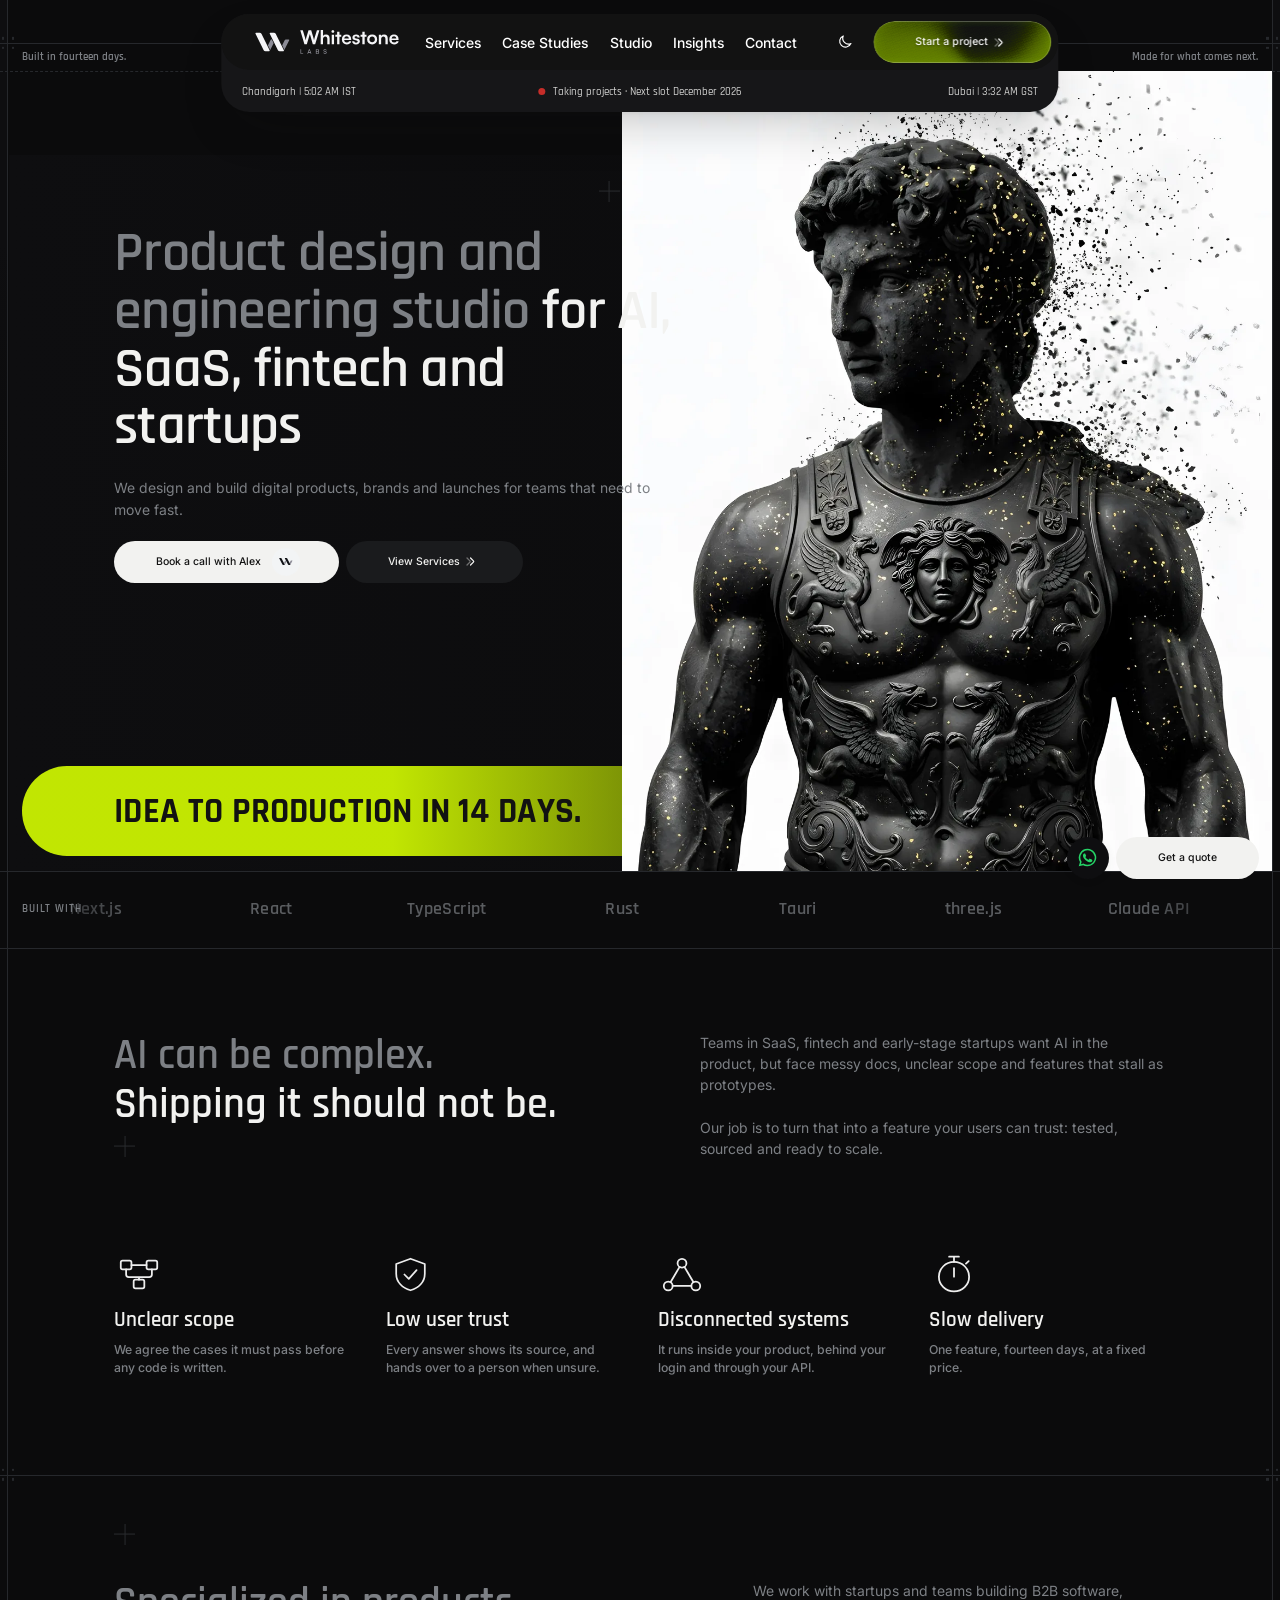
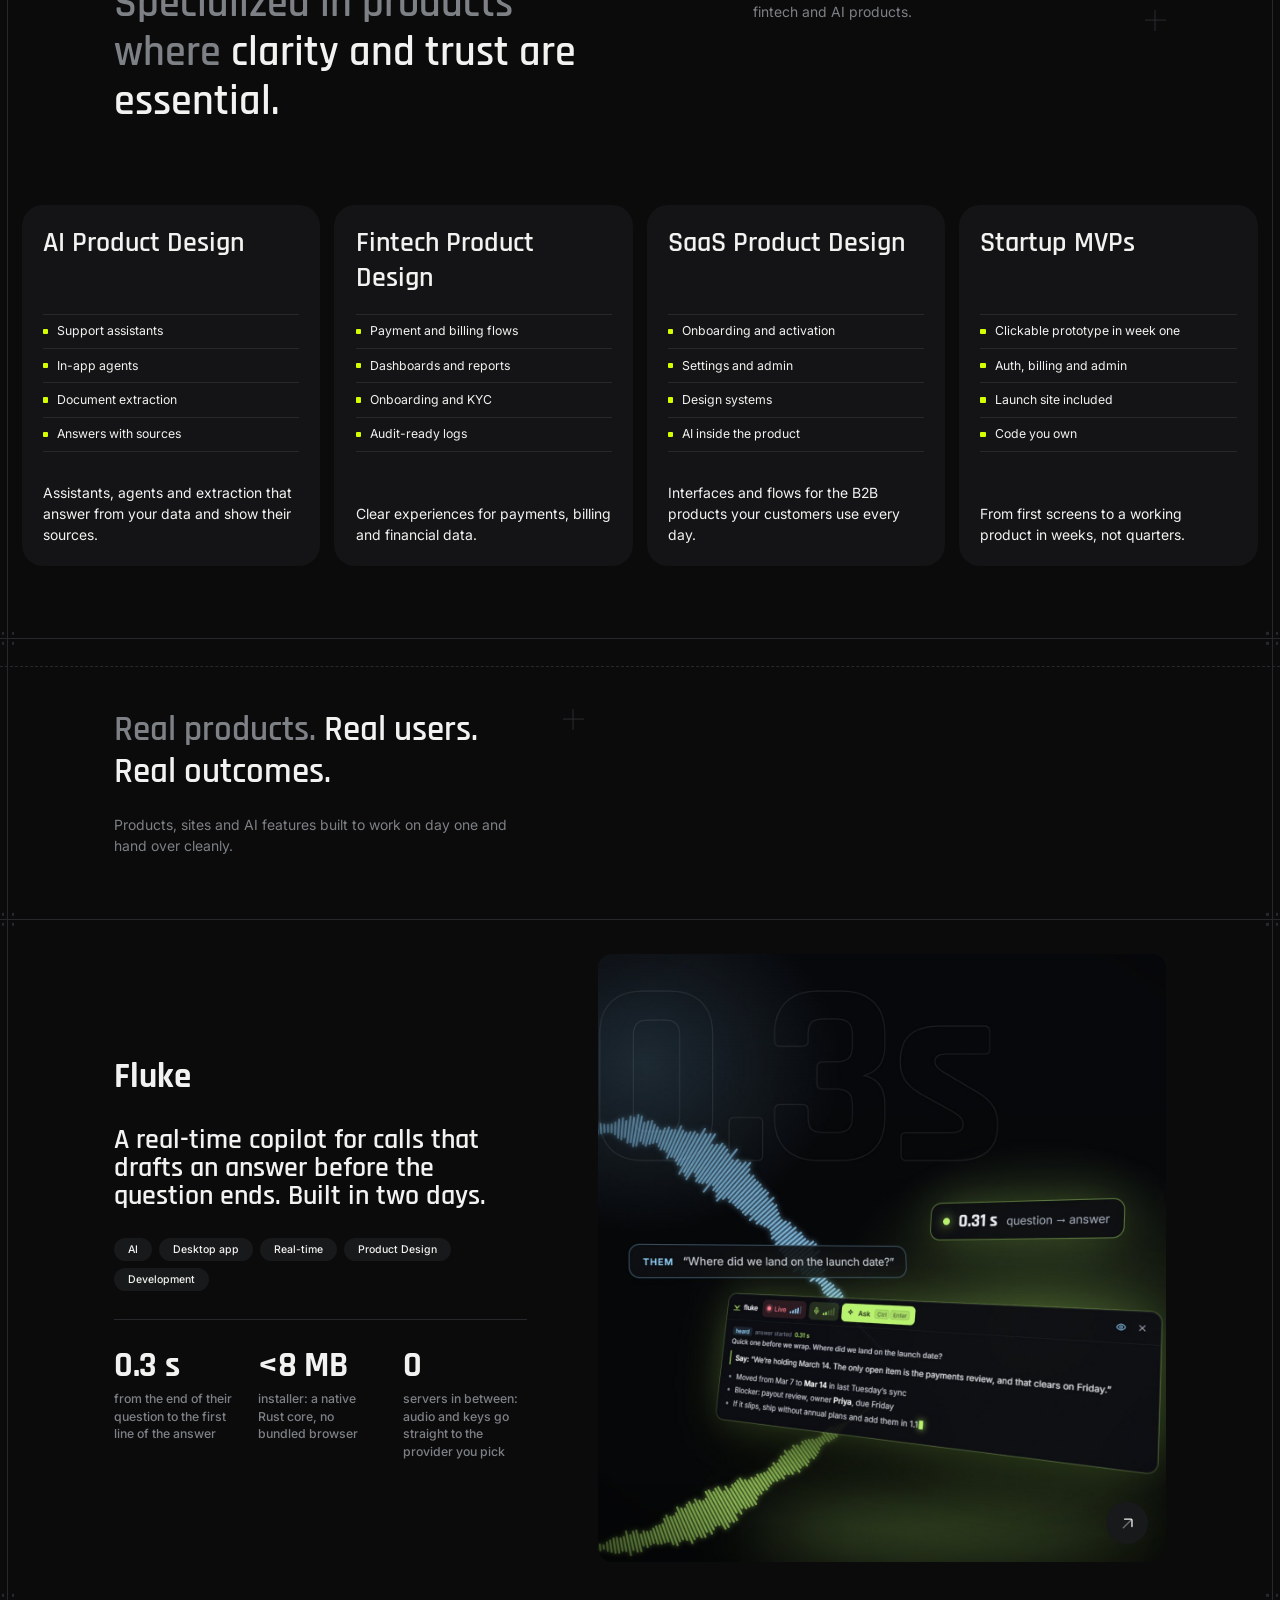
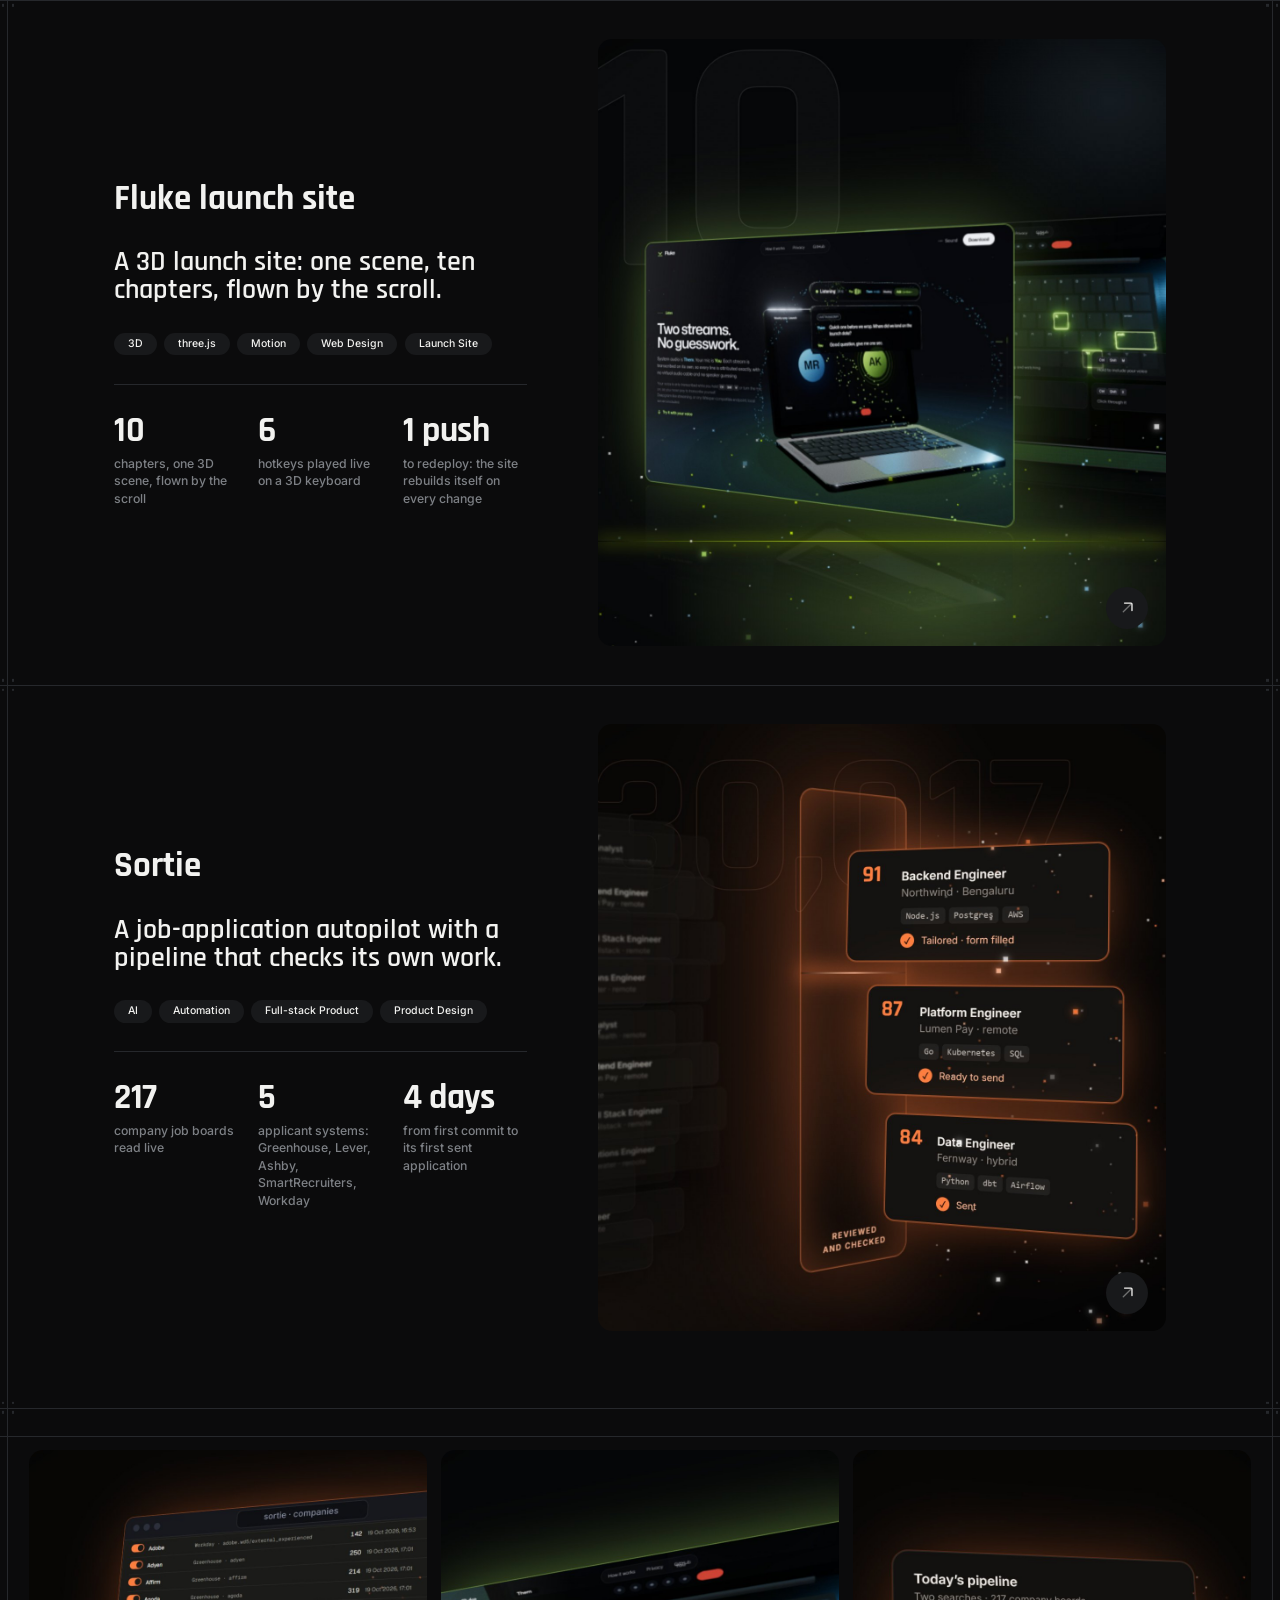
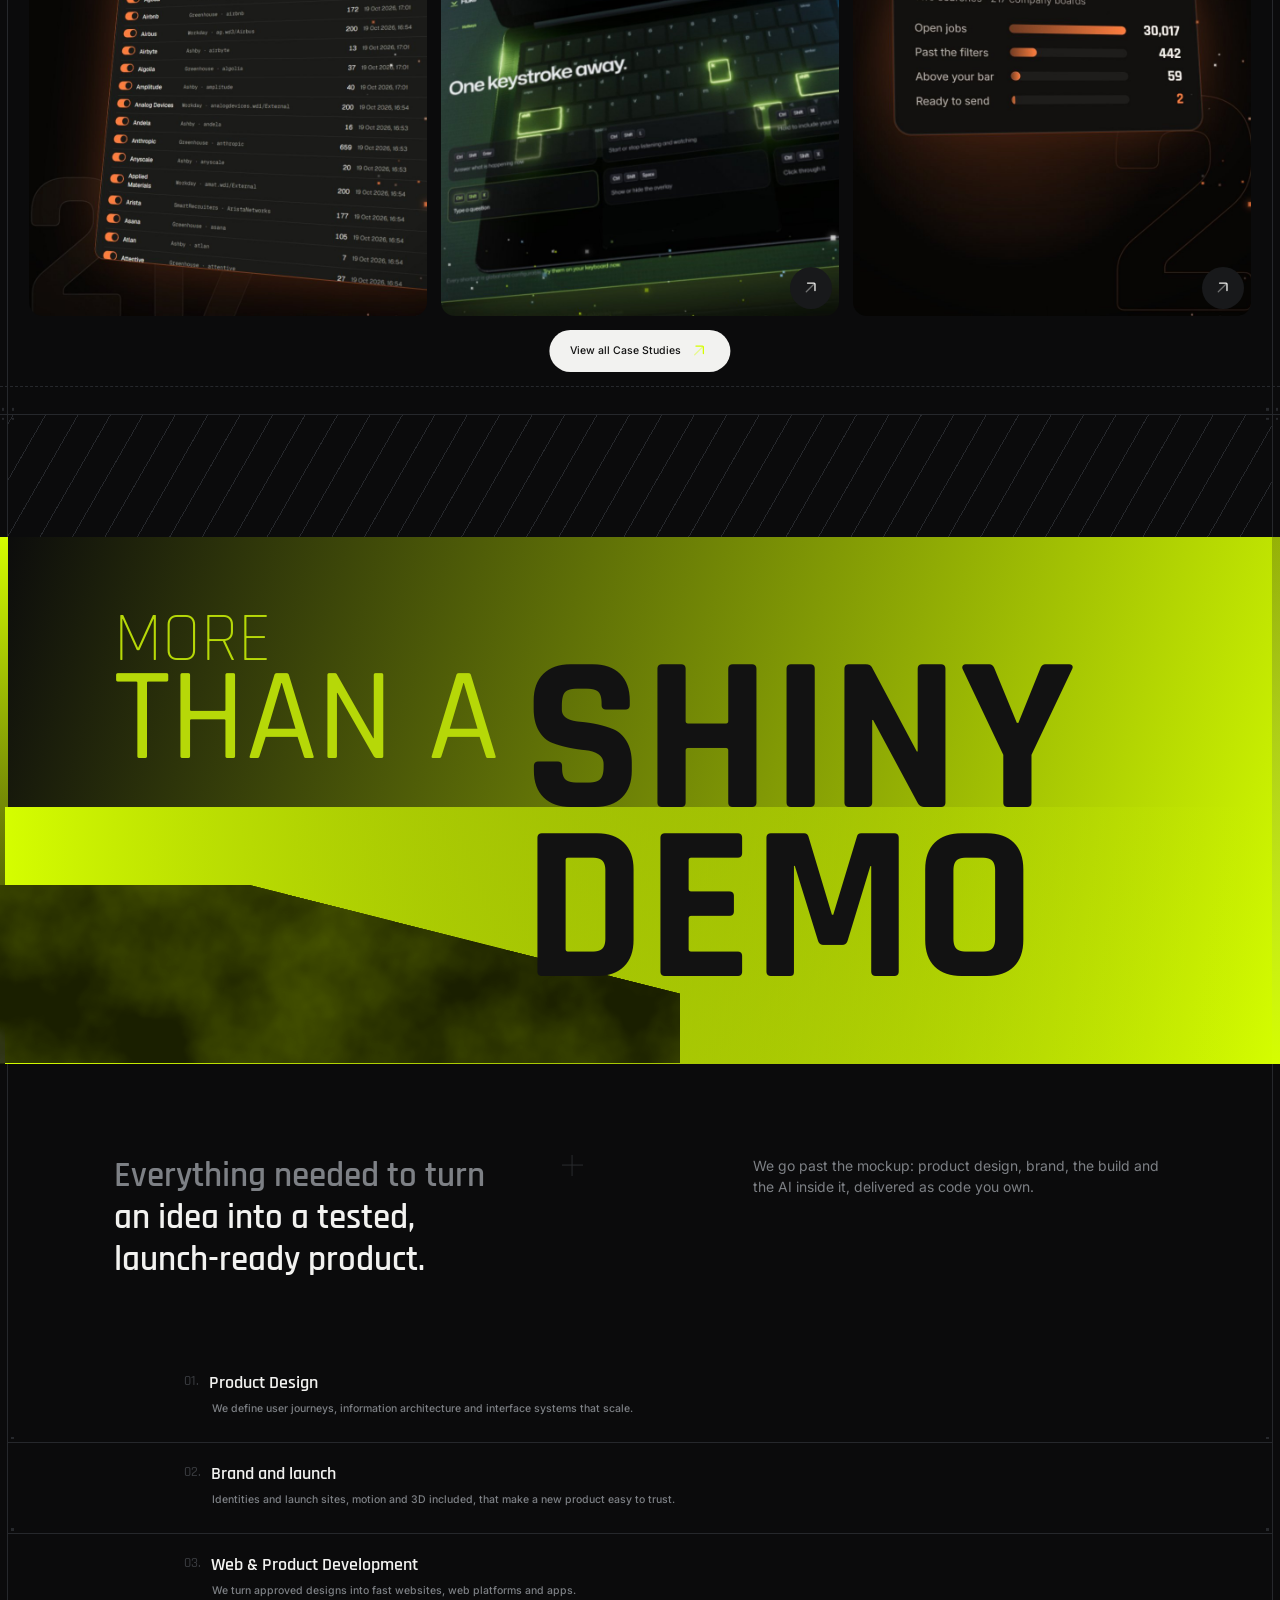
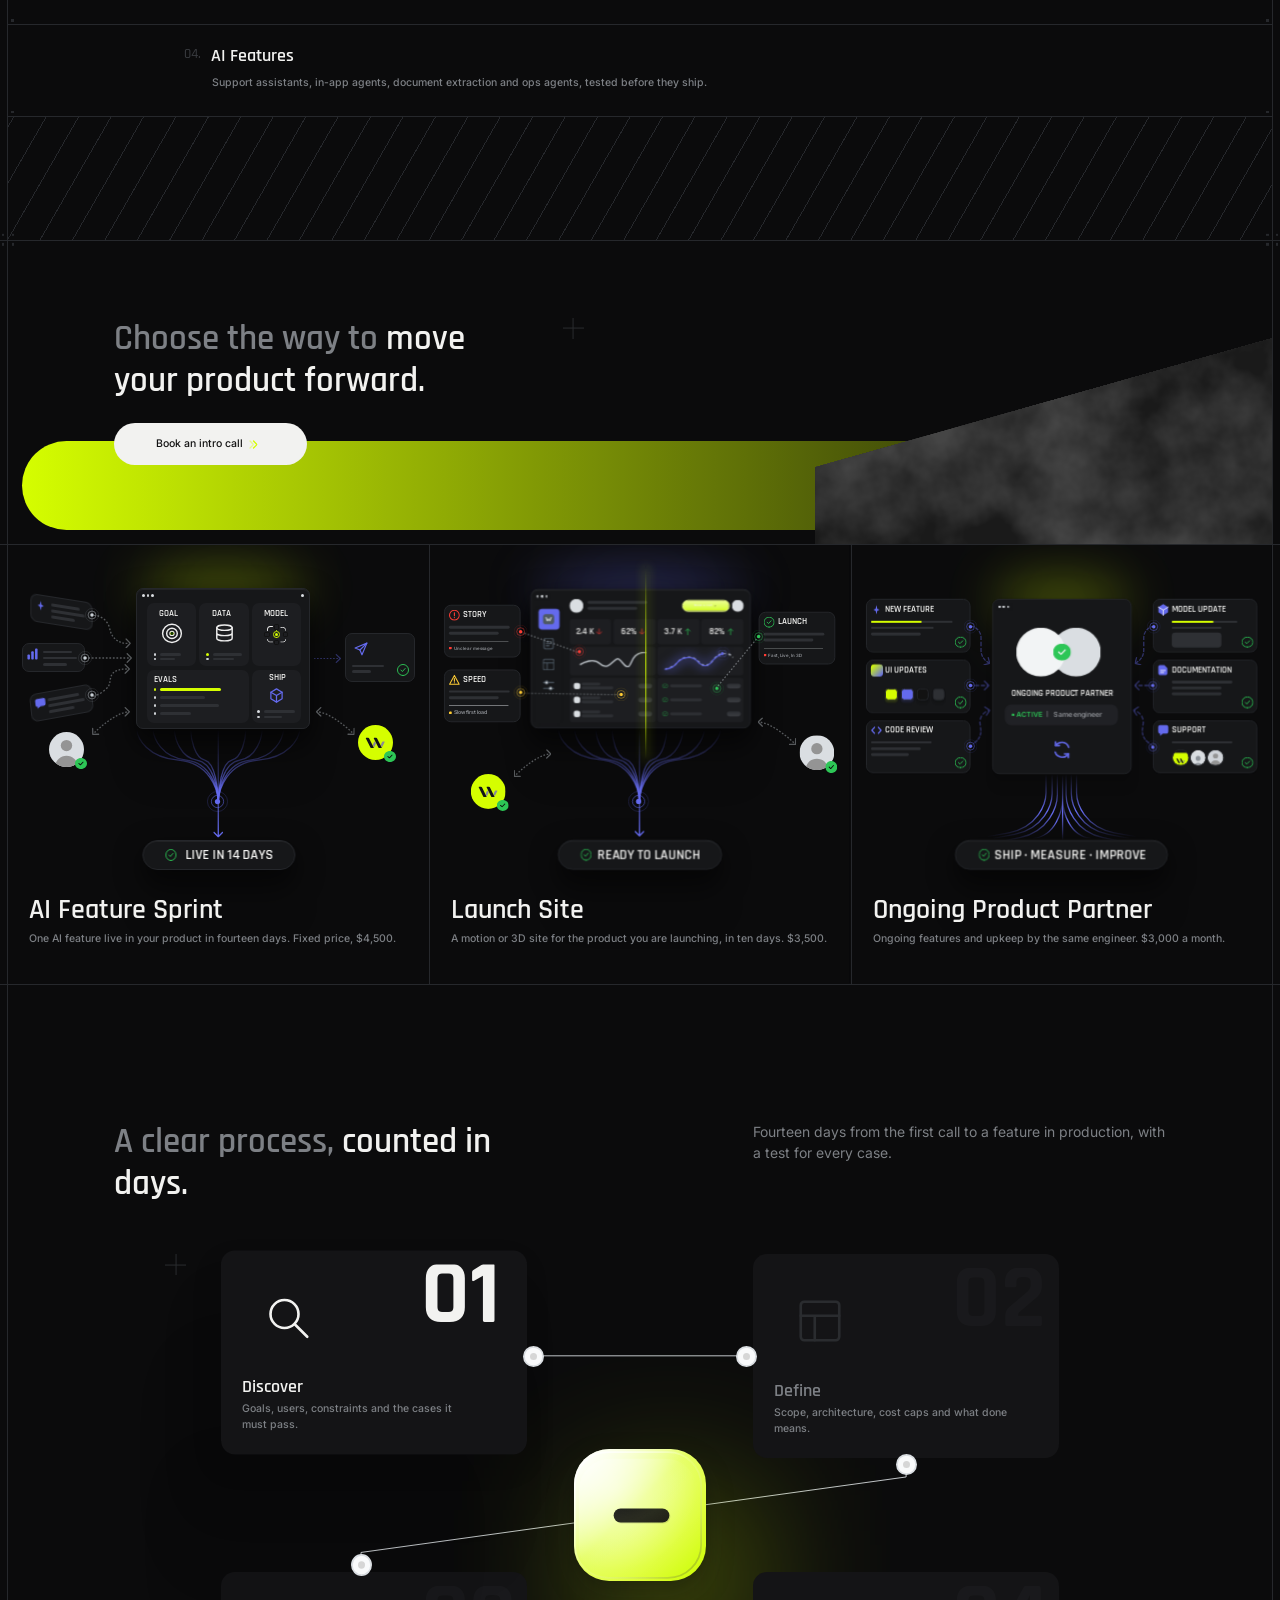
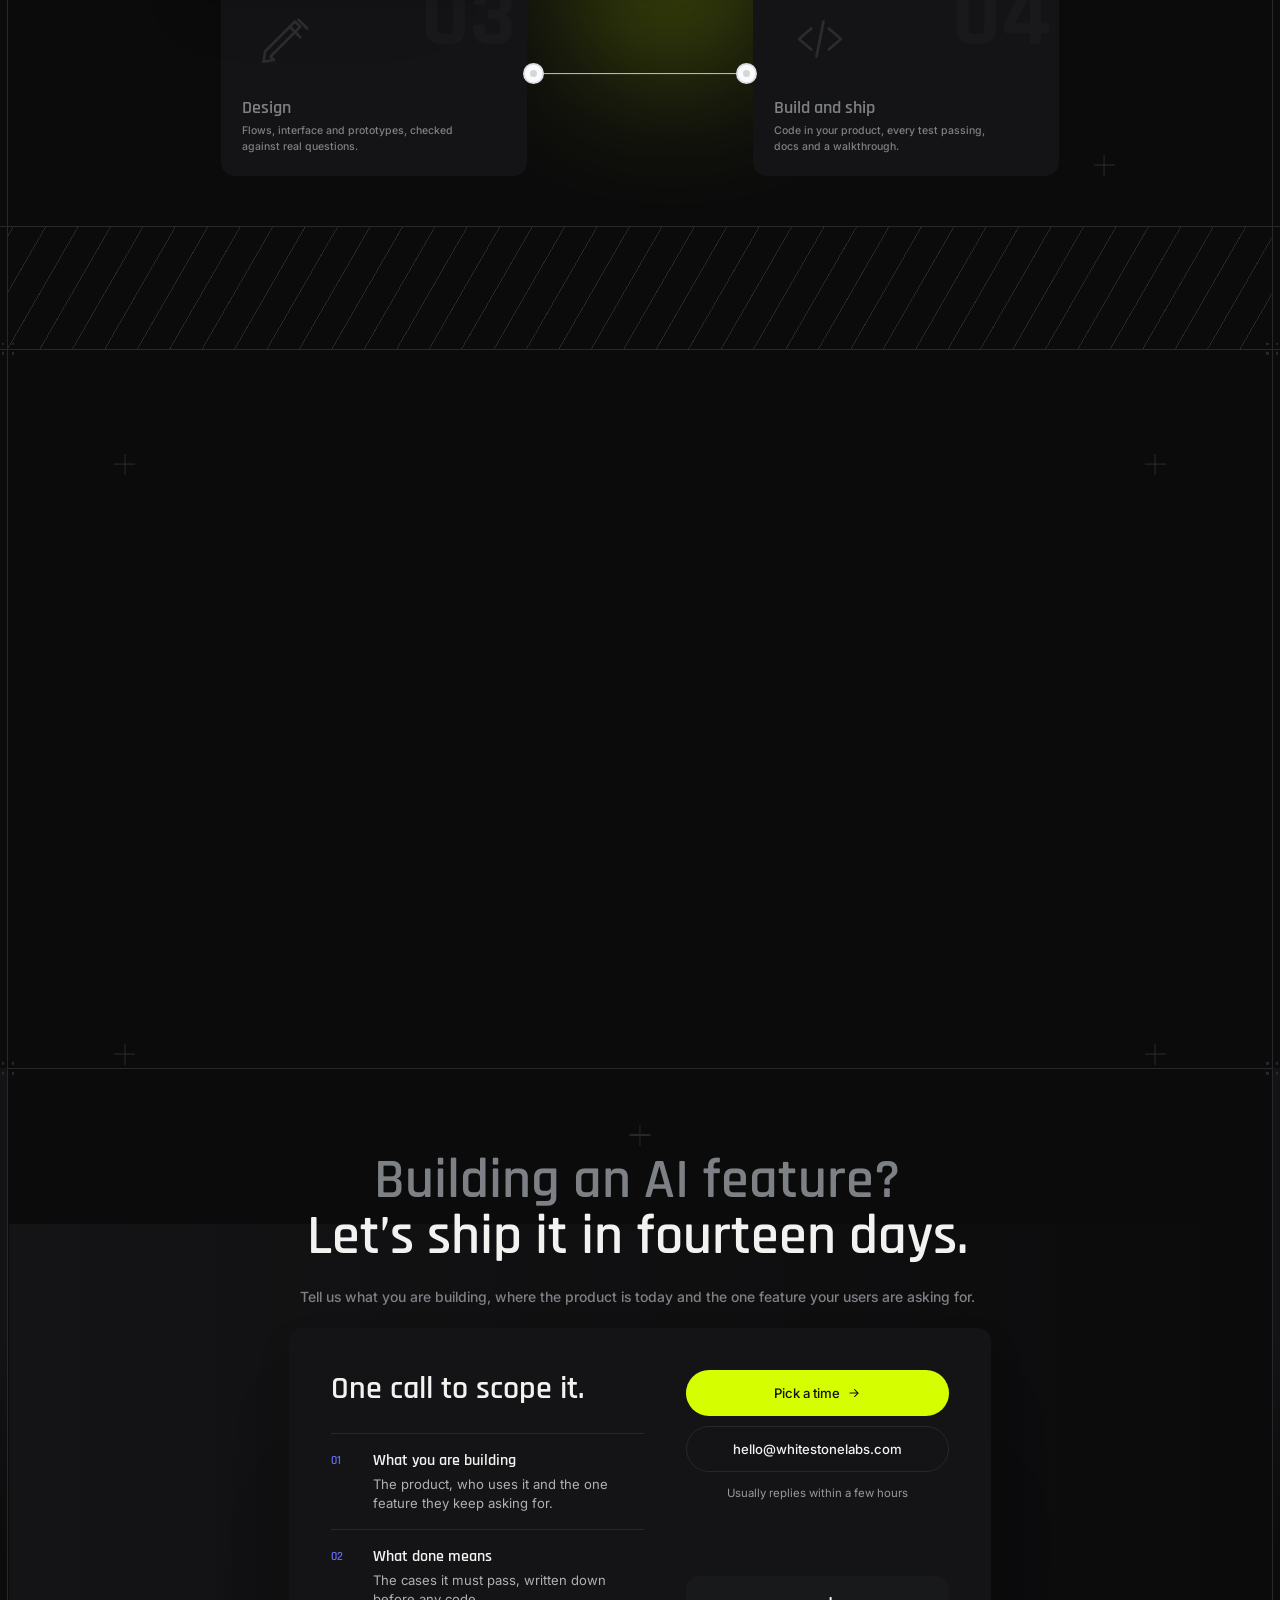
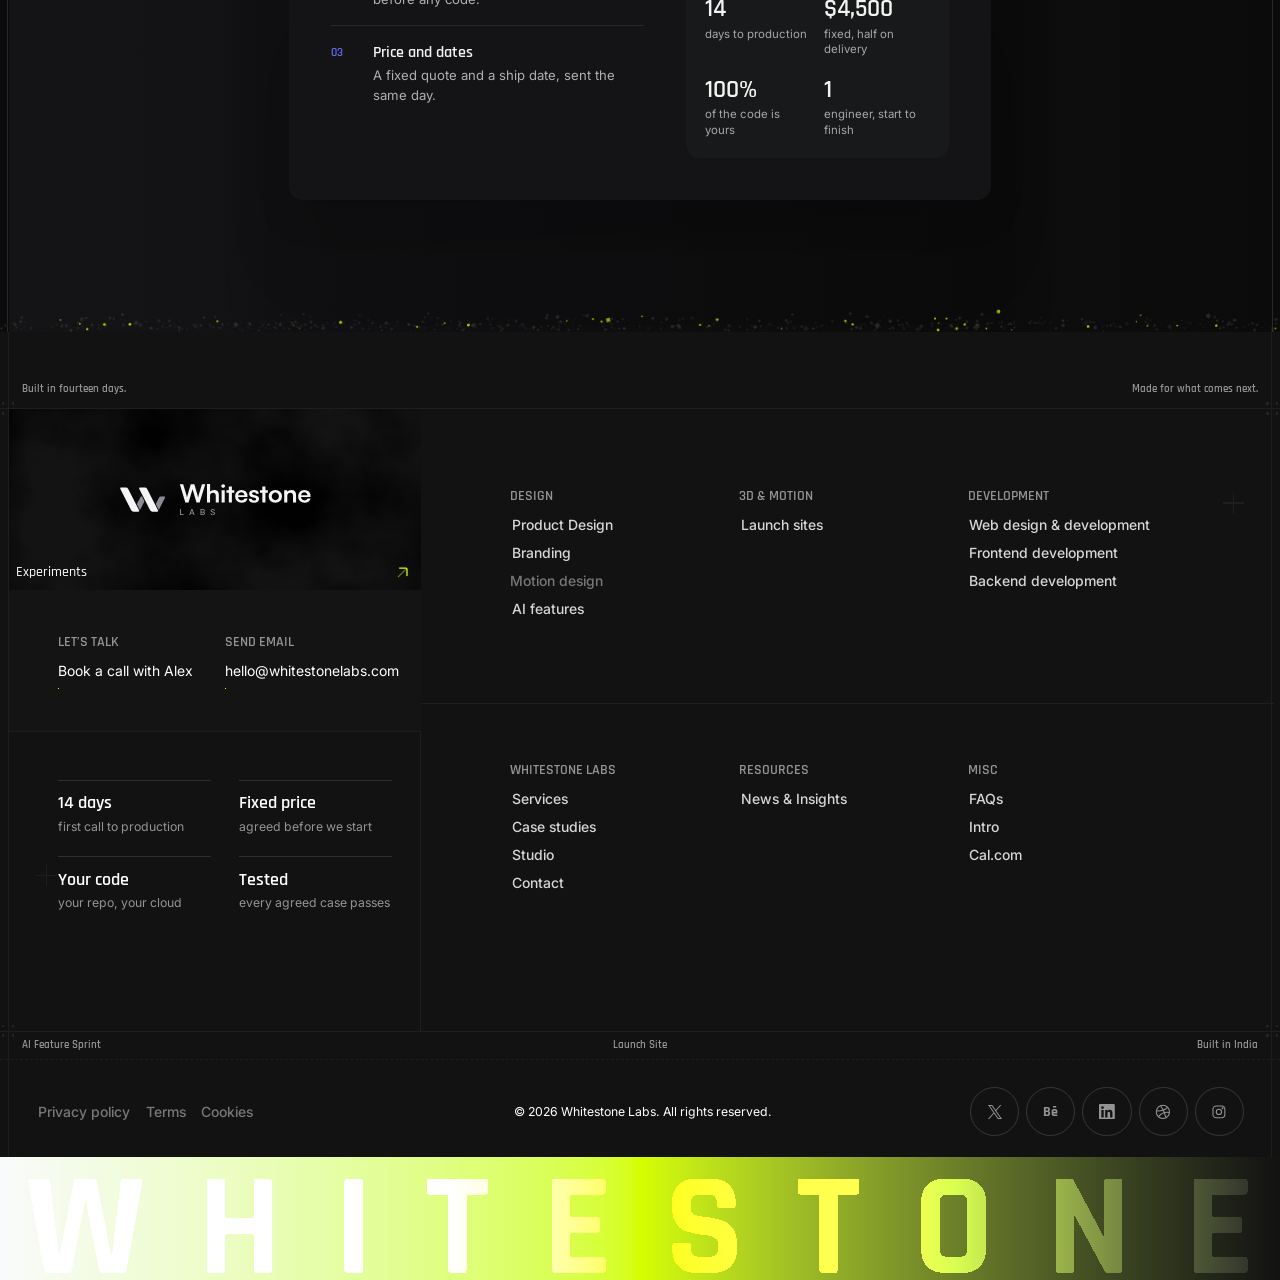
<file: index.html>
<!doctype html>
<html lang="en" class="jjo8ZG_variable U4jUma_variable antialiased">
<head>
  <meta charset="utf-8">
  <meta name="viewport" content="width=device-width, initial-scale=1">
  <title>Whitestone Labs — Product design and engineering studio</title>
  <meta name="description" content="Whitestone Labs designs, builds and launches digital products for AI, SaaS and fintech teams.">
  <link rel="icon" href="assets/favicon.svg" type="image/svg+xml">
  <link rel="preconnect" href="https://fonts.googleapis.com">
  <link rel="preconnect" href="https://fonts.gstatic.com" crossorigin>
  <link href="https://fonts.googleapis.com/css2?family=Inter:wght@400;500&family=Rajdhani:wght@300;500;600;700&display=swap" rel="stylesheet">
  <link rel="preload" href="assets/hero/bust.glb" as="fetch" crossorigin>
  <link rel="stylesheet" href="aller.css">
  <link rel="stylesheet" href="styles.css">
  <script>document.documentElement.dataset.theme = localStorage.getItem("theme") || "dark";</script>
</head>
<body>
<div class="page">
  <header class="nav" id="nav">
    <div class="nav-pill">
      <a class="nav-logo" href="/" aria-label="Whitestone Labs home"><img src="assets/logo-horizontal-white.svg" alt="Whitestone Labs" width="166" height="32"></a>
      <nav aria-label="Main">
        <ul class="nav-links" id="nav-menu">
          <li><a href="#services">Services</a></li>
          <li><a href="#work">Case Studies</a></li>
          <li><a href="#studio">Studio</a></li>
          <li><a href="#insights">Insights</a></li>
          <li><a href="#contact">Contact</a></li>
          <li class="nav-menu-cta"><a href="#contact">Start a project</a></li>
        </ul>
      </nav>
      <button class="theme-btn" id="theme-btn" type="button" aria-label="Switch to dark mode">
        <svg class="sun" viewBox="0 0 24 24" fill="none" stroke="currentColor" stroke-width="1.6" stroke-linecap="round" aria-hidden="true"><circle cx="12" cy="12" r="4"/><path d="M12 2v2M12 20v2M4.9 4.9l1.4 1.4M17.7 17.7l1.4 1.4M2 12h2M20 12h2M4.9 19.1l1.4-1.4M17.7 6.3l1.4-1.4"/></svg>
        <svg class="moon" viewBox="0 0 24 24" fill="none" stroke="currentColor" stroke-width="1.6" stroke-linecap="round" stroke-linejoin="round" aria-hidden="true"><path d="M20 14.5A8 8 0 0 1 9.5 4a8 8 0 1 0 10.5 10.5Z"/></svg>
      </button>
      <button class="menu-btn" id="menu-btn" type="button" aria-label="Open menu" aria-expanded="false" aria-controls="nav-menu"><span></span><span></span></button>
      <a class="btn btn-lime" href="#contact" style="--btn-gap:0px;--btn-px:48px"><span class="glow" aria-hidden="true"></span><span>Start a project</span><svg aria-hidden="true" width="24" height="24" viewBox="0 0 24 24" fill="none"><g transform="translate(7.25 7.25)" stroke="currentColor" stroke-width="1.5" stroke-linecap="round" stroke-linejoin="round"><path d="M4.75 .75 8.04 4.04a1 1 0 0 1 0 1.42L4.75 8.75"/><path opacity=".4" d="M.75 .75 4.04 4.04a1 1 0 0 1 0 1.42L.75 8.75"/></g></svg></a>
    </div>
    <div class="nav-tray">
      <p><span data-clock="Asia/Kolkata">Chandigarh</span></p>
      <p class="status"><span class="dot" aria-hidden="true"></span>Taking projects · Next slot December 2026</p>
      <p><span data-clock="Europe/London" data-cycle="Europe/London=London;Asia/Dubai=Dubai;America/New_York=New York;Australia/Sydney=Sydney">London</span></p>
    </div>
  </header>

  <main>
    <span class="frame-x" aria-hidden="true"></span>

    <section class="hero" aria-labelledby="hero-title">
      <div aria-hidden="true">
        <div class="fade-side l"></div>
        <div class="fade-side r"></div>
        <span class="rule" style="top:49px"></span>
        <span class="studs" style="top:49px;left:-7px"><i></i><i></i><i></i><i></i></span>
        <span class="studs" style="top:49px;right:-7px"><i></i><i></i><i></i><i></i></span>
        <span class="rule dashed" style="top:81px"></span>
        <div class="edge"><p>Built in fourteen days.</p><p>Made for what comes next.</p></div>
        <div class="fade-left"></div>
        <div class="orn" style="top:111px;left:-72px">
          <span class="q"><i></i><i></i><i></i><i></i></span><span class="hatch"></span><span class="q"><i></i><i></i><i></i><i></i></span>
          <span class="bars"><i style="height:44px"></i><i style="height:66px"></i><i style="height:61.3px"></i><i style="height:62.9px"></i></span>
          <span class="v">2026</span>
          <span class="duo"><i style="width:4px"></i><i style="width:8px"></i></span>
          <span class="v">WHITESTONE LABS</span>
          <span class="v sm">DESIGN /<br>BUILD</span>
          <span class="q"><i></i><i></i><i></i><i></i></span><span class="hatch"></span><span class="q"><i></i><i></i><i></i><i></i></span>
        </div>
        <div class="orn" style="top:265px;left:1504px">
          <span class="q"><i></i><i></i><i></i><i></i></span><span class="hatch"></span><span class="q"><i></i><i></i><i></i><i></i></span>
          <span class="v sm">PRODUCT<br>STUDIO</span>
          <span class="v">2026</span>
          <span class="bars"><i style="height:44px"></i><i style="height:66px"></i><i style="height:61.3px"></i><i style="height:62.9px"></i></span>
          <span class="q"><i></i><i></i><i></i><i></i></span><span class="hatch"></span><span class="q"><i></i><i></i><i></i><i></i></span>
        </div>
        <span class="cross" style="top:206px;left:673px"></span>
        <span class="cross" style="top:814px;left:1380px"></span>
      </div>

      <div class="hero-copy">
        <div class="stack">
          <div class="words">
            <h1 id="hero-title" class="h-two" data-reveal="lines">Product design and engineering studio <span class="k">for AI, SaaS, fintech and startups</span></h1>
            <p data-reveal="up">We design and build digital products, brands and launches for teams that need to move fast.</p>
          </div>
        </div>
        <div class="hero-actions" data-reveal="up" style="--reveal-delay:.35s">
          <a class="btn btn-dark" href="#contact" style="--btn-gap:16px;--btn-px:48px"><span>Book a call with Alex</span><span class="avatar" aria-hidden="true"><span><img src="assets/mark-black.svg" alt=""></span></span></a>
          <a class="btn btn-light" href="#services" style="--btn-gap:0px;--btn-px:48px"><span>View Services</span><svg aria-hidden="true" width="24" height="24" viewBox="0 0 24 24" fill="none"><g transform="translate(7.25 7.25)" stroke="currentColor" stroke-width="1.5" stroke-linecap="round" stroke-linejoin="round"><path d="M4.75 .75 8.04 4.04a1 1 0 0 1 0 1.42L4.75 8.75"/><path opacity=".4" d="M.75 .75 4.04 4.04a1 1 0 0 1 0 1.42L.75 8.75"/></g></svg></a>
        </div>
      </div>

      <div class="band-hero" aria-hidden="true"></div>
      <p class="band-line" data-reveal="up" style="--reveal-delay:.5s">Idea to production in 14 days.</p>
      <div class="hero-figure" id="hero-figure">
        <img class="hero-still" src="assets/hero/statue-still.webp" alt="" aria-hidden="true">
        <canvas id="statue" aria-hidden="true"></canvas>
      </div>
      <span class="rule" style="top:992px" aria-hidden="true"></span>

      <!-- the stack we ship with (real tools; replace with client logos once there are real clients) -->
      <div class="clients">
        <p class="clients-label">Built with</p>
        <div class="marquee">
          <ul>
            <li><span>Next.js</span></li><li><span>React</span></li><li><span>TypeScript</span></li><li><span>Rust</span></li><li><span>Tauri</span></li><li><span>three.js</span></li><li><span>Claude API</span></li><li><span>SQLite</span></li>
            <li aria-hidden="true"><span>Next.js</span></li><li aria-hidden="true"><span>React</span></li><li aria-hidden="true"><span>TypeScript</span></li><li aria-hidden="true"><span>Rust</span></li><li aria-hidden="true"><span>Tauri</span></li><li aria-hidden="true"><span>three.js</span></li><li aria-hidden="true"><span>Claude API</span></li><li aria-hidden="true"><span>SQLite</span></li>
          </ul>
        </div>
      </div>
    </section>
    <!-- SECTIONS -->
<section class="relative px-4 py-20 md:px-8 md:py-28 lg:h-[1080px] lg:p-0 ws-problems"><span aria-hidden="true" style="top:0" class="pointer-events-none absolute left-1/2 w-(--vw) -translate-x-1/2 border-t  border-border"></span><div class="max-lg:hidden"><span aria-hidden="true" class="pointer-events-none block size-6 absolute top-[214px] left-[121px]"><span class="absolute left-1/2 top-0 h-full w-px -translate-x-1/2 bg-dark-10"></span><span class="absolute top-1/2 left-0 h-px w-full -translate-y-1/2 bg-dark-10"></span></span><span aria-hidden="true" class="pointer-events-none block size-6 absolute top-[754px] left-[1295px]"><span class="absolute left-1/2 top-0 h-full w-px -translate-x-1/2 bg-dark-10"></span><span class="absolute top-1/2 left-0 h-px w-full -translate-y-1/2 bg-dark-10"></span></span></div><div class="flex flex-col gap-14 lg:absolute lg:top-[363px] ws-problems-body lg:left-[121px] lg:w-[1198px] lg:gap-[104px]"><div class="flex flex-col gap-6 lg:flex-row lg:items-start lg:gap-[137px]"><h2 class="font-display font-semibold text-dark-950 text-[34px] leading-[40px] md:text-5xl md:leading-14 lg:w-[530.5px]" data-reveal="lines"><span data-w="" class="text-dark-30">AI</span> <span data-w="" class="text-dark-30">can</span> <span data-w="" class="text-dark-30">be</span> <span data-w="" class="text-dark-30">complex.</span> <span data-w="">Shipping</span> <span data-w="">it</span> <span data-w="">should</span> <span data-w="">not</span> <span data-w="">be.</span> </h2><div data-reveal="up" class="flex flex-col gap-6 text-base leading-6 text-dark-30 lg:w-[530.5px]"><p>Teams in SaaS, fintech and early-stage startups want AI in the product, but face messy docs, unclear scope and features that stall as prototypes.</p><p>Our job is to turn that into a feature your users can trust: tested, sourced and ready to scale.</p></div></div><ul class="grid gap-10 sm:grid-cols-2 lg:grid-cols-4"><li data-reveal="slide" class="flex flex-col gap-2"><span class="flex size-14 items-center justify-center"><img alt="" loading="lazy" width="45" height="35.67" decoding="async" data-nimg="1" style="color:transparent" src="assets/s/icon-flow.svg"/></span><h3 class="font-display text-2xl leading-8 font-semibold text-dark-950">Unclear scope</h3><p class="text-sm leading-5 font-medium text-dark-30">We agree the cases it must pass before any code is written.</p></li><li data-reveal="slide" class="flex flex-col gap-2"><span class="flex size-14 items-center justify-center"><img alt="" loading="lazy" width="45" height="40.33" decoding="async" data-nimg="1" style="color:transparent" src="assets/s/icon-trust.svg"/></span><h3 class="font-display text-2xl leading-8 font-semibold text-dark-950">Low user trust</h3><p class="text-sm leading-5 font-medium text-dark-30">Every answer shows its source, and hands over to a person when unsure.</p></li><li data-reveal="slide" class="flex flex-col gap-2"><span class="flex size-14 items-center justify-center"><img alt="" loading="lazy" width="45" height="40.8" decoding="async" data-nimg="1" style="color:transparent" src="assets/s/icon-group.svg"/></span><h3 class="font-display text-2xl leading-8 font-semibold text-dark-950">Disconnected systems</h3><p class="text-sm leading-5 font-medium text-dark-30">It runs inside your product, behind your login and through your API.</p></li><li data-reveal="slide" class="flex flex-col gap-2"><span class="flex size-14 items-center justify-center"><img alt="" loading="lazy" width="45" height="45" decoding="async" data-nimg="1" style="color:transparent" src="assets/s/icon-speed.svg"/></span><h3 class="font-display text-2xl leading-8 font-semibold text-dark-950">Slow delivery</h3><p class="text-sm leading-5 font-medium text-dark-30">One feature, fourteen days, at a fixed price.</p></li></ul></div></section>
<section class="relative px-4 pt-20 pb-4 md:px-8 md:pt-28 lg:h-[1429px] lg:p-0 ws-industries"><span aria-hidden="true" style="top:0" class="pointer-events-none absolute left-1/2 w-(--vw) -translate-x-1/2 border-t  border-border"></span><span aria-hidden="true" style="top:0" class="pointer-events-none absolute z-30 grid size-3.5 grid-cols-[3px_3px] content-between justify-between -left-[7px] -translate-y-1/2"><span class="size-[3px] bg-border"></span><span class="size-[3px] bg-border"></span><span class="size-[3px] bg-border"></span><span class="size-[3px] bg-border"></span></span><span aria-hidden="true" style="top:0" class="pointer-events-none absolute z-30 grid size-3.5 grid-cols-[3px_3px] content-between justify-between -right-[7px] -translate-y-1/2"><span class="size-[3px] bg-border"></span><span class="size-[3px] bg-border"></span><span class="size-[3px] bg-border"></span><span class="size-[3px] bg-border"></span></span><div class="max-lg:hidden"><span aria-hidden="true" class="pointer-events-none block size-6 absolute top-[56px] left-[121px]"><span class="absolute left-1/2 top-0 h-full w-px -translate-x-1/2 bg-dark-10"></span><span class="absolute top-1/2 left-0 h-px w-full -translate-y-1/2 bg-dark-10"></span></span></div><div class="flex flex-col gap-12 lg:absolute lg:top-[120px] lg:left-4 lg:w-[1408px] lg:items-center lg:gap-[88px]"><div class="flex w-full flex-col gap-6 lg:h-[168px] lg:flex-row lg:items-start lg:justify-center lg:gap-[153px]"><h2 class="font-display font-semibold text-dark-950 text-[34px] leading-[40px] md:text-5xl md:leading-14 lg:w-[575px]" data-reveal="lines"><span data-w="" class="text-dark-30">Specialized</span> <span data-w="" class="text-dark-30">in</span> <span data-w="" class="text-dark-30">products</span> <span data-w="" class="text-dark-30">where</span> <span data-w="">clarity</span> <span data-w="">and</span> <span data-w="">trust</span> <span data-w="">are</span> <span data-w="">essential.</span> </h2><p data-reveal="up" class="text-base leading-6 text-dark-30 lg:w-[470px]">We work with startups and teams building B2B software, fintech and AI products.</p></div><ul class="-mx-4 flex no-scrollbar snap-x snap-mandatory gap-4 overflow-x-auto px-4 pb-6 md:-mx-8 md:px-8 lg:mx-0 lg:w-full lg:overflow-visible lg:px-0 lg:pb-0"><li data-reveal="slide" data-sound-hover="true" tabindex="0" class="group relative flex h-[400px] w-[280px] shrink-0 snap-start flex-col gap-2 overflow-hidden rounded-3xl bg-white p-6 md:h-[440px] md:w-[320px] lg:h-[483px] lg:w-[340px] transition-[filter] duration-500 hover:drop-shadow-[0_13px_14.5px_rgba(0,0,0,0.1)] focus-visible:drop-shadow-[0_13px_14.5px_rgba(0,0,0,0.1)] focus-visible:outline-2 focus-visible:outline-violet max-lg:cursor-pointer max-lg:focus:drop-shadow-[0_13px_14.5px_rgba(0,0,0,0.1)] max-lg:focus:outline-none"><div class="flex flex-1 flex-col justify-between"><h3 class="font-display text-[28px] leading-9 font-semibold text-dark-950 md:text-[32px] md:leading-10">AI Product Design</h3><ul class="ws-card-list"><li>Support assistants</li><li>In-app agents</li><li>Document extraction</li><li>Answers with sources</li></ul><p class="text-base leading-6 text-dark-950">Assistants, agents and extraction that answer from your data and show their sources.</p></div></li><li data-reveal="slide" data-sound-hover="true" tabindex="0" class="group relative flex h-[400px] w-[280px] shrink-0 snap-start flex-col gap-2 overflow-hidden rounded-3xl bg-white p-6 md:h-[440px] md:w-[320px] lg:h-[483px] lg:w-[340px] transition-[filter] duration-500 hover:drop-shadow-[0_13px_14.5px_rgba(0,0,0,0.1)] focus-visible:drop-shadow-[0_13px_14.5px_rgba(0,0,0,0.1)] focus-visible:outline-2 focus-visible:outline-violet max-lg:cursor-pointer max-lg:focus:drop-shadow-[0_13px_14.5px_rgba(0,0,0,0.1)] max-lg:focus:outline-none"><div class="flex flex-1 flex-col justify-between"><h3 class="font-display text-[28px] leading-9 font-semibold text-dark-950 md:text-[32px] md:leading-10">Fintech Product Design</h3><ul class="ws-card-list"><li>Payment and billing flows</li><li>Dashboards and reports</li><li>Onboarding and KYC</li><li>Audit-ready logs</li></ul><p class="text-base leading-6 text-dark-950">Clear experiences for payments, billing and financial data.</p></div></li><li data-reveal="slide" data-sound-hover="true" tabindex="0" class="group relative flex h-[400px] w-[280px] shrink-0 snap-start flex-col gap-2 overflow-hidden rounded-3xl bg-white p-6 md:h-[440px] md:w-[320px] lg:h-[483px] lg:w-[340px] transition-[filter] duration-500 hover:drop-shadow-[0_13px_14.5px_rgba(0,0,0,0.1)] focus-visible:drop-shadow-[0_13px_14.5px_rgba(0,0,0,0.1)] focus-visible:outline-2 focus-visible:outline-violet max-lg:cursor-pointer max-lg:focus:drop-shadow-[0_13px_14.5px_rgba(0,0,0,0.1)] max-lg:focus:outline-none"><div class="flex flex-1 flex-col justify-between"><h3 class="font-display text-[28px] leading-9 font-semibold text-dark-950 md:text-[32px] md:leading-10">SaaS Product Design</h3><ul class="ws-card-list"><li>Onboarding and activation</li><li>Settings and admin</li><li>Design systems</li><li>AI inside the product</li></ul><p class="text-base leading-6 text-dark-950">Interfaces and flows for the B2B products your customers use every day.</p></div></li><li data-reveal="slide" data-sound-hover="true" tabindex="0" class="group relative flex h-[400px] w-[280px] shrink-0 snap-start flex-col gap-2 overflow-hidden rounded-3xl bg-white p-6 md:h-[440px] md:w-[320px] lg:h-[483px] lg:w-[340px] transition-[filter] duration-500 hover:drop-shadow-[0_13px_14.5px_rgba(0,0,0,0.1)] focus-visible:drop-shadow-[0_13px_14.5px_rgba(0,0,0,0.1)] focus-visible:outline-2 focus-visible:outline-violet max-lg:cursor-pointer max-lg:focus:drop-shadow-[0_13px_14.5px_rgba(0,0,0,0.1)] max-lg:focus:outline-none"><div class="flex flex-1 flex-col justify-between"><h3 class="font-display text-[28px] leading-9 font-semibold text-dark-950 md:text-[32px] md:leading-10">Startup MVPs</h3><ul class="ws-card-list"><li>Clickable prototype in week one</li><li>Auth, billing and admin</li><li>Launch site included</li><li>Code you own</li></ul><p class="text-base leading-6 text-dark-950">From first screens to a working product in weeks, not quarters.</p></div></li></ul></div></section>
<section id="work" class="relative px-4 pt-20 pb-16 md:px-8 md:pt-28 lg:h-[3390px] lg:p-0"><span aria-hidden="true" style="top:0" class="pointer-events-none absolute left-1/2 w-(--vw) -translate-x-1/2 border-t  border-border"></span><span aria-hidden="true" style="top:0" class="pointer-events-none absolute z-30 grid size-3.5 grid-cols-[3px_3px] content-between justify-between -left-[7px] -translate-y-1/2"><span class="size-[3px] bg-border"></span><span class="size-[3px] bg-border"></span><span class="size-[3px] bg-border"></span><span class="size-[3px] bg-border"></span></span><span aria-hidden="true" style="top:0" class="pointer-events-none absolute z-30 grid size-3.5 grid-cols-[3px_3px] content-between justify-between -right-[7px] -translate-y-1/2"><span class="size-[3px] bg-border"></span><span class="size-[3px] bg-border"></span><span class="size-[3px] bg-border"></span><span class="size-[3px] bg-border"></span></span><div class="max-lg:hidden"><span aria-hidden="true" style="top:32px" class="pointer-events-none absolute left-1/2 w-(--vw) -translate-x-1/2 border-t border-dashed border-border"></span><span aria-hidden="true" class="pointer-events-none block size-6 absolute top-20 left-[632px]"><span class="absolute left-1/2 top-0 h-full w-px -translate-x-1/2 bg-dark-10"></span><span class="absolute top-1/2 left-0 h-px w-full -translate-y-1/2 bg-dark-10"></span></span><span aria-hidden="true" style="top:320px" class="pointer-events-none absolute left-1/2 w-(--vw) -translate-x-1/2 border-t  border-border"></span><span aria-hidden="true" style="top:320px" class="pointer-events-none absolute z-30 grid size-3.5 grid-cols-[3px_3px] content-between justify-between -left-[7px] -translate-y-1/2"><span class="size-[3px] bg-border"></span><span class="size-[3px] bg-border"></span><span class="size-[3px] bg-border"></span><span class="size-[3px] bg-border"></span></span><span aria-hidden="true" style="top:320px" class="pointer-events-none absolute z-30 grid size-3.5 grid-cols-[3px_3px] content-between justify-between -right-[7px] -translate-y-1/2"><span class="size-[3px] bg-border"></span><span class="size-[3px] bg-border"></span><span class="size-[3px] bg-border"></span><span class="size-[3px] bg-border"></span></span><span aria-hidden="true" style="top:1096px" class="pointer-events-none absolute left-1/2 w-(--vw) -translate-x-1/2 border-t  border-border"></span><span aria-hidden="true" style="top:1096px" class="pointer-events-none absolute z-30 grid size-3.5 grid-cols-[3px_3px] content-between justify-between -left-[7px] -translate-y-1/2"><span class="size-[3px] bg-border"></span><span class="size-[3px] bg-border"></span><span class="size-[3px] bg-border"></span><span class="size-[3px] bg-border"></span></span><span aria-hidden="true" style="top:1096px" class="pointer-events-none absolute z-30 grid size-3.5 grid-cols-[3px_3px] content-between justify-between -right-[7px] -translate-y-1/2"><span class="size-[3px] bg-border"></span><span class="size-[3px] bg-border"></span><span class="size-[3px] bg-border"></span><span class="size-[3px] bg-border"></span></span><span aria-hidden="true" style="top:1876px" class="pointer-events-none absolute left-1/2 w-(--vw) -translate-x-1/2 border-t  border-border"></span><span aria-hidden="true" style="top:1876px" class="pointer-events-none absolute z-30 grid size-3.5 grid-cols-[3px_3px] content-between justify-between -left-[7px] -translate-y-1/2"><span class="size-[3px] bg-border"></span><span class="size-[3px] bg-border"></span><span class="size-[3px] bg-border"></span><span class="size-[3px] bg-border"></span></span><span aria-hidden="true" style="top:1876px" class="pointer-events-none absolute z-30 grid size-3.5 grid-cols-[3px_3px] content-between justify-between -right-[7px] -translate-y-1/2"><span class="size-[3px] bg-border"></span><span class="size-[3px] bg-border"></span><span class="size-[3px] bg-border"></span><span class="size-[3px] bg-border"></span></span><span aria-hidden="true" style="top:2699px" class="pointer-events-none absolute left-1/2 w-(--vw) -translate-x-1/2 border-t  border-border"></span><span aria-hidden="true" style="top:2699px" class="pointer-events-none absolute z-30 grid size-3.5 grid-cols-[3px_3px] content-between justify-between -left-[7px] -translate-y-1/2"><span class="size-[3px] bg-border"></span><span class="size-[3px] bg-border"></span><span class="size-[3px] bg-border"></span><span class="size-[3px] bg-border"></span></span><span aria-hidden="true" style="top:2699px" class="pointer-events-none absolute z-30 grid size-3.5 grid-cols-[3px_3px] content-between justify-between -right-[7px] -translate-y-1/2"><span class="size-[3px] bg-border"></span><span class="size-[3px] bg-border"></span><span class="size-[3px] bg-border"></span><span class="size-[3px] bg-border"></span></span><span aria-hidden="true" style="top:2731px" class="pointer-events-none absolute left-1/2 w-(--vw) -translate-x-1/2 border-t  border-border"></span><span aria-hidden="true" style="top:3358px" class="pointer-events-none absolute left-1/2 w-(--vw) -translate-x-1/2 border-t border-dashed border-border"></span></div><div class="flex flex-col gap-2 lg:absolute lg:top-20 lg:left-[121px] lg:w-[471px]"><div class="flex flex-col gap-6"><h2 class="font-display font-semibold text-dark-950 text-[32px] leading-[38px] md:text-[40px] md:leading-12 " data-reveal="lines"><span data-w="" class="text-dark-30">Real</span> <span data-w="" class="text-dark-30">products.</span> <span data-w="">Real</span> <span data-w="">users.</span> <span data-w="">Real</span> <span data-w="">outcomes.</span> </h2><p data-reveal="up" class="text-base leading-6 text-dark-30 lg:w-[470px]">Products, sites and AI features built to work on day one and hand over cleanly.</p></div></div><div class="-mx-4 mt-14 border-t border-border px-4 pt-14 md:-mx-8 md:px-8 lg:absolute lg:left-[121px] lg:mx-0 lg:mt-0 lg:border-0 lg:p-0 lg:[top:var(--top)]" style="--top:360px"><article data-reveal="slide" class="group/case flex flex-col gap-10 lg:flex-row lg:items-center lg:gap-[81px]"><div class="flex w-full flex-col gap-8 lg:w-[470px] lg:shrink-0"><div class="flex flex-wrap items-center gap-4 md:gap-8"><span class="font-display text-[40px] leading-12 font-bold text-dark-950">Fluke</span></div><div class="flex flex-col gap-8 lg:flex-col-reverse"><ul class="flex flex-wrap gap-2"><li class="rounded-2xl bg-surface px-4 py-1 text-xs leading-[18px] font-medium text-dark-950">AI</li><li class="rounded-2xl bg-surface px-4 py-1 text-xs leading-[18px] font-medium text-dark-950">Desktop app</li><li class="rounded-2xl bg-surface px-4 py-1 text-xs leading-[18px] font-medium text-dark-950">Real-time</li><li class="rounded-2xl bg-surface px-4 py-1 text-xs leading-[18px] font-medium text-dark-950">Product Design</li><li class="rounded-2xl bg-surface px-4 py-1 text-xs leading-[18px] font-medium text-dark-950">Development</li></ul><h3 class="font-display text-[28px] leading-8 font-semibold text-text-title lg:text-[32px]">A real-time copilot for calls that drafts an answer before the question ends. Built in two days.</h3></div><hr class="border-border"/><div class="flex w-full flex-col gap-8 lg:w-[469px]"><ul class="ws-facts"><li><strong>0.3 s</strong><span>from the end of their question to the first line of the answer</span></li><li><strong>&lt;8 MB</strong><span>installer: a native Rust core, no bundled browser</span></li><li><strong>0</strong><span>servers in between: audio and keys go straight to the provider you pick</span></li></ul></div></div><a class="group relative aspect-[390/531] w-full shrink-0 overflow-hidden rounded-2xl md:aspect-[647/531] lg:aspect-auto lg:h-[692px] lg:w-[647px]" aria-label="View case study" href="#work"><img alt="" loading="lazy" width="647" height="692" decoding="async" data-nimg="1" class="size-full object-cover transition-transform duration-700 ease-(--ease-out-expo) group-hover/case:scale-[1.09]" style="color:transparent" src="assets/s/cover-fluke.jpg"/><span aria-hidden="true" class="absolute right-2 bottom-2 flex size-12 items-center justify-center rounded-full bg-surface text-dark-950 lg:right-5 lg:bottom-5"><svg aria-hidden="true" class="" width="24" height="24" viewBox="0 0 24 24" fill="none"><g transform="rotate(135 12 12) translate(4.5 5.25)" stroke="currentColor" stroke-width="1.5" stroke-linecap="round" stroke-linejoin="round"><path d="M6.33579 12.75L1.04289 7.45711C0.652369 7.06658 0.652369 6.43342 1.04289 6.04289L6.33579 0.75"></path><path opacity="0.4" d="M14.3349 6.74936L1.33493 6.74936"></path></g></svg></span></a></article></div><div class="-mx-4 mt-14 border-t border-border px-4 pt-14 md:-mx-8 md:px-8 lg:absolute lg:left-[121px] lg:mx-0 lg:mt-0 lg:border-0 lg:p-0 lg:[top:var(--top)]" style="--top:1140px"><article data-reveal="slide" class="group/case flex flex-col gap-10 lg:flex-row lg:items-center lg:gap-[81px]"><div class="flex w-full flex-col gap-8 lg:w-[470px] lg:shrink-0"><div class="flex flex-wrap items-center gap-4 md:gap-8"><span class="font-display text-[40px] leading-12 font-bold text-dark-950">Fluke launch site</span></div><div class="flex flex-col gap-8 lg:flex-col-reverse"><ul class="flex flex-wrap gap-2"><li class="rounded-2xl bg-surface px-4 py-1 text-xs leading-[18px] font-medium text-dark-950">3D</li><li class="rounded-2xl bg-surface px-4 py-1 text-xs leading-[18px] font-medium text-dark-950">three.js</li><li class="rounded-2xl bg-surface px-4 py-1 text-xs leading-[18px] font-medium text-dark-950">Motion</li><li class="rounded-2xl bg-surface px-4 py-1 text-xs leading-[18px] font-medium text-dark-950">Web Design</li><li class="rounded-2xl bg-surface px-4 py-1 text-xs leading-[18px] font-medium text-dark-950">Launch Site</li></ul><h3 class="font-display text-[28px] leading-8 font-semibold text-text-title lg:text-[32px]">A 3D launch site: one scene, ten chapters, flown by the scroll.</h3></div><hr class="border-border"/><div class="flex w-full flex-col gap-8 lg:w-[469px]"><ul class="ws-facts"><li><strong>10</strong><span>chapters, one 3D scene, flown by the scroll</span></li><li><strong>6</strong><span>hotkeys played live on a 3D keyboard</span></li><li><strong>1 push</strong><span>to redeploy: the site rebuilds itself on every change</span></li></ul></div></div><a class="group relative aspect-[390/531] w-full shrink-0 overflow-hidden rounded-2xl md:aspect-[647/531] lg:aspect-auto lg:h-[692px] lg:w-[647px]" aria-label="View case study" href="#work"><img alt="" loading="lazy" width="647" height="692" decoding="async" data-nimg="1" class="size-full object-cover transition-transform duration-700 ease-(--ease-out-expo) group-hover/case:scale-[1.09]" style="color:transparent" src="assets/s/cover-fluke-site.jpg"/><span aria-hidden="true" class="absolute right-2 bottom-2 flex size-12 items-center justify-center rounded-full bg-surface text-dark-950 lg:right-5 lg:bottom-5"><svg aria-hidden="true" class="" width="24" height="24" viewBox="0 0 24 24" fill="none"><g transform="rotate(135 12 12) translate(4.5 5.25)" stroke="currentColor" stroke-width="1.5" stroke-linecap="round" stroke-linejoin="round"><path d="M6.33579 12.75L1.04289 7.45711C0.652369 7.06658 0.652369 6.43342 1.04289 6.04289L6.33579 0.75"></path><path opacity="0.4" d="M14.3349 6.74936L1.33493 6.74936"></path></g></svg></span></a></article></div><div class="-mx-4 mt-14 border-t border-border px-4 pt-14 md:-mx-8 md:px-8 lg:absolute lg:left-[121px] lg:mx-0 lg:mt-0 lg:border-0 lg:p-0 lg:[top:var(--top)]" style="--top:1920px"><article data-reveal="slide" class="group/case flex flex-col gap-10 lg:flex-row lg:items-center lg:gap-[81px]"><div class="flex w-full flex-col gap-8 lg:w-[470px] lg:shrink-0"><div class="flex flex-wrap items-center gap-4 md:gap-8"><span class="font-display text-[40px] leading-12 font-bold text-dark-950">Sortie</span></div><div class="flex flex-col gap-8 lg:flex-col-reverse"><ul class="flex flex-wrap gap-2"><li class="rounded-2xl bg-surface px-4 py-1 text-xs leading-[18px] font-medium text-dark-950">AI</li><li class="rounded-2xl bg-surface px-4 py-1 text-xs leading-[18px] font-medium text-dark-950">Automation</li><li class="rounded-2xl bg-surface px-4 py-1 text-xs leading-[18px] font-medium text-dark-950">Full-stack Product</li><li class="rounded-2xl bg-surface px-4 py-1 text-xs leading-[18px] font-medium text-dark-950">Product Design</li></ul><h3 class="font-display text-[28px] leading-8 font-semibold text-text-title lg:text-[32px]">A job-application autopilot with a pipeline that checks its own work.</h3></div><hr class="border-border"/><div class="flex w-full flex-col gap-8 lg:w-[469px]"><ul class="ws-facts"><li><strong>217</strong><span>company job boards read live</span></li><li><strong>5</strong><span>applicant systems: Greenhouse, Lever, Ashby, SmartRecruiters, Workday</span></li><li><strong>4 days</strong><span>from first commit to its first sent application</span></li></ul></div></div><a class="group relative aspect-[390/531] w-full shrink-0 overflow-hidden rounded-2xl md:aspect-[647/531] lg:aspect-auto lg:h-[692px] lg:w-[647px]" aria-label="View case study" href="#work"><img alt="" loading="lazy" width="647" height="692" decoding="async" data-nimg="1" class="size-full object-cover transition-transform duration-700 ease-(--ease-out-expo) group-hover/case:scale-[1.09]" style="color:transparent" src="assets/s/cover-sortie.jpg"/><span aria-hidden="true" class="absolute right-2 bottom-2 flex size-12 items-center justify-center rounded-full bg-surface text-dark-950 lg:right-5 lg:bottom-5"><svg aria-hidden="true" class="" width="24" height="24" viewBox="0 0 24 24" fill="none"><g transform="rotate(135 12 12) translate(4.5 5.25)" stroke="currentColor" stroke-width="1.5" stroke-linecap="round" stroke-linejoin="round"><path d="M6.33579 12.75L1.04289 7.45711C0.652369 7.06658 0.652369 6.43342 1.04289 6.04289L6.33579 0.75"></path><path opacity="0.4" d="M14.3349 6.74936L1.33493 6.74936"></path></g></svg></span></a></article></div><ul class="-mx-4 mt-16 flex no-scrollbar touch-manipulation snap-x snap-mandatory gap-4 overflow-x-auto overscroll-x-contain border-t border-border px-4 pt-16 pb-4 md:-mx-8 md:grid md:grid-cols-3 md:overflow-visible md:px-8 md:pb-0 lg:absolute lg:top-[2747px] lg:left-6 lg:mx-0 lg:mt-0 lg:flex lg:border-0 lg:p-0"><li data-reveal="slide" class="w-[80%] shrink-0 snap-start md:w-auto"><div data-cursor-soon="true" class="group relative block aspect-[453/531] overflow-hidden rounded-2xl lg:h-[531px] lg:w-[453.33px]"><div aria-hidden="true" class="absolute inset-0"><img alt="" draggable="false" loading="lazy" width="454" height="531" decoding="async" data-nimg="1" class="absolute inset-0 size-full object-cover" style="color:transparent" src="assets/s/shot-sortie-apps.jpg"/><div aria-hidden="true" class="invisible absolute inset-0 overflow-hidden"><img alt="" draggable="false" loading="lazy" width="454" height="531" decoding="async" data-nimg="1" class="absolute inset-0 size-full object-cover" style="color:transparent" src="assets/s/shot-sortie-apps.jpg"/></div><div aria-hidden="true" class="invisible absolute inset-0 overflow-hidden"><img alt="" draggable="false" loading="lazy" width="454" height="531" decoding="async" data-nimg="1" class="absolute inset-0 size-full object-cover" style="color:transparent" src="assets/s/shot-sortie-apps.jpg"/></div><div aria-hidden="true" class="invisible absolute inset-0 overflow-hidden"><img alt="" draggable="false" loading="lazy" width="454" height="531" decoding="async" data-nimg="1" class="absolute inset-0 size-full object-cover" style="color:transparent" src="assets/s/shot-sortie-apps.jpg"/></div><div aria-hidden="true" class="invisible absolute inset-0 overflow-hidden"><img alt="" draggable="false" loading="lazy" width="454" height="531" decoding="async" data-nimg="1" class="absolute inset-0 size-full object-cover" style="color:transparent" src="assets/s/shot-sortie-apps.jpg"/></div><div aria-hidden="true" class="invisible absolute inset-0 overflow-hidden mix-blend-screen opacity-80"><img alt="" draggable="false" loading="lazy" width="454" height="531" decoding="async" data-nimg="1" class="absolute inset-0 size-full object-cover" style="color:transparent" src="assets/s/shot-sortie-apps.jpg"/><span class="absolute inset-0" style="background:#ff0000;mix-blend-mode:multiply"></span></div><div aria-hidden="true" class="invisible absolute inset-0 overflow-hidden mix-blend-screen opacity-80"><img alt="" draggable="false" loading="lazy" width="454" height="531" decoding="async" data-nimg="1" class="absolute inset-0 size-full object-cover" style="color:transparent" src="assets/s/shot-sortie-apps.jpg"/><span class="absolute inset-0" style="background:#0040ff;mix-blend-mode:multiply"></span></div></div></div></li><li data-reveal="slide" class="w-[80%] shrink-0 snap-start md:w-auto"><a aria-label="View project: UI Astra" class="group relative block aspect-[453/531] overflow-hidden rounded-2xl lg:h-[531px] lg:w-[453.33px]" href="#work"><img alt="UI Astra" draggable="false" loading="lazy" width="454" height="531" decoding="async" data-nimg="1" class="size-full object-cover transition-transform duration-700 ease-(--ease-out-expo) group-hover:scale-[1.2]" style="color:transparent" src="assets/s/shot-fluke-listen.jpg"/><span aria-hidden="true" class="absolute right-2 bottom-2 flex size-12 items-center justify-center rounded-full bg-surface text-dark-950 "><svg aria-hidden="true" class="" width="24" height="24" viewBox="0 0 24 24" fill="none"><g transform="rotate(135 12 12) translate(4.5 5.25)" stroke="currentColor" stroke-width="1.5" stroke-linecap="round" stroke-linejoin="round"><path d="M6.33579 12.75L1.04289 7.45711C0.652369 7.06658 0.652369 6.43342 1.04289 6.04289L6.33579 0.75"></path><path opacity="0.4" d="M14.3349 6.74936L1.33493 6.74936"></path></g></svg></span></a></li><li data-reveal="slide" class="w-[80%] shrink-0 snap-start md:w-auto"><a aria-label="View project: GameBeef" class="group relative block aspect-[453/531] overflow-hidden rounded-2xl lg:h-[531px] lg:w-[453.33px]" href="#work"><img alt="GameBeef" draggable="false" loading="lazy" width="454" height="531" decoding="async" data-nimg="1" class="size-full object-cover transition-transform duration-700 ease-(--ease-out-expo) group-hover:scale-[1.2]" style="color:transparent" src="assets/s/shot-sortie-overview.jpg"/><span aria-hidden="true" class="absolute right-2 bottom-2 flex size-12 items-center justify-center rounded-full bg-surface text-dark-950 "><svg aria-hidden="true" class="" width="24" height="24" viewBox="0 0 24 24" fill="none"><g transform="rotate(135 12 12) translate(4.5 5.25)" stroke="currentColor" stroke-width="1.5" stroke-linecap="round" stroke-linejoin="round"><path d="M6.33579 12.75L1.04289 7.45711C0.652369 7.06658 0.652369 6.43342 1.04289 6.04289L6.33579 0.75"></path><path opacity="0.4" d="M14.3349 6.74936L1.33493 6.74936"></path></g></svg></span></a></li></ul><div class="mt-10 flex justify-center lg:absolute lg:top-[3294px] lg:left-1/2 lg:mt-0 lg:-translate-x-1/2"><a class="btn btn-dark  " style="--btn-gap:8px;--btn-px:24px" href="#work"><span>View all Case Studies</span><svg aria-hidden="true" class="text-lime" width="24" height="24" viewBox="0 0 24 24" fill="none"><g transform="rotate(135 12 12) translate(4.5 5.25)" stroke="currentColor" stroke-width="1.5" stroke-linecap="round" stroke-linejoin="round"><path d="M6.33579 12.75L1.04289 7.45711C0.652369 7.06658 0.652369 6.43342 1.04289 6.04289L6.33579 0.75"></path><path opacity="0.4" d="M14.3349 6.74936L1.33493 6.74936"></path></g></svg></a></div><span aria-hidden="true" style="top:100%" class="pointer-events-none absolute left-1/2 w-(--vw) -translate-x-1/2 border-t  border-border"></span><span aria-hidden="true" style="top:100%" class="pointer-events-none absolute z-30 grid size-3.5 grid-cols-[3px_3px] content-between justify-between -left-[7px] -translate-y-1/2"><span class="size-[3px] bg-border"></span><span class="size-[3px] bg-border"></span><span class="size-[3px] bg-border"></span><span class="size-[3px] bg-border"></span></span><span aria-hidden="true" style="top:100%" class="pointer-events-none absolute z-30 grid size-3.5 grid-cols-[3px_3px] content-between justify-between -right-[7px] -translate-y-1/2"><span class="size-[3px] bg-border"></span><span class="size-[3px] bg-border"></span><span class="size-[3px] bg-border"></span><span class="size-[3px] bg-border"></span></span></section><div aria-hidden="true" style="--h:251px;--h-m:96px" class="h-(--h-m) bg-[repeating-linear-gradient(-60deg,transparent_0_31px,var(--color-border)_31px_32px)] lg:h-(--h)"></div>
<section aria-label="More than a shiny demo" class="relative z-31 px-4 pt-14 pb-36 md:px-8 md:pt-20 md:pb-44 lg:h-[600px] lg:p-0"><div aria-hidden="true" class="absolute inset-y-0 left-1/2 w-(--vw) -translate-x-1/2 overflow-hidden bg-[linear-gradient(-73.8deg,#d5fe00_0%,#f9fafb_100%)]"><div class="absolute top-0 left-0 h-[602px] w-[calc((var(--vw)-var(--container-content))/2)] bg-linear-to-b from-lime to-lime/0 max-lg:hidden"></div><div class="absolute right-0 bottom-0 h-[600px] w-[calc((var(--vw)-var(--container-content))/2)] bg-linear-to-b from-white/24 to-lime max-lg:hidden"></div><div class="absolute bottom-0 left-0 h-1/2 w-full bg-linear-to-l from-white/0 to-lime lg:top-[308px] lg:bottom-auto lg:left-[calc((var(--vw)-var(--container-content))/2-3px)] lg:h-[292px] lg:w-[1443px]"></div><div class="absolute bottom-0 left-0 h-[203px] w-[775px] origin-bottom-left overflow-hidden max-lg:scale-[0.55] md:max-lg:scale-75 lg:top-[396px] lg:bottom-auto"><div aria-hidden="true" class="absolute flex items-center justify-center mix-blend-luminosity" style="left:-586.39px;top:-194.02px;width:1685.376px;height:796.606px"><div class="flex-none" style="width:1635px;height:409px;transform:rotate(-165.84deg)"><img alt="" loading="lazy" width="2508" height="627" decoding="async" data-nimg="1" class="size-full object-cover" style="color:transparent" src="assets/s/ph-rock.svg"/></div></div></div></div><h2 class="sr-only">More than a shiny demo</h2><div aria-hidden="true" class="relative"><p class="relative block font-display whitespace-nowrap text-[#b6d808] lg:absolute text-[40px] leading-10 font-light md:text-[64px] md:leading-16 lg:top-[78px] lg:left-[121px] lg:text-[80px] lg:leading-20">MORE</p><p class="relative block font-display whitespace-nowrap text-[#b6d808] lg:absolute text-[72px] leading-[72px] font-medium md:text-[120px] md:leading-[120px] lg:top-[134px] lg:left-[121px] lg:text-[150px] lg:leading-[150px]">THAN A</p><p class="relative block font-display whitespace-nowrap text-[#b6d808] lg:absolute text-[96px] leading-[84px] font-bold md:text-[180px] md:leading-[150px] lg:top-[134px] lg:left-[587px] lg:text-[253px] lg:leading-[200px]">SHINY</p><p class="relative block font-display whitespace-nowrap text-[#b6d808] lg:absolute text-[96px] leading-[84px] font-bold md:text-[180px] md:leading-[150px] lg:top-[327px] lg:left-[587px] lg:text-[253px] lg:leading-[200px]">DEMO</p></div></section>
<section id="services" class="relative"><div class="max-lg:hidden"><span aria-hidden="true" class="pointer-events-none block size-6 absolute top-[104px] left-[631px]"><span class="absolute left-1/2 top-0 h-full w-px -translate-x-1/2 bg-dark-10"></span><span class="absolute top-1/2 left-0 h-px w-full -translate-y-1/2 bg-dark-10"></span></span></div><div class="flex flex-col gap-6 px-4 pt-20 md:px-8 md:pt-28 lg:mx-auto lg:w-[1198px] lg:flex-row lg:items-start lg:justify-between lg:px-0 lg:pt-[104px]"><h2 class="font-display font-semibold text-dark-950 text-[32px] leading-[38px] md:text-[40px] md:leading-12 lg:w-[470px]" data-reveal="lines"><span data-w="" class="text-dark-30">Everything</span> <span data-w="" class="text-dark-30">needed</span> <span data-w="" class="text-dark-30">to</span> <span data-w="" class="text-dark-30">turn</span> <span data-w="">an</span> <span data-w="">idea</span> <span data-w="">into</span> <span data-w="">a</span> <span data-w="">tested,</span> <span data-w="">launch-ready</span> <span data-w="">product.</span> </h2><p data-reveal="up" class="text-base leading-6 text-dark-30 lg:w-[470px]">We go past the mockup: product design, brand, the build and the AI inside it, delivered as code you own.</p></div><ol class="mt-12 lg:mt-20"><li data-reveal="slide" class="group relative flex flex-col justify-between pt-6 lg:h-[104px]"><span aria-hidden="true" class="pointer-events-none absolute inset-0 bg-linear-to-r from-border/0 to-border/32 opacity-0 transition-opacity duration-500 ease-(--ease-out-expo) group-hover:opacity-100"></span><div class="relative flex items-center justify-between px-4 pb-4 md:px-8 lg:pr-16 lg:pb-0 lg:pl-[200px]"><div class="flex flex-col"><div class="flex items-start gap-3"><span class="font-display text-base leading-5 font-medium text-dark-20 transition-colors duration-300 group-hover:text-violet">01.</span><h3 class="font-display text-xl leading-6 font-semibold text-dark-950"><a class="after:absolute after:inset-0" href="#services">Product Design</a></h3></div><p class="py-2 pr-2 pl-8 text-xs leading-[18px] font-medium text-dark-30 lg:whitespace-nowrap">We define user journeys, information architecture and interface systems that scale.</p></div><a class="btn btn-dark  relative opacity-0 transition-opacity duration-300 group-hover:opacity-100 focus-visible:opacity-100 max-lg:hidden" style="--btn-gap:0px;--btn-px:48px" href="#contact"><span>Book an intro call</span><svg aria-hidden="true" class="text-lime" width="24" height="24" viewBox="0 0 24 24" fill="none"><g transform="translate(7.25 7.25)" stroke="currentColor" stroke-width="1.5" stroke-linecap="round" stroke-linejoin="round"><path d="M4.75 0.75L8.04289 4.04289C8.43342 4.43342 8.43342 5.06658 8.04289 5.45711L4.75 8.75"></path><path opacity="0.4" d="M0.75 0.75L4.04289 4.04289C4.43342 4.43342 4.43342 5.06658 4.04289 5.45711L0.75 8.75"></path></g></svg></a></div><hr class="border-border"/><span aria-hidden="true" class="absolute bottom-1 left-1 size-[3px] bg-border"></span><span aria-hidden="true" class="absolute right-1 bottom-1 size-[3px] bg-border"></span></li><li data-reveal="slide" class="group relative flex flex-col justify-between pt-6 lg:h-[104px]"><span aria-hidden="true" class="pointer-events-none absolute inset-0 bg-linear-to-r from-border/0 to-border/32 opacity-0 transition-opacity duration-500 ease-(--ease-out-expo) group-hover:opacity-100"></span><div class="relative flex items-center justify-between px-4 pb-4 md:px-8 lg:pr-16 lg:pb-0 lg:pl-[200px]"><div class="flex flex-col"><div class="flex items-start gap-3"><span class="font-display text-base leading-5 font-medium text-dark-20 transition-colors duration-300 group-hover:text-violet">02.</span><h3 class="font-display text-xl leading-6 font-semibold text-dark-950"><a class="after:absolute after:inset-0" href="#services">Brand and launch</a></h3></div><p class="py-2 pr-2 pl-8 text-xs leading-[18px] font-medium text-dark-30 lg:whitespace-nowrap">Identities and launch sites, motion and 3D included, that make a new product easy to trust.</p></div><a class="btn btn-dark  relative opacity-0 transition-opacity duration-300 group-hover:opacity-100 focus-visible:opacity-100 max-lg:hidden" style="--btn-gap:0px;--btn-px:48px" href="#contact"><span>Book an intro call</span><svg aria-hidden="true" class="text-lime" width="24" height="24" viewBox="0 0 24 24" fill="none"><g transform="translate(7.25 7.25)" stroke="currentColor" stroke-width="1.5" stroke-linecap="round" stroke-linejoin="round"><path d="M4.75 0.75L8.04289 4.04289C8.43342 4.43342 8.43342 5.06658 8.04289 5.45711L4.75 8.75"></path><path opacity="0.4" d="M0.75 0.75L4.04289 4.04289C4.43342 4.43342 4.43342 5.06658 4.04289 5.45711L0.75 8.75"></path></g></svg></a></div><hr class="border-border"/><span aria-hidden="true" class="absolute bottom-1 left-1 size-[3px] bg-border"></span><span aria-hidden="true" class="absolute right-1 bottom-1 size-[3px] bg-border"></span></li><li data-reveal="slide" class="group relative flex flex-col justify-between pt-6 lg:h-[104px]"><span aria-hidden="true" class="pointer-events-none absolute inset-0 bg-linear-to-r from-border/0 to-border/32 opacity-0 transition-opacity duration-500 ease-(--ease-out-expo) group-hover:opacity-100"></span><div class="relative flex items-center justify-between px-4 pb-4 md:px-8 lg:pr-16 lg:pb-0 lg:pl-[200px]"><div class="flex flex-col"><div class="flex items-start gap-3"><span class="font-display text-base leading-5 font-medium text-dark-20 transition-colors duration-300 group-hover:text-violet">03.</span><h3 class="font-display text-xl leading-6 font-semibold text-dark-950"><a class="after:absolute after:inset-0" href="#services">Web &amp; Product Development</a></h3></div><p class="py-2 pr-2 pl-8 text-xs leading-[18px] font-medium text-dark-30 lg:whitespace-nowrap">We turn approved designs into fast websites, web platforms and apps.</p></div><a class="btn btn-dark  relative opacity-0 transition-opacity duration-300 group-hover:opacity-100 focus-visible:opacity-100 max-lg:hidden" style="--btn-gap:0px;--btn-px:48px" href="#contact"><span>Book an intro call</span><svg aria-hidden="true" class="text-lime" width="24" height="24" viewBox="0 0 24 24" fill="none"><g transform="translate(7.25 7.25)" stroke="currentColor" stroke-width="1.5" stroke-linecap="round" stroke-linejoin="round"><path d="M4.75 0.75L8.04289 4.04289C8.43342 4.43342 8.43342 5.06658 8.04289 5.45711L4.75 8.75"></path><path opacity="0.4" d="M0.75 0.75L4.04289 4.04289C4.43342 4.43342 4.43342 5.06658 4.04289 5.45711L0.75 8.75"></path></g></svg></a></div><hr class="border-border"/><span aria-hidden="true" class="absolute bottom-1 left-1 size-[3px] bg-border"></span><span aria-hidden="true" class="absolute right-1 bottom-1 size-[3px] bg-border"></span></li><li data-reveal="slide" class="group relative flex flex-col justify-between pt-6 lg:h-[104px]"><span aria-hidden="true" class="pointer-events-none absolute inset-0 bg-linear-to-r from-border/0 to-border/32 opacity-0 transition-opacity duration-500 ease-(--ease-out-expo) group-hover:opacity-100"></span><div class="relative flex items-center justify-between px-4 pb-4 md:px-8 lg:pr-16 lg:pb-0 lg:pl-[200px]"><div class="flex flex-col"><div class="flex items-start gap-3"><span class="font-display text-base leading-5 font-medium text-dark-20 transition-colors duration-300 group-hover:text-violet">04.</span><h3 class="font-display text-xl leading-6 font-semibold text-dark-950"><a class="after:absolute after:inset-0" href="#services">AI Features</a></h3></div><p class="py-2 pr-2 pl-8 text-xs leading-[18px] font-medium text-dark-30 lg:whitespace-nowrap">Support assistants, in-app agents, document extraction and ops agents, tested before they ship.</p></div><a class="btn btn-dark  relative opacity-0 transition-opacity duration-300 group-hover:opacity-100 focus-visible:opacity-100 max-lg:hidden" style="--btn-gap:0px;--btn-px:48px" href="#contact"><span>Book an intro call</span><svg aria-hidden="true" class="text-lime" width="24" height="24" viewBox="0 0 24 24" fill="none"><g transform="translate(7.25 7.25)" stroke="currentColor" stroke-width="1.5" stroke-linecap="round" stroke-linejoin="round"><path d="M4.75 0.75L8.04289 4.04289C8.43342 4.43342 8.43342 5.06658 8.04289 5.45711L4.75 8.75"></path><path opacity="0.4" d="M0.75 0.75L4.04289 4.04289C4.43342 4.43342 4.43342 5.06658 4.04289 5.45711L0.75 8.75"></path></g></svg></a></div><hr class="border-border"/><span aria-hidden="true" class="absolute bottom-1 left-1 size-[3px] bg-border"></span><span aria-hidden="true" class="absolute right-1 bottom-1 size-[3px] bg-border"></span></li></ol><div aria-hidden="true" style="--h:129px;--h-m:64px" class="h-(--h-m) bg-[repeating-linear-gradient(-60deg,transparent_0_31px,var(--color-border)_31px_32px)] lg:h-(--h)"></div><span aria-hidden="true" style="top:100%" class="pointer-events-none absolute left-1/2 w-(--vw) -translate-x-1/2 border-t  border-border"></span><span aria-hidden="true" style="top:100%" class="pointer-events-none absolute z-30 grid size-3.5 grid-cols-[3px_3px] content-between justify-between -left-[7px] -translate-y-1/2"><span class="size-[3px] bg-border"></span><span class="size-[3px] bg-border"></span><span class="size-[3px] bg-border"></span><span class="size-[3px] bg-border"></span></span><span aria-hidden="true" style="top:100%" class="pointer-events-none absolute z-30 grid size-3.5 grid-cols-[3px_3px] content-between justify-between -right-[7px] -translate-y-1/2"><span class="size-[3px] bg-border"></span><span class="size-[3px] bg-border"></span><span class="size-[3px] bg-border"></span><span class="size-[3px] bg-border"></span></span></section>
<section id="ways-to-work" class="relative pt-20 md:pt-28 lg:h-[848px] lg:p-0"><div class="max-lg:hidden"><div aria-hidden="true" class="absolute top-[229px] left-4 h-[102px] w-[1408px] rounded-full bg-linear-to-l from-lime/0 to-lime mix-blend-multiply"></div><div class="absolute top-0 left-[919px] h-[348px] w-[521px] overflow-hidden"><div aria-hidden="true" class="absolute flex items-center justify-center " style="left:-296px;top:51px;width:1103.922px;height:548.797px"><div class="flex-none" style="width:1071.446px;height:267.862px;transform:rotate(164.24deg)"><img alt="" loading="lazy" width="2508" height="627" decoding="async" data-nimg="1" class="size-full object-cover" style="color:transparent" src="assets/s/ph-rock.svg"/></div></div></div><span aria-hidden="true" class="pointer-events-none block size-6 absolute top-[89px] left-[632px]"><span class="absolute left-1/2 top-0 h-full w-px -translate-x-1/2 bg-dark-10"></span><span class="absolute top-1/2 left-0 h-px w-full -translate-y-1/2 bg-dark-10"></span></span></div><div class="relative flex flex-col gap-6 px-4 pb-14 md:px-8 lg:absolute lg:top-[89px] lg:left-[121px] lg:w-[471px] lg:p-0"><h2 class="font-display font-semibold text-dark-950 text-[32px] leading-[38px] md:text-[40px] md:leading-12 " data-reveal="lines"><span data-w="" class="text-dark-30">Choose</span> <span data-w="" class="text-dark-30">the</span> <span data-w="" class="text-dark-30">way</span> <span data-w="" class="text-dark-30">to</span> <span data-w="">move</span> <span data-w="">your</span> <span data-w="">product</span> <span data-w="">forward.</span> </h2><div data-reveal="up" class="relative"><div aria-hidden="true" class="absolute top-1/2 -left-2 h-16 w-[calc(100%+8px)] -translate-y-1/2 rounded-full bg-linear-to-l from-lime/0 to-lime mix-blend-multiply lg:hidden"></div><a class="btn btn-dark  relative" style="--btn-gap:0px;--btn-px:48px" href="#contact"><span>Book an intro call</span><svg aria-hidden="true" class="text-lime" width="24" height="24" viewBox="0 0 24 24" fill="none"><g transform="translate(7.25 7.25)" stroke="currentColor" stroke-width="1.5" stroke-linecap="round" stroke-linejoin="round"><path d="M4.75 0.75L8.04289 4.04289C8.43342 4.43342 8.43342 5.06658 8.04289 5.45711L4.75 8.75"></path><path opacity="0.4" d="M0.75 0.75L4.04289 4.04289C4.43342 4.43342 4.43342 5.06658 4.04289 5.45711L0.75 8.75"></path></g></svg></a></div></div><ul class="grid border-t border-border md:grid-cols-2 lg:absolute lg:top-[347px] lg:left-0 lg:flex lg:border-0"><li class="relative aspect-[480/501] w-full border-border max-md:border-b md:max-lg:border-b md:max-lg:odd:border-r lg:h-[501px] lg:w-[480px] lg:border-0 lg:aspect-auto "><iframe title="Live in 14 days" src="assets/ways/way-1.html" loading="lazy" width="480" height="501" tabindex="-1" aria-hidden="true" class="pointer-events-none block border-0 bg-surface-bg-1 absolute inset-0 size-full" style="aspect-ratio:480 / 501"></iframe><div data-reveal="slide" class="absolute right-6 bottom-6 left-6 flex flex-col gap-2 lg:top-[401px] lg:right-auto lg:bottom-auto lg:w-[432px]"><h3 class="font-display text-[26px] leading-8 font-semibold text-dark-950 md:text-[32px]">AI Feature Sprint</h3><p class="text-xs leading-[18px] font-medium text-dark-30">One AI feature live in your product in fourteen days. Fixed price, $4,500.</p></div></li><li class="relative aspect-[480/501] w-full border-border max-md:border-b md:max-lg:border-b md:max-lg:odd:border-r lg:h-[501px] lg:w-[480px] lg:border-0 lg:aspect-auto lg:border-l"><iframe title="Ready to launch" src="assets/ways/way-2.html" loading="lazy" width="480" height="501" tabindex="-1" aria-hidden="true" class="pointer-events-none block border-0 bg-surface-bg-1 absolute inset-0 size-full" style="aspect-ratio:480 / 501"></iframe><div data-reveal="slide" class="absolute right-6 bottom-6 left-6 flex flex-col gap-2 lg:top-[401px] lg:right-auto lg:bottom-auto lg:w-[432px]"><h3 class="font-display text-[26px] leading-8 font-semibold text-dark-950 md:text-[32px]">Launch Site</h3><p class="text-xs leading-[18px] font-medium text-dark-30">A motion or 3D site for the product you are launching, in ten days. $3,500.</p></div></li><li class="relative aspect-[480/501] w-full border-border max-md:border-b md:max-lg:border-b md:max-lg:odd:border-r lg:h-[501px] lg:w-[480px] lg:border-0 lg:aspect-auto lg:border-l"><iframe title="Ship, measure, improve" src="assets/ways/way-3.html" loading="lazy" width="480" height="501" tabindex="-1" aria-hidden="true" class="pointer-events-none block border-0 bg-surface-bg-1 absolute inset-0 size-full" style="aspect-ratio:480 / 501"></iframe><div data-reveal="slide" class="absolute right-6 bottom-6 left-6 flex flex-col gap-2 lg:top-[401px] lg:right-auto lg:bottom-auto lg:w-[432px]"><h3 class="font-display text-[26px] leading-8 font-semibold text-dark-950 md:text-[32px]">Ongoing Product Partner</h3><p class="text-xs leading-[18px] font-medium text-dark-30">Ongoing features and upkeep by the same engineer. $3,000 a month.</p></div></li></ul><div class="max-lg:hidden"><span aria-hidden="true" style="top:347px" class="pointer-events-none absolute left-1/2 w-(--vw) -translate-x-1/2 border-t  border-border"></span></div><span aria-hidden="true" style="top:100%" class="pointer-events-none absolute left-1/2 w-(--vw) -translate-x-1/2 border-t  border-border"></span></section>
<section class="relative px-4 pt-20 pb-16 md:px-8 md:pt-28 lg:px-0 lg:pt-[156px] lg:pb-[57px]"><span aria-hidden="true" style="top:100%" class="pointer-events-none absolute left-1/2 w-(--vw) -translate-x-1/2 border-t  border-border"></span><div class="max-lg:hidden"><span aria-hidden="true" class="pointer-events-none block size-6 absolute top-[308px] left-[179px]"><span class="absolute left-1/2 top-0 h-full w-px -translate-x-1/2 bg-dark-10"></span><span class="absolute top-1/2 left-0 h-px w-full -translate-y-1/2 bg-dark-10"></span></span><span aria-hidden="true" class="pointer-events-none block size-6 absolute top-[878px] left-[1237px]"><span class="absolute left-1/2 top-0 h-full w-px -translate-x-1/2 bg-dark-10"></span><span class="absolute top-1/2 left-0 h-px w-full -translate-y-1/2 bg-dark-10"></span></span></div><div class="flex flex-col gap-6 lg:mx-auto lg:w-[1198px] lg:flex-row lg:items-start lg:justify-between lg:gap-16"><h2 class="font-display text-[32px] leading-[38px] font-semibold text-dark-950 md:text-[40px] md:leading-12 lg:w-[470px]" data-reveal="lines"><span data-w="" class="text-dark-30">A</span> <span data-w="" class="text-dark-30">clear</span> <span data-w="" class="text-dark-30">process,</span> <span data-w="">counted</span> <span data-w="">in</span> <span data-w="">days.</span> </h2><p data-reveal="up" class="text-base leading-6 text-dark-30 lg:w-[470px]">Fourteen days from the first call to a feature in production, with a test for every case.</p></div><div class="mt-12 lg:hidden"><ol class="relative flex flex-col gap-4 pl-10"><span aria-hidden="true" class="absolute top-6 bottom-6 left-[11px] w-px bg-border"></span><span aria-hidden="true" class="absolute top-6 left-[11px] w-0.5 -translate-x-[0.5px] rounded-full bg-violet transition-[height] duration-700 ease-(--ease-out-expo)" style="height:calc((100% - 48px) * 0)"></span><li class="relative"><span aria-hidden="true" class="absolute top-6 -left-10 size-6"><img src="assets/s/node-idle.svg" alt="" class="absolute inset-0 size-full"/><img src="assets/s/node-active.svg" alt="" class="absolute inset-0 size-full transition-[opacity,transform] duration-500 ease-(--ease-out-expo) scale-100 opacity-100"/></span><article class="relative flex min-h-[176px] flex-col justify-between gap-4 overflow-hidden rounded-2xl bg-white p-5 transition-[transform,box-shadow] duration-700 ease-(--ease-out-expo) -translate-y-1 shadow-[-4px_14px_31px_rgba(0,0,0,0.1),-17px_54px_57px_rgba(0,0,0,0.05)]"><div class="flex items-start justify-between"><span aria-hidden="true" class="size-16 transition-colors duration-500 bg-dark-950" style="mask-image:url(assets/s/icon-discover.svg);-webkit-mask-image:url(assets/s/icon-discover.svg);mask-size:contain;-webkit-mask-size:contain;mask-repeat:no-repeat;-webkit-mask-repeat:no-repeat;mask-position:center;-webkit-mask-position:center"></span><span aria-hidden="true" class="font-display text-[72px] leading-[56px] font-bold transition-[color,opacity] duration-500 text-dark-950 opacity-100">01</span></div><div class="flex flex-col gap-1"><h3 class="font-display text-xl leading-6 font-semibold transition-colors duration-500 text-dark-950"><span class="sr-only">01. </span>Discover</h3><p class="text-xs leading-[18px] font-medium text-dark-30">Goals, users, constraints and the cases it must pass.</p></div></article></li><li class="relative"><span aria-hidden="true" class="absolute top-6 -left-10 size-6"><img src="assets/s/node-idle.svg" alt="" class="absolute inset-0 size-full"/><img src="assets/s/node-active.svg" alt="" class="absolute inset-0 size-full transition-[opacity,transform] duration-500 ease-(--ease-out-expo) scale-60 opacity-0"/></span><article class="relative flex min-h-[176px] flex-col justify-between gap-4 overflow-hidden rounded-2xl bg-white p-5 transition-[transform,box-shadow] duration-700 ease-(--ease-out-expo) "><div class="flex items-start justify-between"><span aria-hidden="true" class="size-16 transition-colors duration-500 bg-dark-10" style="mask-image:url(assets/s/icon-define.svg);-webkit-mask-image:url(assets/s/icon-define.svg);mask-size:contain;-webkit-mask-size:contain;mask-repeat:no-repeat;-webkit-mask-repeat:no-repeat;mask-position:center;-webkit-mask-position:center"></span><span aria-hidden="true" class="font-display text-[72px] leading-[56px] font-bold transition-[color,opacity] duration-500 text-dark-10 opacity-40">02</span></div><div class="flex flex-col gap-1"><h3 class="font-display text-xl leading-6 font-semibold transition-colors duration-500 text-dark-30"><span class="sr-only">02. </span>Define</h3><p class="text-xs leading-[18px] font-medium text-dark-30">Scope, architecture, cost caps and what done means.</p></div></article></li><li class="relative"><span aria-hidden="true" class="absolute top-6 -left-10 size-6"><img src="assets/s/node-idle.svg" alt="" class="absolute inset-0 size-full"/><img src="assets/s/node-active.svg" alt="" class="absolute inset-0 size-full transition-[opacity,transform] duration-500 ease-(--ease-out-expo) scale-60 opacity-0"/></span><article class="relative flex min-h-[176px] flex-col justify-between gap-4 overflow-hidden rounded-2xl bg-white p-5 transition-[transform,box-shadow] duration-700 ease-(--ease-out-expo) "><div class="flex items-start justify-between"><span aria-hidden="true" class="size-16 transition-colors duration-500 bg-dark-10" style="mask-image:url(assets/s/icon-design.svg);-webkit-mask-image:url(assets/s/icon-design.svg);mask-size:contain;-webkit-mask-size:contain;mask-repeat:no-repeat;-webkit-mask-repeat:no-repeat;mask-position:center;-webkit-mask-position:center"></span><span aria-hidden="true" class="font-display text-[72px] leading-[56px] font-bold transition-[color,opacity] duration-500 text-dark-10 opacity-40">03</span></div><div class="flex flex-col gap-1"><h3 class="font-display text-xl leading-6 font-semibold transition-colors duration-500 text-dark-30"><span class="sr-only">03. </span>Design</h3><p class="text-xs leading-[18px] font-medium text-dark-30">Flows, interface and prototypes, checked against real questions.</p></div></article></li><li class="relative"><span aria-hidden="true" class="absolute top-6 -left-10 size-6"><img src="assets/s/node-idle.svg" alt="" class="absolute inset-0 size-full"/><img src="assets/s/node-active.svg" alt="" class="absolute inset-0 size-full transition-[opacity,transform] duration-500 ease-(--ease-out-expo) scale-60 opacity-0"/></span><article class="relative flex min-h-[176px] flex-col justify-between gap-4 overflow-hidden rounded-2xl bg-white p-5 transition-[transform,box-shadow] duration-700 ease-(--ease-out-expo) "><div class="flex items-start justify-between"><span aria-hidden="true" class="size-16 transition-colors duration-500 bg-dark-10" style="mask-image:url(assets/s/icon-build.svg);-webkit-mask-image:url(assets/s/icon-build.svg);mask-size:contain;-webkit-mask-size:contain;mask-repeat:no-repeat;-webkit-mask-repeat:no-repeat;mask-position:center;-webkit-mask-position:center"></span><span aria-hidden="true" class="font-display text-[72px] leading-[56px] font-bold transition-[color,opacity] duration-500 text-dark-10 opacity-40">04</span></div><div class="flex flex-col gap-1"><h3 class="font-display text-xl leading-6 font-semibold transition-colors duration-500 text-dark-30"><span class="sr-only">04. </span>Build and ship</h3><p class="text-xs leading-[18px] font-medium text-dark-30">Code in your product, every test passing, docs and a walkthrough.</p></div></article></li></ol></div><div class="mt-[56px] px-4 max-lg:hidden"><div class="_3N0scq_wrap" style="--s:1"><div class="_3N0scq_board"><svg class="_3N0scq_svg" width="954" height="594" viewBox="0 0 954 594" fill="none" aria-hidden="true"><path d="M356 116H598" stroke="#DADEE2" stroke-width="1" stroke-linejoin="round"></path><path d="M780.5 240V254L159.5 340V354" stroke="#DADEE2" stroke-width="1" stroke-linejoin="round"></path><path d="M356 478H598" stroke="#DADEE2" stroke-width="1" stroke-linejoin="round"></path><path class="_3N0scq_progress" d="M356 116H598" pathLength="1" stroke="#646AED" stroke-width="2" stroke-linecap="round" stroke-linejoin="round" style="--travel:450ms"></path><path class="_3N0scq_progress" d="M780.5 240V254L159.5 340V354" pathLength="1" stroke="#646AED" stroke-width="2" stroke-linecap="round" stroke-linejoin="round" style="--travel:700ms"></path><path class="_3N0scq_progress" d="M356 478H598" pathLength="1" stroke="#646AED" stroke-width="2" stroke-linecap="round" stroke-linejoin="round" style="--travel:450ms"></path></svg><i class="_3N0scq_lead" style="offset-path:path(&#x27;M356 116H598&#x27;)" aria-hidden="true"></i><i class="_3N0scq_lead" style="offset-path:path(&#x27;M780.5 240V254L159.5 340V354&#x27;)" aria-hidden="true"></i><i class="_3N0scq_lead" style="offset-path:path(&#x27;M356 478H598&#x27;)" aria-hidden="true"></i><div class="_3N0scq_float" style="animation-delay:0s"><article class="_3N0scq_card" style="left:0;top:0" data-active="true"><span class="_3N0scq_icon" style="mask-image:url(assets/s/icon-discover.svg);-webkit-mask-image:url(assets/s/icon-discover.svg)" aria-hidden="true"></span><span class="_3N0scq_number" aria-hidden="true">01</span><div class="_3N0scq_copy"><h3 class="_3N0scq_title">Discover</h3><p class="_3N0scq_description">Goals, users, constraints and the cases it must pass.</p></div></article></div><div class="_3N0scq_float" style="animation-delay:-1s"><article class="_3N0scq_card" style="left:606px;top:0"><span class="_3N0scq_icon" style="mask-image:url(assets/s/icon-define.svg);-webkit-mask-image:url(assets/s/icon-define.svg)" aria-hidden="true"></span><span class="_3N0scq_number" aria-hidden="true">02</span><div class="_3N0scq_copy"><h3 class="_3N0scq_title">Define</h3><p class="_3N0scq_description">Scope, architecture, cost caps and what done means.</p></div></article></div><div class="_3N0scq_float" style="animation-delay:-2s"><article class="_3N0scq_card" style="left:0;top:362px"><span class="_3N0scq_icon" style="mask-image:url(assets/s/icon-design.svg);-webkit-mask-image:url(assets/s/icon-design.svg)" aria-hidden="true"></span><span class="_3N0scq_number" aria-hidden="true">03</span><div class="_3N0scq_copy"><h3 class="_3N0scq_title">Design</h3><p class="_3N0scq_description">Flows, interface and prototypes, checked against real questions.</p></div></article></div><div class="_3N0scq_float" style="animation-delay:-3s"><article class="_3N0scq_card" style="left:606px;top:362px"><span class="_3N0scq_icon" style="mask-image:url(assets/s/icon-build.svg);-webkit-mask-image:url(assets/s/icon-build.svg)" aria-hidden="true"></span><span class="_3N0scq_number" aria-hidden="true">04</span><div class="_3N0scq_copy"><h3 class="_3N0scq_title">Build and ship</h3><p class="_3N0scq_description">Code in your product, every test passing, docs and a walkthrough.</p></div></article></div><div class="_3N0scq_halo" aria-hidden="true"></div><div class="_3N0scq_keyWrap" aria-hidden="true"><span class="_3N0scq_ring"></span><div class="_3N0scq_key"><div class="_3N0scq_keyFace" style="mask-image:url(assets/s/key-mask.svg);-webkit-mask-image:url(assets/s/key-mask.svg)"></div><img class="_3N0scq_keyOverlay" src="assets/s/key-overlay.svg" alt=""/><div class="_3N0scq_keySoftlight"><img src="assets/s/key-softlight.svg" alt=""/></div><div class="_3N0scq_keyBar"><div class="_3N0scq_keyBarFill" style="mask-image:url(assets/s/key-bar-mask.svg);-webkit-mask-image:url(assets/s/key-bar-mask.svg)"></div></div><div class="_3N0scq_keyRim"><img src="assets/s/key-rim.svg" alt=""/></div></div></div><span class="_3N0scq_node" style="left:344px;top:104px" aria-hidden="true"><img src="assets/s/node-idle.svg" alt=""/><img class="_3N0scq_nodeOn" src="assets/s/node-active.svg" alt=""/></span><span class="_3N0scq_node" style="left:586px;top:104px" aria-hidden="true"><img src="assets/s/node-idle.svg" alt=""/><img class="_3N0scq_nodeOn" src="assets/s/node-active.svg" alt=""/></span><span class="_3N0scq_node" style="left:768.5px;top:228px" aria-hidden="true"><img src="assets/s/node-idle.svg" alt=""/><img class="_3N0scq_nodeOn" src="assets/s/node-active.svg" alt=""/></span><span class="_3N0scq_node" style="left:147.5px;top:342px" aria-hidden="true"><img src="assets/s/node-idle.svg" alt=""/><img class="_3N0scq_nodeOn" src="assets/s/node-active.svg" alt=""/></span><span class="_3N0scq_node" style="left:344px;top:466px" aria-hidden="true"><img src="assets/s/node-idle.svg" alt=""/><img class="_3N0scq_nodeOn" src="assets/s/node-active.svg" alt=""/></span><span class="_3N0scq_node" style="left:586px;top:466px" aria-hidden="true"><img src="assets/s/node-idle.svg" alt=""/><img class="_3N0scq_nodeOn" src="assets/s/node-active.svg" alt=""/></span></div></div></div></section><div class="relative"><div aria-hidden="true" style="--h:251px;--h-m:96px" class="h-(--h-m) bg-[repeating-linear-gradient(-60deg,transparent_0_31px,var(--color-border)_31px_32px)] lg:h-(--h)"></div><span aria-hidden="true" style="top:100%" class="pointer-events-none absolute left-1/2 w-(--vw) -translate-x-1/2 border-t  border-border"></span><span aria-hidden="true" style="top:100%" class="pointer-events-none absolute z-30 grid size-3.5 grid-cols-[3px_3px] content-between justify-between -left-[7px] -translate-y-1/2"><span class="size-[3px] bg-border"></span><span class="size-[3px] bg-border"></span><span class="size-[3px] bg-border"></span><span class="size-[3px] bg-border"></span></span><span aria-hidden="true" style="top:100%" class="pointer-events-none absolute z-30 grid size-3.5 grid-cols-[3px_3px] content-between justify-between -right-[7px] -translate-y-1/2"><span class="size-[3px] bg-border"></span><span class="size-[3px] bg-border"></span><span class="size-[3px] bg-border"></span><span class="size-[3px] bg-border"></span></span></div>
<section id="faq" class="relative flex flex-col gap-10 px-4 py-20 md:px-8 md:py-28 lg:block lg:h-[936px] lg:p-0"><div class="max-lg:hidden"><span aria-hidden="true" class="pointer-events-none block size-6 absolute top-[120px] left-[121px]"><span class="absolute left-1/2 top-0 h-full w-px -translate-x-1/2 bg-dark-10"></span><span class="absolute top-1/2 left-0 h-px w-full -translate-y-1/2 bg-dark-10"></span></span><span aria-hidden="true" class="pointer-events-none block size-6 absolute top-[120px] left-[1295px]"><span class="absolute left-1/2 top-0 h-full w-px -translate-x-1/2 bg-dark-10"></span><span class="absolute top-1/2 left-0 h-px w-full -translate-y-1/2 bg-dark-10"></span></span><span aria-hidden="true" class="pointer-events-none block size-6 absolute top-[792px] left-[121px]"><span class="absolute left-1/2 top-0 h-full w-px -translate-x-1/2 bg-dark-10"></span><span class="absolute top-1/2 left-0 h-px w-full -translate-y-1/2 bg-dark-10"></span></span><span aria-hidden="true" class="pointer-events-none block size-6 absolute top-[792px] left-[1295px]"><span class="absolute left-1/2 top-0 h-full w-px -translate-x-1/2 bg-dark-10"></span><span class="absolute top-1/2 left-0 h-px w-full -translate-y-1/2 bg-dark-10"></span></span></div><div class="flex flex-col gap-2 lg:absolute lg:top-[266px] lg:left-[121px] lg:w-[469px]"><div class="flex flex-col gap-2"><h2 class="font-display text-[36px] leading-10 font-semibold text-dark-950 md:text-[40px]" data-reveal="lines"><span data-w="">Read</span> <span data-w="">the</span> <span data-w="">FAQs</span> </h2><p data-reveal="up" class="text-base leading-6 font-medium text-dark-950">We’ve answered the most common ones here.</p></div></div><ul class="flex flex-col gap-2 lg:absolute lg:top-[184px] lg:left-[728px] lg:w-[591px]"><li data-reveal="slide" class="group/faq relative rounded-3xl bg-white"><span aria-hidden="true" class="pointer-events-none absolute inset-0 rounded-3xl bg-[linear-gradient(90deg,rgb(213_254_0/0)_0%,rgb(213_254_0/0.002)_65%,rgb(213_254_0/0.12)_100%)] opacity-0 transition-opacity duration-500 group-hover/faq:opacity-100 group-has-open/faq:opacity-100"></span><details name="faq" class="faq relative px-4 py-3 md:px-5"><summary class="flex cursor-pointer list-none items-center gap-3 md:gap-[19px] group-has-open/faq:items-start [&amp;::-webkit-details-marker]:hidden"><svg aria-hidden="true" width="40" height="40" viewBox="0 0 40 40" fill="none" class="shrink-0 transition-transform duration-(--duration-fast) ease-(--ease-smooth-out) group-hover/faq:rotate-45 group-has-open/faq:rotate-45"><path d="M8.33 20H31.67M20 31.67V8.33" stroke="#D5FE00" stroke-width="2.5" stroke-linecap="round" stroke-linejoin="round"></path></svg><span class="font-display text-base leading-6 font-bold text-dark-950">Are you more expensive than freelancers?</span></summary><div><p class="pl-[52px] text-xs leading-[18px] font-medium whitespace-pre-line text-dark-30 md:pl-[59px]">We’re not a volume agency.
You pay a fixed price for senior work that’s tested and ready to ship.</p></div></details></li><li data-reveal="slide" class="group/faq relative rounded-3xl bg-white"><span aria-hidden="true" class="pointer-events-none absolute inset-0 rounded-3xl bg-[linear-gradient(90deg,rgb(213_254_0/0)_0%,rgb(213_254_0/0.002)_65%,rgb(213_254_0/0.12)_100%)] opacity-0 transition-opacity duration-500 group-hover/faq:opacity-100 group-has-open/faq:opacity-100"></span><details name="faq" class="faq relative px-4 py-3 md:px-5"><summary class="flex cursor-pointer list-none items-center gap-3 md:gap-[19px] group-has-open/faq:items-start [&amp;::-webkit-details-marker]:hidden"><svg aria-hidden="true" width="40" height="40" viewBox="0 0 40 40" fill="none" class="shrink-0 transition-transform duration-(--duration-fast) ease-(--ease-smooth-out) group-hover/faq:rotate-45 group-has-open/faq:rotate-45"><path d="M8.33 20H31.67M20 31.67V8.33" stroke="#D5FE00" stroke-width="2.5" stroke-linecap="round" stroke-linejoin="round"></path></svg><span class="font-display text-base leading-6 font-bold text-dark-950">Why not just hire in-house?</span></summary><div><p class="pl-[52px] text-xs leading-[18px] font-medium whitespace-pre-line text-dark-30 md:pl-[59px]">A full-time AI hire takes months and costs far more.
We ship one feature in fourteen days and hand over the code.</p></div></details></li><li data-reveal="slide" class="group/faq relative rounded-3xl bg-white"><span aria-hidden="true" class="pointer-events-none absolute inset-0 rounded-3xl bg-[linear-gradient(90deg,rgb(213_254_0/0)_0%,rgb(213_254_0/0.002)_65%,rgb(213_254_0/0.12)_100%)] opacity-0 transition-opacity duration-500 group-hover/faq:opacity-100 group-has-open/faq:opacity-100"></span><details name="faq" class="faq relative px-4 py-3 md:px-5"><summary class="flex cursor-pointer list-none items-center gap-3 md:gap-[19px] group-has-open/faq:items-start [&amp;::-webkit-details-marker]:hidden"><svg aria-hidden="true" width="40" height="40" viewBox="0 0 40 40" fill="none" class="shrink-0 transition-transform duration-(--duration-fast) ease-(--ease-smooth-out) group-hover/faq:rotate-45 group-has-open/faq:rotate-45"><path d="M8.33 20H31.67M20 31.67V8.33" stroke="#D5FE00" stroke-width="2.5" stroke-linecap="round" stroke-linejoin="round"></path></svg><span class="font-display text-base leading-6 font-bold text-dark-950">What does a sprint cost?</span></summary><div><p class="pl-[52px] text-xs leading-[18px] font-medium whitespace-pre-line text-dark-30 md:pl-[59px]">$4,500 fixed for one AI feature. Half to start, half on delivery.</p></div></details></li><li data-reveal="slide" class="group/faq relative rounded-3xl bg-white"><span aria-hidden="true" class="pointer-events-none absolute inset-0 rounded-3xl bg-[linear-gradient(90deg,rgb(213_254_0/0)_0%,rgb(213_254_0/0.002)_65%,rgb(213_254_0/0.12)_100%)] opacity-0 transition-opacity duration-500 group-hover/faq:opacity-100 group-has-open/faq:opacity-100"></span><details name="faq" class="faq relative px-4 py-3 md:px-5"><summary class="flex cursor-pointer list-none items-center gap-3 md:gap-[19px] group-has-open/faq:items-start [&amp;::-webkit-details-marker]:hidden"><svg aria-hidden="true" width="40" height="40" viewBox="0 0 40 40" fill="none" class="shrink-0 transition-transform duration-(--duration-fast) ease-(--ease-smooth-out) group-hover/faq:rotate-45 group-has-open/faq:rotate-45"><path d="M8.33 20H31.67M20 31.67V8.33" stroke="#D5FE00" stroke-width="2.5" stroke-linecap="round" stroke-linejoin="round"></path></svg><span class="font-display text-base leading-6 font-bold text-dark-950">Who is Whitestone Labs best for?</span></summary><div><p class="pl-[52px] text-xs leading-[18px] font-medium whitespace-pre-line text-dark-30 md:pl-[59px]">B2B software teams of 5 to 50 people whose customers are asking for AI.
And agencies that need AI or 3D work they can’t staff.</p></div></details></li><li data-reveal="slide" class="group/faq relative rounded-3xl bg-white"><span aria-hidden="true" class="pointer-events-none absolute inset-0 rounded-3xl bg-[linear-gradient(90deg,rgb(213_254_0/0)_0%,rgb(213_254_0/0.002)_65%,rgb(213_254_0/0.12)_100%)] opacity-0 transition-opacity duration-500 group-hover/faq:opacity-100 group-has-open/faq:opacity-100"></span><details name="faq" class="faq relative px-4 py-3 md:px-5"><summary class="flex cursor-pointer list-none items-center gap-3 md:gap-[19px] group-has-open/faq:items-start [&amp;::-webkit-details-marker]:hidden"><svg aria-hidden="true" width="40" height="40" viewBox="0 0 40 40" fill="none" class="shrink-0 transition-transform duration-(--duration-fast) ease-(--ease-smooth-out) group-hover/faq:rotate-45 group-has-open/faq:rotate-45"><path d="M8.33 20H31.67M20 31.67V8.33" stroke="#D5FE00" stroke-width="2.5" stroke-linecap="round" stroke-linejoin="round"></path></svg><span class="font-display text-base leading-6 font-bold text-dark-950">How involved do we need to be?</span></summary><div><p class="pl-[52px] text-xs leading-[18px] font-medium whitespace-pre-line text-dark-30 md:pl-[59px]">We agree the test cases with you on day one. After that you give feedback and approvals, and we handle the build.</p></div></details></li><li data-reveal="slide" class="group/faq relative rounded-3xl bg-white"><span aria-hidden="true" class="pointer-events-none absolute inset-0 rounded-3xl bg-[linear-gradient(90deg,rgb(213_254_0/0)_0%,rgb(213_254_0/0.002)_65%,rgb(213_254_0/0.12)_100%)] opacity-0 transition-opacity duration-500 group-hover/faq:opacity-100 group-has-open/faq:opacity-100"></span><details name="faq" class="faq relative px-4 py-3 md:px-5"><summary class="flex cursor-pointer list-none items-center gap-3 md:gap-[19px] group-has-open/faq:items-start [&amp;::-webkit-details-marker]:hidden"><svg aria-hidden="true" width="40" height="40" viewBox="0 0 40 40" fill="none" class="shrink-0 transition-transform duration-(--duration-fast) ease-(--ease-smooth-out) group-hover/faq:rotate-45 group-has-open/faq:rotate-45"><path d="M8.33 20H31.67M20 31.67V8.33" stroke="#D5FE00" stroke-width="2.5" stroke-linecap="round" stroke-linejoin="round"></path></svg><span class="font-display text-base leading-6 font-bold text-dark-950">What if it doesn’t pass the tests?</span></summary><div><p class="pl-[52px] text-xs leading-[18px] font-medium whitespace-pre-line text-dark-30 md:pl-[59px]">It ships when every agreed case passes.
Wrong or unsourced answers are fixed and run again.</p></div></details></li><li data-reveal="slide" class="group/faq relative rounded-3xl bg-white"><span aria-hidden="true" class="pointer-events-none absolute inset-0 rounded-3xl bg-[linear-gradient(90deg,rgb(213_254_0/0)_0%,rgb(213_254_0/0.002)_65%,rgb(213_254_0/0.12)_100%)] opacity-0 transition-opacity duration-500 group-hover/faq:opacity-100 group-has-open/faq:opacity-100"></span><details name="faq" class="faq relative px-4 py-3 md:px-5"><summary class="flex cursor-pointer list-none items-center gap-3 md:gap-[19px] group-has-open/faq:items-start [&amp;::-webkit-details-marker]:hidden"><svg aria-hidden="true" width="40" height="40" viewBox="0 0 40 40" fill="none" class="shrink-0 transition-transform duration-(--duration-fast) ease-(--ease-smooth-out) group-hover/faq:rotate-45 group-has-open/faq:rotate-45"><path d="M8.33 20H31.67M20 31.67V8.33" stroke="#D5FE00" stroke-width="2.5" stroke-linecap="round" stroke-linejoin="round"></path></svg><span class="font-display text-base leading-6 font-bold text-dark-950">How fast do you move?</span></summary><div><p class="pl-[52px] text-xs leading-[18px] font-medium whitespace-pre-line text-dark-30 md:pl-[59px]">Fourteen days for an AI feature.
Ten days for a launch site.</p></div></details></li><li data-reveal="slide" class="group/faq relative rounded-3xl bg-white"><span aria-hidden="true" class="pointer-events-none absolute inset-0 rounded-3xl bg-[linear-gradient(90deg,rgb(213_254_0/0)_0%,rgb(213_254_0/0.002)_65%,rgb(213_254_0/0.12)_100%)] opacity-0 transition-opacity duration-500 group-hover/faq:opacity-100 group-has-open/faq:opacity-100"></span><details name="faq" class="faq relative px-4 py-3 md:px-5"><summary class="flex cursor-pointer list-none items-center gap-3 md:gap-[19px] group-has-open/faq:items-start [&amp;::-webkit-details-marker]:hidden"><svg aria-hidden="true" width="40" height="40" viewBox="0 0 40 40" fill="none" class="shrink-0 transition-transform duration-(--duration-fast) ease-(--ease-smooth-out) group-hover/faq:rotate-45 group-has-open/faq:rotate-45"><path d="M8.33 20H31.67M20 31.67V8.33" stroke="#D5FE00" stroke-width="2.5" stroke-linecap="round" stroke-linejoin="round"></path></svg><span class="font-display text-base leading-6 font-bold text-dark-950">Who will I be working with?</span></summary><div><p class="pl-[52px] text-xs leading-[18px] font-medium whitespace-pre-line text-dark-30 md:pl-[59px]">Directly with Alex, who builds it.
No account managers. No handoffs.</p></div></details></li></ul><div data-reveal="slide" class="flex flex-col gap-6 lg:absolute lg:top-[418px] lg:left-[121px] lg:w-[469px]"><div class="flex flex-col gap-3"><div style="display:flex;align-items:center;gap:16px;height:80px;width:100%;border-radius:999px;padding:8px 24px 8px 8px;background:linear-gradient(90deg,#d5fe00,#eaff80 60%,#f9fafb)"><span style="display:flex;width:64px;height:64px;flex-shrink:0;align-items:center;justify-content:center;border-radius:999px;background:#fff"><img src="assets/mark-black.svg" alt="" width="34" height="34"></span><span class="flex flex-col"><span class="font-display text-xl leading-6 font-semibold text-dark-950">Alex is available</span><span class="text-xs leading-[18px] font-medium" style="color:#121212b3">Usually replies within a few hours</span></span><span style="margin-left:auto;width:10px;height:10px;border-radius:999px;background:#22c55e;box-shadow:0 0 0 4px #22c55e33"></span></div><div class="flex flex-col gap-2"><p class="font-display text-xl leading-6 font-semibold text-dark-950">Can’t find your answer?</p><p class="text-sm leading-5 text-dark-30">Book a call or send us a message on WhatsApp</p></div></div><div class="flex flex-col gap-4"><div class="flex gap-2 max-md:flex-col md:flex-wrap md:gap-4"><a class="btn btn-dark  max-md:w-full" style="--btn-gap:0px;--btn-px:48px" href="#contact"><span>Book an Intro call</span><svg aria-hidden="true" class="text-lime" width="24" height="24" viewBox="0 0 24 24" fill="none"><g transform="translate(7.25 7.25)" stroke="currentColor" stroke-width="1.5" stroke-linecap="round" stroke-linejoin="round"><path d="M4.75 0.75L8.04289 4.04289C8.43342 4.43342 8.43342 5.06658 8.04289 5.45711L4.75 8.75"></path><path opacity="0.4" d="M0.75 0.75L4.04289 4.04289C4.43342 4.43342 4.43342 5.06658 4.04289 5.45711L0.75 8.75"></path></g></svg></a><a target="_blank" rel="noopener noreferrer" class="btn btn-light  max-md:w-full" style="--btn-gap:4px;--btn-px:48px" href="#contact"><span>Message</span><svg aria-hidden="true" class="" width="24" height="24" viewBox="0 0 24 24" fill="none"><path d="M12.0377 3.29032C7.09761 3.29032 3.07723 7.16264 3.07548 11.9216C3.07432 13.4435 3.48774 14.9288 4.27161 16.237L3 20.7097L7.75142 19.5095C9.07309 20.2008 10.5427 20.5615 12.0343 20.5605H12.0377C16.9779 20.5605 20.9983 16.6875 21 11.9286C21.0012 9.62342 20.0698 7.45355 18.3772 5.82251C16.6852 4.1909 14.4352 3.2909 12.0377 3.29032ZM12.0377 19.1025H12.0348C10.6982 19.1025 9.3871 18.7564 8.24323 18.1026L7.97032 17.947L5.15187 18.6588L5.90439 16.0111L5.72729 15.7399C4.98343 14.6054 4.58745 13.2782 4.58806 11.9216C4.58981 7.96567 7.932 4.74832 12.0406 4.74832C14.0299 4.7489 15.9002 5.49619 17.3071 6.852C18.714 8.2078 19.488 10.0107 19.4868 11.928C19.4851 15.8839 16.1435 19.1025 12.0372 19.1025H12.0377ZM16.1237 13.7286C15.8996 13.6212 14.7987 13.0992 14.5932 13.0266C14.3882 12.9552 14.239 12.918 14.0897 13.134C13.9411 13.35 13.5114 13.836 13.3814 13.9794C13.2501 14.1234 13.1195 14.1408 12.8954 14.0334C12.6712 13.9254 11.9495 13.6978 11.0948 12.9627C10.4288 12.3914 9.97935 11.6853 9.84871 11.4687C9.71806 11.2533 9.83477 11.1366 9.94684 11.0292C10.0473 10.9334 10.171 10.7777 10.2825 10.6517C10.3939 10.5257 10.4311 10.4357 10.5066 10.2917C10.5809 10.1483 10.5437 10.0217 10.4874 9.91432C10.4311 9.80574 9.984 8.74432 9.79645 8.3129C9.61529 7.89251 9.43065 7.94884 9.29303 7.94187C9.16239 7.93606 9.01374 7.93432 8.86335 7.93432C8.71529 7.93432 8.472 7.98832 8.26645 8.20432C8.06148 8.42032 7.48258 8.94174 7.48258 10.0032C7.48258 11.0652 8.28503 12.0906 8.3971 12.2346C8.50916 12.378 9.97645 14.5572 12.223 15.492C12.7572 15.7132 13.1741 15.8462 13.4998 15.9461C14.0363 16.1104 14.5246 16.0866 14.9102 16.0314C15.3399 15.9693 16.2352 15.51 16.421 15.0066C16.608 14.5032 16.608 14.0712 16.5523 13.9812C16.4977 13.8912 16.3479 13.8372 16.1237 13.7286V13.7286Z" fill="#00AA00"></path></svg></a></div><p class="text-sm leading-5 text-dark-30">Or email us -&gt; <a href="mailto:hello@whitestonelabs.com" class="text-dark-950 underline">hello@whitestonelabs.com</a></p></div></div><span aria-hidden="true" style="top:100%" class="pointer-events-none absolute left-1/2 w-(--vw) -translate-x-1/2 border-t  border-border"></span><span aria-hidden="true" style="top:100%" class="pointer-events-none absolute z-30 grid size-3.5 grid-cols-[3px_3px] content-between justify-between -left-[7px] -translate-y-1/2"><span class="size-[3px] bg-border"></span><span class="size-[3px] bg-border"></span><span class="size-[3px] bg-border"></span><span class="size-[3px] bg-border"></span></span><span aria-hidden="true" style="top:100%" class="pointer-events-none absolute z-30 grid size-3.5 grid-cols-[3px_3px] content-between justify-between -right-[7px] -translate-y-1/2"><span class="size-[3px] bg-border"></span><span class="size-[3px] bg-border"></span><span class="size-[3px] bg-border"></span><span class="size-[3px] bg-border"></span></span></section>
<section id="contact" class="relative flex flex-col items-center gap-10 px-4 py-20 md:px-8 md:py-28 lg:block lg:min-h-[1080px] lg:px-0 lg:pt-[336px] lg:pb-[206px]"><div class="max-lg:hidden"><div aria-hidden="true" class="absolute top-0 right-full h-[556px] w-[calc((var(--vw)-100%)/2)] bg-linear-to-b from-white from-50% to-transparent"></div><div aria-hidden="true" class="absolute top-0 left-full h-[556px] w-[calc((var(--vw)-100%)/2)] bg-linear-to-b from-white from-50% to-transparent"></div><div aria-hidden="true" class="absolute top-[177px] left-px h-[816px] w-[1439px] bg-linear-to-l from-white/0 to-white"></div><span aria-hidden="true" class="absolute top-16 left-1/2 size-6 -translate-x-1/2"><span class="absolute top-0 left-[11px] h-6 w-0.5 bg-border"></span><span class="absolute top-[11px] left-0 h-0.5 w-6 bg-border"></span></span></div><div class="flex flex-col items-center gap-6 text-center lg:absolute lg:top-[120px] lg:left-[243px] lg:w-[948px]"><h2 class="font-display text-[38px] leading-[42px] font-semibold text-dark-950 md:text-[56px] md:leading-[60px] lg:text-[64px] lg:leading-16 lg:whitespace-nowrap" data-reveal="lines"><span data-w="" class="text-dark-30">Building</span> <span data-w="" class="text-dark-30">an</span> <span data-w="" class="text-dark-30">AI</span> <span data-w="" class="text-dark-30">feature?</span> <br/> <span data-w="">Let’s</span> <span data-w="">ship</span> <span data-w="">it</span> <span data-w="">in</span> <span data-w="">fourteen</span> <span data-w="">days.</span> </h2><p data-reveal="up" class="max-w-[560px] text-base leading-6 font-medium text-dark-30 lg:max-w-none">Tell us what you are building, where the product is today and the one feature your users are asking for.</p></div><div data-reveal="up" style="--reveal-delay:0.35s" class="relative w-full max-w-[800px] overflow-hidden rounded-2xl bg-white shadow-[0_20px_43px_rgba(0,0,0,0.1),0_78px_78px_rgba(0,0,0,0.09),0_176px_106px_rgba(0,0,0,0.05),0_313px_125px_rgba(0,0,0,0.01)] lg:mx-auto lg:w-[800px]"><div class="relative"><div class="ws-book">
  <div class="ws-book-main">
    <h3 class="ws-book-title">One call to scope it.</h3>
    <ol class="ws-book-steps">
      <li><span>01</span><div><b>What you are building</b><p>The product, who uses it and the one feature they keep asking for.</p></div></li>
      <li><span>02</span><div><b>What done means</b><p>The cases it must pass, written down before any code.</p></div></li>
      <li><span>03</span><div><b>Price and dates</b><p>A fixed quote and a ship date, sent the same day.</p></div></li>
    </ol>
  </div>
  <div class="ws-book-side">
    <a class="ws-book-btn ws-book-primary" href="https://cal.com/whitestonelabs/15min" target="_blank" rel="noopener noreferrer">Pick a time <svg width="16" height="16" viewBox="0 0 24 24" fill="none" aria-hidden="true"><path d="M5 12h14M13 6l6 6-6 6" stroke="currentColor" stroke-width="1.8" stroke-linecap="round" stroke-linejoin="round"/></svg></a>
    <a class="ws-book-btn" href="mailto:hello@whitestonelabs.com">hello@whitestonelabs.com</a>
    <p class="ws-book-note">Usually replies within a few hours</p>
    <dl class="ws-book-facts">
      <div><dt>14</dt><dd>days to production</dd></div>
      <div><dt>$4,500</dt><dd>fixed, half on delivery</dd></div>
      <div><dt>100%</dt><dd>of the code is yours</dd></div>
      <div><dt>1</dt><dd>engineer, start to finish</dd></div>
    </dl>
  </div>
</div></div></div></section>
    <!-- /SECTIONS -->
  </main>
  <!-- FOOTER -->
<div aria-hidden="true" class="pointer-events-none relative z-41 h-0"><canvas data-dust class="absolute inset-x-0 bottom-0 h-[260px] w-full max-md:h-[160px]"></canvas></div>
<footer class="relative z-42 overflow-hidden bg-dark-950 lg:h-[1080px]"><div class="relative mx-auto flex flex-col px-4 pb-[88px] md:px-8 md:pb-[120px] lg:block lg:h-full lg:w-[1440px] lg:p-0"><div class="max-lg:hidden"><span aria-hidden="true" class="absolute inset-y-0 left-0 border-l border-dark-800"></span><span aria-hidden="true" class="absolute inset-y-0 right-0 border-r border-dark-800"></span><span aria-hidden="true" class="absolute top-[87px] left-[469px] h-[709px] border-l border-dark-800"></span><span aria-hidden="true" class="absolute left-1/2 w-(--vw) -translate-x-1/2 border-t border-dark-800 top-[87px]"></span><span aria-hidden="true" class="absolute left-1/2 w-(--vw) -translate-x-1/2 border-t border-dark-800 top-[796px]"></span><span aria-hidden="true" class="absolute left-1/2 w-(--vw) -translate-x-1/2 border-t border-dark-800 top-[828px] border-dashed"></span><span aria-hidden="true" class="absolute top-[293px] left-0 w-[470px] border-t border-dark-800"></span><span aria-hidden="true" class="absolute top-[454px] left-0 w-[470px] border-t border-dark-800"></span><span aria-hidden="true" class="absolute top-[423px] left-[469px] w-[973px] border-t border-dark-800"></span><span aria-hidden="true" class="absolute grid size-3.5 grid-cols-[3px_3px] content-between justify-between top-20 -left-[7px]"><span class="size-[3px] bg-dark-600"></span><span class="size-[3px] bg-dark-600"></span><span class="size-[3px] bg-dark-600"></span><span class="size-[3px] bg-dark-600"></span></span><span aria-hidden="true" class="absolute grid size-3.5 grid-cols-[3px_3px] content-between justify-between top-20 -right-[7px]"><span class="size-[3px] bg-dark-600"></span><span class="size-[3px] bg-dark-600"></span><span class="size-[3px] bg-dark-600"></span><span class="size-[3px] bg-dark-600"></span></span><span aria-hidden="true" class="absolute grid size-3.5 grid-cols-[3px_3px] content-between justify-between top-[789px] -left-[7px]"><span class="size-[3px] bg-dark-600"></span><span class="size-[3px] bg-dark-600"></span><span class="size-[3px] bg-dark-600"></span><span class="size-[3px] bg-dark-600"></span></span><span aria-hidden="true" class="absolute grid size-3.5 grid-cols-[3px_3px] content-between justify-between top-[789px] -right-[7px]"><span class="size-[3px] bg-dark-600"></span><span class="size-[3px] bg-dark-600"></span><span class="size-[3px] bg-dark-600"></span><span class="size-[3px] bg-dark-600"></span></span><span aria-hidden="true" class="absolute size-6 top-[607px] left-8"><span class="absolute top-0 left-[11px] h-6 w-0.5 bg-dark-800"></span><span class="absolute top-[11px] left-0 h-0.5 w-6 bg-dark-800"></span></span><span aria-hidden="true" class="absolute size-6 top-[183px] left-[1384px]"><span class="absolute top-0 left-[11px] h-6 w-0.5 bg-dark-800"></span><span class="absolute top-[11px] left-0 h-0.5 w-6 bg-dark-800"></span></span></div><div class="flex justify-between gap-4 py-6 font-display text-xs leading-3 font-semibold text-dark-30 lg:absolute lg:inset-x-4 lg:top-[59px] lg:p-0"><p>Built in fourteen days.</p><p class="text-right">Made for what comes next.</p></div><a class="group relative block aspect-[469/206] w-full overflow-hidden rounded-2xl bg-black lg:absolute lg:top-[88px] lg:left-px lg:h-[206px] lg:w-[469px] lg:rounded-none lg:aspect-auto" href="#"><span aria-hidden="true" class="absolute inset-0 bg-[linear-gradient(90deg,#f9fafb_0%,#d5fe00_48.5%,#121212_100%)] opacity-0 transition-opacity duration-500 ease-(--ease-out-expo) group-hover:opacity-100"></span><img alt="" loading="lazy" decoding="async" data-nimg="fill" class="object-cover opacity-8" style="position:absolute;height:100%;width:100%;left:0;top:0;right:0;bottom:0;color:transparent" src="assets/s/ph-marble.svg"/><img alt="Whitestone Labs" loading="lazy" width="238" height="49" decoding="async" data-nimg="1" class="absolute top-1/2 left-1/2 w-[50%] max-w-[238px] -translate-1/2 transition-[filter] duration-500 group-hover:brightness-0" style="color:transparent" src="assets/logo-horizontal-white.svg"/><span class="absolute right-2 bottom-2 left-2 flex items-center justify-between lg:top-[174px] lg:bottom-auto"><span class="font-display text-base leading-6 font-medium text-white transition-colors duration-500 group-hover:text-dark-950">Experiments</span><svg aria-hidden="true" class="text-lime transition-colors duration-500 group-hover:text-dark-950" width="24" height="24" viewBox="0 0 24 24" fill="none"><g transform="rotate(135 12 12) translate(4.5 5.25)" stroke="currentColor" stroke-width="1.5" stroke-linecap="round" stroke-linejoin="round"><path d="M6.33579 12.75L1.04289 7.45711C0.652369 7.06658 0.652369 6.43342 1.04289 6.04289L6.33579 0.75"></path><path opacity="0.4" d="M14.3349 6.74936L1.33493 6.74936"></path></g></svg></span></a><div class="mt-4 flex flex-wrap gap-x-12 gap-y-6 rounded-2xl bg-dark-900 px-6 py-8 lg:contents"><div class="absolute top-[294px] left-px h-40 w-[469px] bg-dark-900 max-lg:hidden"></div><div class="lg:absolute lg:top-[342px] lg:left-[57px]"><a href="#contact" class="group/contact flex flex-col items-start gap-2"><span class="font-display text-base leading-6 font-semibold text-dark-30 uppercase">Let’s talk</span><span class="text-base leading-6 text-white">Book a call with Alex</span><span aria-hidden="true" class="h-px w-px bg-lime transition-[width] duration-500 ease-(--ease-out-expo) group-hover/contact:w-full"></span></a></div><div class="lg:absolute lg:top-[342px] lg:left-[247px]"><a href="mailto:hello@whitestonelabs.com" class="group/contact flex flex-col items-start gap-2"><span class="font-display text-base leading-6 font-semibold text-dark-30 uppercase">Send email</span><span class="text-base leading-6 text-white">hello@whitestonelabs.com</span><span aria-hidden="true" class="h-px w-px bg-lime transition-[width] duration-500 ease-(--ease-out-expo) group-hover/contact:w-full"></span></a></div></div><dl class="ws-foot-facts"><div><dt>14 days</dt><dd>first call to production</dd></div><div><dt>Fixed price</dt><dd>agreed before we start</dd></div><div><dt>Your code</dt><dd>your repo, your cloud</dd></div><div><dt>Tested</dt><dd>every agreed case passes</dd></div></dl><div class="grid grid-cols-2 gap-x-4 gap-y-8 md:grid-cols-3 lg:absolute lg:w-[766px] lg:gap-4 mt-12 lg:top-[175px] lg:left-[572px] lg:mt-0"><div class="flex flex-col gap-2"><p class="font-display text-base leading-6 font-semibold text-dark-30 uppercase">Design</p><ul class="flex flex-col gap-2"><li><a class="group/link flex items-center gap-0.5 text-base leading-6 font-medium whitespace-nowrap" href="#services"><span class="flex w-0 overflow-hidden opacity-0 transition-[width,opacity] duration-300 ease-(--ease-out-expo) group-hover/link:w-6 group-hover/link:opacity-100"><svg aria-hidden="true" class="shrink-0 text-lime" width="24" height="24" viewBox="0 0 24 24" fill="none"><path d="M9.99 5.75L14.84 9.74C16.05 10.74 16.05 12.56 14.84 13.56L9.75 17.75" stroke="currentColor" stroke-width="1.5" stroke-linecap="round"></path></svg></span><span class="transition-colors duration-300 text-dark-10 group-hover/link:text-white">Product Design</span></a></li><li><a class="group/link flex items-center gap-0.5 text-base leading-6 font-medium whitespace-nowrap" href="#services"><span class="flex w-0 overflow-hidden opacity-0 transition-[width,opacity] duration-300 ease-(--ease-out-expo) group-hover/link:w-6 group-hover/link:opacity-100"><svg aria-hidden="true" class="shrink-0 text-lime" width="24" height="24" viewBox="0 0 24 24" fill="none"><path d="M9.99 5.75L14.84 9.74C16.05 10.74 16.05 12.56 14.84 13.56L9.75 17.75" stroke="currentColor" stroke-width="1.5" stroke-linecap="round"></path></svg></span><span class="transition-colors duration-300 text-dark-10 group-hover/link:text-white">Branding</span></a></li><li><span data-cursor-soon="true" class="block w-fit text-base leading-6 font-medium whitespace-nowrap text-dark-40">Motion design</span></li><li><a class="group/link flex items-center gap-0.5 text-base leading-6 font-medium whitespace-nowrap" href="#services"><span class="flex w-0 overflow-hidden opacity-0 transition-[width,opacity] duration-300 ease-(--ease-out-expo) group-hover/link:w-6 group-hover/link:opacity-100"><svg aria-hidden="true" class="shrink-0 text-lime" width="24" height="24" viewBox="0 0 24 24" fill="none"><path d="M9.99 5.75L14.84 9.74C16.05 10.74 16.05 12.56 14.84 13.56L9.75 17.75" stroke="currentColor" stroke-width="1.5" stroke-linecap="round"></path></svg></span><span class="transition-colors duration-300 text-dark-10 group-hover/link:text-white">AI features</span></a></li></ul></div><div class="flex flex-col gap-2"><p class="font-display text-base leading-6 font-semibold text-dark-30 uppercase">3D &amp; motion</p><ul class="flex flex-col gap-2"><li><a class="group/link flex items-center gap-0.5 text-base leading-6 font-medium whitespace-nowrap" href="#services"><span class="flex w-0 overflow-hidden opacity-0 transition-[width,opacity] duration-300 ease-(--ease-out-expo) group-hover/link:w-6 group-hover/link:opacity-100"><svg aria-hidden="true" class="shrink-0 text-lime" width="24" height="24" viewBox="0 0 24 24" fill="none"><path d="M9.99 5.75L14.84 9.74C16.05 10.74 16.05 12.56 14.84 13.56L9.75 17.75" stroke="currentColor" stroke-width="1.5" stroke-linecap="round"></path></svg></span><span class="transition-colors duration-300 text-dark-10 group-hover/link:text-white">Launch sites</span></a></li></ul></div><div class="flex flex-col gap-2"><p class="font-display text-base leading-6 font-semibold text-dark-30 uppercase">Development</p><ul class="flex flex-col gap-2"><li><a class="group/link flex items-center gap-0.5 text-base leading-6 font-medium whitespace-nowrap" href="#services"><span class="flex w-0 overflow-hidden opacity-0 transition-[width,opacity] duration-300 ease-(--ease-out-expo) group-hover/link:w-6 group-hover/link:opacity-100"><svg aria-hidden="true" class="shrink-0 text-lime" width="24" height="24" viewBox="0 0 24 24" fill="none"><path d="M9.99 5.75L14.84 9.74C16.05 10.74 16.05 12.56 14.84 13.56L9.75 17.75" stroke="currentColor" stroke-width="1.5" stroke-linecap="round"></path></svg></span><span class="transition-colors duration-300 text-dark-10 group-hover/link:text-white">Web design &amp; development</span></a></li><li><a class="group/link flex items-center gap-0.5 text-base leading-6 font-medium whitespace-nowrap" href="#services"><span class="flex w-0 overflow-hidden opacity-0 transition-[width,opacity] duration-300 ease-(--ease-out-expo) group-hover/link:w-6 group-hover/link:opacity-100"><svg aria-hidden="true" class="shrink-0 text-lime" width="24" height="24" viewBox="0 0 24 24" fill="none"><path d="M9.99 5.75L14.84 9.74C16.05 10.74 16.05 12.56 14.84 13.56L9.75 17.75" stroke="currentColor" stroke-width="1.5" stroke-linecap="round"></path></svg></span><span class="transition-colors duration-300 text-dark-10 group-hover/link:text-white">Frontend development</span></a></li><li><a class="group/link flex items-center gap-0.5 text-base leading-6 font-medium whitespace-nowrap" href="#services"><span class="flex w-0 overflow-hidden opacity-0 transition-[width,opacity] duration-300 ease-(--ease-out-expo) group-hover/link:w-6 group-hover/link:opacity-100"><svg aria-hidden="true" class="shrink-0 text-lime" width="24" height="24" viewBox="0 0 24 24" fill="none"><path d="M9.99 5.75L14.84 9.74C16.05 10.74 16.05 12.56 14.84 13.56L9.75 17.75" stroke="currentColor" stroke-width="1.5" stroke-linecap="round"></path></svg></span><span class="transition-colors duration-300 text-dark-10 group-hover/link:text-white">Backend development</span></a></li></ul></div></div><div class="grid grid-cols-2 gap-x-4 gap-y-8 md:grid-cols-3 lg:absolute lg:w-[766px] lg:gap-4 mt-10 border-t border-dark-800 pt-10 lg:top-[487px] lg:left-[572px] lg:mt-0 lg:border-0 lg:pt-0"><div class="flex flex-col gap-2"><p class="font-display text-base leading-6 font-semibold text-dark-30 uppercase">Whitestone Labs</p><ul class="flex flex-col gap-2"><li><a class="group/link flex items-center gap-0.5 text-base leading-6 font-medium whitespace-nowrap" href="#services"><span class="flex w-0 overflow-hidden opacity-0 transition-[width,opacity] duration-300 ease-(--ease-out-expo) group-hover/link:w-6 group-hover/link:opacity-100"><svg aria-hidden="true" class="shrink-0 text-lime" width="24" height="24" viewBox="0 0 24 24" fill="none"><path d="M9.99 5.75L14.84 9.74C16.05 10.74 16.05 12.56 14.84 13.56L9.75 17.75" stroke="currentColor" stroke-width="1.5" stroke-linecap="round"></path></svg></span><span class="transition-colors duration-300 text-dark-10 group-hover/link:text-white">Services</span></a></li><li><a class="group/link flex items-center gap-0.5 text-base leading-6 font-medium whitespace-nowrap" href="#work"><span class="flex w-0 overflow-hidden opacity-0 transition-[width,opacity] duration-300 ease-(--ease-out-expo) group-hover/link:w-6 group-hover/link:opacity-100"><svg aria-hidden="true" class="shrink-0 text-lime" width="24" height="24" viewBox="0 0 24 24" fill="none"><path d="M9.99 5.75L14.84 9.74C16.05 10.74 16.05 12.56 14.84 13.56L9.75 17.75" stroke="currentColor" stroke-width="1.5" stroke-linecap="round"></path></svg></span><span class="transition-colors duration-300 text-dark-10 group-hover/link:text-white">Case studies</span></a></li><li><a class="group/link flex items-center gap-0.5 text-base leading-6 font-medium whitespace-nowrap" href="#"><span class="flex w-0 overflow-hidden opacity-0 transition-[width,opacity] duration-300 ease-(--ease-out-expo) group-hover/link:w-6 group-hover/link:opacity-100"><svg aria-hidden="true" class="shrink-0 text-lime" width="24" height="24" viewBox="0 0 24 24" fill="none"><path d="M9.99 5.75L14.84 9.74C16.05 10.74 16.05 12.56 14.84 13.56L9.75 17.75" stroke="currentColor" stroke-width="1.5" stroke-linecap="round"></path></svg></span><span class="transition-colors duration-300 text-dark-10 group-hover/link:text-white">Studio</span></a></li><li><a class="group/link flex items-center gap-0.5 text-base leading-6 font-medium whitespace-nowrap" href="#contact"><span class="flex w-0 overflow-hidden opacity-0 transition-[width,opacity] duration-300 ease-(--ease-out-expo) group-hover/link:w-6 group-hover/link:opacity-100"><svg aria-hidden="true" class="shrink-0 text-lime" width="24" height="24" viewBox="0 0 24 24" fill="none"><path d="M9.99 5.75L14.84 9.74C16.05 10.74 16.05 12.56 14.84 13.56L9.75 17.75" stroke="currentColor" stroke-width="1.5" stroke-linecap="round"></path></svg></span><span class="transition-colors duration-300 text-dark-10 group-hover/link:text-white">Contact</span></a></li></ul></div><div class="flex flex-col gap-2"><p class="font-display text-base leading-6 font-semibold text-dark-30 uppercase">Resources</p><ul class="flex flex-col gap-2"><li><a class="group/link flex items-center gap-0.5 text-base leading-6 font-medium whitespace-nowrap" href="#"><span class="flex w-0 overflow-hidden opacity-0 transition-[width,opacity] duration-300 ease-(--ease-out-expo) group-hover/link:w-6 group-hover/link:opacity-100"><svg aria-hidden="true" class="shrink-0 text-lime" width="24" height="24" viewBox="0 0 24 24" fill="none"><path d="M9.99 5.75L14.84 9.74C16.05 10.74 16.05 12.56 14.84 13.56L9.75 17.75" stroke="currentColor" stroke-width="1.5" stroke-linecap="round"></path></svg></span><span class="transition-colors duration-300 text-dark-10 group-hover/link:text-white">News &amp; Insights</span></a></li></ul></div><div class="flex flex-col gap-2"><p class="font-display text-base leading-6 font-semibold text-dark-30 uppercase">Misc</p><ul class="flex flex-col gap-2"><li><a class="group/link flex items-center gap-0.5 text-base leading-6 font-medium whitespace-nowrap" href="#faq"><span class="flex w-0 overflow-hidden opacity-0 transition-[width,opacity] duration-300 ease-(--ease-out-expo) group-hover/link:w-6 group-hover/link:opacity-100"><svg aria-hidden="true" class="shrink-0 text-lime" width="24" height="24" viewBox="0 0 24 24" fill="none"><path d="M9.99 5.75L14.84 9.74C16.05 10.74 16.05 12.56 14.84 13.56L9.75 17.75" stroke="currentColor" stroke-width="1.5" stroke-linecap="round"></path></svg></span><span class="transition-colors duration-300 text-dark-10 group-hover/link:text-white">FAQs</span></a></li><li><a class="group/link flex items-center gap-0.5 text-base leading-6 font-medium whitespace-nowrap" href="#contact"><span class="flex w-0 overflow-hidden opacity-0 transition-[width,opacity] duration-300 ease-(--ease-out-expo) group-hover/link:w-6 group-hover/link:opacity-100"><svg aria-hidden="true" class="shrink-0 text-lime" width="24" height="24" viewBox="0 0 24 24" fill="none"><path d="M9.99 5.75L14.84 9.74C16.05 10.74 16.05 12.56 14.84 13.56L9.75 17.75" stroke="currentColor" stroke-width="1.5" stroke-linecap="round"></path></svg></span><span class="transition-colors duration-300 text-dark-10 group-hover/link:text-white">Intro</span></a></li><li><a class="group/link flex items-center gap-0.5 text-base leading-6 font-medium whitespace-nowrap" href="https://cal.com/whitestonelabs/15min"><span class="flex w-0 overflow-hidden opacity-0 transition-[width,opacity] duration-300 ease-(--ease-out-expo) group-hover/link:w-6 group-hover/link:opacity-100"><svg aria-hidden="true" class="shrink-0 text-lime" width="24" height="24" viewBox="0 0 24 24" fill="none"><path d="M9.99 5.75L14.84 9.74C16.05 10.74 16.05 12.56 14.84 13.56L9.75 17.75" stroke="currentColor" stroke-width="1.5" stroke-linecap="round"></path></svg></span><span class="transition-colors duration-300 text-dark-10 group-hover/link:text-white">Cal.com</span></a></li></ul></div></div><div class="order-last mt-10 flex flex-wrap justify-between gap-2 border-y border-dark-800 py-4 font-display text-xs leading-3 font-semibold text-dark-30 lg:absolute lg:inset-x-4 lg:top-[806px] lg:mt-0 lg:grid lg:grid-cols-3 lg:border-0 lg:p-0"><p>AI Feature Sprint</p><p class="lg:text-center">Launch Site</p><p class="lg:text-right">Built in India</p></div><div class="order-last mt-8 flex flex-col items-center gap-6 lg:contents"><ul class="flex flex-wrap justify-center gap-4 lg:absolute lg:top-[876px] lg:left-8"><li><a class="group/link flex items-center gap-0.5 text-base leading-6 font-medium whitespace-nowrap" href="#"><span class="flex w-0 overflow-hidden opacity-0 transition-[width,opacity] duration-300 ease-(--ease-out-expo) group-hover/link:w-6 group-hover/link:opacity-100"><svg aria-hidden="true" class="shrink-0 text-lime" width="24" height="24" viewBox="0 0 24 24" fill="none"><path d="M9.99 5.75L14.84 9.74C16.05 10.74 16.05 12.56 14.84 13.56L9.75 17.75" stroke="currentColor" stroke-width="1.5" stroke-linecap="round"></path></svg></span><span class="transition-colors duration-300 text-dark-40 group-hover/link:text-surface-bg-1">Privacy policy</span></a></li><li><a class="group/link flex items-center gap-0.5 text-base leading-6 font-medium whitespace-nowrap" href="#"><span class="flex w-0 overflow-hidden opacity-0 transition-[width,opacity] duration-300 ease-(--ease-out-expo) group-hover/link:w-6 group-hover/link:opacity-100"><svg aria-hidden="true" class="shrink-0 text-lime" width="24" height="24" viewBox="0 0 24 24" fill="none"><path d="M9.99 5.75L14.84 9.74C16.05 10.74 16.05 12.56 14.84 13.56L9.75 17.75" stroke="currentColor" stroke-width="1.5" stroke-linecap="round"></path></svg></span><span class="transition-colors duration-300 text-dark-40 group-hover/link:text-surface-bg-1">Terms</span></a></li><li data-cookie-settings="true"><a class="group/link flex items-center gap-0.5 text-base leading-6 font-medium whitespace-nowrap" href="#"><span class="flex w-0 overflow-hidden opacity-0 transition-[width,opacity] duration-300 ease-(--ease-out-expo) group-hover/link:w-6 group-hover/link:opacity-100"><svg aria-hidden="true" class="shrink-0 text-lime" width="24" height="24" viewBox="0 0 24 24" fill="none"><path d="M9.99 5.75L14.84 9.74C16.05 10.74 16.05 12.56 14.84 13.56L9.75 17.75" stroke="currentColor" stroke-width="1.5" stroke-linecap="round"></path></svg></span><span class="transition-colors duration-300 text-dark-40 group-hover/link:text-surface-bg-1">Cookies</span></a></li></ul><ul class="flex flex-wrap justify-center gap-2 lg:absolute lg:top-[860px] lg:left-[1096px]"><li><a href="#" aria-label="X" target="_blank" rel="noopener noreferrer" class="flex size-14 items-center justify-center rounded-full border border-dark-100 text-dark-30 transition-colors duration-300 hover:border-dark-30 hover:text-lime"><svg width="16" height="16" viewBox="0 0 16 16" fill="currentColor" aria-hidden="true"><path d="M0.0389327 0L6.21634 8.82492L0 16H1.39916L6.84168 9.71796L11.2389 16H16L9.47488 6.67879L15.2611 0H13.8619L8.84981 5.78545L4.8 0H0.0389327ZM2.09646 1.10103H4.28367L13.9422 14.899H11.755L2.09646 1.10103Z"></path></svg></a></li><li><a href="#" aria-label="Behance" target="_blank" rel="noopener noreferrer" class="flex size-14 items-center justify-center rounded-full border border-dark-100 text-dark-30 transition-colors duration-300 hover:border-dark-30 hover:text-lime"><span class="font-display text-base leading-none font-bold">Bē</span></a></li><li><a href="#" aria-label="LinkedIn" target="_blank" rel="noopener noreferrer" class="flex size-14 items-center justify-center rounded-full border border-dark-100 text-dark-30 transition-colors duration-300 hover:border-dark-30 hover:text-lime"><svg width="18" height="18" viewBox="0 0 24 24" fill="currentColor" aria-hidden="true"><path d="M20.45 20.45h-3.56v-5.57c0-1.33-.02-3.04-1.85-3.04-1.85 0-2.14 1.45-2.14 2.94v5.67H9.35V9h3.41v1.56h.05c.48-.9 1.64-1.85 3.37-1.85 3.6 0 4.27 2.37 4.27 5.46v6.28zM5.34 7.43a2.06 2.06 0 1 1 0-4.13 2.06 2.06 0 0 1 0 4.13zM7.12 20.45H3.56V9h3.56v11.45zM22.22 0H1.77C.79 0 0 .77 0 1.73v20.54C0 23.23.79 24 1.77 24h20.45c.98 0 1.78-.77 1.78-1.73V1.73C24 .77 23.2 0 22.22 0z"></path></svg></a></li><li><a href="#" aria-label="Dribbble" target="_blank" rel="noopener noreferrer" class="flex size-14 items-center justify-center rounded-full border border-dark-100 text-dark-30 transition-colors duration-300 hover:border-dark-30 hover:text-lime"><svg width="18" height="18" viewBox="0 0 24 24" fill="none" stroke="currentColor" stroke-width="1.6" aria-hidden="true"><circle cx="12" cy="12" r="10"></circle><path d="M8.56 2.75c4.37 6 6 9.42 8 17.72M19.13 5.09c-3.5 4.12-8.44 5.56-16.9 5.4M21.75 12.84c-6.62-1.41-12.14 1-16.38 6.32"></path></svg></a></li><li><a href="#" aria-label="Instagram" target="_blank" rel="noopener noreferrer" class="flex size-14 items-center justify-center rounded-full border border-dark-100 text-dark-30 transition-colors duration-300 hover:border-dark-30 hover:text-lime"><svg width="18" height="18" viewBox="0 0 24 24" fill="none" stroke="currentColor" stroke-width="1.6" aria-hidden="true"><rect x="3" y="3" width="18" height="18" rx="5"></rect><circle cx="12" cy="12" r="4"></circle><circle cx="17.5" cy="6.5" r="0.6" fill="currentColor"></circle></svg></a></li></ul><p class="text-center text-sm leading-5 text-white lg:absolute lg:top-[878px] lg:left-[577px] lg:whitespace-nowrap">© 2026 Whitestone Labs. All rights reserved.</p></div></div><div aria-hidden="true" class="absolute inset-x-0 bottom-0 h-[64px] bg-linear-to-r from-surface-bg-1 via-lime to-dark-950 md:h-[96px] lg:h-[140px]"><div aria-hidden="true" class="mix-blend-overlay absolute inset-0"><div class="absolute inset-0" style="filter:url(#threshold-_R_a66ivb_) blur(0.6px)"><div class="absolute inset-0"><svg class="absolute top-0 left-1/2 h-full w-auto -translate-x-1/2" viewBox="0 0 1406 140" aria-hidden="true"><text x="703" y="132" text-anchor="middle" textLength="1400" lengthAdjust="spacing" fill="#fff" style="font:700 168px Rajdhani,sans-serif">WHITESTONE</text></svg></div><div class="absolute inset-0 opacity-0"><svg class="absolute top-0 left-1/2 h-full w-auto -translate-x-1/2" viewBox="0 0 1406 140" aria-hidden="true"><text x="703" y="132" text-anchor="middle" textLength="1400" lengthAdjust="spacing" fill="#fff" style="font:700 168px Rajdhani,sans-serif">LABS</text></svg></div></div><svg aria-hidden="true" class="absolute size-0"><defs><filter id="threshold-_R_a66ivb_"><feColorMatrix in="SourceGraphic" type="matrix" values="1 0 0 0 0  0 1 0 0 0  0 0 1 0 0  0 0 0 255 -140"></feColorMatrix></filter></defs></svg></div></div></footer>
  <!-- /FOOTER -->

  <div class="float">
    <a class="float-wa" href="#contact" aria-label="Message us on WhatsApp">
      <svg viewBox="0 0 24 24" width="24" height="24" aria-hidden="true"><path fill="#25D366" d="M12 2a10 10 0 0 0-8.6 15.1L2 22l5-1.3A10 10 0 1 0 12 2Zm0 18.2a8.2 8.2 0 0 1-4.2-1.2l-.3-.2-3 .8.8-2.9-.2-.3A8.2 8.2 0 1 1 12 20.2Zm4.5-6.1c-.2-.1-1.5-.7-1.7-.8s-.4-.1-.6.1-.7.8-.8 1-.3.2-.5.1a6.7 6.7 0 0 1-3.3-2.9c-.3-.4.3-.4.7-1.4a.5.5 0 0 0 0-.5l-.8-1.8c-.2-.5-.4-.4-.6-.4h-.5a1 1 0 0 0-.7.3 2.9 2.9 0 0 0-.9 2.2 5.1 5.1 0 0 0 1 2.7 11.6 11.6 0 0 0 4.5 4c1.7.7 2.3.8 3.2.6a2.7 2.7 0 0 0 1.8-1.2 2.2 2.2 0 0 0 .1-1.3c0-.1-.2-.2-.4-.3Z"/></svg>
    </a>
    <a class="btn btn-dark float-quote" href="#contact">Get a quote</a>
  </div>
</div>

  <script src="main.js" defer></script>
  <script type="module" src="statue3d.js"></script>
  <script src="sections.js" defer></script>
  <script src="cursor.js" defer></script>
</body>
</html>
</file>
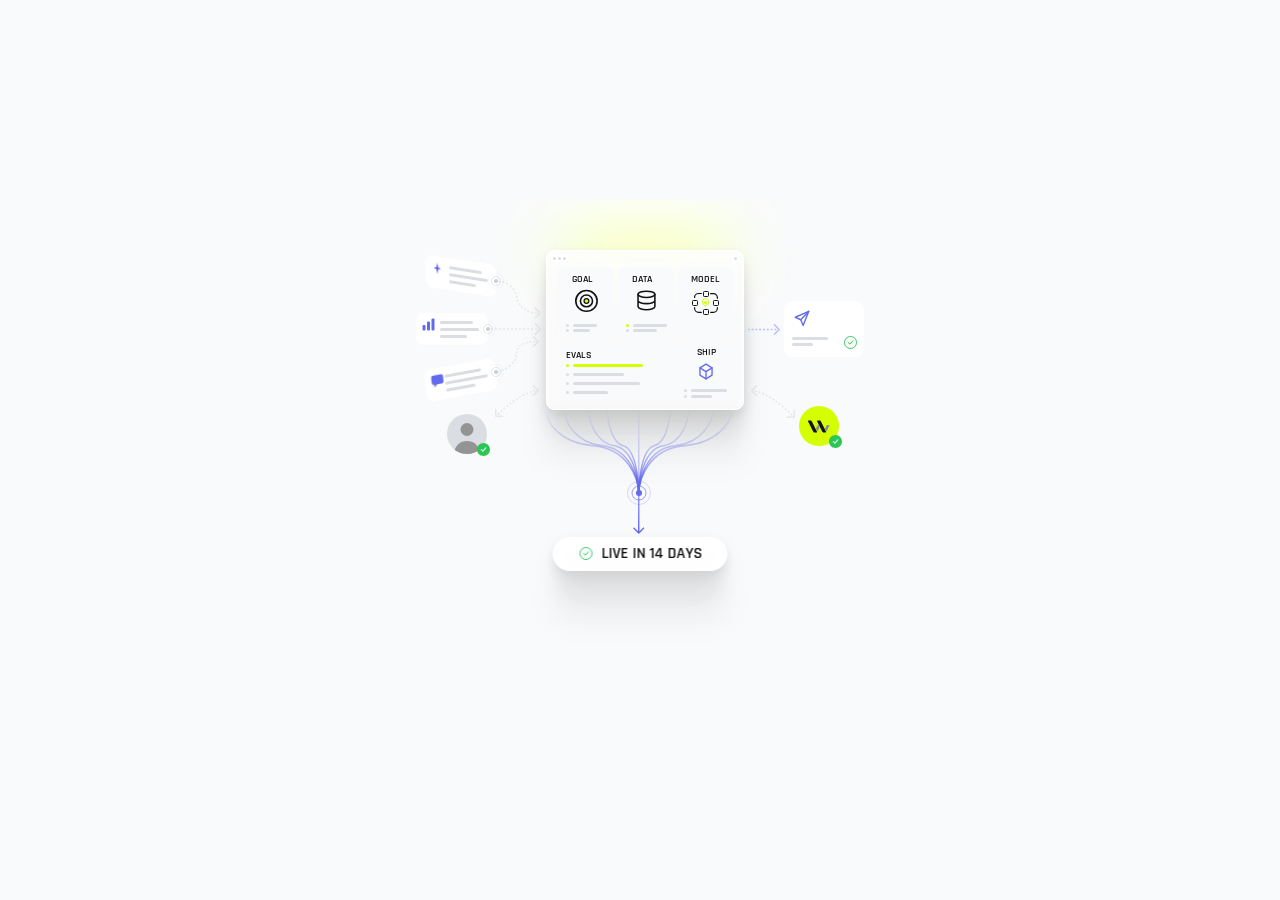
<file: assets/ways/way-1.html>
<!doctype html>
<html lang="en">
<head>
<meta charset="utf-8">
<meta name="viewport" content="width=device-width,initial-scale=1">
<title>AI Feature Sprint · Whitestone Labs</title>
<link rel="preconnect" href="https://fonts.googleapis.com"><link rel="preconnect" href="https://fonts.gstatic.com" crossorigin><link rel="stylesheet" href="https://fonts.googleapis.com/css2?family=Inter:wght@500;600&family=Rajdhani:wght@600;700&display=swap">
<style>
html,body{margin:0;background:#f9fafb}
body{min-height:100vh;display:grid;place-items:center}
/* Contenedor responsive: ocupa el ancho disponible manteniendo 480:501 */
.aller-g-embed{width:min(100%,480px);aspect-ratio:480/501;position:relative;overflow:hidden}
.aller-g-embed>.aller-g{position:absolute;left:0;top:0;transform:scale(var(--s,1))}
/* Stage de render para video (?stage=1080x1350) */
body.stage{display:block;min-height:0;overflow:hidden}
body.stage .aller-g-embed{position:absolute;width:auto;max-width:none}
/*! tailwindcss v4.3.3 | MIT License | https://tailwindcss.com */
@layer properties{@supports (((-webkit-hyphens:none)) and (not (margin-trim:inline))) or ((-moz-orient:inline) and (not (color:rgb(from red r g b)))){*,:before,:after,::backdrop{--tw-translate-x:0;--tw-translate-y:0;--tw-translate-z:0;--tw-scale-x:1;--tw-scale-y:1;--tw-scale-z:1;--tw-rotate-x:initial;--tw-rotate-y:initial;--tw-rotate-z:initial;--tw-skew-x:initial;--tw-skew-y:initial;--tw-border-style:solid;--tw-gradient-position:initial;--tw-gradient-from:#0000;--tw-gradient-via:#0000;--tw-gradient-to:#0000;--tw-gradient-stops:initial;--tw-gradient-via-stops:initial;--tw-gradient-from-position:0%;--tw-gradient-via-position:50%;--tw-gradient-to-position:100%;--tw-leading:initial;--tw-font-weight:initial;--tw-shadow:0 0 #0000;--tw-shadow-color:initial;--tw-shadow-alpha:100%;--tw-inset-shadow:0 0 #0000;--tw-inset-shadow-color:initial;--tw-inset-shadow-alpha:100%;--tw-ring-color:initial;--tw-ring-shadow:0 0 #0000;--tw-inset-ring-color:initial;--tw-inset-ring-shadow:0 0 #0000;--tw-ring-inset:initial;--tw-ring-offset-width:0px;--tw-ring-offset-color:#fff;--tw-ring-offset-shadow:0 0 #0000;--tw-blur:initial;--tw-brightness:initial;--tw-contrast:initial;--tw-grayscale:initial;--tw-hue-rotate:initial;--tw-invert:initial;--tw-opacity:initial;--tw-saturate:initial;--tw-sepia:initial;--tw-drop-shadow:initial;--tw-drop-shadow-color:initial;--tw-drop-shadow-alpha:100%;--tw-drop-shadow-size:initial;--tw-backdrop-blur:initial;--tw-backdrop-brightness:initial;--tw-backdrop-contrast:initial;--tw-backdrop-grayscale:initial;--tw-backdrop-hue-rotate:initial;--tw-backdrop-invert:initial;--tw-backdrop-opacity:initial;--tw-backdrop-saturate:initial;--tw-backdrop-sepia:initial}}}@layer theme{:root,:host{--color-white:#fff;--spacing:.25rem;--font-weight-medium:500}}@layer utilities{.pointer-events-none{pointer-events:none}.visible{visibility:visible}.absolute{position:absolute}.relative{position:relative}.inset-0{inset:0}.inset-\[-0\.5px_0_0_0\]{inset:-.5px 0 0}.inset-\[-0\.81\%_-1\.23\%\]{inset:-.81% -1.23%}.inset-\[-1\.63\%_-0\.4\%_-0\.61\%_-0\.4\%\]{inset:-1.63% -.4% -.61%}.inset-\[-1px_0_0_0\]{inset:-1px 0 0}.inset-\[-2\.4\%_-6\.25\%_-5\.36\%_-6\.25\%\]{inset:-2.4% -6.25% -5.36%}.inset-\[-2\.17\%_-3\.75\%_-5\.91\%_-4\.59\%\]{inset:-2.17% -3.75% -5.91% -4.59%}.inset-\[-2\.54\%_-1\.59\%_-14\.18\%_0\]{inset:-2.54% -1.59% -14.18% 0}.inset-\[-3\.08\%_-0\.36\%\]{inset:-3.08% -.36%}.inset-\[-3\.12\%_-2\.81\%\]{inset:-3.12% -2.81%}.inset-\[-3\.13\%_-3\.22\%_-3\.12\%_-3\.21\%\]{inset:-3.13% -3.22% -3.12% -3.21%}.inset-\[-4\.09\%_-0\.69\%_-4\.12\%_-0\.1\%\]{inset:-4.09% -.69% -4.12% -.1%}.inset-\[-4\.17\%\]{inset:-4.17%}.inset-\[-4\.17\%_-3\.75\%\]{inset:-4.17% -3.75%}.inset-\[-4\.42\%_-4\.4\%_-4\.43\%_-4\.41\%\]{inset:-4.42% -4.4% -4.43% -4.41%}.inset-\[-4\.44\%_-5\%\]{inset:-4.44% -5%}.inset-\[-4\.69\%_0_-4\.69\%_-0\.49\%\]{inset:-4.69% 0 -4.69% -.49%}.inset-\[-5\.36\%_-6\.25\%_-2\.4\%_-6\.25\%\]{inset:-5.36% -6.25% -2.4%}.inset-\[-5\.52px_-1\.43\%\]{inset:-5.52px -1.43%}.inset-\[-5\.52px_-2\.5\%\]{inset:-5.52px -2.5%}.inset-\[-5\.52px_-3\.85\%\]{inset:-5.52px -3.85%}.inset-\[-7\.14\%\]{inset:-7.14%}.inset-\[-9\.31\%_-4\.17\%_-9\.44\%_-9\.37\%\]{inset:-9.31% -4.17% -9.44% -9.37%}.inset-\[-10\.96\%_-3\.49\%_-2\.58\%_-4\.92\%\]{inset:-10.96% -3.49% -2.58% -4.92%}.inset-\[-13\.24\%_-8\.82\%\]{inset:-13.24% -8.82%}.inset-\[-14px_-5\.36\%_-12px_-5\.36\%\]{inset:-14px -5.36% -12px}.inset-\[-18\.11\%_-1\.85\%_-3\.14\%_-2\.37\%\]{inset:-18.11% -1.85% -3.14% -2.37%}.inset-\[-21\.24\%_-1\.79\%_-2\.88\%_-2\.04\%\]{inset:-21.24% -1.79% -2.88% -2.04%}.inset-\[-29\.99\%_0\]{inset:-29.99% 0}.inset-\[-70\.57\%_-18\.44\%_-70\.81\%_-18\.17\%\]{inset:-70.57% -18.44% -70.81% -18.17%}.inset-\[-466\.67\%_-22\.22\%\]{inset:-466.67% -22.22%}.inset-\[-466\.67\%_-28\.28\%\]{inset:-466.67% -28.28%}.inset-\[-466\.67\%_-35\.22\%\]{inset:-466.67% -35.22%}.inset-\[-1666\.67\%_-59\.52\%\]{inset:-1666.67% -59.52%}.inset-\[-1666\.67\%_-75\.76\%\]{inset:-1666.67% -75.76%}.inset-\[-1666\.67\%_-95\.24\%\]{inset:-1666.67% -95.24%}.inset-\[0_-0\.4\%_-0\.61\%_-0\.4\%\]{inset:0 -.4% -.61%}.inset-\[0_0_-0\.94\%_0\]{inset:0 0 -.94%}.inset-\[9\.38\%\]{inset:9.38%}.inset-\[9\.38\%_9\.38\%_9\.37\%_9\.38\%\]{inset:9.38% 9.38% 9.37%}.inset-\[9\.39\%_9\.39\%_9\.37\%_9\.38\%\]{inset:9.39% 9.39% 9.37% 9.38%}.inset-\[9\.69\%_9\.69\%_9\.85\%_9\.68\%\]{inset:9.69% 9.69% 9.85% 9.68%}.inset-\[12\.5\%\]{inset:12.5%}.inset-\[12\.5\%_8\.33\%_12\.48\%_8\.33\%\]{inset:12.5% 8.33% 12.48%}.inset-\[12\.62\%_12\.5\%\]{inset:12.62% 12.5%}.inset-\[13\.93\%_24\.79\%_13\.93\%_24\.23\%\]{inset:13.93% 24.79% 13.93% 24.23%}.inset-\[30\.56\%_27\.96\%_36\.11\%_30\.36\%\]{inset:30.56% 27.96% 36.11% 30.36%}.inset-\[33\.33\%\]{inset:33.33%}.inset-\[33\.33\%_29\.56\%_38\.89\%_30\.75\%\]{inset:33.33% 29.56% 38.89% 30.75%}.top-0{top:0}.top-1{top:var(--spacing)}.top-1\/2{top:50%}.top-\[-8\.1\%\]{top:-8.1%}.top-\[0\.97\%\]{top:.97%}.top-\[1\.49px\]{top:1.49px}.top-\[2\.5px\]{top:2.5px}.top-\[3px\]{top:3px}.top-\[4px\]{top:4px}.top-\[6px\]{top:6px}.top-\[7\.89px\]{top:7.89px}.top-\[7px\]{top:7px}.top-\[8px\]{top:8px}.top-\[9px\]{top:9px}.top-\[10px\]{top:10px}.top-\[11px\]{top:11px}.top-\[12px\]{top:12px}.top-\[14px\]{top:14px}.top-\[15px\]{top:15px}.top-\[16px\]{top:16px}.top-\[19px\]{top:19px}.top-\[20\.83\%\]{top:20.83%}.top-\[21px\]{top:21px}.top-\[22px\]{top:22px}.top-\[23px\]{top:23px}.top-\[24px\]{top:24px}.top-\[26px\]{top:26px}.top-\[27px\]{top:27px}.top-\[30px\]{top:30px}.top-\[31px\]{top:31px}.top-\[32px\]{top:32px}.top-\[33px\]{top:33px}.top-\[34px\]{top:34px}.top-\[35px\]{top:35px}.top-\[37px\]{top:37px}.top-\[38px\]{top:38px}.top-\[39px\]{top:39px}.top-\[40px\]{top:40px}.top-\[41px\]{top:41px}.top-\[42px\]{top:42px}.top-\[44px\]{top:44px}.top-\[45px\]{top:45px}.top-\[46px\]{top:46px}.top-\[47px\]{top:47px}.top-\[48px\]{top:48px}.top-\[50px\]{top:50px}.top-\[52px\]{top:52px}.top-\[55px\]{top:55px}.top-\[56px\]{top:56px}.top-\[57px\]{top:57px}.top-\[59px\]{top:59px}.top-\[62px\]{top:62px}.top-\[68px\]{top:68px}.top-\[73px\]{top:73px}.top-\[76px\]{top:76px}.top-\[81\.16px\]{top:81.16px}.top-\[85px\]{top:85px}.top-\[92px\]{top:92px}.top-\[93px\]{top:93px}.top-\[97px\]{top:97px}.top-\[100px\]{top:100px}.top-\[101px\]{top:101px}.top-\[105px\]{top:105px}.top-\[107px\]{top:107px}.top-\[113px\]{top:113px}.top-\[114px\]{top:114px}.top-\[118px\]{top:118px}.top-\[119px\]{top:119px}.top-\[121px\]{top:121px}.top-\[129\.5px\]{top:129.5px}.top-\[130px\]{top:130px}.top-\[131px\]{top:131px}.top-\[142px\]{top:142px}.top-\[153px\]{top:153px}.top-\[156px\]{top:156px}.top-\[158px\]{top:158px}.top-\[159px\]{top:159px}.top-\[161px\]{top:161px}.top-\[163px\]{top:163px}.top-\[164px\]{top:164px}.top-\[189px\]{top:189px}.top-\[191px\]{top:191px}.top-\[200px\]{top:200px}.top-\[203px\]{top:203px}.top-\[206px\]{top:206px}.top-\[210px\]{top:210px}.top-\[214px\]{top:214px}.top-\[218px\]{top:218px}.top-\[222px\]{top:222px}.top-\[223px\]{top:223px}.top-\[234px\]{top:234px}.top-\[239px\]{top:239px}.top-\[242px\]{top:242px}.top-\[246px\]{top:246px}.top-\[262px\]{top:262px}.top-\[281px\]{top:281px}.top-\[290px\]{top:290px}.top-\[337px\]{top:337px}.right-1{right:var(--spacing)}.right-1\/4{right:25%}.bottom-\[20\.83\%\]{bottom:20.83%}.left-0{left:0}.left-1{left:var(--spacing)}.left-1\/2{left:50%}.left-1\/4{left:25%}.left-\[-11px\]{left:-11px}.left-\[1\.47px\]{left:1.47px}.left-\[3\.33px\]{left:3.33px}.left-\[3px\]{left:3px}.left-\[4\.5px\]{left:4.5px}.left-\[4px\]{left:4px}.left-\[5px\]{left:5px}.left-\[6px\]{left:6px}.left-\[7px\]{left:7px}.left-\[8\.5px\]{left:8.5px}.left-\[8px\]{left:8px}.left-\[10px\]{left:10px}.left-\[11px\]{left:11px}.left-\[12px\]{left:12px}.left-\[13px\]{left:13px}.left-\[14px\]{left:14px}.left-\[15px\]{left:15px}.left-\[16px\]{left:16px}.left-\[17px\]{left:17px}.left-\[18px\]{left:18px}.left-\[19px\]{left:19px}.left-\[21px\]{left:21px}.left-\[23px\]{left:23px}.left-\[24\.5px\]{left:24.5px}.left-\[24px\]{left:24px}.left-\[25px\]{left:25px}.left-\[26px\]{left:26px}.left-\[27px\]{left:27px}.left-\[33px\]{left:33px}.left-\[35px\]{left:35px}.left-\[39px\]{left:39px}.left-\[41\.5px\]{left:41.5px}.left-\[41px\]{left:41px}.left-\[44px\]{left:44px}.left-\[47px\]{left:47px}.left-\[57\.5px\]{left:57.5px}.left-\[57px\]{left:57px}.left-\[58px\]{left:58px}.left-\[66\.5px\]{left:66.5px}.left-\[67px\]{left:67px}.left-\[71px\]{left:71px}.left-\[74\.5px\]{left:74.5px}.left-\[74px\]{left:74px}.left-\[75px\]{left:75px}.left-\[79px\]{left:79px}.left-\[80px\]{left:80px}.left-\[88px\]{left:88px}.left-\[90\.5px\]{left:90.5px}.left-\[91px\]{left:91px}.left-\[92\.76px\]{left:92.76px}.left-\[96px\]{left:96px}.left-\[98px\]{left:98px}.left-\[99px\]{left:99px}.left-\[105px\]{left:105px}.left-\[114\.5px\]{left:114.5px}.left-\[114px\]{left:114px}.left-\[128px\]{left:128px}.left-\[131px\]{left:131px}.left-\[136\.5px\]{left:136.5px}.left-\[136px\]{left:136px}.left-\[138px\]{left:138px}.left-\[146px\]{left:146px}.left-\[154\.75px\]{left:154.75px}.left-\[156px\]{left:156px}.left-\[161px\]{left:161px}.left-\[163px\]{left:163px}.left-\[172\.5px\]{left:172.5px}.left-\[179px\]{left:179px}.left-\[185px\]{left:185px}.left-\[188px\]{left:188px}.left-\[211px\]{left:211px}.left-\[227px\]{left:227px}.left-\[246px\]{left:246px}.left-\[320px\]{left:320px}.left-\[322px\]{left:322px}.left-\[323\.5px\]{left:323.5px}.left-\[324px\]{left:324px}.left-\[328px\]{left:328px}.left-\[336px\]{left:336px}.left-\[337px\]{left:337px}.left-\[344px\]{left:344px}.left-\[349px\]{left:349px}.left-\[352px\]{left:352px}.left-\[368px\]{left:368px}.left-\[376px\]{left:376px}.left-\[384px\]{left:384px}.left-\[399px\]{left:399px}.left-\[423px\]{left:423px}.left-\[427px\]{left:427px}.left-\[451px\]{left:451px}.left-\[calc\(50\%\+0\.13px\)\]{left:calc(50% + .13px)}.left-\[calc\(50\%\+0\.38px\)\]{left:calc(50% + .38px)}.left-\[calc\(50\%-0\.5px\)\]{left:calc(50% - .5px)}.left-\[calc\(50\%-0\.13px\)\]{left:calc(50% - .13px)}.left-\[calc\(50\%-0\.38px\)\]{left:calc(50% - .38px)}.left-\[calc\(50\%-9px\)\]{left:calc(50% - 9px)}.left-\[calc\(50\%-14px\)\]{left:calc(50% - 14px)}.left-\[calc\(50\%-15px\)\]{left:calc(50% - 15px)}.left-\[calc\(50\%-22px\)\]{left:calc(50% - 22px)}.left-\[calc\(50\%-38px\)\]{left:calc(50% - 38px)}.left-\[calc\(50\%-58px\)\]{left:calc(50% - 58px)}.mr-\[-8px\]{margin-right:-8px}.block{display:block}.contents{display:contents}.flex{display:flex}.size-\[3px\]{width:3px;height:3px}.size-\[4px\]{width:4px;height:4px}.size-\[6\.5px\]{width:6.5px;height:6.5px}.size-\[6px\]{width:6px;height:6px}.size-\[7px\]{width:7px;height:7px}.size-\[8px\]{width:8px;height:8px}.size-\[10px\]{width:10px;height:10px}.size-\[12px\]{width:12px;height:12px}.size-\[13px\]{width:13px;height:13px}.size-\[14px\]{width:14px;height:14px}.size-\[16px\]{width:16px;height:16px}.size-\[20px\]{width:20px;height:20px}.size-\[24px\]{width:24px;height:24px}.size-\[40px\]{width:40px;height:40px}.size-full{width:100%;height:100%}.size-px{width:1px;height:1px}.h-0{height:0}.h-\[2\.5px\]{height:2.5px}.h-\[3px\]{height:3px}.h-\[4px\]{height:4px}.h-\[6px\]{height:6px}.h-\[12px\]{height:12px}.h-\[13\.02px\]{height:13.02px}.h-\[13px\]{height:13px}.h-\[15px\]{height:15px}.h-\[16px\]{height:16px}.h-\[17px\]{height:17px}.h-\[18\.114px\]{height:18.114px}.h-\[18px\]{height:18px}.h-\[19px\]{height:19px}.h-\[23px\]{height:23px}.h-\[24px\]{height:24px}.h-\[26px\]{height:26px}.h-\[29\.556px\]{height:29.556px}.h-\[30\.5px\]{height:30.5px}.h-\[30px\]{height:30px}.h-\[32px\]{height:32px}.h-\[33\.379px\]{height:33.379px}.h-\[41px\]{height:41px}.h-\[42\.274px\]{height:42.274px}.h-\[43\.263px\]{height:43.263px}.h-\[44\.676px\]{height:44.676px}.h-\[52px\]{height:52px}.h-\[56px\]{height:56px}.h-\[58\.5px\]{height:58.5px}.h-\[60px\]{height:60px}.h-\[61px\]{height:61px}.h-\[72px\]{height:72px}.h-\[78px\]{height:78px}.h-\[119px\]{height:119px}.h-\[123px\]{height:123px}.h-\[130px\]{height:130px}.h-\[133\.93\%\]{height:133.93%}.h-\[135px\]{height:135px}.h-\[152\%\]{height:152%}.h-\[160px\]{height:160px}.h-\[200px\]{height:200px}.h-\[224px\]{height:224px}.h-full{height:100%}.min-h-px{min-height:1px}.w-0{width:0}.w-\[6px\]{width:6px}.w-\[13\.057px\]{width:13.057px}.w-\[13\.333px\]{width:13.333px}.w-\[16px\]{width:16px}.w-\[17px\]{width:17px}.w-\[19\.5px\]{width:19.5px}.w-\[19px\]{width:19px}.w-\[20px\]{width:20px}.w-\[21\.5px\]{width:21.5px}.w-\[21px\]{width:21px}.w-\[24px\]{width:24px}.w-\[27px\]{width:27px}.w-\[30px\]{width:30px}.w-\[33px\]{width:33px}.w-\[34px\]{width:34px}.w-\[35px\]{width:35px}.w-\[36px\]{width:36px}.w-\[37px\]{width:37px}.w-\[39px\]{width:39px}.w-\[40\.5px\]{width:40.5px}.w-\[42px\]{width:42px}.w-\[43px\]{width:43px}.w-\[46px\]{width:46px}.w-\[47\.5px\]{width:47.5px}.w-\[47\.197px\]{width:47.197px}.w-\[47px\]{width:47px}.w-\[49\.491px\]{width:49.491px}.w-\[51px\]{width:51px}.w-\[52\.5px\]{width:52.5px}.w-\[56px\]{width:56px}.w-\[57px\]{width:57px}.w-\[58px\]{width:58px}.w-\[66\.5px\]{width:66.5px}.w-\[67px\]{width:67px}.w-\[68px\]{width:68px}.w-\[69px\]{width:69px}.w-\[70px\]{width:70px}.w-\[71\.114px\]{width:71.114px}.w-\[71px\]{width:71px}.w-\[72px\]{width:72px}.w-\[74\.35px\]{width:74.35px}.w-\[75px\]{width:75px}.w-\[76px\]{width:76px}.w-\[78px\]{width:78px}.w-\[80px\]{width:80px}.w-\[83px\]{width:83px}.w-\[88px\]{width:88px}.w-\[90\.5px\]{width:90.5px}.w-\[93px\]{width:93px}.w-\[96px\]{width:96px}.w-\[105px\]{width:105px}.w-\[115\.5px\]{width:115.5px}.w-\[116px\]{width:116px}.w-\[120px\]{width:120px}.w-\[129px\]{width:129px}.w-\[132px\]{width:132px}.w-\[159px\]{width:159px}.w-\[160px\]{width:160px}.w-\[168px\]{width:168px}.w-\[170px\]{width:170px}.w-\[186px\]{width:186px}.w-\[198px\]{width:198px}.w-\[199px\]{width:199px}.w-\[224px\]{width:224px}.w-\[252px\]{width:252px}.w-full{width:100%}.max-w-none{max-width:none}.min-w-px{min-width:1px}.flex-\[1_0_0\]{flex:1 0 0}.flex-none{flex:none}.shrink-0{flex-shrink:0}.-translate-x-1{--tw-translate-x:calc(var(--spacing) * -1);translate:var(--tw-translate-x) var(--tw-translate-y)}.-translate-x-1\/2{--tw-translate-x:calc(calc(1 / 2 * 100%) * -1);translate:var(--tw-translate-x) var(--tw-translate-y)}.-translate-y-1{--tw-translate-y:calc(var(--spacing) * -1);translate:var(--tw-translate-x) var(--tw-translate-y)}.-translate-y-1\/2{--tw-translate-y:calc(calc(1 / 2 * 100%) * -1);translate:var(--tw-translate-x) var(--tw-translate-y)}.-scale-y-100{--tw-scale-y:calc(100% * -1);scale:var(--tw-scale-x) var(--tw-scale-y)}.scale-y-99{--tw-scale-y:99%;scale:var(--tw-scale-x) var(--tw-scale-y)}.rotate-9{rotate:9deg}.rotate-90{rotate:90deg}.rotate-180{rotate:180deg}.rotate-\[-10\.3deg\]{rotate:-10.3deg}.rotate-\[4\.77deg\]{rotate:4.77deg}.-skew-x-4{--tw-skew-x:skewX(calc(4deg * -1));transform:var(--tw-rotate-x,) var(--tw-rotate-y,) var(--tw-rotate-z,) var(--tw-skew-x,) var(--tw-skew-y,)}.skew-x-9{--tw-skew-x:skewX(9deg);transform:var(--tw-rotate-x,) var(--tw-rotate-y,) var(--tw-rotate-z,) var(--tw-skew-x,) var(--tw-skew-y,)}.transform{transform:var(--tw-rotate-x,) var(--tw-rotate-y,) var(--tw-rotate-z,) var(--tw-skew-x,) var(--tw-skew-y,)}.flex-col{flex-direction:column}.items-center{align-items:center}.items-start{align-items:flex-start}.justify-between{justify-content:space-between}.justify-center{justify-content:center}.gap-\[2px\]{gap:2px}.gap-\[4px\]{gap:4px}.gap-\[5px\]{gap:5px}.gap-\[8px\]{gap:8px}.overflow-clip{overflow:clip}.overflow-hidden{overflow:hidden}.rounded-\[1\.412px\]{border-radius:1.412px}.rounded-\[4px\]{border-radius:4px}.rounded-\[6px\]{border-radius:6px}.rounded-\[8px\]{border-radius:8px}.rounded-\[9px\]{border-radius:9px}.rounded-\[24px\]{border-radius:24px}.rounded-\[270\.563px\]{border-radius:270.563px}.rounded-\[var\(--xl\,8px\)\]{border-radius:var(--xl,8px)}.rounded-full{border-radius:3.40282e38px}.border{border-style:var(--tw-border-style);border-width:1px}.border-2{border-style:var(--tw-border-style);border-width:2px}.border-\[0\.406px\]{border-style:var(--tw-border-style);border-width:.406px}.border-\[1\.059px\]{border-style:var(--tw-border-style);border-width:1.059px}.border-solid{--tw-border-style:solid;border-style:solid}.border-\[\#121212\]{border-color:#121212}.border-\[\#ecfe8e\]{border-color:#ecfe8e}.border-\[\#f2f4f5\]{border-color:#f2f4f5}.border-white{border-color:var(--color-white)}.bg-\[\#646aed\]{background-color:#646aed}.bg-\[\#121212\]{background-color:#121212}.bg-\[\#d5fe00\]{background-color:#d5fe00}.bg-\[\#d6d6d6\]{background-color:#d6d6d6}.bg-\[\#dadee2\]{background-color:#dadee2}.bg-\[\#f2f4f5\]{background-color:#f2f4f5}.bg-\[\#f9fafb\]{background-color:#f9fafb}.bg-\[rgba\(255\,255\,255\,0\.72\)\]{background-color:#ffffffb8}.bg-\[rgba\(255\,255\,255\,0\.88\)\]{background-color:#ffffffe0}.bg-\[rgba\(255\,255\,255\,0\.96\)\]{background-color:#fffffff5}.bg-\[var\(--color\\\/grayscale\\\/surface\\\/bg-1\,\#f9fafb\)\]{background-color:var(--color\/grayscale\/surface\/bg-1,#f9fafb)}.bg-white{background-color:var(--color-white)}.bg-gradient-to-b{--tw-gradient-position:to bottom in oklab;background-image:linear-gradient(var(--tw-gradient-stops))}.from-\[\#d6d6d6\]{--tw-gradient-from:#d6d6d6;--tw-gradient-stops:var(--tw-gradient-via-stops,var(--tw-gradient-position), var(--tw-gradient-from) var(--tw-gradient-from-position), var(--tw-gradient-to) var(--tw-gradient-to-position))}.from-\[\#ecfe8e\]{--tw-gradient-from:#ecfe8e;--tw-gradient-stops:var(--tw-gradient-via-stops,var(--tw-gradient-position), var(--tw-gradient-from) var(--tw-gradient-from-position), var(--tw-gradient-to) var(--tw-gradient-to-position))}.to-\[\#b8b8b8\]{--tw-gradient-to:#b8b8b8;--tw-gradient-stops:var(--tw-gradient-via-stops,var(--tw-gradient-position), var(--tw-gradient-from) var(--tw-gradient-from-position), var(--tw-gradient-to) var(--tw-gradient-to-position))}.to-\[\#d5fe00\]{--tw-gradient-to:#d5fe00;--tw-gradient-stops:var(--tw-gradient-via-stops,var(--tw-gradient-position), var(--tw-gradient-from) var(--tw-gradient-from-position), var(--tw-gradient-to) var(--tw-gradient-to-position))}.object-cover{object-fit:cover}.p-\[2px\]{padding:2px}.p-\[4px\]{padding:4px}.p-\[8px\]{padding:8px}.px-\[13px\]{padding-inline:13px}.px-\[24px\]{padding-inline:24px}.py-\[3\.25px\]{padding-block:3.25px}.py-\[8px\]{padding-block:8px}.text-\[3\.25px\]{font-size:3.25px}.text-\[5px\]{font-size:5px}.text-\[6px\]{font-size:6px}.text-\[8px\]{font-size:8px}.text-\[10px\]{font-size:10px}.text-\[16px\]{font-size:16px}.leading-\[0\]{--tw-leading:0;line-height:0}.leading-\[4\.333px\]{--tw-leading:4.333px;line-height:4.333px}.leading-\[8px\]{--tw-leading:8px;line-height:8px}.leading-\[16px\]{--tw-leading:16px;line-height:16px}.font-medium{--tw-font-weight:var(--font-weight-medium);font-weight:var(--font-weight-medium)}.whitespace-nowrap{white-space:nowrap}.whitespace-pre{white-space:pre}.text-\[\#2dc656\]{color:#2dc656}.text-\[\#121212\]{color:#121212}.text-\[\#787878\]{color:#787878}.capitalize{text-transform:capitalize}.mix-blend-plus-lighter{mix-blend-mode:plus-lighter}.shadow-\[0px_3px_2px_0px_rgba\(0\,0\,0\,0\.05\)\,0px_2px_2px_0px_rgba\(0\,0\,0\,0\.09\)\,0px_0px_1px_0px_rgba\(0\,0\,0\,0\.1\)\]{--tw-shadow:0px 3px 2px 0px var(--tw-shadow-color,#0000000d), 0px 2px 2px 0px var(--tw-shadow-color,#00000017), 0px 0px 1px 0px var(--tw-shadow-color,#0000001a);box-shadow:var(--tw-inset-shadow), var(--tw-inset-ring-shadow), var(--tw-ring-offset-shadow), var(--tw-ring-shadow), var(--tw-shadow)}.shadow-\[0px_3px_2px_0px_rgba\(100\,106\,237\,0\.05\)\,0px_2px_2px_0px_rgba\(100\,106\,237\,0\.09\)\,0px_0px_1px_0px_rgba\(100\,106\,237\,0\.1\)\]{--tw-shadow:0px 3px 2px 0px var(--tw-shadow-color,#646aed0d), 0px 2px 2px 0px var(--tw-shadow-color,#646aed17), 0px 0px 1px 0px var(--tw-shadow-color,#646aed1a);box-shadow:var(--tw-inset-shadow), var(--tw-inset-ring-shadow), var(--tw-ring-offset-shadow), var(--tw-ring-shadow), var(--tw-shadow)}.shadow-\[0px_3px_2px_0px_rgba\(213\,254\,0\,0\.05\)\,0px_2px_2px_0px_rgba\(213\,254\,0\,0\.09\)\,0px_0px_1px_0px_rgba\(213\,254\,0\,0\.1\)\]{--tw-shadow:0px 3px 2px 0px var(--tw-shadow-color,#d5fe000d), 0px 2px 2px 0px var(--tw-shadow-color,#d5fe0017), 0px 0px 1px 0px var(--tw-shadow-color,#d5fe001a);box-shadow:var(--tw-inset-shadow), var(--tw-inset-ring-shadow), var(--tw-ring-offset-shadow), var(--tw-ring-shadow), var(--tw-shadow)}.filter{filter:var(--tw-blur,) var(--tw-brightness,) var(--tw-contrast,) var(--tw-grayscale,) var(--tw-hue-rotate,) var(--tw-invert,) var(--tw-saturate,) var(--tw-sepia,) var(--tw-drop-shadow,)}.backdrop-blur-\[6px\]{--tw-backdrop-blur:blur(6px);-webkit-backdrop-filter:var(--tw-backdrop-blur,) var(--tw-backdrop-brightness,) var(--tw-backdrop-contrast,) var(--tw-backdrop-grayscale,) var(--tw-backdrop-hue-rotate,) var(--tw-backdrop-invert,) var(--tw-backdrop-opacity,) var(--tw-backdrop-saturate,) var(--tw-backdrop-sepia,);backdrop-filter:var(--tw-backdrop-blur,) var(--tw-backdrop-brightness,) var(--tw-backdrop-contrast,) var(--tw-backdrop-grayscale,) var(--tw-backdrop-hue-rotate,) var(--tw-backdrop-invert,) var(--tw-backdrop-opacity,) var(--tw-backdrop-saturate,) var(--tw-backdrop-sepia,)}}@property --tw-translate-x{syntax:"*";inherits:false;initial-value:0}@property --tw-translate-y{syntax:"*";inherits:false;initial-value:0}@property --tw-translate-z{syntax:"*";inherits:false;initial-value:0}@property --tw-scale-x{syntax:"*";inherits:false;initial-value:1}@property --tw-scale-y{syntax:"*";inherits:false;initial-value:1}@property --tw-scale-z{syntax:"*";inherits:false;initial-value:1}@property --tw-rotate-x{syntax:"*";inherits:false}@property --tw-rotate-y{syntax:"*";inherits:false}@property --tw-rotate-z{syntax:"*";inherits:false}@property --tw-skew-x{syntax:"*";inherits:false}@property --tw-skew-y{syntax:"*";inherits:false}@property --tw-border-style{syntax:"*";inherits:false;initial-value:solid}@property --tw-gradient-position{syntax:"*";inherits:false}@property --tw-gradient-from{syntax:"<color>";inherits:false;initial-value:#0000}@property --tw-gradient-via{syntax:"<color>";inherits:false;initial-value:#0000}@property --tw-gradient-to{syntax:"<color>";inherits:false;initial-value:#0000}@property --tw-gradient-stops{syntax:"*";inherits:false}@property --tw-gradient-via-stops{syntax:"*";inherits:false}@property --tw-gradient-from-position{syntax:"<length-percentage>";inherits:false;initial-value:0%}@property --tw-gradient-via-position{syntax:"<length-percentage>";inherits:false;initial-value:50%}@property --tw-gradient-to-position{syntax:"<length-percentage>";inherits:false;initial-value:100%}@property --tw-leading{syntax:"*";inherits:false}@property --tw-font-weight{syntax:"*";inherits:false}@property --tw-shadow{syntax:"*";inherits:false;initial-value:0 0 #0000}@property --tw-shadow-color{syntax:"*";inherits:false}@property --tw-shadow-alpha{syntax:"<percentage>";inherits:false;initial-value:100%}@property --tw-inset-shadow{syntax:"*";inherits:false;initial-value:0 0 #0000}@property --tw-inset-shadow-color{syntax:"*";inherits:false}@property --tw-inset-shadow-alpha{syntax:"<percentage>";inherits:false;initial-value:100%}@property --tw-ring-color{syntax:"*";inherits:false}@property --tw-ring-shadow{syntax:"*";inherits:false;initial-value:0 0 #0000}@property --tw-inset-ring-color{syntax:"*";inherits:false}@property --tw-inset-ring-shadow{syntax:"*";inherits:false;initial-value:0 0 #0000}@property --tw-ring-inset{syntax:"*";inherits:false}@property --tw-ring-offset-width{syntax:"<length>";inherits:false;initial-value:0}@property --tw-ring-offset-color{syntax:"*";inherits:false;initial-value:#fff}@property --tw-ring-offset-shadow{syntax:"*";inherits:false;initial-value:0 0 #0000}@property --tw-blur{syntax:"*";inherits:false}@property --tw-brightness{syntax:"*";inherits:false}@property --tw-contrast{syntax:"*";inherits:false}@property --tw-grayscale{syntax:"*";inherits:false}@property --tw-hue-rotate{syntax:"*";inherits:false}@property --tw-invert{syntax:"*";inherits:false}@property --tw-opacity{syntax:"*";inherits:false}@property --tw-saturate{syntax:"*";inherits:false}@property --tw-sepia{syntax:"*";inherits:false}@property --tw-drop-shadow{syntax:"*";inherits:false}@property --tw-drop-shadow-color{syntax:"*";inherits:false}@property --tw-drop-shadow-alpha{syntax:"<percentage>";inherits:false;initial-value:100%}@property --tw-drop-shadow-size{syntax:"*";inherits:false}@property --tw-backdrop-blur{syntax:"*";inherits:false}@property --tw-backdrop-brightness{syntax:"*";inherits:false}@property --tw-backdrop-contrast{syntax:"*";inherits:false}@property --tw-backdrop-grayscale{syntax:"*";inherits:false}@property --tw-backdrop-hue-rotate{syntax:"*";inherits:false}@property --tw-backdrop-invert{syntax:"*";inherits:false}@property --tw-backdrop-opacity{syntax:"*";inherits:false}@property --tw-backdrop-saturate{syntax:"*";inherits:false}@property --tw-backdrop-sepia{syntax:"*";inherits:false}
/* ── motion system · híbrido: base ambiental + pulso de resultado ──
   Un ciclo = 6s. Todo el movimiento ambiental usa periodos que dividen 6s
   (6s · 3s · 2s) para que el loop cierre exacto.
   Ventana de proceso: 2.4–3.6s · Pulso de resultado: 4.0s                */
.aller-g{--L:6s;--amb:cubic-bezier(.37,0,.63,1);--pop:cubic-bezier(.16,1,.3,1);
  position:relative;width:480px;height:501px;overflow:hidden;background:#f9fafb;transform-origin:0 0}
.aller-g *,.aller-g *::before,.aller-g *::after{box-sizing:border-box;margin:0}
.aller-g .fx-raj{font-family:Rajdhani,Arial,sans-serif;font-weight:600}
.aller-g .fx-inter{font-family:Inter,'Helvetica Neue',Arial,sans-serif;font-weight:600}
.aller-g .fx-shadow{filter:drop-shadow(0 49px 14.5px rgba(0,0,0,.05)) drop-shadow(0 22px 11px rgba(0,0,0,.09)) drop-shadow(0 5px 6px rgba(0,0,0,.1))}
.aller-g .fx-shadow-sm{filter:drop-shadow(0 18px 5.5px rgba(0,0,0,.05)) drop-shadow(0 8px 4px rgba(0,0,0,.09)) drop-shadow(0 2px 2px rgba(0,0,0,.1))}

/* ── Ambiental ─────────────────────────────────────────── */
/* 1 · Glow neón respira y se enciende en el resultado */
.fx-glow{animation:fx-glow var(--L) var(--amb) infinite;transform-origin:50% 50%}
@keyframes fx-glow{0%,100%{opacity:.7;transform:scaleX(.94)}
  40%{opacity:.85;transform:scaleX(1)}
  67%{opacity:1;transform:scaleX(1.12)}
  85%{opacity:.8;transform:scaleX(1)}}

/* 2 · Tarjetas satélite flotan (±2.5px), cada una con su fase */
.fx-float{animation:fx-float var(--L) var(--amb) infinite}
@keyframes fx-float{0%,100%{transform:translateY(0)}50%{transform:translateY(-2.5px)}}
.fx-d1{animation-delay:0s}.fx-d2{animation-delay:-1s}.fx-d3{animation-delay:-2s}
.fx-d4{animation-delay:-3s}.fx-d5{animation-delay:-4s}.fx-d6{animation-delay:-5s}

/* 3 · Conectores: una banda de señal recorre cada línea punteada (3 por ciclo) */
.fx-flow img{-webkit-mask-image:linear-gradient(90deg,rgba(0,0,0,.4) 0 38%,#000 50%,rgba(0,0,0,.4) 62% 100%);
  mask-image:linear-gradient(90deg,rgba(0,0,0,.4) 0 38%,#000 50%,rgba(0,0,0,.4) 62% 100%);
  -webkit-mask-size:300% 100%;mask-size:300% 100%;-webkit-mask-repeat:no-repeat;mask-repeat:no-repeat;
  animation:fx-flow 2s linear infinite}
.fx-rev img{animation-direction:reverse}
@keyframes fx-flow{from{-webkit-mask-position:100% 0;mask-position:100% 0}to{-webkit-mask-position:0 0;mask-position:0 0}}

/* 4 · Puntos de origen de los conectores laten al salir la señal */
.fx-ping{animation:fx-ping 2s var(--amb) infinite}
.fx-p1{animation-delay:0s}.fx-p2{animation-delay:-.2s}.fx-p3{animation-delay:-.4s}
@keyframes fx-ping{0%,100%{transform:scale(1);opacity:1}12%{transform:scale(1.2);opacity:1}40%{transform:scale(1);opacity:.75}}

/* 5 · Partículas del abanico: fluyen continuo hacia abajo (3 por ciclo por línea) */
.fx-pt{position:absolute;left:0;top:0;width:4px;height:4px;border-radius:50%;background:#646aed;
  box-shadow:0 0 0 1px rgba(255,255,255,.9),0 0 6px rgba(100,106,237,.55);
  offset-rotate:0deg;offset-anchor:center;opacity:0;
  animation:fx-pt-move 2s cubic-bezier(.4,0,.8,1) infinite,fx-pt-fade 2s linear infinite}
@keyframes fx-pt-move{from{offset-distance:0%}to{offset-distance:100%}}
@keyframes fx-pt-fade{0%{opacity:0}18%{opacity:1}82%{opacity:1}100%{opacity:0}}
/* ráfaga sincronizada: todas las líneas llegan juntas al pulso (4.0s) */
.fx-pt.fx-burst{width:5px;height:5px;background:#646aed;
  box-shadow:0 0 0 1.5px #fff,0 0 8px 2px rgba(213,254,0,.9);
  animation:fx-burst var(--L) linear infinite}
@keyframes fx-burst{0%,52%{offset-distance:0%;opacity:0;animation-timing-function:linear}
  52.01%{offset-distance:0%;opacity:1;animation-timing-function:cubic-bezier(.5,0,.9,1)}
  66.67%{offset-distance:100%;opacity:1}
  69%,100%{offset-distance:100%;opacity:0}}

/* 6 · Nodo de convergencia: respira (3s) + onda de choque en el resultado */
.fx-node img{animation:fx-node var(--L) var(--amb) infinite}
@keyframes fx-node{0%,100%{transform:scale(1)}25%{transform:scale(1.08)}50%{transform:scale(1)}
  64%{transform:scale(.92)}69%{transform:scale(1.28);animation-timing-function:var(--pop)}80%{transform:scale(1)}}
.fx-shock{position:absolute;left:50%;top:50%;width:24px;height:24px;margin:-12px 0 0 -12px;border-radius:50%;
  border:1.5px solid #646aed;box-shadow:0 0 10px rgba(213,254,0,.8),inset 0 0 6px rgba(213,254,0,.6);
  opacity:0;animation:fx-shock var(--L) linear infinite;pointer-events:none}
@keyframes fx-shock{0%,66.6%{transform:scale(.4);opacity:0}
  66.7%{transform:scale(.5);opacity:.9;animation-timing-function:var(--pop)}
  82%{transform:scale(3.2);opacity:0}100%{opacity:0}}

/* ── Pulso de resultado ────────────────────────────────── */
.fx-pill-wrap{isolation:isolate}
.fx-pill-wrap::before{content:"";position:absolute;inset:0 6px;border-radius:24px;background:#d5ef14;
  filter:blur(14px);opacity:0;z-index:-1;animation:fx-bloom var(--L) linear infinite}
@keyframes fx-bloom{0%,66%{opacity:0;transform:scale(.8)}
  71%{opacity:.8;transform:scale(1.05);animation-timing-function:var(--amb)}92%,100%{opacity:0;transform:scale(1)}}
.fx-pill{animation:fx-pill var(--L) linear infinite}
@keyframes fx-pill{0%,66%{transform:translateY(0) scale(1);animation-timing-function:var(--pop)}
  70%{transform:translateY(-2px) scale(1.035);animation-timing-function:var(--amb)}
  84%,100%{transform:translateY(0) scale(1)}}

/* Checks: "tick" — se contraen y rebotan. Se programan con --at (segundos del ciclo) */
.fx-pop{animation:fx-pop var(--L) linear infinite;animation-delay:calc(var(--at,4s) - var(--L))}
@keyframes fx-pop{0%{transform:scale(1)}
  2%{transform:scale(.6);animation-timing-function:var(--pop)}
  7%{transform:scale(1.25);animation-timing-function:var(--amb)}
  12%,100%{transform:scale(1)}}
.fx-pop-pill{--at:3.95s}.fx-pop-a1{--at:4.2s}.fx-pop-a2{--at:4.35s}.fx-pop-out{--at:4.5s}

/* Accesibilidad: sin movimiento, se muestra el diseño estático */
@media (prefers-reduced-motion:reduce){
  .aller-g *,.aller-g *::before,.aller-g *::after{animation:none!important}
  .aller-g .fx-pt,.aller-g .fx-shock{display:none}}

/* Clear Direction · proceso: la prioridad se define y el icono de flujos da un giro completo */
.fx-bar{transform-origin:0 50%;animation:g1-bar var(--L) linear infinite}
@keyframes g1-bar{0%,38%{transform:scaleX(.3);animation-timing-function:var(--pop)}
  60%{transform:scaleX(1)}88%{transform:scaleX(1);animation-timing-function:var(--amb)}100%{transform:scaleX(.3)}}
.fx-flows{animation:g-proc var(--L) linear infinite;transform-origin:28px 36px}
@keyframes g-proc{0%,40%{transform:rotate(0);animation-timing-function:cubic-bezier(.65,0,.35,1)}60%,100%{transform:rotate(360deg)}}
.fx-rocket{animation:g1-rocket var(--L) linear infinite}
@keyframes g1-rocket{0%,72%{transform:translate(0,0);animation-timing-function:var(--pop)}
  77%{transform:translate(1.5px,-1.5px);animation-timing-function:var(--amb)}88%,100%{transform:translate(0,0)}}

</style>
<style>
html[data-theme=dark],html[data-theme=dark] body,html[data-theme=dark] .aller-g{background:#0b0b0c}
html[data-theme=dark] [class~="bg-white"],html[data-theme=dark] [class~="bg-[rgba(255,255,255,0.88)]"],html[data-theme=dark] [class~="bg-[rgba(255,255,255,0.96)]"],html[data-theme=dark] [class~="bg-[rgba(255,255,255,0.72)]"]{background-color:#161719}
html[data-theme=dark] [class~="bg-[#f9fafb]"],html[data-theme=dark] [class~="bg-[var(--color\\/grayscale\\/surface\\/bg-1,#f9fafb)]"]{background-color:#1d1e21}
html[data-theme=dark] [class~="bg-[#f2f4f5]"]{background-color:#202125}
html[data-theme=dark] [class~="bg-[#dadee2]"],html[data-theme=dark] [class~="bg-[#d6d6d6]"]{background-color:#2e3034}
html[data-theme=dark] [class~="text-[#121212]"]{color:#f2f2f0}
html[data-theme=dark] [class~="text-[#787878]"]{color:#8d9095}
html[data-theme=dark] [class~="border-white"],html[data-theme=dark] [class~="border-[#f2f4f5]"]{border-color:#25272b}
html[data-theme=dark] [class~="from-[#d6d6d6]"]{--tw-gradient-from:#2e3034}
html[data-theme=dark] [class~="to-[#b8b8b8]"]{--tw-gradient-to:#3c3e43}
html[data-theme=dark] .aller-g>div{background-color:#0b0b0c}
html[data-theme=dark] :is(img[src$="g1-12.svg"],img[src$="g1-15.svg"],img[src$="g1-20.svg"],img[src$="g1-21.svg"],img[src$="g1-22.svg"],img[src$="g1-23.svg"]){filter:invert(1) hue-rotate(180deg)}
html[data-theme=dark] .fx-shadow{box-shadow:0 1px 0 #ffffff0d inset,0 12px 32px #0008}
</style></head>
<body>
<div class="aller-g-embed" role="img" aria-label="AI Feature Sprint">
<div class="aller-g">
<div class="bg-[var(--color\/grayscale\/surface\/bg-1,#f9fafb)] relative size-full" data-node-id="5099:58609">
  <div class="absolute h-[12px] left-[146px] top-[44px] w-[198px] fx-glow" data-node-id="5099:58610">
    <div class="absolute inset-[-466.67%_-28.28%]"><img alt="" class="block max-w-none size-full" src="img/g1-1.svg" /></div>
  </div>
  <div class="absolute h-[6px] left-[179px] mix-blend-plus-lighter top-[47px] w-[132px] fx-glow fx-glow-2" data-node-id="5099:58611">
    <div class="absolute inset-[-1666.67%_-75.76%]"><img alt="" class="block max-w-none size-full" src="img/g1-2.svg" /></div>
  </div>
  <div class="absolute backdrop-blur-[6px] bg-[rgba(255,255,255,0.88)] border border-solid border-white fx-shadow h-[160px] left-[146px] rounded-[var(--xl,8px)] top-[50px] w-[198px]" data-node-id="5099:58615">
    <div class="absolute contents left-[10px] top-[15px]" data-node-id="5099:58616">
      <div class="absolute bg-[var(--color\/grayscale\/surface\/bg-1,#f9fafb)] h-[60px] left-[131px] rounded-[var(--xl,8px)] top-[92px] w-[56px]" data-node-id="5099:58617">
        <div class="-translate-y-1/2 absolute flex flex-col fx-raj justify-center leading-[0] left-[calc(50%-9px)] text-[10px] text-[#121212] top-[9px] whitespace-nowrap"><p class="leading-[8px]">SHIP</p></div>
        <div class="absolute bg-[#dadee2] h-[3px] left-[13px] rounded-[9px] top-[46px] w-[36px]"></div>
        <div class="absolute bg-[#dadee2] h-[3px] left-[13px] rounded-[9px] top-[52px] w-[21px]"></div>
        <div class="absolute left-[6px] size-[3px] top-[46px]"><img alt="" class="absolute block inset-0 max-w-none size-full" src="img/g1-3.svg" /></div>
        <div class="absolute left-[6px] size-[3px] top-[52px]"><img alt="" class="absolute block inset-0 max-w-none size-full" src="img/g1-4.svg" /></div>
        <div class="absolute left-[18px] overflow-clip size-[20px] top-[19px] fx-icon-mvp" data-node-id="5099:58623">
          <div class="absolute h-[15px] left-[3.33px] top-[2.5px] w-[13.333px]"><div class="absolute inset-[-4.44%_-5%]"><img alt="" class="block max-w-none size-full" src="img/g1-5.svg" /></div></div>
        </div>
      </div>
      <div class="absolute bg-[var(--color\/grayscale\/surface\/bg-1,#f9fafb)] h-[60px] left-[11px] rounded-[var(--xl,8px)] top-[92px] w-[116px]" data-node-id="5099:58624">
        <div class="-translate-y-1/2 absolute flex flex-col fx-raj justify-center leading-[0] left-[8px] text-[10px] text-[#121212] top-[12px] whitespace-nowrap"><p class="leading-[8px]">EVALS</p></div>
        <div class="absolute bg-[#d5fe00] h-[3px] left-[15px] rounded-[9px] top-[21px] w-[70px] fx-bar" data-node-id="5099:58626"></div>
        <div class="absolute bg-[#dadee2] h-[3px] left-[15px] rounded-[9px] top-[30px] w-[51px]"></div>
        <div class="absolute bg-[#dadee2] h-[3px] left-[15px] rounded-[9px] top-[39px] w-[67px]"></div>
        <div class="absolute bg-[#dadee2] h-[3px] left-[15px] rounded-[9px] top-[48px] w-[35px]"></div>
        <div class="absolute left-[8px] size-[3px] top-[21px]"><img alt="" class="absolute block inset-0 max-w-none size-full" src="img/g1-6.svg" /></div>
        <div class="absolute left-[8px] size-[3px] top-[30px]"><img alt="" class="absolute block inset-0 max-w-none size-full" src="img/g1-7.svg" /></div>
        <div class="absolute left-[8px] size-[3px] top-[39px]"><img alt="" class="absolute block inset-0 max-w-none size-full" src="img/g1-8.svg" /></div>
        <div class="absolute left-[8px] size-[3px] top-[48px]"><img alt="" class="absolute block inset-0 max-w-none size-full" src="img/g1-9.svg" /></div>
      </div>
      <div class="absolute bg-[var(--color\/grayscale\/surface\/bg-1,#f9fafb)] h-[72px] left-[11px] rounded-[var(--xl,8px)] top-[16px] w-[56px]" data-node-id="5099:58634">
        <div class="-translate-y-1/2 absolute flex flex-col fx-raj justify-center leading-[0] left-[calc(50%-14px)] text-[10px] text-[#121212] top-[12px] whitespace-nowrap"><p class="leading-[8px]">GOAL</p></div>
        <div class="absolute bg-[#dadee2] h-[3px] left-[15px] rounded-[9px] top-[57px] w-[24px]"></div>
        <div class="absolute bg-[#dadee2] h-[3px] left-[15px] rounded-[9px] top-[62px] w-[17px]"></div>
        <div class="absolute left-[8px] size-[3px] top-[57px]"><img alt="" class="absolute block inset-0 max-w-none size-full" src="img/g1-10.svg" /></div>
        <div class="absolute left-[8px] size-[3px] top-[62px]"><img alt="" class="absolute block inset-0 max-w-none size-full" src="img/g1-11.svg" /></div>
        <div class="absolute inset-[30.56%_27.96%_36.11%_30.36%] fx-icon-goal" data-node-id="5099:58641">
          <div class="absolute inset-[-3.13%_-3.22%_-3.12%_-3.21%]"><img alt="" class="block max-w-none size-full" src="img/g1-12.svg" /></div>
        </div>
      </div>
      <div class="absolute bg-[var(--color\/grayscale\/surface\/bg-1,#f9fafb)] h-[72px] left-[71px] rounded-[var(--xl,8px)] top-[16px] w-[56px]" data-node-id="5099:58647">
        <div class="-translate-y-1/2 absolute flex flex-col fx-raj justify-center leading-[0] left-[calc(50%-14px)] text-[10px] text-[#121212] top-[12px] whitespace-nowrap"><p class="leading-[8px]">DATA</p></div>
        <div class="absolute bg-[#dadee2] h-[3px] left-[15px] rounded-[9px] top-[57px] w-[34px]"></div>
        <div class="absolute bg-[#dadee2] h-[3px] left-[15px] rounded-[9px] top-[62px] w-[24px]"></div>
        <div class="absolute left-[8px] size-[3px] top-[57px]"><img alt="" class="absolute block inset-0 max-w-none size-full" src="img/g1-13.svg" /></div>
        <div class="absolute left-[8px] size-[3px] top-[62px]"><img alt="" class="absolute block inset-0 max-w-none size-full" src="img/g1-14.svg" /></div>
        <div class="absolute inset-[33.33%_29.56%_38.89%_30.75%] fx-icon-users" data-node-id="5099:58653">
          <div class="absolute inset-[-3.12%_-2.81%]"><img alt="" class="block max-w-none size-full" src="img/g1-15.svg" /></div>
        </div>
      </div>
      <div class="absolute bg-[var(--color\/grayscale\/surface\/bg-1,#f9fafb)] h-[72px] left-[131px] rounded-[var(--xl,8px)] top-[16px] w-[56px]" data-node-id="5099:58660">
        <div class="absolute inset-0 fx-flows">
          <div class="absolute left-[26px] size-[3px] top-[34px]"><img alt="" class="absolute block inset-0 max-w-none size-full" src="img/g1-16.svg" /></div>
          <div class="absolute left-[24px] size-[7px] top-[32px]"><div class="absolute inset-[-7.14%]"><img alt="" class="block max-w-none size-full" src="img/g1-17.svg" /></div></div>
          <div class="absolute left-[27px] size-px top-[31px]"><img alt="" class="absolute block inset-0 max-w-none size-full" src="img/g1-18.svg" /></div>
          <div class="absolute left-[27px] size-px top-[39px]"><img alt="" class="absolute block inset-0 max-w-none size-full" src="img/g1-19.svg" /></div>
          <div class="absolute h-[4px] left-[17px] top-[27px] w-[6px]"><div class="absolute inset-[-13.24%_-8.82%]"><img alt="" class="block max-w-none size-full" src="img/g1-20.svg" /></div></div>
          <div class="absolute flex h-[4px] items-center justify-center left-[33px] top-[41px] w-[6px]"><div class="flex-none rotate-180"><div class="h-[4px] relative w-[6px]"><div class="absolute inset-[-13.24%_-8.82%]"><img alt="" class="block max-w-none size-full" src="img/g1-21.svg" /></div></div></div></div>
          <div class="absolute border-[1.059px] border-[#121212] border-solid left-[25px] rounded-[1.412px] size-[6px] top-[24px]"></div>
          <div class="absolute border-[1.059px] border-[#121212] border-solid left-[25px] rounded-[1.412px] size-[6px] top-[42px]"></div>
          <div class="absolute flex h-[4px] items-center justify-center left-[33px] top-[27px] w-[6px]"><div class="-scale-y-100 flex-none rotate-180"><div class="h-[4px] relative w-[6px]"><div class="absolute inset-[-13.24%_-8.82%]"><img alt="" class="block max-w-none size-full" src="img/g1-22.svg" /></div></div></div></div>
          <div class="absolute flex h-[4px] items-center justify-center left-[17px] top-[41px] w-[6px]"><div class="-scale-y-100 flex-none"><div class="h-[4px] relative w-[6px]"><div class="absolute inset-[-13.24%_-8.82%]"><img alt="" class="block max-w-none size-full" src="img/g1-23.svg" /></div></div></div></div>
          <div class="absolute border-[1.059px] border-[#121212] border-solid left-[14px] rounded-[1.412px] size-[6px] top-[33px]"></div>
          <div class="absolute border-[1.059px] border-[#121212] border-solid left-[35px] rounded-[1.412px] size-[6px] top-[33px]"></div>
        </div>
        <div class="-translate-y-1/2 absolute flex flex-col fx-raj justify-center leading-[0] left-[calc(50%-15px)] text-[10px] text-[#121212] top-[12px] whitespace-nowrap"><p class="leading-[8px]">MODEL</p></div>
      </div>
    </div>
    <div class="absolute bg-white flex flex-col items-center justify-center left-[4px] p-[2px] rounded-[8px] top-[4px]">
      <div class="flex gap-[2px] items-center relative shrink-0 w-full">
        <div class="relative shrink-0 size-[3px]"><img alt="" class="absolute block inset-0 max-w-none size-full" src="img/g1-24.svg" /></div>
        <div class="relative shrink-0 size-[3px]"><img alt="" class="absolute block inset-0 max-w-none size-full" src="img/g1-25.svg" /></div>
        <div class="relative shrink-0 size-[3px]"><img alt="" class="absolute block inset-0 max-w-none size-full" src="img/g1-26.svg" /></div>
      </div>
    </div>
    <div class="absolute bg-white flex flex-col items-center justify-center left-[185px] p-[2px] rounded-[8px] top-[4px]">
      <div class="flex items-center relative shrink-0 w-full"><div class="relative shrink-0 size-[3px]"><img alt="" class="absolute block inset-0 max-w-none size-full" src="img/g1-27.svg" /></div></div>
    </div>
  </div>

  <div class="fx-float fx-d1 absolute inset-0 pointer-events-none">
    <div class="absolute backdrop-blur-[6px] bg-white border border-solid border-white h-[56px] left-[384px] rounded-[8px] top-[101px] w-[80px]" data-node-id="5099:58682">
      <div class="absolute bg-[#dadee2] h-[3px] left-[7px] rounded-[9px] top-[35px] w-[36px]"></div>
      <div class="absolute bg-[#dadee2] h-[3px] left-[7px] rounded-[9px] top-[41px] w-[21px]"></div>
      <div class="absolute left-[7px] overflow-clip size-[20px] top-[7px] fx-rocket">
        <div class="absolute inset-[12.62%_12.5%]"><div class="absolute inset-[-4.42%_-4.4%_-4.43%_-4.41%]"><img alt="" class="block max-w-none size-full" src="img/g1-28.svg" /></div></div>
      </div>
      <div class="absolute left-[57px] overflow-clip size-[16px] top-[33px] fx-pop fx-pop-out">
        <div class="absolute inset-[12.5%]"><div class="absolute inset-[-4.17%]"><img alt="" class="block max-w-none size-full" src="img/g1-29.svg" /></div></div>
      </div>
    </div>
  </div>
  <div class="absolute h-0 left-[349px] top-[130px] w-[30px] fx-flow" data-node-id="5099:58687">
    <div class="absolute inset-[-5.52px_-2.5%]"><img alt="" class="block max-w-none size-full" src="img/g1-30.svg" /></div>
  </div>

  <div class="fx-float fx-d2 absolute inset-0 pointer-events-none">
    <div class="absolute backdrop-blur-[6px] bg-white border border-solid border-white h-[32px] left-[16px] rounded-[8px] top-[113px] w-[72px]" data-node-id="5099:58688">
      <div class="absolute left-[3px] overflow-clip size-[16px] top-[3px]">
        <div class="absolute inset-[9.39%_9.39%_9.37%_9.38%]"><img alt="" class="absolute block inset-0 max-w-none size-full" src="img/g1-31.svg" /></div>
      </div>
      <div class="absolute bg-[#dadee2] h-[3px] left-[23px] rounded-[9px] top-[7px] w-[33px]"></div>
      <div class="absolute bg-[#dadee2] h-[3px] left-[23px] rounded-[9px] top-[14px] w-[39px]"></div>
      <div class="absolute bg-[#dadee2] h-[3px] left-[23px] rounded-[9px] top-[21px] w-[27px]"></div>
    </div>
  </div>
  <div class="absolute h-0 left-[88px] top-[129.5px] w-[52.5px] fx-flow" data-node-id="5099:58693">
    <div class="absolute inset-[-5.52px_-1.43%]"><img alt="" class="block max-w-none size-full" src="img/g1-32.svg" /></div>
  </div>
  <div class="absolute left-[80px] size-[16px] top-[121px] fx-ping fx-p2"><img alt="" class="absolute block inset-0 max-w-none size-full" src="img/g1-33.svg" /></div>

  <div class="fx-float fx-d3 absolute inset-0 pointer-events-none">
    <div class="absolute flex h-[44.676px] items-center justify-center left-[24px] top-[158px] w-[74.35px]" data-node-id="5099:58698">
      <div class="-skew-x-4 flex-none rotate-[-10.3deg]">
        <div class="backdrop-blur-[6px] bg-white border border-solid border-white h-[32px] relative rounded-[8px] w-[72px]">
          <div class="absolute left-[3px] overflow-clip size-[16px] top-[3px]"><div class="absolute inset-[9.38%]"><img alt="" class="absolute block inset-0 max-w-none size-full" src="img/g1-34.svg" /></div></div>
          <div class="absolute bg-[#dadee2] h-[3px] left-[19px] rounded-[9px] top-[7px] w-[37px]"></div>
          <div class="absolute bg-[#dadee2] h-[3px] left-[19px] rounded-[9px] top-[14px] w-[43px]"></div>
          <div class="absolute bg-[#dadee2] h-[3px] left-[19px] rounded-[9px] top-[21px] w-[30px]"></div>
        </div>
      </div>
    </div>
  </div>

  <div class="fx-float fx-d4 absolute inset-0 pointer-events-none">
    <div class="absolute left-[399px] size-[40px] top-[206px]" data-node-id="5099:58703"><img alt="" class="absolute block inset-0 max-w-none size-full" height="40" src="img/g1-35.svg" width="40" /></div>
    <div class="absolute left-[427px] overflow-clip size-[16px] top-[234px] fx-pop fx-pop-a1"><div class="absolute inset-[9.38%_9.38%_9.37%_9.38%]"><img alt="" class="absolute block inset-0 max-w-none size-full" src="img/g1-36.svg" /></div></div>
  </div>
  <div class="fx-float fx-d5 absolute inset-0 pointer-events-none">
    <div class="absolute left-[47px] size-[40px] top-[214px]" data-node-id="5099:58704"><img alt="" class="absolute block inset-0 max-w-none size-full" height="40" src="img/g1-37.svg" width="40" /></div>
    <div class="absolute left-[75px] overflow-clip size-[16px] top-[242px] fx-pop fx-pop-a2"><div class="absolute inset-[9.38%_9.38%_9.37%_9.38%]"><img alt="" class="absolute block inset-0 max-w-none size-full" src="img/g1-38.svg" /></div></div>
  </div>

  <div class="-translate-x-1/2 absolute left-1/2 top-[337px] fx-pill-wrap">
    <div class="backdrop-blur-[6px] bg-[rgba(255,255,255,0.96)] border border-solid border-white fx-shadow flex flex-col items-center justify-center px-[24px] py-[8px] rounded-[24px] fx-pill" data-node-id="5099:58707">
      <div class="flex gap-[8px] items-center relative shrink-0 w-full">
        <div class="overflow-clip relative shrink-0 size-[16px] fx-pop fx-pop-pill"><div class="absolute inset-[12.5%]"><div class="absolute inset-[-4.17%]"><img alt="" class="block max-w-none size-full" src="img/g1-39.svg" /></div></div></div>
        <div class="flex flex-col fx-raj justify-center leading-[0] relative shrink-0 text-[16px] text-[#121212] whitespace-nowrap"><p class="leading-[16px]">LIVE IN 14 DAYS</p></div>
      </div>
    </div>
  </div>

  <div class="absolute flex h-[33.379px] items-center justify-center left-[92.76px] top-[81.16px] w-[49.491px] fx-flow" data-node-id="5099:58711">
    <div class="flex-none rotate-[4.77deg]"><div class="h-[29.556px] relative w-[47.197px]"><div class="absolute inset-[-2.54%_-1.59%_-14.18%_0]"><img alt="" class="block max-w-none size-full" src="img/g1-40.svg" /></div></div></div>
  </div>
  <div class="fx-float fx-d6 absolute inset-0 pointer-events-none">
    <div class="absolute flex h-[43.263px] items-center justify-center left-[25px] top-[55px] w-[71.114px]" data-node-id="5099:58712">
      <div class="flex-none rotate-9 scale-y-99 skew-x-9">
        <div class="backdrop-blur-[6px] bg-white border border-solid border-white h-[32px] relative rounded-[8px] w-[72px]">
          <div class="absolute left-[3px] overflow-clip size-[16px] top-[3px]"><div class="absolute inset-[13.93%_24.79%_13.93%_24.23%]"><img alt="" class="absolute block inset-0 max-w-none size-full" src="img/g1-41.svg" /></div></div>
          <div class="absolute bg-[#dadee2] h-[3px] left-[23px] rounded-[9px] top-[7px] w-[33px]"></div>
          <div class="absolute bg-[#dadee2] h-[3px] left-[23px] rounded-[9px] top-[14px] w-[39px]"></div>
          <div class="absolute bg-[#dadee2] h-[3px] left-[23px] rounded-[9px] top-[21px] w-[27px]"></div>
        </div>
      </div>
    </div>
  </div>
  <div class="absolute h-[26px] left-[96px] top-[191px] w-[42px] fx-flow fx-rev" data-node-id="5099:58717">
    <div class="absolute inset-[-21.24%_-1.79%_-2.88%_-2.04%]"><img alt="" class="block max-w-none size-full" src="img/g1-42.svg" /></div>
  </div>
  <div class="absolute flex h-[26px] items-center justify-center left-[352px] top-[191px] w-[42px] fx-flow" data-node-id="5099:58718">
    <div class="-scale-y-100 flex-none rotate-180"><div class="h-[26px] relative w-[42px]"><div class="absolute inset-[-21.24%_-1.79%_-2.88%_-2.04%]"><img alt="" class="block max-w-none size-full" src="img/g1-43.svg" /></div></div></div>
  </div>
  <div class="absolute h-[123px] left-[146px] top-[210px] w-[186px] fx-fan" data-node-id="5099:58719">
    <div class="absolute inset-[-1.63%_-0.4%_-0.61%_-0.4%]"><svg class="fx-svg" preserveAspectRatio="none" overflow="visible" style="display:block;position:absolute;inset:0" width="100%" height="100%" viewBox="0 0 187.491 125.75" fill="none" xmlns="http://www.w3.org/2000/svg">
<g id="Element Group">
<path id="Vector Shape" d="M0.745535 2.79688C1.87968 13.1445 12.9943 34.6357 48.3797 37.8196C83.765 41.0035 93.3675 70.985 93.7455 85.5778" stroke="url(#paint0_linear_0_45)" stroke-width="1.5"/>
<path id="Vector Shape_2" d="M19.3451 2.79688C20.2525 13.1445 29.1442 34.6357 57.4525 37.8196C85.7608 41.0035 93.4427 70.985 93.7451 85.5778" stroke="url(#paint1_linear_0_45)" stroke-width="1.5"/>






<path id="Vector Shape_3" d="M43.6694 2.79688C44.2801 13.1445 50.2649 34.6357 69.3185 37.8196C88.3722 41.0035 93.5427 70.985 93.7463 85.5778" stroke="url(#paint2_linear_0_45)" stroke-width="1.5"/>
<path id="Vector Shape_4" d="M62.269 2.79688C62.6528 13.1445 66.4147 34.6357 78.3913 37.8196C90.3679 41.0035 93.6179 70.985 93.7459 85.5778" stroke="url(#paint3_linear_0_45)" stroke-width="1.5"/>
<path id="Vector Shape_5" d="M186.746 2.79688C185.611 13.1445 174.497 34.6357 139.111 37.8196C103.726 41.0035 94.1236 70.985 93.7455 85.5778" stroke="url(#paint4_linear_0_45)" stroke-width="1.5"/>
<path id="Vector Shape_6" d="M168.146 2.79688C167.239 13.1445 158.347 34.6357 130.039 37.8196C101.73 41.0035 94.0484 70.985 93.7459 85.5778" stroke="url(#paint5_linear_0_45)" stroke-width="1.5"/>
<path id="Vector Shape_7" d="M143.822 2.79688C143.211 13.1445 137.226 34.6357 118.173 37.8196C99.1189 41.0035 93.9483 70.985 93.7448 85.5778" stroke="url(#paint6_linear_0_45)" stroke-width="1.5"/>
<path id="Vector Shape_8" d="M125.222 2.79688C124.838 13.1445 121.076 34.6357 109.1 37.8196C97.1232 41.0035 93.8731 70.985 93.7452 85.5778" stroke="url(#paint7_linear_0_45)" stroke-width="1.5"/>
<path id="Vector Shape_9" d="M93.2152 125.53C93.5081 125.823 93.983 125.823 94.2759 125.53L99.0488 120.757C99.3417 120.464 99.3417 119.99 99.0488 119.697C98.7559 119.404 98.2811 119.404 97.9882 119.697L93.7455 123.939L89.5029 119.697C89.21 119.404 88.7351 119.404 88.4422 119.697C88.1493 119.99 88.1493 120.464 88.4422 120.757L93.2152 125.53ZM93.7455 2H92.9955V125H93.7455H94.4955V2H93.7455Z" fill="url(#paint8_linear_0_45)"/>
</g>
<defs>
<filter id="filter0_d_0_45" x="83.7455" y="21" width="20" height="20" filterUnits="userSpaceOnUse" color-interpolation-filters="sRGB">
<feFlood flood-opacity="0" result="BackgroundImageFix"/>
<feColorMatrix in="SourceAlpha" type="matrix" values="0 0 0 0 0 0 0 0 0 0 0 0 0 0 0 0 0 0 127 0" result="hardAlpha"/>
<feOffset/>
<feGaussianBlur stdDeviation="4"/>
<feComposite in2="hardAlpha" operator="out"/>
<feColorMatrix type="matrix" values="0 0 0 0 0.392157 0 0 0 0 0.415686 0 0 0 0 0.929412 0 0 0 1 0"/>
<feBlend mode="normal" in2="BackgroundImageFix" result="effect1_dropShadow_0_45"/>
<feBlend mode="normal" in="SourceGraphic" in2="effect1_dropShadow_0_45" result="shape"/>
</filter>
<filter id="filter1_d_0_45" x="35.7455" y="4" width="20" height="20" filterUnits="userSpaceOnUse" color-interpolation-filters="sRGB">
<feFlood flood-opacity="0" result="BackgroundImageFix"/>
<feColorMatrix in="SourceAlpha" type="matrix" values="0 0 0 0 0 0 0 0 0 0 0 0 0 0 0 0 0 0 127 0" result="hardAlpha"/>
<feOffset/>
<feGaussianBlur stdDeviation="4"/>
<feComposite in2="hardAlpha" operator="out"/>
<feColorMatrix type="matrix" values="0 0 0 0 0.392157 0 0 0 0 0.415686 0 0 0 0 0.929412 0 0 0 1 0"/>
<feBlend mode="normal" in2="BackgroundImageFix" result="effect1_dropShadow_0_45"/>
<feBlend mode="normal" in="SourceGraphic" in2="effect1_dropShadow_0_45" result="shape"/>
</filter>
<filter id="filter2_d_0_45" x="23.7455" y="25" width="20" height="20" filterUnits="userSpaceOnUse" color-interpolation-filters="sRGB">
<feFlood flood-opacity="0" result="BackgroundImageFix"/>
<feColorMatrix in="SourceAlpha" type="matrix" values="0 0 0 0 0 0 0 0 0 0 0 0 0 0 0 0 0 0 127 0" result="hardAlpha"/>
<feOffset/>
<feGaussianBlur stdDeviation="4"/>
<feComposite in2="hardAlpha" operator="out"/>
<feColorMatrix type="matrix" values="0 0 0 0 0.392157 0 0 0 0 0.415686 0 0 0 0 0.929412 0 0 0 1 0"/>
<feBlend mode="normal" in2="BackgroundImageFix" result="effect1_dropShadow_0_45"/>
<feBlend mode="normal" in="SourceGraphic" in2="effect1_dropShadow_0_45" result="shape"/>
</filter>
<filter id="filter3_d_0_45" x="124.746" y="16" width="20" height="20" filterUnits="userSpaceOnUse" color-interpolation-filters="sRGB">
<feFlood flood-opacity="0" result="BackgroundImageFix"/>
<feColorMatrix in="SourceAlpha" type="matrix" values="0 0 0 0 0 0 0 0 0 0 0 0 0 0 0 0 0 0 127 0" result="hardAlpha"/>
<feOffset/>
<feGaussianBlur stdDeviation="4"/>
<feComposite in2="hardAlpha" operator="out"/>
<feColorMatrix type="matrix" values="0 0 0 0 0.392157 0 0 0 0 0.415686 0 0 0 0 0.929412 0 0 0 1 0"/>
<feBlend mode="normal" in2="BackgroundImageFix" result="effect1_dropShadow_0_45"/>
<feBlend mode="normal" in="SourceGraphic" in2="effect1_dropShadow_0_45" result="shape"/>
</filter>
<filter id="filter4_d_0_45" x="94.7455" y="46" width="20" height="20" filterUnits="userSpaceOnUse" color-interpolation-filters="sRGB">
<feFlood flood-opacity="0" result="BackgroundImageFix"/>
<feColorMatrix in="SourceAlpha" type="matrix" values="0 0 0 0 0 0 0 0 0 0 0 0 0 0 0 0 0 0 127 0" result="hardAlpha"/>
<feOffset/>
<feGaussianBlur stdDeviation="4"/>
<feComposite in2="hardAlpha" operator="out"/>
<feColorMatrix type="matrix" values="0 0 0 0 0.392157 0 0 0 0 0.415686 0 0 0 0 0.929412 0 0 0 1 0"/>
<feBlend mode="normal" in2="BackgroundImageFix" result="effect1_dropShadow_0_45"/>
<feBlend mode="normal" in="SourceGraphic" in2="effect1_dropShadow_0_45" result="shape"/>
</filter>
<filter id="filter5_d_0_45" x="156.746" y="0" width="20" height="20" filterUnits="userSpaceOnUse" color-interpolation-filters="sRGB">
<feFlood flood-opacity="0" result="BackgroundImageFix"/>
<feColorMatrix in="SourceAlpha" type="matrix" values="0 0 0 0 0 0 0 0 0 0 0 0 0 0 0 0 0 0 127 0" result="hardAlpha"/>
<feOffset/>
<feGaussianBlur stdDeviation="4"/>
<feComposite in2="hardAlpha" operator="out"/>
<feColorMatrix type="matrix" values="0 0 0 0 0.392157 0 0 0 0 0.415686 0 0 0 0 0.929412 0 0 0 1 0"/>
<feBlend mode="normal" in2="BackgroundImageFix" result="effect1_dropShadow_0_45"/>
<feBlend mode="normal" in="SourceGraphic" in2="effect1_dropShadow_0_45" result="shape"/>
</filter>
<linearGradient id="paint0_linear_0_45" x1="47.2455" y1="2.79687" x2="47.2455" y2="85.5778" gradientUnits="userSpaceOnUse">
<stop stop-color="#646AED" stop-opacity="0"/>
<stop offset="0.5" stop-color="#646AED" stop-opacity="0.4"/>
<stop offset="1" stop-color="#646AED"/>
</linearGradient>
<linearGradient id="paint1_linear_0_45" x1="56.5451" y1="2.79687" x2="56.5451" y2="85.5778" gradientUnits="userSpaceOnUse">
<stop stop-color="#646AED" stop-opacity="0"/>
<stop offset="0.5" stop-color="#646AED" stop-opacity="0.4"/>
<stop offset="1" stop-color="#646AED"/>
</linearGradient>
<linearGradient id="paint2_linear_0_45" x1="68.7078" y1="2.79687" x2="68.7078" y2="85.5778" gradientUnits="userSpaceOnUse">
<stop stop-color="#646AED" stop-opacity="0"/>
<stop offset="0.5" stop-color="#646AED" stop-opacity="0.4"/>
<stop offset="1" stop-color="#646AED"/>
</linearGradient>
<linearGradient id="paint3_linear_0_45" x1="78.0074" y1="2.79687" x2="78.0074" y2="85.5778" gradientUnits="userSpaceOnUse">
<stop stop-color="#646AED" stop-opacity="0"/>
<stop offset="0.5" stop-color="#646AED" stop-opacity="0.4"/>
<stop offset="1" stop-color="#646AED"/>
</linearGradient>
<linearGradient id="paint4_linear_0_45" x1="140.246" y1="2.79687" x2="140.246" y2="85.5778" gradientUnits="userSpaceOnUse">
<stop stop-color="#646AED" stop-opacity="0"/>
<stop offset="0.5" stop-color="#646AED" stop-opacity="0.4"/>
<stop offset="1" stop-color="#646AED"/>
</linearGradient>
<linearGradient id="paint5_linear_0_45" x1="130.946" y1="2.79688" x2="130.946" y2="85.5778" gradientUnits="userSpaceOnUse">
<stop stop-color="#646AED" stop-opacity="0"/>
<stop offset="0.5" stop-color="#646AED" stop-opacity="0.4"/>
<stop offset="1" stop-color="#646AED"/>
</linearGradient>
<linearGradient id="paint6_linear_0_45" x1="118.783" y1="2.79687" x2="118.783" y2="85.5778" gradientUnits="userSpaceOnUse">
<stop stop-color="#646AED" stop-opacity="0"/>
<stop offset="0.5" stop-color="#646AED" stop-opacity="0.4"/>
<stop offset="1" stop-color="#646AED"/>
</linearGradient>
<linearGradient id="paint7_linear_0_45" x1="109.484" y1="2.79687" x2="109.484" y2="85.5778" gradientUnits="userSpaceOnUse">
<stop stop-color="#646AED" stop-opacity="0"/>
<stop offset="0.5" stop-color="#646AED" stop-opacity="0.4"/>
<stop offset="1" stop-color="#646AED"/>
</linearGradient>
<linearGradient id="paint8_linear_0_45" x1="94.2455" y1="2" x2="94.2455" y2="125" gradientUnits="userSpaceOnUse">
<stop stop-color="#646AED" stop-opacity="0"/>
<stop offset="0.5" stop-color="#646AED" stop-opacity="0.4"/>
<stop offset="1" stop-color="#646AED"/>
</linearGradient>
</defs>
</svg>
<i class="fx-pt" style="offset-path:path('M0.745535 2.79688C1.87968 13.1445 12.9943 34.6357 48.3797 37.8196C83.765 41.0035 93.3675 70.985 93.7455 85.5778');animation-delay:0s,0s"></i><i class="fx-pt fx-burst" style="offset-path:path('M0.745535 2.79688C1.87968 13.1445 12.9943 34.6357 48.3797 37.8196C83.765 41.0035 93.3675 70.985 93.7455 85.5778');animation-delay:0.00s"></i><i class="fx-pt" style="offset-path:path('M19.3451 2.79688C20.2525 13.1445 29.1442 34.6357 57.4525 37.8196C85.7608 41.0035 93.4427 70.985 93.7451 85.5778');animation-delay:-0.75s,-0.75s"></i><i class="fx-pt fx-burst" style="offset-path:path('M19.3451 2.79688C20.2525 13.1445 29.1442 34.6357 57.4525 37.8196C85.7608 41.0035 93.4427 70.985 93.7451 85.5778');animation-delay:-0.06s"></i><i class="fx-pt" style="offset-path:path('M43.6694 2.79688C44.2801 13.1445 50.2649 34.6357 69.3185 37.8196C88.3722 41.0035 93.5427 70.985 93.7463 85.5778');animation-delay:-1.5s,-1.5s"></i><i class="fx-pt fx-burst" style="offset-path:path('M43.6694 2.79688C44.2801 13.1445 50.2649 34.6357 69.3185 37.8196C88.3722 41.0035 93.5427 70.985 93.7463 85.5778');animation-delay:0.00s"></i><i class="fx-pt" style="offset-path:path('M62.269 2.79688C62.6528 13.1445 66.4147 34.6357 78.3913 37.8196C90.3679 41.0035 93.6179 70.985 93.7459 85.5778');animation-delay:-0.25s,-0.25s"></i><i class="fx-pt fx-burst" style="offset-path:path('M62.269 2.79688C62.6528 13.1445 66.4147 34.6357 78.3913 37.8196C90.3679 41.0035 93.6179 70.985 93.7459 85.5778');animation-delay:-0.06s"></i><i class="fx-pt" style="offset-path:path('M186.746 2.79688C185.611 13.1445 174.497 34.6357 139.111 37.8196C103.726 41.0035 94.1236 70.985 93.7455 85.5778');animation-delay:-1s,-1s"></i><i class="fx-pt fx-burst" style="offset-path:path('M186.746 2.79688C185.611 13.1445 174.497 34.6357 139.111 37.8196C103.726 41.0035 94.1236 70.985 93.7455 85.5778');animation-delay:0.00s"></i><i class="fx-pt" style="offset-path:path('M168.146 2.79688C167.239 13.1445 158.347 34.6357 130.039 37.8196C101.73 41.0035 94.0484 70.985 93.7459 85.5778');animation-delay:-1.75s,-1.75s"></i><i class="fx-pt fx-burst" style="offset-path:path('M168.146 2.79688C167.239 13.1445 158.347 34.6357 130.039 37.8196C101.73 41.0035 94.0484 70.985 93.7459 85.5778');animation-delay:-0.06s"></i><i class="fx-pt" style="offset-path:path('M143.822 2.79688C143.211 13.1445 137.226 34.6357 118.173 37.8196C99.1189 41.0035 93.9483 70.985 93.7448 85.5778');animation-delay:-0.5s,-0.5s"></i><i class="fx-pt fx-burst" style="offset-path:path('M143.822 2.79688C143.211 13.1445 137.226 34.6357 118.173 37.8196C99.1189 41.0035 93.9483 70.985 93.7448 85.5778');animation-delay:0.00s"></i><i class="fx-pt" style="offset-path:path('M125.222 2.79688C124.838 13.1445 121.076 34.6357 109.1 37.8196C97.1232 41.0035 93.8731 70.985 93.7452 85.5778');animation-delay:-1.25s,-1.25s"></i><i class="fx-pt fx-burst" style="offset-path:path('M125.222 2.79688C124.838 13.1445 121.076 34.6357 109.1 37.8196C97.1232 41.0035 93.8731 70.985 93.7452 85.5778');animation-delay:-0.06s"></i></div>
  </div>
  <div class="absolute left-[88px] size-[16px] top-[73px] fx-ping fx-p1"><img alt="" class="absolute block inset-0 max-w-none size-full" src="img/g1-44.svg" /></div>
  <div class="absolute h-[30.5px] left-[98px] top-[142px] w-[40.5px] fx-flow" data-node-id="5099:58739">
    <div class="absolute inset-[-18.11%_-1.85%_-3.14%_-2.37%]"><img alt="" class="block max-w-none size-full" src="img/g1-45.svg" /></div>
  </div>
  <div class="absolute left-[88px] size-[16px] top-[164px] fx-ping fx-p3"><img alt="" class="absolute block inset-0 max-w-none size-full" src="img/g1-46.svg" /></div>
  <div class="absolute left-[227px] size-[24px] top-[281px] fx-node" data-node-id="5099:58744"><img alt="" class="absolute block inset-0 max-w-none size-full" src="img/g1-47.svg" /><span class="fx-shock"></span></div>
</div>

</div>
</div>
<script>
(()=>{
  const wrap=document.querySelector('.aller-g-embed'),g=wrap.firstElementChild;
  const q=new URLSearchParams(location.search),stage=q.get('stage');
  if(stage){ // render para redes: lienzo fijo, gráfico centrado y escalado
    const [W,H]=stage.split('x').map(Number),s=+(q.get('scale')||2);
    document.body.classList.add('stage');
    Object.assign(document.body.style,{width:W+'px',height:H+'px'});
    Object.assign(wrap.style,{width:480*s+'px',height:501*s+'px',left:(W-480*s)/2+'px',top:(H-501*s)/2+'px'});
    wrap.style.setProperty('--s',s);
  }else{
    const fit=()=>wrap.style.setProperty('--s',wrap.clientWidth/480);
    new ResizeObserver(fit).observe(wrap);fit();
  }
  // Seek determinista (usado para exportar MP4): pausa todo y va al segundo t del ciclo
  window.__seek=t=>document.getAnimations().forEach(a=>{a.pause();a.currentTime=t*1000;});
})();
</script>
<script>(()=>{const me=document.documentElement;let p;try{p=parent.document.documentElement}catch(e){}
const sync=()=>{me.dataset.theme=(p&&p.dataset.theme)||localStorage.getItem('theme')||'light'};sync();
if(p&&p!==me)new MutationObserver(sync).observe(p,{attributes:true,attributeFilter:['data-theme']});})();</script></body>
</html>
</file>
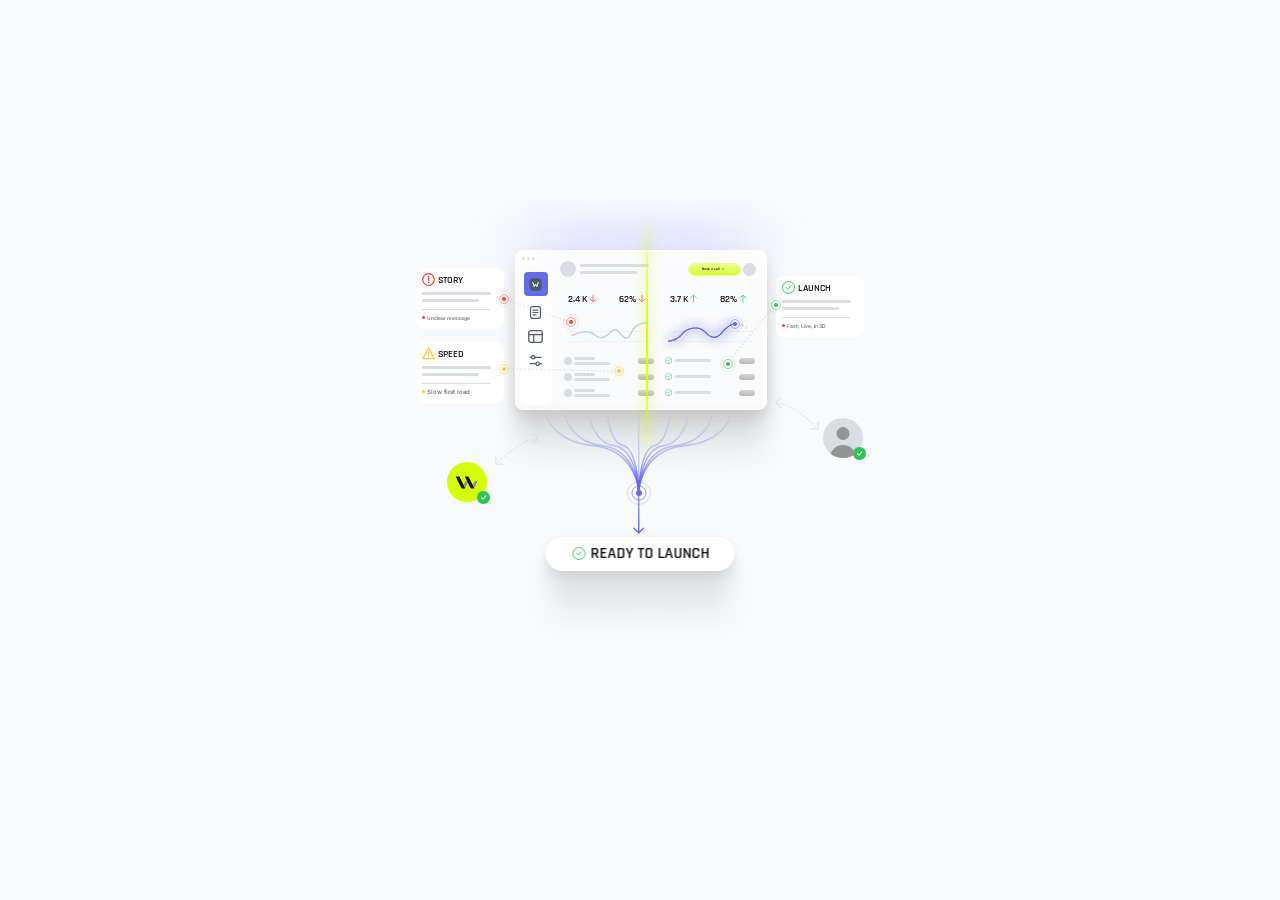
<file: assets/ways/way-2.html>
<!doctype html>
<html lang="en">
<head>
<meta charset="utf-8">
<meta name="viewport" content="width=device-width,initial-scale=1">
<title>Launch Site · Whitestone Labs</title>
<link rel="preconnect" href="https://fonts.googleapis.com"><link rel="preconnect" href="https://fonts.gstatic.com" crossorigin><link rel="stylesheet" href="https://fonts.googleapis.com/css2?family=Inter:wght@500;600&family=Rajdhani:wght@600;700&display=swap">
<style>
html,body{margin:0;background:#f9fafb}
body{min-height:100vh;display:grid;place-items:center}
/* Contenedor responsive: ocupa el ancho disponible manteniendo 480:501 */
.aller-g-embed{width:min(100%,480px);aspect-ratio:480/501;position:relative;overflow:hidden}
.aller-g-embed>.aller-g{position:absolute;left:0;top:0;transform:scale(var(--s,1))}
/* Stage de render para video (?stage=1080x1350) */
body.stage{display:block;min-height:0;overflow:hidden}
body.stage .aller-g-embed{position:absolute;width:auto;max-width:none}
/*! tailwindcss v4.3.3 | MIT License | https://tailwindcss.com */
@layer properties{@supports (((-webkit-hyphens:none)) and (not (margin-trim:inline))) or ((-moz-orient:inline) and (not (color:rgb(from red r g b)))){*,:before,:after,::backdrop{--tw-translate-x:0;--tw-translate-y:0;--tw-translate-z:0;--tw-scale-x:1;--tw-scale-y:1;--tw-scale-z:1;--tw-rotate-x:initial;--tw-rotate-y:initial;--tw-rotate-z:initial;--tw-skew-x:initial;--tw-skew-y:initial;--tw-border-style:solid;--tw-gradient-position:initial;--tw-gradient-from:#0000;--tw-gradient-via:#0000;--tw-gradient-to:#0000;--tw-gradient-stops:initial;--tw-gradient-via-stops:initial;--tw-gradient-from-position:0%;--tw-gradient-via-position:50%;--tw-gradient-to-position:100%;--tw-leading:initial;--tw-font-weight:initial;--tw-shadow:0 0 #0000;--tw-shadow-color:initial;--tw-shadow-alpha:100%;--tw-inset-shadow:0 0 #0000;--tw-inset-shadow-color:initial;--tw-inset-shadow-alpha:100%;--tw-ring-color:initial;--tw-ring-shadow:0 0 #0000;--tw-inset-ring-color:initial;--tw-inset-ring-shadow:0 0 #0000;--tw-ring-inset:initial;--tw-ring-offset-width:0px;--tw-ring-offset-color:#fff;--tw-ring-offset-shadow:0 0 #0000;--tw-blur:initial;--tw-brightness:initial;--tw-contrast:initial;--tw-grayscale:initial;--tw-hue-rotate:initial;--tw-invert:initial;--tw-opacity:initial;--tw-saturate:initial;--tw-sepia:initial;--tw-drop-shadow:initial;--tw-drop-shadow-color:initial;--tw-drop-shadow-alpha:100%;--tw-drop-shadow-size:initial;--tw-backdrop-blur:initial;--tw-backdrop-brightness:initial;--tw-backdrop-contrast:initial;--tw-backdrop-grayscale:initial;--tw-backdrop-hue-rotate:initial;--tw-backdrop-invert:initial;--tw-backdrop-opacity:initial;--tw-backdrop-saturate:initial;--tw-backdrop-sepia:initial}}}@layer theme{:root,:host{--color-white:#fff;--spacing:.25rem;--font-weight-medium:500}}@layer utilities{.pointer-events-none{pointer-events:none}.visible{visibility:visible}.absolute{position:absolute}.relative{position:relative}.inset-0{inset:0}.inset-\[-0\.5px_0_0_0\]{inset:-.5px 0 0}.inset-\[-0\.81\%_-1\.23\%\]{inset:-.81% -1.23%}.inset-\[-1\.63\%_-0\.4\%_-0\.61\%_-0\.4\%\]{inset:-1.63% -.4% -.61%}.inset-\[-1px_0_0_0\]{inset:-1px 0 0}.inset-\[-2\.4\%_-6\.25\%_-5\.36\%_-6\.25\%\]{inset:-2.4% -6.25% -5.36%}.inset-\[-2\.17\%_-3\.75\%_-5\.91\%_-4\.59\%\]{inset:-2.17% -3.75% -5.91% -4.59%}.inset-\[-2\.54\%_-1\.59\%_-14\.18\%_0\]{inset:-2.54% -1.59% -14.18% 0}.inset-\[-3\.08\%_-0\.36\%\]{inset:-3.08% -.36%}.inset-\[-3\.12\%_-2\.81\%\]{inset:-3.12% -2.81%}.inset-\[-3\.13\%_-3\.22\%_-3\.12\%_-3\.21\%\]{inset:-3.13% -3.22% -3.12% -3.21%}.inset-\[-4\.09\%_-0\.69\%_-4\.12\%_-0\.1\%\]{inset:-4.09% -.69% -4.12% -.1%}.inset-\[-4\.17\%\]{inset:-4.17%}.inset-\[-4\.17\%_-3\.75\%\]{inset:-4.17% -3.75%}.inset-\[-4\.42\%_-4\.4\%_-4\.43\%_-4\.41\%\]{inset:-4.42% -4.4% -4.43% -4.41%}.inset-\[-4\.44\%_-5\%\]{inset:-4.44% -5%}.inset-\[-4\.69\%_0_-4\.69\%_-0\.49\%\]{inset:-4.69% 0 -4.69% -.49%}.inset-\[-5\.36\%_-6\.25\%_-2\.4\%_-6\.25\%\]{inset:-5.36% -6.25% -2.4%}.inset-\[-5\.52px_-1\.43\%\]{inset:-5.52px -1.43%}.inset-\[-5\.52px_-2\.5\%\]{inset:-5.52px -2.5%}.inset-\[-5\.52px_-3\.85\%\]{inset:-5.52px -3.85%}.inset-\[-7\.14\%\]{inset:-7.14%}.inset-\[-9\.31\%_-4\.17\%_-9\.44\%_-9\.37\%\]{inset:-9.31% -4.17% -9.44% -9.37%}.inset-\[-10\.96\%_-3\.49\%_-2\.58\%_-4\.92\%\]{inset:-10.96% -3.49% -2.58% -4.92%}.inset-\[-13\.24\%_-8\.82\%\]{inset:-13.24% -8.82%}.inset-\[-14px_-5\.36\%_-12px_-5\.36\%\]{inset:-14px -5.36% -12px}.inset-\[-18\.11\%_-1\.85\%_-3\.14\%_-2\.37\%\]{inset:-18.11% -1.85% -3.14% -2.37%}.inset-\[-21\.24\%_-1\.79\%_-2\.88\%_-2\.04\%\]{inset:-21.24% -1.79% -2.88% -2.04%}.inset-\[-29\.99\%_0\]{inset:-29.99% 0}.inset-\[-70\.57\%_-18\.44\%_-70\.81\%_-18\.17\%\]{inset:-70.57% -18.44% -70.81% -18.17%}.inset-\[-466\.67\%_-22\.22\%\]{inset:-466.67% -22.22%}.inset-\[-466\.67\%_-28\.28\%\]{inset:-466.67% -28.28%}.inset-\[-466\.67\%_-35\.22\%\]{inset:-466.67% -35.22%}.inset-\[-1666\.67\%_-59\.52\%\]{inset:-1666.67% -59.52%}.inset-\[-1666\.67\%_-75\.76\%\]{inset:-1666.67% -75.76%}.inset-\[-1666\.67\%_-95\.24\%\]{inset:-1666.67% -95.24%}.inset-\[0_-0\.4\%_-0\.61\%_-0\.4\%\]{inset:0 -.4% -.61%}.inset-\[0_0_-0\.94\%_0\]{inset:0 0 -.94%}.inset-\[9\.38\%\]{inset:9.38%}.inset-\[9\.38\%_9\.38\%_9\.37\%_9\.38\%\]{inset:9.38% 9.38% 9.37%}.inset-\[9\.39\%_9\.39\%_9\.37\%_9\.38\%\]{inset:9.39% 9.39% 9.37% 9.38%}.inset-\[9\.69\%_9\.69\%_9\.85\%_9\.68\%\]{inset:9.69% 9.69% 9.85% 9.68%}.inset-\[12\.5\%\]{inset:12.5%}.inset-\[12\.5\%_8\.33\%_12\.48\%_8\.33\%\]{inset:12.5% 8.33% 12.48%}.inset-\[12\.62\%_12\.5\%\]{inset:12.62% 12.5%}.inset-\[13\.93\%_24\.79\%_13\.93\%_24\.23\%\]{inset:13.93% 24.79% 13.93% 24.23%}.inset-\[30\.56\%_27\.96\%_36\.11\%_30\.36\%\]{inset:30.56% 27.96% 36.11% 30.36%}.inset-\[33\.33\%\]{inset:33.33%}.inset-\[33\.33\%_29\.56\%_38\.89\%_30\.75\%\]{inset:33.33% 29.56% 38.89% 30.75%}.top-0{top:0}.top-1{top:var(--spacing)}.top-1\/2{top:50%}.top-\[-8\.1\%\]{top:-8.1%}.top-\[0\.97\%\]{top:.97%}.top-\[1\.49px\]{top:1.49px}.top-\[2\.5px\]{top:2.5px}.top-\[3px\]{top:3px}.top-\[4px\]{top:4px}.top-\[6px\]{top:6px}.top-\[7\.89px\]{top:7.89px}.top-\[7px\]{top:7px}.top-\[8px\]{top:8px}.top-\[9px\]{top:9px}.top-\[10px\]{top:10px}.top-\[11px\]{top:11px}.top-\[12px\]{top:12px}.top-\[14px\]{top:14px}.top-\[15px\]{top:15px}.top-\[16px\]{top:16px}.top-\[19px\]{top:19px}.top-\[20\.83\%\]{top:20.83%}.top-\[21px\]{top:21px}.top-\[22px\]{top:22px}.top-\[23px\]{top:23px}.top-\[24px\]{top:24px}.top-\[26px\]{top:26px}.top-\[27px\]{top:27px}.top-\[30px\]{top:30px}.top-\[31px\]{top:31px}.top-\[32px\]{top:32px}.top-\[33px\]{top:33px}.top-\[34px\]{top:34px}.top-\[35px\]{top:35px}.top-\[37px\]{top:37px}.top-\[38px\]{top:38px}.top-\[39px\]{top:39px}.top-\[40px\]{top:40px}.top-\[41px\]{top:41px}.top-\[42px\]{top:42px}.top-\[44px\]{top:44px}.top-\[45px\]{top:45px}.top-\[46px\]{top:46px}.top-\[47px\]{top:47px}.top-\[48px\]{top:48px}.top-\[50px\]{top:50px}.top-\[52px\]{top:52px}.top-\[55px\]{top:55px}.top-\[56px\]{top:56px}.top-\[57px\]{top:57px}.top-\[59px\]{top:59px}.top-\[62px\]{top:62px}.top-\[68px\]{top:68px}.top-\[73px\]{top:73px}.top-\[76px\]{top:76px}.top-\[81\.16px\]{top:81.16px}.top-\[85px\]{top:85px}.top-\[92px\]{top:92px}.top-\[93px\]{top:93px}.top-\[97px\]{top:97px}.top-\[100px\]{top:100px}.top-\[101px\]{top:101px}.top-\[105px\]{top:105px}.top-\[107px\]{top:107px}.top-\[113px\]{top:113px}.top-\[114px\]{top:114px}.top-\[118px\]{top:118px}.top-\[119px\]{top:119px}.top-\[121px\]{top:121px}.top-\[129\.5px\]{top:129.5px}.top-\[130px\]{top:130px}.top-\[131px\]{top:131px}.top-\[142px\]{top:142px}.top-\[153px\]{top:153px}.top-\[156px\]{top:156px}.top-\[158px\]{top:158px}.top-\[159px\]{top:159px}.top-\[161px\]{top:161px}.top-\[163px\]{top:163px}.top-\[164px\]{top:164px}.top-\[189px\]{top:189px}.top-\[191px\]{top:191px}.top-\[200px\]{top:200px}.top-\[203px\]{top:203px}.top-\[206px\]{top:206px}.top-\[210px\]{top:210px}.top-\[214px\]{top:214px}.top-\[218px\]{top:218px}.top-\[222px\]{top:222px}.top-\[223px\]{top:223px}.top-\[234px\]{top:234px}.top-\[239px\]{top:239px}.top-\[242px\]{top:242px}.top-\[246px\]{top:246px}.top-\[262px\]{top:262px}.top-\[281px\]{top:281px}.top-\[290px\]{top:290px}.top-\[337px\]{top:337px}.right-1{right:var(--spacing)}.right-1\/4{right:25%}.bottom-\[20\.83\%\]{bottom:20.83%}.left-0{left:0}.left-1{left:var(--spacing)}.left-1\/2{left:50%}.left-1\/4{left:25%}.left-\[-11px\]{left:-11px}.left-\[1\.47px\]{left:1.47px}.left-\[3\.33px\]{left:3.33px}.left-\[3px\]{left:3px}.left-\[4\.5px\]{left:4.5px}.left-\[4px\]{left:4px}.left-\[5px\]{left:5px}.left-\[6px\]{left:6px}.left-\[7px\]{left:7px}.left-\[8\.5px\]{left:8.5px}.left-\[8px\]{left:8px}.left-\[10px\]{left:10px}.left-\[11px\]{left:11px}.left-\[12px\]{left:12px}.left-\[13px\]{left:13px}.left-\[14px\]{left:14px}.left-\[15px\]{left:15px}.left-\[16px\]{left:16px}.left-\[17px\]{left:17px}.left-\[18px\]{left:18px}.left-\[19px\]{left:19px}.left-\[21px\]{left:21px}.left-\[23px\]{left:23px}.left-\[24\.5px\]{left:24.5px}.left-\[24px\]{left:24px}.left-\[25px\]{left:25px}.left-\[26px\]{left:26px}.left-\[27px\]{left:27px}.left-\[33px\]{left:33px}.left-\[35px\]{left:35px}.left-\[39px\]{left:39px}.left-\[41\.5px\]{left:41.5px}.left-\[41px\]{left:41px}.left-\[44px\]{left:44px}.left-\[47px\]{left:47px}.left-\[57\.5px\]{left:57.5px}.left-\[57px\]{left:57px}.left-\[58px\]{left:58px}.left-\[66\.5px\]{left:66.5px}.left-\[67px\]{left:67px}.left-\[71px\]{left:71px}.left-\[74\.5px\]{left:74.5px}.left-\[74px\]{left:74px}.left-\[75px\]{left:75px}.left-\[79px\]{left:79px}.left-\[80px\]{left:80px}.left-\[88px\]{left:88px}.left-\[90\.5px\]{left:90.5px}.left-\[91px\]{left:91px}.left-\[92\.76px\]{left:92.76px}.left-\[96px\]{left:96px}.left-\[98px\]{left:98px}.left-\[99px\]{left:99px}.left-\[105px\]{left:105px}.left-\[114\.5px\]{left:114.5px}.left-\[114px\]{left:114px}.left-\[128px\]{left:128px}.left-\[131px\]{left:131px}.left-\[136\.5px\]{left:136.5px}.left-\[136px\]{left:136px}.left-\[138px\]{left:138px}.left-\[146px\]{left:146px}.left-\[154\.75px\]{left:154.75px}.left-\[156px\]{left:156px}.left-\[161px\]{left:161px}.left-\[163px\]{left:163px}.left-\[172\.5px\]{left:172.5px}.left-\[179px\]{left:179px}.left-\[185px\]{left:185px}.left-\[188px\]{left:188px}.left-\[211px\]{left:211px}.left-\[227px\]{left:227px}.left-\[246px\]{left:246px}.left-\[320px\]{left:320px}.left-\[322px\]{left:322px}.left-\[323\.5px\]{left:323.5px}.left-\[324px\]{left:324px}.left-\[328px\]{left:328px}.left-\[336px\]{left:336px}.left-\[337px\]{left:337px}.left-\[344px\]{left:344px}.left-\[349px\]{left:349px}.left-\[352px\]{left:352px}.left-\[368px\]{left:368px}.left-\[376px\]{left:376px}.left-\[384px\]{left:384px}.left-\[399px\]{left:399px}.left-\[423px\]{left:423px}.left-\[427px\]{left:427px}.left-\[451px\]{left:451px}.left-\[calc\(50\%\+0\.13px\)\]{left:calc(50% + .13px)}.left-\[calc\(50\%\+0\.38px\)\]{left:calc(50% + .38px)}.left-\[calc\(50\%-0\.5px\)\]{left:calc(50% - .5px)}.left-\[calc\(50\%-0\.13px\)\]{left:calc(50% - .13px)}.left-\[calc\(50\%-0\.38px\)\]{left:calc(50% - .38px)}.left-\[calc\(50\%-9px\)\]{left:calc(50% - 9px)}.left-\[calc\(50\%-14px\)\]{left:calc(50% - 14px)}.left-\[calc\(50\%-15px\)\]{left:calc(50% - 15px)}.left-\[calc\(50\%-22px\)\]{left:calc(50% - 22px)}.left-\[calc\(50\%-38px\)\]{left:calc(50% - 38px)}.left-\[calc\(50\%-58px\)\]{left:calc(50% - 58px)}.mr-\[-8px\]{margin-right:-8px}.block{display:block}.contents{display:contents}.flex{display:flex}.size-\[3px\]{width:3px;height:3px}.size-\[4px\]{width:4px;height:4px}.size-\[6\.5px\]{width:6.5px;height:6.5px}.size-\[6px\]{width:6px;height:6px}.size-\[7px\]{width:7px;height:7px}.size-\[8px\]{width:8px;height:8px}.size-\[10px\]{width:10px;height:10px}.size-\[12px\]{width:12px;height:12px}.size-\[13px\]{width:13px;height:13px}.size-\[14px\]{width:14px;height:14px}.size-\[16px\]{width:16px;height:16px}.size-\[20px\]{width:20px;height:20px}.size-\[24px\]{width:24px;height:24px}.size-\[40px\]{width:40px;height:40px}.size-full{width:100%;height:100%}.size-px{width:1px;height:1px}.h-0{height:0}.h-\[2\.5px\]{height:2.5px}.h-\[3px\]{height:3px}.h-\[4px\]{height:4px}.h-\[6px\]{height:6px}.h-\[12px\]{height:12px}.h-\[13\.02px\]{height:13.02px}.h-\[13px\]{height:13px}.h-\[15px\]{height:15px}.h-\[16px\]{height:16px}.h-\[17px\]{height:17px}.h-\[18\.114px\]{height:18.114px}.h-\[18px\]{height:18px}.h-\[19px\]{height:19px}.h-\[23px\]{height:23px}.h-\[24px\]{height:24px}.h-\[26px\]{height:26px}.h-\[29\.556px\]{height:29.556px}.h-\[30\.5px\]{height:30.5px}.h-\[30px\]{height:30px}.h-\[32px\]{height:32px}.h-\[33\.379px\]{height:33.379px}.h-\[41px\]{height:41px}.h-\[42\.274px\]{height:42.274px}.h-\[43\.263px\]{height:43.263px}.h-\[44\.676px\]{height:44.676px}.h-\[52px\]{height:52px}.h-\[56px\]{height:56px}.h-\[58\.5px\]{height:58.5px}.h-\[60px\]{height:60px}.h-\[61px\]{height:61px}.h-\[72px\]{height:72px}.h-\[78px\]{height:78px}.h-\[119px\]{height:119px}.h-\[123px\]{height:123px}.h-\[130px\]{height:130px}.h-\[133\.93\%\]{height:133.93%}.h-\[135px\]{height:135px}.h-\[152\%\]{height:152%}.h-\[160px\]{height:160px}.h-\[200px\]{height:200px}.h-\[224px\]{height:224px}.h-full{height:100%}.min-h-px{min-height:1px}.w-0{width:0}.w-\[6px\]{width:6px}.w-\[13\.057px\]{width:13.057px}.w-\[13\.333px\]{width:13.333px}.w-\[16px\]{width:16px}.w-\[17px\]{width:17px}.w-\[19\.5px\]{width:19.5px}.w-\[19px\]{width:19px}.w-\[20px\]{width:20px}.w-\[21\.5px\]{width:21.5px}.w-\[21px\]{width:21px}.w-\[24px\]{width:24px}.w-\[27px\]{width:27px}.w-\[30px\]{width:30px}.w-\[33px\]{width:33px}.w-\[34px\]{width:34px}.w-\[35px\]{width:35px}.w-\[36px\]{width:36px}.w-\[37px\]{width:37px}.w-\[39px\]{width:39px}.w-\[40\.5px\]{width:40.5px}.w-\[42px\]{width:42px}.w-\[43px\]{width:43px}.w-\[46px\]{width:46px}.w-\[47\.5px\]{width:47.5px}.w-\[47\.197px\]{width:47.197px}.w-\[47px\]{width:47px}.w-\[49\.491px\]{width:49.491px}.w-\[51px\]{width:51px}.w-\[52\.5px\]{width:52.5px}.w-\[56px\]{width:56px}.w-\[57px\]{width:57px}.w-\[58px\]{width:58px}.w-\[66\.5px\]{width:66.5px}.w-\[67px\]{width:67px}.w-\[68px\]{width:68px}.w-\[69px\]{width:69px}.w-\[70px\]{width:70px}.w-\[71\.114px\]{width:71.114px}.w-\[71px\]{width:71px}.w-\[72px\]{width:72px}.w-\[74\.35px\]{width:74.35px}.w-\[75px\]{width:75px}.w-\[76px\]{width:76px}.w-\[78px\]{width:78px}.w-\[80px\]{width:80px}.w-\[83px\]{width:83px}.w-\[88px\]{width:88px}.w-\[90\.5px\]{width:90.5px}.w-\[93px\]{width:93px}.w-\[96px\]{width:96px}.w-\[105px\]{width:105px}.w-\[115\.5px\]{width:115.5px}.w-\[116px\]{width:116px}.w-\[120px\]{width:120px}.w-\[129px\]{width:129px}.w-\[132px\]{width:132px}.w-\[159px\]{width:159px}.w-\[160px\]{width:160px}.w-\[168px\]{width:168px}.w-\[170px\]{width:170px}.w-\[186px\]{width:186px}.w-\[198px\]{width:198px}.w-\[199px\]{width:199px}.w-\[224px\]{width:224px}.w-\[252px\]{width:252px}.w-full{width:100%}.max-w-none{max-width:none}.min-w-px{min-width:1px}.flex-\[1_0_0\]{flex:1 0 0}.flex-none{flex:none}.shrink-0{flex-shrink:0}.-translate-x-1{--tw-translate-x:calc(var(--spacing) * -1);translate:var(--tw-translate-x) var(--tw-translate-y)}.-translate-x-1\/2{--tw-translate-x:calc(calc(1 / 2 * 100%) * -1);translate:var(--tw-translate-x) var(--tw-translate-y)}.-translate-y-1{--tw-translate-y:calc(var(--spacing) * -1);translate:var(--tw-translate-x) var(--tw-translate-y)}.-translate-y-1\/2{--tw-translate-y:calc(calc(1 / 2 * 100%) * -1);translate:var(--tw-translate-x) var(--tw-translate-y)}.-scale-y-100{--tw-scale-y:calc(100% * -1);scale:var(--tw-scale-x) var(--tw-scale-y)}.scale-y-99{--tw-scale-y:99%;scale:var(--tw-scale-x) var(--tw-scale-y)}.rotate-9{rotate:9deg}.rotate-90{rotate:90deg}.rotate-180{rotate:180deg}.rotate-\[-10\.3deg\]{rotate:-10.3deg}.rotate-\[4\.77deg\]{rotate:4.77deg}.-skew-x-4{--tw-skew-x:skewX(calc(4deg * -1));transform:var(--tw-rotate-x,) var(--tw-rotate-y,) var(--tw-rotate-z,) var(--tw-skew-x,) var(--tw-skew-y,)}.skew-x-9{--tw-skew-x:skewX(9deg);transform:var(--tw-rotate-x,) var(--tw-rotate-y,) var(--tw-rotate-z,) var(--tw-skew-x,) var(--tw-skew-y,)}.transform{transform:var(--tw-rotate-x,) var(--tw-rotate-y,) var(--tw-rotate-z,) var(--tw-skew-x,) var(--tw-skew-y,)}.flex-col{flex-direction:column}.items-center{align-items:center}.items-start{align-items:flex-start}.justify-between{justify-content:space-between}.justify-center{justify-content:center}.gap-\[2px\]{gap:2px}.gap-\[4px\]{gap:4px}.gap-\[5px\]{gap:5px}.gap-\[8px\]{gap:8px}.overflow-clip{overflow:clip}.overflow-hidden{overflow:hidden}.rounded-\[1\.412px\]{border-radius:1.412px}.rounded-\[4px\]{border-radius:4px}.rounded-\[6px\]{border-radius:6px}.rounded-\[8px\]{border-radius:8px}.rounded-\[9px\]{border-radius:9px}.rounded-\[24px\]{border-radius:24px}.rounded-\[270\.563px\]{border-radius:270.563px}.rounded-\[var\(--xl\,8px\)\]{border-radius:var(--xl,8px)}.rounded-full{border-radius:3.40282e38px}.border{border-style:var(--tw-border-style);border-width:1px}.border-2{border-style:var(--tw-border-style);border-width:2px}.border-\[0\.406px\]{border-style:var(--tw-border-style);border-width:.406px}.border-\[1\.059px\]{border-style:var(--tw-border-style);border-width:1.059px}.border-solid{--tw-border-style:solid;border-style:solid}.border-\[\#121212\]{border-color:#121212}.border-\[\#ecfe8e\]{border-color:#ecfe8e}.border-\[\#f2f4f5\]{border-color:#f2f4f5}.border-white{border-color:var(--color-white)}.bg-\[\#646aed\]{background-color:#646aed}.bg-\[\#121212\]{background-color:#121212}.bg-\[\#d5fe00\]{background-color:#d5fe00}.bg-\[\#d6d6d6\]{background-color:#d6d6d6}.bg-\[\#dadee2\]{background-color:#dadee2}.bg-\[\#f2f4f5\]{background-color:#f2f4f5}.bg-\[\#f9fafb\]{background-color:#f9fafb}.bg-\[rgba\(255\,255\,255\,0\.72\)\]{background-color:#ffffffb8}.bg-\[rgba\(255\,255\,255\,0\.88\)\]{background-color:#ffffffe0}.bg-\[rgba\(255\,255\,255\,0\.96\)\]{background-color:#fffffff5}.bg-\[var\(--color\\\/grayscale\\\/surface\\\/bg-1\,\#f9fafb\)\]{background-color:var(--color\/grayscale\/surface\/bg-1,#f9fafb)}.bg-white{background-color:var(--color-white)}.bg-gradient-to-b{--tw-gradient-position:to bottom in oklab;background-image:linear-gradient(var(--tw-gradient-stops))}.from-\[\#d6d6d6\]{--tw-gradient-from:#d6d6d6;--tw-gradient-stops:var(--tw-gradient-via-stops,var(--tw-gradient-position), var(--tw-gradient-from) var(--tw-gradient-from-position), var(--tw-gradient-to) var(--tw-gradient-to-position))}.from-\[\#ecfe8e\]{--tw-gradient-from:#ecfe8e;--tw-gradient-stops:var(--tw-gradient-via-stops,var(--tw-gradient-position), var(--tw-gradient-from) var(--tw-gradient-from-position), var(--tw-gradient-to) var(--tw-gradient-to-position))}.to-\[\#b8b8b8\]{--tw-gradient-to:#b8b8b8;--tw-gradient-stops:var(--tw-gradient-via-stops,var(--tw-gradient-position), var(--tw-gradient-from) var(--tw-gradient-from-position), var(--tw-gradient-to) var(--tw-gradient-to-position))}.to-\[\#d5fe00\]{--tw-gradient-to:#d5fe00;--tw-gradient-stops:var(--tw-gradient-via-stops,var(--tw-gradient-position), var(--tw-gradient-from) var(--tw-gradient-from-position), var(--tw-gradient-to) var(--tw-gradient-to-position))}.object-cover{object-fit:cover}.p-\[2px\]{padding:2px}.p-\[4px\]{padding:4px}.p-\[8px\]{padding:8px}.px-\[13px\]{padding-inline:13px}.px-\[24px\]{padding-inline:24px}.py-\[3\.25px\]{padding-block:3.25px}.py-\[8px\]{padding-block:8px}.text-\[3\.25px\]{font-size:3.25px}.text-\[5px\]{font-size:5px}.text-\[6px\]{font-size:6px}.text-\[8px\]{font-size:8px}.text-\[10px\]{font-size:10px}.text-\[16px\]{font-size:16px}.leading-\[0\]{--tw-leading:0;line-height:0}.leading-\[4\.333px\]{--tw-leading:4.333px;line-height:4.333px}.leading-\[8px\]{--tw-leading:8px;line-height:8px}.leading-\[16px\]{--tw-leading:16px;line-height:16px}.font-medium{--tw-font-weight:var(--font-weight-medium);font-weight:var(--font-weight-medium)}.whitespace-nowrap{white-space:nowrap}.whitespace-pre{white-space:pre}.text-\[\#2dc656\]{color:#2dc656}.text-\[\#121212\]{color:#121212}.text-\[\#787878\]{color:#787878}.capitalize{text-transform:capitalize}.mix-blend-plus-lighter{mix-blend-mode:plus-lighter}.shadow-\[0px_3px_2px_0px_rgba\(0\,0\,0\,0\.05\)\,0px_2px_2px_0px_rgba\(0\,0\,0\,0\.09\)\,0px_0px_1px_0px_rgba\(0\,0\,0\,0\.1\)\]{--tw-shadow:0px 3px 2px 0px var(--tw-shadow-color,#0000000d), 0px 2px 2px 0px var(--tw-shadow-color,#00000017), 0px 0px 1px 0px var(--tw-shadow-color,#0000001a);box-shadow:var(--tw-inset-shadow), var(--tw-inset-ring-shadow), var(--tw-ring-offset-shadow), var(--tw-ring-shadow), var(--tw-shadow)}.shadow-\[0px_3px_2px_0px_rgba\(100\,106\,237\,0\.05\)\,0px_2px_2px_0px_rgba\(100\,106\,237\,0\.09\)\,0px_0px_1px_0px_rgba\(100\,106\,237\,0\.1\)\]{--tw-shadow:0px 3px 2px 0px var(--tw-shadow-color,#646aed0d), 0px 2px 2px 0px var(--tw-shadow-color,#646aed17), 0px 0px 1px 0px var(--tw-shadow-color,#646aed1a);box-shadow:var(--tw-inset-shadow), var(--tw-inset-ring-shadow), var(--tw-ring-offset-shadow), var(--tw-ring-shadow), var(--tw-shadow)}.shadow-\[0px_3px_2px_0px_rgba\(213\,254\,0\,0\.05\)\,0px_2px_2px_0px_rgba\(213\,254\,0\,0\.09\)\,0px_0px_1px_0px_rgba\(213\,254\,0\,0\.1\)\]{--tw-shadow:0px 3px 2px 0px var(--tw-shadow-color,#d5fe000d), 0px 2px 2px 0px var(--tw-shadow-color,#d5fe0017), 0px 0px 1px 0px var(--tw-shadow-color,#d5fe001a);box-shadow:var(--tw-inset-shadow), var(--tw-inset-ring-shadow), var(--tw-ring-offset-shadow), var(--tw-ring-shadow), var(--tw-shadow)}.filter{filter:var(--tw-blur,) var(--tw-brightness,) var(--tw-contrast,) var(--tw-grayscale,) var(--tw-hue-rotate,) var(--tw-invert,) var(--tw-saturate,) var(--tw-sepia,) var(--tw-drop-shadow,)}.backdrop-blur-\[6px\]{--tw-backdrop-blur:blur(6px);-webkit-backdrop-filter:var(--tw-backdrop-blur,) var(--tw-backdrop-brightness,) var(--tw-backdrop-contrast,) var(--tw-backdrop-grayscale,) var(--tw-backdrop-hue-rotate,) var(--tw-backdrop-invert,) var(--tw-backdrop-opacity,) var(--tw-backdrop-saturate,) var(--tw-backdrop-sepia,);backdrop-filter:var(--tw-backdrop-blur,) var(--tw-backdrop-brightness,) var(--tw-backdrop-contrast,) var(--tw-backdrop-grayscale,) var(--tw-backdrop-hue-rotate,) var(--tw-backdrop-invert,) var(--tw-backdrop-opacity,) var(--tw-backdrop-saturate,) var(--tw-backdrop-sepia,)}}@property --tw-translate-x{syntax:"*";inherits:false;initial-value:0}@property --tw-translate-y{syntax:"*";inherits:false;initial-value:0}@property --tw-translate-z{syntax:"*";inherits:false;initial-value:0}@property --tw-scale-x{syntax:"*";inherits:false;initial-value:1}@property --tw-scale-y{syntax:"*";inherits:false;initial-value:1}@property --tw-scale-z{syntax:"*";inherits:false;initial-value:1}@property --tw-rotate-x{syntax:"*";inherits:false}@property --tw-rotate-y{syntax:"*";inherits:false}@property --tw-rotate-z{syntax:"*";inherits:false}@property --tw-skew-x{syntax:"*";inherits:false}@property --tw-skew-y{syntax:"*";inherits:false}@property --tw-border-style{syntax:"*";inherits:false;initial-value:solid}@property --tw-gradient-position{syntax:"*";inherits:false}@property --tw-gradient-from{syntax:"<color>";inherits:false;initial-value:#0000}@property --tw-gradient-via{syntax:"<color>";inherits:false;initial-value:#0000}@property --tw-gradient-to{syntax:"<color>";inherits:false;initial-value:#0000}@property --tw-gradient-stops{syntax:"*";inherits:false}@property --tw-gradient-via-stops{syntax:"*";inherits:false}@property --tw-gradient-from-position{syntax:"<length-percentage>";inherits:false;initial-value:0%}@property --tw-gradient-via-position{syntax:"<length-percentage>";inherits:false;initial-value:50%}@property --tw-gradient-to-position{syntax:"<length-percentage>";inherits:false;initial-value:100%}@property --tw-leading{syntax:"*";inherits:false}@property --tw-font-weight{syntax:"*";inherits:false}@property --tw-shadow{syntax:"*";inherits:false;initial-value:0 0 #0000}@property --tw-shadow-color{syntax:"*";inherits:false}@property --tw-shadow-alpha{syntax:"<percentage>";inherits:false;initial-value:100%}@property --tw-inset-shadow{syntax:"*";inherits:false;initial-value:0 0 #0000}@property --tw-inset-shadow-color{syntax:"*";inherits:false}@property --tw-inset-shadow-alpha{syntax:"<percentage>";inherits:false;initial-value:100%}@property --tw-ring-color{syntax:"*";inherits:false}@property --tw-ring-shadow{syntax:"*";inherits:false;initial-value:0 0 #0000}@property --tw-inset-ring-color{syntax:"*";inherits:false}@property --tw-inset-ring-shadow{syntax:"*";inherits:false;initial-value:0 0 #0000}@property --tw-ring-inset{syntax:"*";inherits:false}@property --tw-ring-offset-width{syntax:"<length>";inherits:false;initial-value:0}@property --tw-ring-offset-color{syntax:"*";inherits:false;initial-value:#fff}@property --tw-ring-offset-shadow{syntax:"*";inherits:false;initial-value:0 0 #0000}@property --tw-blur{syntax:"*";inherits:false}@property --tw-brightness{syntax:"*";inherits:false}@property --tw-contrast{syntax:"*";inherits:false}@property --tw-grayscale{syntax:"*";inherits:false}@property --tw-hue-rotate{syntax:"*";inherits:false}@property --tw-invert{syntax:"*";inherits:false}@property --tw-opacity{syntax:"*";inherits:false}@property --tw-saturate{syntax:"*";inherits:false}@property --tw-sepia{syntax:"*";inherits:false}@property --tw-drop-shadow{syntax:"*";inherits:false}@property --tw-drop-shadow-color{syntax:"*";inherits:false}@property --tw-drop-shadow-alpha{syntax:"<percentage>";inherits:false;initial-value:100%}@property --tw-drop-shadow-size{syntax:"*";inherits:false}@property --tw-backdrop-blur{syntax:"*";inherits:false}@property --tw-backdrop-brightness{syntax:"*";inherits:false}@property --tw-backdrop-contrast{syntax:"*";inherits:false}@property --tw-backdrop-grayscale{syntax:"*";inherits:false}@property --tw-backdrop-hue-rotate{syntax:"*";inherits:false}@property --tw-backdrop-invert{syntax:"*";inherits:false}@property --tw-backdrop-opacity{syntax:"*";inherits:false}@property --tw-backdrop-saturate{syntax:"*";inherits:false}@property --tw-backdrop-sepia{syntax:"*";inherits:false}
/* ── motion system · híbrido: base ambiental + pulso de resultado ──
   Un ciclo = 6s. Todo el movimiento ambiental usa periodos que dividen 6s
   (6s · 3s · 2s) para que el loop cierre exacto.
   Ventana de proceso: 2.4–3.6s · Pulso de resultado: 4.0s                */
.aller-g{--L:6s;--amb:cubic-bezier(.37,0,.63,1);--pop:cubic-bezier(.16,1,.3,1);
  position:relative;width:480px;height:501px;overflow:hidden;background:#f9fafb;transform-origin:0 0}
.aller-g *,.aller-g *::before,.aller-g *::after{box-sizing:border-box;margin:0}
.aller-g .fx-raj{font-family:Rajdhani,Arial,sans-serif;font-weight:600}
.aller-g .fx-inter{font-family:Inter,'Helvetica Neue',Arial,sans-serif;font-weight:600}
.aller-g .fx-shadow{filter:drop-shadow(0 49px 14.5px rgba(0,0,0,.05)) drop-shadow(0 22px 11px rgba(0,0,0,.09)) drop-shadow(0 5px 6px rgba(0,0,0,.1))}
.aller-g .fx-shadow-sm{filter:drop-shadow(0 18px 5.5px rgba(0,0,0,.05)) drop-shadow(0 8px 4px rgba(0,0,0,.09)) drop-shadow(0 2px 2px rgba(0,0,0,.1))}

/* ── Ambiental ─────────────────────────────────────────── */
/* 1 · Glow neón respira y se enciende en el resultado */
.fx-glow{animation:fx-glow var(--L) var(--amb) infinite;transform-origin:50% 50%}
@keyframes fx-glow{0%,100%{opacity:.7;transform:scaleX(.94)}
  40%{opacity:.85;transform:scaleX(1)}
  67%{opacity:1;transform:scaleX(1.12)}
  85%{opacity:.8;transform:scaleX(1)}}

/* 2 · Tarjetas satélite flotan (±2.5px), cada una con su fase */
.fx-float{animation:fx-float var(--L) var(--amb) infinite}
@keyframes fx-float{0%,100%{transform:translateY(0)}50%{transform:translateY(-2.5px)}}
.fx-d1{animation-delay:0s}.fx-d2{animation-delay:-1s}.fx-d3{animation-delay:-2s}
.fx-d4{animation-delay:-3s}.fx-d5{animation-delay:-4s}.fx-d6{animation-delay:-5s}

/* 3 · Conectores: una banda de señal recorre cada línea punteada (3 por ciclo) */
.fx-flow img{-webkit-mask-image:linear-gradient(90deg,rgba(0,0,0,.4) 0 38%,#000 50%,rgba(0,0,0,.4) 62% 100%);
  mask-image:linear-gradient(90deg,rgba(0,0,0,.4) 0 38%,#000 50%,rgba(0,0,0,.4) 62% 100%);
  -webkit-mask-size:300% 100%;mask-size:300% 100%;-webkit-mask-repeat:no-repeat;mask-repeat:no-repeat;
  animation:fx-flow 2s linear infinite}
.fx-rev img{animation-direction:reverse}
@keyframes fx-flow{from{-webkit-mask-position:100% 0;mask-position:100% 0}to{-webkit-mask-position:0 0;mask-position:0 0}}

/* 4 · Puntos de origen de los conectores laten al salir la señal */
.fx-ping{animation:fx-ping 2s var(--amb) infinite}
.fx-p1{animation-delay:0s}.fx-p2{animation-delay:-.2s}.fx-p3{animation-delay:-.4s}
@keyframes fx-ping{0%,100%{transform:scale(1);opacity:1}12%{transform:scale(1.2);opacity:1}40%{transform:scale(1);opacity:.75}}

/* 5 · Partículas del abanico: fluyen continuo hacia abajo (3 por ciclo por línea) */
.fx-pt{position:absolute;left:0;top:0;width:4px;height:4px;border-radius:50%;background:#646aed;
  box-shadow:0 0 0 1px rgba(255,255,255,.9),0 0 6px rgba(100,106,237,.55);
  offset-rotate:0deg;offset-anchor:center;opacity:0;
  animation:fx-pt-move 2s cubic-bezier(.4,0,.8,1) infinite,fx-pt-fade 2s linear infinite}
@keyframes fx-pt-move{from{offset-distance:0%}to{offset-distance:100%}}
@keyframes fx-pt-fade{0%{opacity:0}18%{opacity:1}82%{opacity:1}100%{opacity:0}}
/* ráfaga sincronizada: todas las líneas llegan juntas al pulso (4.0s) */
.fx-pt.fx-burst{width:5px;height:5px;background:#646aed;
  box-shadow:0 0 0 1.5px #fff,0 0 8px 2px rgba(213,254,0,.9);
  animation:fx-burst var(--L) linear infinite}
@keyframes fx-burst{0%,52%{offset-distance:0%;opacity:0;animation-timing-function:linear}
  52.01%{offset-distance:0%;opacity:1;animation-timing-function:cubic-bezier(.5,0,.9,1)}
  66.67%{offset-distance:100%;opacity:1}
  69%,100%{offset-distance:100%;opacity:0}}

/* 6 · Nodo de convergencia: respira (3s) + onda de choque en el resultado */
.fx-node img{animation:fx-node var(--L) var(--amb) infinite}
@keyframes fx-node{0%,100%{transform:scale(1)}25%{transform:scale(1.08)}50%{transform:scale(1)}
  64%{transform:scale(.92)}69%{transform:scale(1.28);animation-timing-function:var(--pop)}80%{transform:scale(1)}}
.fx-shock{position:absolute;left:50%;top:50%;width:24px;height:24px;margin:-12px 0 0 -12px;border-radius:50%;
  border:1.5px solid #646aed;box-shadow:0 0 10px rgba(213,254,0,.8),inset 0 0 6px rgba(213,254,0,.6);
  opacity:0;animation:fx-shock var(--L) linear infinite;pointer-events:none}
@keyframes fx-shock{0%,66.6%{transform:scale(.4);opacity:0}
  66.7%{transform:scale(.5);opacity:.9;animation-timing-function:var(--pop)}
  82%{transform:scale(3.2);opacity:0}100%{opacity:0}}

/* ── Pulso de resultado ────────────────────────────────── */
.fx-pill-wrap{isolation:isolate}
.fx-pill-wrap::before{content:"";position:absolute;inset:0 6px;border-radius:24px;background:#d5ef14;
  filter:blur(14px);opacity:0;z-index:-1;animation:fx-bloom var(--L) linear infinite}
@keyframes fx-bloom{0%,66%{opacity:0;transform:scale(.8)}
  71%{opacity:.8;transform:scale(1.05);animation-timing-function:var(--amb)}92%,100%{opacity:0;transform:scale(1)}}
.fx-pill{animation:fx-pill var(--L) linear infinite}
@keyframes fx-pill{0%,66%{transform:translateY(0) scale(1);animation-timing-function:var(--pop)}
  70%{transform:translateY(-2px) scale(1.035);animation-timing-function:var(--amb)}
  84%,100%{transform:translateY(0) scale(1)}}

/* Checks: "tick" — se contraen y rebotan. Se programan con --at (segundos del ciclo) */
.fx-pop{animation:fx-pop var(--L) linear infinite;animation-delay:calc(var(--at,4s) - var(--L))}
@keyframes fx-pop{0%{transform:scale(1)}
  2%{transform:scale(.6);animation-timing-function:var(--pop)}
  7%{transform:scale(1.25);animation-timing-function:var(--amb)}
  12%,100%{transform:scale(1)}}
.fx-pop-pill{--at:3.95s}.fx-pop-a1{--at:4.2s}.fx-pop-a2{--at:4.35s}.fx-pop-out{--at:4.5s}

/* Accesibilidad: sin movimiento, se muestra el diseño estático */
@media (prefers-reduced-motion:reduce){
  .aller-g *,.aller-g *::before,.aller-g *::after{animation:none!important}
  .aller-g .fx-pt,.aller-g .fx-shock{display:none}}

/* Actionable Insights · proceso: el scan neón barre el dashboard, la curva se traza
   y las filas se validan en secuencia; los marcadores verdes confirman en el pulso */
.fx-scan{animation:g2-scan var(--L) var(--amb) infinite}
@keyframes g2-scan{0%,100%{transform:translateX(0)}25%{transform:translateX(-58px)}75%{transform:translateX(58px)}}
.fx-reveal img{-webkit-mask-image:linear-gradient(90deg,#000 40%,transparent 60%);mask-image:linear-gradient(90deg,#000 40%,transparent 60%);
  -webkit-mask-size:250% 100%;mask-size:250% 100%;-webkit-mask-repeat:no-repeat;mask-repeat:no-repeat;animation:g-reveal var(--L) linear infinite}
@keyframes g-reveal{0%,38%{-webkit-mask-position:72% 0;mask-position:72% 0;animation-timing-function:cubic-bezier(.65,0,.35,1)}
  60%{-webkit-mask-position:0 0;mask-position:0 0}88%{-webkit-mask-position:0 0;mask-position:0 0;animation-timing-function:var(--amb)}
  100%{-webkit-mask-position:72% 0;mask-position:72% 0}}
.fx-pop-chart{--at:3.45s}.fx-pop-r1{--at:2.5s}.fx-pop-r2{--at:2.8s}.fx-pop-r3{--at:3.1s}
.fx-good{animation:fx-pop var(--L) linear infinite;animation-delay:calc(4.25s - var(--L))}
.fx-gear{animation:g2-gear var(--L) linear infinite}
@keyframes g2-gear{from{transform:rotate(0)}to{transform:rotate(360deg)}}
.fx-up{animation:g2-up 3s var(--amb) infinite}
@keyframes g2-up{0%,100%{transform:translateY(0)}50%{transform:translateY(-1px)}}

</style>
<style>
html[data-theme=dark],html[data-theme=dark] body,html[data-theme=dark] .aller-g{background:#0b0b0c}
html[data-theme=dark] [class~="bg-white"],html[data-theme=dark] [class~="bg-[rgba(255,255,255,0.88)]"],html[data-theme=dark] [class~="bg-[rgba(255,255,255,0.96)]"],html[data-theme=dark] [class~="bg-[rgba(255,255,255,0.72)]"]{background-color:#161719}
html[data-theme=dark] [class~="bg-[#f9fafb]"],html[data-theme=dark] [class~="bg-[var(--color\\/grayscale\\/surface\\/bg-1,#f9fafb)]"]{background-color:#1d1e21}
html[data-theme=dark] [class~="bg-[#f2f4f5]"]{background-color:#202125}
html[data-theme=dark] [class~="bg-[#dadee2]"],html[data-theme=dark] [class~="bg-[#d6d6d6]"]{background-color:#2e3034}
html[data-theme=dark] [class~="text-[#121212]"]{color:#f2f2f0}
html[data-theme=dark] [class~="text-[#787878]"]{color:#8d9095}
html[data-theme=dark] [class~="border-white"],html[data-theme=dark] [class~="border-[#f2f4f5]"]{border-color:#25272b}
html[data-theme=dark] [class~="from-[#d6d6d6]"]{--tw-gradient-from:#2e3034}
html[data-theme=dark] [class~="to-[#b8b8b8]"]{--tw-gradient-to:#3c3e43}
html[data-theme=dark] .aller-g>div{background-color:#0b0b0c}
html[data-theme=dark] :is(img[src$="g1-12.svg"],img[src$="g1-15.svg"],img[src$="g1-20.svg"],img[src$="g1-21.svg"],img[src$="g1-22.svg"],img[src$="g1-23.svg"]){filter:invert(1) hue-rotate(180deg)}
html[data-theme=dark] .fx-shadow{box-shadow:0 1px 0 #ffffff0d inset,0 12px 32px #0008}
</style></head>
<body>
<div class="aller-g-embed" role="img" aria-label="Launch Site">
<div class="aller-g">
<div class="bg-[#f9fafb] relative size-full" data-node-id="5099:58748">
  <div class="absolute h-[12px] left-[114px] top-[44px] w-[252px] fx-glow" data-node-id="5099:58749">
    <div class="absolute inset-[-466.67%_-22.22%]"><img alt="" class="block max-w-none size-full" src="img/g2-1.svg" /></div>
  </div>
  <div class="absolute h-[6px] left-[156px] mix-blend-plus-lighter top-[47px] w-[168px] fx-glow" data-node-id="5099:58750">
    <div class="absolute inset-[-1666.67%_-59.52%]"><img alt="" class="block max-w-none size-full" src="img/g2-2.svg" /></div>
  </div>
  <div class="absolute backdrop-blur-[6px] bg-[rgba(255,255,255,0.88)] border border-solid border-white fx-shadow h-[160px] left-[114.5px] rounded-[8px] top-[50px] w-[252px]" data-node-id="5099:58764">
    <div class="absolute bg-white flex flex-col items-center justify-center left-[4px] p-[2px] rounded-[8px] top-[4px]">
      <div class="flex gap-[2px] items-center relative shrink-0 w-full">
        <div class="relative shrink-0 size-[3px]"><img alt="" class="absolute block inset-0 max-w-none size-full" src="img/g2-3.svg" /></div>
        <div class="relative shrink-0 size-[3px]"><img alt="" class="absolute block inset-0 max-w-none size-full" src="img/g2-4.svg" /></div>
        <div class="relative shrink-0 size-[3px]"><img alt="" class="absolute block inset-0 max-w-none size-full" src="img/g2-5.svg" /></div>
      </div>
    </div>
    <div class="absolute bg-[rgba(255,255,255,0.72)] flex h-[135px] items-center left-[4px] p-[4px] rounded-[6px] top-[19px]">
      <div class="flex flex-col gap-[8px] h-[130px] items-center relative shrink-0">
        <div class="bg-[#646aed] flex h-[24px] items-center p-[4px] relative rounded-[4px] shrink-0">
          <div class="h-full overflow-clip relative shrink-0 w-[16px]"><div class="absolute inset-[9.38%_9.38%_9.37%_9.38%]"><img alt="" class="absolute block inset-0 max-w-none size-full" src="img/g2-6.svg" /></div></div>
        </div>
        <div class="overflow-clip relative shrink-0 size-[16px]"><div class="absolute inset-[12.5%]"><div class="absolute inset-[-4.17%]"><img alt="" class="block max-w-none size-full" src="img/g2-7.svg" /></div></div></div>
        <div class="overflow-clip relative shrink-0 size-[16px]"><div class="absolute inset-[12.5%_8.33%_12.48%_8.33%]"><div class="absolute inset-[-4.17%_-3.75%]"><img alt="" class="block max-w-none size-full" src="img/g2-8.svg" /></div></div></div>
        <div class="overflow-clip relative shrink-0 size-[16px] fx-gear"><div class="absolute inset-[12.5%]"><div class="absolute inset-[-4.17%]"><img alt="" class="block max-w-none size-full" src="img/g2-9.svg" /></div></div></div>
      </div>
    </div>
    <div class="absolute flex flex-col gap-[2px] h-[119px] items-start left-[44px] top-[33px] w-[199px]">
      <div class="flex gap-[2px] items-center relative shrink-0 w-[199px]">
        <div class="bg-[#f9fafb] flex-[1_0_0] h-[30px] min-w-px overflow-clip relative rounded-[4px]">
          <div class="-translate-x-1/2 -translate-y-1/2 absolute flex items-center left-[calc(50%-0.13px)] top-1/2">
            <div class="flex flex-col fx-raj justify-center leading-[0] relative shrink-0 text-[10px] text-[#121212] whitespace-nowrap"><p class="leading-[8px]">2.4 K</p></div>
            <div class="overflow-clip relative shrink-0 size-[12px]"><div class="absolute bottom-[20.83%] left-1/4 right-1/4 top-[20.83%]"><div class="absolute inset-[-5.36%_-6.25%_-2.4%_-6.25%]"><img alt="" class="block max-w-none size-full" src="img/g2-10.svg" /></div></div></div>
          </div>
        </div>
        <div class="bg-[#f9fafb] flex-[1_0_0] h-[30px] min-w-px overflow-clip relative rounded-[4px]">
          <div class="-translate-x-1/2 -translate-y-1/2 absolute flex items-center left-[calc(50%-0.38px)] top-1/2">
            <div class="flex flex-col fx-raj justify-center leading-[0] relative shrink-0 text-[10px] text-[#121212] whitespace-nowrap"><p class="leading-[8px]">62%</p></div>
            <div class="overflow-clip relative shrink-0 size-[12px]"><div class="absolute bottom-[20.83%] left-1/4 right-1/4 top-[20.83%]"><div class="absolute inset-[-5.36%_-6.25%_-2.4%_-6.25%]"><img alt="" class="block max-w-none size-full" src="img/g2-11.svg" /></div></div></div>
          </div>
        </div>
        <div class="bg-[#f9fafb] flex-[1_0_0] h-[30px] min-w-px overflow-clip relative rounded-[4px]">
          <div class="-translate-x-1/2 -translate-y-1/2 absolute flex items-center left-[calc(50%+0.38px)] top-1/2">
            <div class="flex flex-col fx-raj justify-center leading-[0] relative shrink-0 text-[10px] text-[#121212] whitespace-nowrap"><p class="leading-[8px]">3.7 K</p></div>
            <div class="overflow-clip relative shrink-0 size-[12px] fx-up"><div class="absolute bottom-[20.83%] left-1/4 right-1/4 top-[20.83%]"><div class="absolute inset-[-2.4%_-6.25%_-5.36%_-6.25%]"><img alt="" class="block max-w-none size-full" src="img/g2-12.svg" /></div></div></div>
          </div>
        </div>
        <div class="bg-[#f9fafb] flex-[1_0_0] h-[30px] min-w-px overflow-clip relative rounded-[4px]">
          <div class="-translate-x-1/2 -translate-y-1/2 absolute flex items-center left-[calc(50%+0.13px)] top-1/2">
            <div class="flex flex-col fx-raj justify-center leading-[0] relative shrink-0 text-[10px] text-[#121212] whitespace-nowrap"><p class="leading-[8px]">82%</p></div>
            <div class="overflow-clip relative shrink-0 size-[12px] fx-up"><div class="absolute bottom-[20.83%] left-1/4 right-1/4 top-[20.83%]"><div class="absolute inset-[-2.4%_-6.25%_-5.36%_-6.25%]"><img alt="" class="block max-w-none size-full" src="img/g2-13.svg" /></div></div></div>
          </div>
        </div>
      </div>
      <div class="flex flex-[1_0_0] gap-[2px] items-center min-h-px relative w-full">
        <div class="bg-[#f9fafb] flex-[1_0_0] h-full min-w-px overflow-clip relative rounded-[4px]">
          <div class="absolute flex h-[19px] items-center justify-center left-[8px] top-[7px] w-0"><div class="flex-none rotate-90"><div class="h-0 relative w-[19px]"><div class="absolute inset-[-0.5px_0_0_0]"><img alt="" class="block max-w-none size-full" src="img/g2-14.svg" /></div></div></div></div>
          <div class="absolute flex h-[19px] items-center justify-center left-[24.5px] top-[7px] w-0"><div class="flex-none rotate-90"><div class="h-0 relative w-[19px]"><div class="absolute inset-[-0.5px_0_0_0]"><img alt="" class="block max-w-none size-full" src="img/g2-15.svg" /></div></div></div></div>
          <div class="absolute flex h-0 items-center justify-center left-[8px] top-[26px] w-[83px]"><div class="flex-none rotate-180"><div class="h-0 relative w-[83px]"><div class="absolute inset-[-0.5px_0_0_0]"><img alt="" class="block max-w-none size-full" src="img/g2-16.svg" /></div></div></div></div>
          <div class="absolute flex h-0 items-center justify-center left-[8px] top-[16px] w-[83px]"><div class="flex-none rotate-180"><div class="h-0 relative w-[83px]"><div class="absolute inset-[-0.5px_0_0_0]"><img alt="" class="block max-w-none size-full" src="img/g2-17.svg" /></div></div></div></div>
          <div class="absolute flex h-[19px] items-center justify-center left-[41px] top-[7px] w-0"><div class="flex-none rotate-90"><div class="h-0 relative w-[19px]"><div class="absolute inset-[-0.5px_0_0_0]"><img alt="" class="block max-w-none size-full" src="img/g2-18.svg" /></div></div></div></div>
          <div class="absolute flex h-[19px] items-center justify-center left-[57.5px] top-[7px] w-0"><div class="flex-none rotate-90"><div class="h-0 relative w-[19px]"><div class="absolute inset-[-0.5px_0_0_0]"><img alt="" class="block max-w-none size-full" src="img/g2-19.svg" /></div></div></div></div>
          <div class="absolute flex h-[19px] items-center justify-center left-[74px] top-[7px] w-0"><div class="flex-none rotate-90"><div class="h-0 relative w-[19px]"><div class="absolute inset-[-0.5px_0_0_0]"><img alt="" class="block max-w-none size-full" src="img/g2-20.svg" /></div></div></div></div>
          <div class="absolute flex h-[19px] items-center justify-center left-[90.5px] top-[7px] w-0"><div class="flex-none rotate-90"><div class="h-0 relative w-[19px]"><div class="absolute inset-[-0.5px_0_0_0]"><img alt="" class="block max-w-none size-full" src="img/g2-21.svg" /></div></div></div></div>
          <div class="absolute h-[16px] left-[12px] top-[7px] w-[76px] fx-wave" data-node-id="5099:58806"><div class="absolute inset-[-4.69%_0_-4.69%_-0.49%]"><img alt="" class="block max-w-none size-full" src="img/g2-22.svg" /></div></div>
        </div>
        <div class="bg-[#f9fafb] flex-[1_0_0] h-full min-w-px overflow-clip relative rounded-[4px]">
          <div class="absolute flex h-[19px] items-center justify-center left-[8.5px] top-[7px] w-0"><div class="flex-none rotate-90"><div class="h-0 relative w-[19px]"><div class="absolute inset-[-0.5px_0_0_0]"><img alt="" class="block max-w-none size-full" src="img/g2-23.svg" /></div></div></div></div>
          <div class="absolute flex h-[19px] items-center justify-center left-[25px] top-[7px] w-0"><div class="flex-none rotate-90"><div class="h-0 relative w-[19px]"><div class="absolute inset-[-0.5px_0_0_0]"><img alt="" class="block max-w-none size-full" src="img/g2-24.svg" /></div></div></div></div>
          <div class="absolute flex h-0 items-center justify-center left-[8.5px] top-[26px] w-[83px]"><div class="flex-none rotate-180"><div class="h-0 relative w-[83px]"><div class="absolute inset-[-0.5px_0_0_0]"><img alt="" class="block max-w-none size-full" src="img/g2-25.svg" /></div></div></div></div>
          <div class="absolute flex h-0 items-center justify-center left-[8.5px] top-[16px] w-[83px]"><div class="flex-none rotate-180"><div class="h-0 relative w-[83px]"><div class="absolute inset-[-0.5px_0_0_0]"><img alt="" class="block max-w-none size-full" src="img/g2-26.svg" /></div></div></div></div>
          <div class="absolute flex h-[19px] items-center justify-center left-[41.5px] top-[7px] w-0"><div class="flex-none rotate-90"><div class="h-0 relative w-[19px]"><div class="absolute inset-[-0.5px_0_0_0]"><img alt="" class="block max-w-none size-full" src="img/g2-27.svg" /></div></div></div></div>
          <div class="absolute flex h-[19px] items-center justify-center left-[58px] top-[7px] w-0"><div class="flex-none rotate-90"><div class="h-0 relative w-[19px]"><div class="absolute inset-[-0.5px_0_0_0]"><img alt="" class="block max-w-none size-full" src="img/g2-28.svg" /></div></div></div></div>
          <div class="absolute flex h-[19px] items-center justify-center left-[74.5px] top-[7px] w-0"><div class="flex-none rotate-90"><div class="h-0 relative w-[19px]"><div class="absolute inset-[-0.5px_0_0_0]"><img alt="" class="block max-w-none size-full" src="img/g2-29.svg" /></div></div></div></div>
          <div class="absolute flex h-[19px] items-center justify-center left-[91px] top-[7px] w-0"><div class="flex-none rotate-90"><div class="h-0 relative w-[19px]"><div class="absolute inset-[-0.5px_0_0_0]"><img alt="" class="block max-w-none size-full" src="img/g2-30.svg" /></div></div></div></div>
          <div class="absolute h-[18.114px] left-[8.5px] top-[7.89px] w-[78px] fx-reveal" data-node-id="5099:58817"><div class="absolute inset-[-4.09%_-0.69%_-4.12%_-0.1%]"><img alt="" class="block max-w-none size-full" src="img/g2-31.svg" /></div></div>
          <div class="absolute left-[66.5px] size-[16px] top-0 fx-pop fx-pop-chart" data-node-id="5099:58818">
            <div class="absolute left-[6px] size-[4px] top-[6px]"><img alt="" class="absolute block inset-0 max-w-none size-full" src="img/g2-32.svg" /></div>
            <div class="absolute left-[3px] size-[10px] top-[3px]"><img alt="" class="absolute block inset-0 max-w-none size-full" src="img/g2-33.svg" /></div>
            <div class="absolute left-0 size-[16px] top-0"><img alt="" class="absolute block inset-0 max-w-none size-full" src="img/g2-34.svg" /></div>
          </div>
          <div class="absolute h-[18px] left-[8.5px] top-[8px] w-[66.5px] fx-reveal" data-node-id="5099:58822"><div class="absolute inset-[-70.57%_-18.44%_-70.81%_-18.17%]"><img alt="" class="block max-w-none size-full" src="img/g2-35.svg" /></div></div>
        </div>
      </div>
      <div class="flex gap-[2px] h-[52px] items-center relative shrink-0 w-full">
        <div class="bg-[#f9fafb] flex-[1_0_0] h-full min-w-px overflow-clip relative rounded-[4px]">
          <div class="absolute flex items-center justify-between left-[4px] top-[6px] w-[90.5px]"><div class="flex gap-[2px] items-center relative shrink-0 w-[46px]"><div class="relative shrink-0 size-[8px]"><img alt="" class="absolute block inset-0 max-w-none size-full" src="img/g2-36.svg" /></div><div class="flex flex-col gap-[2px] items-start relative shrink-0 w-[36px]"><div class="bg-[#dadee2] h-[3px] relative rounded-[9px] shrink-0 w-[21px]"></div><div class="bg-[#dadee2] h-[3px] relative rounded-[9px] shrink-0 w-full"></div></div></div><div class="bg-gradient-to-b from-[#d6d6d6] h-[6px] relative rounded-[9px] shrink-0 to-[#b8b8b8] w-[16px]"></div></div>
          <div class="absolute flex items-center justify-between left-[4px] top-[22px] w-[90.5px]"><div class="flex gap-[2px] items-center relative shrink-0 w-[46px]"><div class="relative shrink-0 size-[8px]"><img alt="" class="absolute block inset-0 max-w-none size-full" src="img/g2-37.svg" /></div><div class="flex flex-col gap-[2px] items-start relative shrink-0 w-[36px]"><div class="bg-[#dadee2] h-[3px] relative rounded-[9px] shrink-0 w-[21px]"></div><div class="bg-[#dadee2] h-[3px] relative rounded-[9px] shrink-0 w-full"></div></div></div><div class="bg-gradient-to-b from-[#d6d6d6] h-[6px] relative rounded-[9px] shrink-0 to-[#b8b8b8] w-[16px]"></div></div>
          <div class="absolute flex items-center justify-between left-[4px] top-[38px] w-[90.5px]"><div class="flex gap-[2px] items-center relative shrink-0 w-[46px]"><div class="relative shrink-0 size-[8px]"><img alt="" class="absolute block inset-0 max-w-none size-full" src="img/g2-38.svg" /></div><div class="flex flex-col gap-[2px] items-start relative shrink-0 w-[36px]"><div class="bg-[#dadee2] h-[3px] relative rounded-[9px] shrink-0 w-[21px]"></div><div class="bg-[#dadee2] h-[3px] relative rounded-[9px] shrink-0 w-full"></div></div></div><div class="bg-gradient-to-b from-[#d6d6d6] h-[6px] relative rounded-[9px] shrink-0 to-[#b8b8b8] w-[16px]"></div></div>
        </div>
        <div class="bg-[#f9fafb] flex-[1_0_0] h-full min-w-px overflow-clip relative rounded-[4px]">
          <div class="absolute flex items-center justify-between left-[4.5px] top-[6px] w-[90.5px]"><div class="flex gap-[2px] items-center relative shrink-0 w-[46px]"><div class="overflow-clip relative shrink-0 size-[8px] fx-pop fx-pop-r1"><div class="absolute inset-[12.5%]"><div class="absolute inset-[-4.17%]"><img alt="" class="block max-w-none size-full" src="img/g2-39.svg" /></div></div></div><div class="bg-[#dadee2] flex-[1_0_0] h-[3px] min-w-px relative rounded-[9px]"></div></div><div class="bg-gradient-to-b from-[#d6d6d6] h-[6px] relative rounded-[9px] shrink-0 to-[#b8b8b8] w-[16px]"></div></div>
          <div class="absolute flex items-center justify-between left-[4.5px] top-[22px] w-[90.5px]"><div class="flex gap-[2px] items-center relative shrink-0 w-[46px]"><div class="overflow-clip relative shrink-0 size-[8px] fx-pop fx-pop-r2"><div class="absolute inset-[12.5%]"><div class="absolute inset-[-4.17%]"><img alt="" class="block max-w-none size-full" src="img/g2-40.svg" /></div></div></div><div class="bg-[#dadee2] flex-[1_0_0] h-[3px] min-w-px relative rounded-[9px]"></div></div><div class="bg-gradient-to-b from-[#d6d6d6] h-[6px] relative rounded-[9px] shrink-0 to-[#b8b8b8] w-[16px]"></div></div>
          <div class="absolute flex items-center justify-between left-[4.5px] top-[38px] w-[90.5px]"><div class="flex gap-[2px] items-center relative shrink-0 w-[46px]"><div class="overflow-clip relative shrink-0 size-[8px] fx-pop fx-pop-r3"><div class="absolute inset-[12.5%]"><div class="absolute inset-[-4.17%]"><img alt="" class="block max-w-none size-full" src="img/g2-41.svg" /></div></div></div><div class="bg-[#dadee2] flex-[1_0_0] h-[3px] min-w-px relative rounded-[9px]"></div></div><div class="bg-gradient-to-b from-[#d6d6d6] h-[6px] relative rounded-[9px] shrink-0 to-[#b8b8b8] w-[16px]"></div></div>
        </div>
      </div>
    </div>
    <div class="absolute flex gap-[4px] items-center left-[44px] top-[10px]">
      <div class="relative shrink-0 size-[16px]"><img alt="" class="absolute block inset-0 max-w-none size-full" src="img/g2-42.svg" /></div>
      <div class="flex flex-col gap-[4px] items-start relative shrink-0 w-[69px]"><div class="bg-[#dadee2] h-[3px] relative rounded-[9px] shrink-0 w-full"></div><div class="bg-[#dadee2] h-[3px] relative rounded-[9px] shrink-0 w-[57px]"></div></div>
    </div>
    <div class="absolute flex gap-[2px] items-center left-[172.5px] top-[12px]">
      <div class="bg-gradient-to-b border-[#ecfe8e] border-[0.406px] border-solid flex from-[#ecfe8e] h-[13px] items-center justify-center overflow-clip px-[13px] py-[3.25px] relative rounded-[270.563px] shrink-0 to-[#d5fe00] fx-cta">
        <div class="flex flex-col fx-inter justify-center leading-[0] relative shrink-0 text-[#121212] text-[3.25px] whitespace-nowrap font-medium"><p class="leading-[4.333px]">Book a call</p></div>
        <div class="overflow-clip relative shrink-0 size-[6.5px]"><div class="absolute inset-[33.33%]"><div class="absolute inset-[-9.31%_-4.17%_-9.44%_-9.37%]"><img alt="" class="block max-w-none size-full" src="img/g2-43.svg" /></div></div></div>
      </div>
      <div class="relative shrink-0 size-[13px]"><img alt="" class="absolute block inset-0 max-w-none size-full" src="img/g2-44.svg" /></div>
    </div>
    <div class="absolute h-[2.5px] left-[-11px] top-[118px] w-[115.5px] fx-flow" data-node-id="5099:58870"><div class="absolute inset-[-29.99%_0]"><img alt="" class="block max-w-none size-full" src="img/g2-45.svg" /></div></div>
  </div>
  <div class="absolute h-[23px] left-[105px] top-[100px] w-[67px] fx-flow" data-node-id="5099:58871"><div class="absolute inset-[-3.08%_-0.36%]"><img alt="" class="block max-w-none size-full" src="img/g2-46.svg" /></div></div>
  <div class="absolute h-[58.5px] left-[328px] top-[105px] w-[47.5px] fx-flow" data-node-id="5099:58872"><div class="absolute inset-[-0.81%_-1.23%]"><img alt="" class="block max-w-none size-full" src="img/g2-47.svg" /></div></div>

  <div class="fx-float fx-d1 absolute inset-0 pointer-events-none">
    <div class="absolute bg-white border border-solid border-white h-[61px] left-[376px] rounded-[8px] top-[76px] w-[88px]" data-node-id="5099:58873">
      <div class="absolute left-[3px] overflow-clip size-[16px] top-[3px] fx-pop fx-pop-out"><div class="absolute inset-[12.5%]"><div class="absolute inset-[-4.17%]"><img alt="" class="block max-w-none size-full" src="img/g2-48.svg" /></div></div></div>
      <div class="absolute bg-[#dadee2] h-[3px] left-[5px] rounded-[9px] top-[23px] w-[69px]"></div>
      <div class="absolute bg-[#dadee2] h-[3px] left-[5px] rounded-[9px] top-[30px] w-[57px]"></div>
      <div class="-translate-y-1/2 absolute flex flex-col fx-raj justify-center leading-[0] left-[calc(50%-22px)] text-[10px] text-[#121212] top-[11px] whitespace-nowrap"><p class="leading-[8px]">LAUNCH</p></div>
      <div class="absolute h-0 left-[5px] top-[41px] w-[68px]"><div class="absolute inset-[-1px_0_0_0]"><img alt="" class="block max-w-none size-full" src="img/g2-49.svg" /></div></div>
      <div class="absolute flex gap-[2px] items-center left-[5px] top-[45px]">
        <div class="relative shrink-0 size-[3px]"><img alt="" class="absolute block inset-0 max-w-none size-full" src="img/g2-50.svg" /></div>
        <div class="capitalize flex flex-col fx-inter justify-center leading-[0] relative shrink-0 text-[5px] text-[#787878] whitespace-nowrap"><p class="leading-[8px]">fast, live, in 3D</p></div>
      </div>
    </div>
  </div>
  <div class="absolute left-[368px] size-[16px] top-[97px] fx-ping fx-p3 fx-good"><img alt="" class="absolute block inset-0 max-w-none size-full" src="img/g2-51.svg" /></div>

  <div class="fx-float fx-d3 absolute inset-0 pointer-events-none">
    <div class="absolute bg-white border border-solid border-white h-[61px] left-[16px] rounded-[8px] top-[68px] w-[88px]" data-node-id="5099:58886">
      <div class="absolute left-[3px] overflow-clip size-[16px] top-[3px]"><div class="absolute inset-[12.5%]"><div class="absolute inset-[-4.17%]"><img alt="" class="block max-w-none size-full" src="img/g2-52.svg" /></div></div></div>
      <div class="absolute bg-[#dadee2] h-[3px] left-[5px] rounded-[9px] top-[23px] w-[69px]"></div>
      <div class="absolute bg-[#dadee2] h-[3px] left-[5px] rounded-[9px] top-[30px] w-[57px]"></div>
      <div class="-translate-y-1/2 absolute flex flex-col fx-raj justify-center leading-[0] left-[calc(50%-22px)] text-[10px] text-[#121212] top-[11px] whitespace-nowrap"><p class="leading-[8px]">STORY</p></div>
      <div class="absolute h-0 left-[5px] top-[41px] w-[68px]"><div class="absolute inset-[-1px_0_0_0]"><img alt="" class="block max-w-none size-full" src="img/g2-53.svg" /></div></div>
      <div class="absolute flex gap-[2px] items-center left-[5px] top-[45px]">
        <div class="relative shrink-0 size-[3px]"><img alt="" class="absolute block inset-0 max-w-none size-full" src="img/g2-54.svg" /></div>
        <div class="flex flex-col fx-inter justify-center leading-[0] relative shrink-0 text-[5px] text-[#787878] whitespace-nowrap"><p class="leading-[8px]">Unclear message</p></div>
      </div>
      <div class="absolute left-[79px] size-[16px] top-[22px] fx-ping fx-p1"><img alt="" class="absolute block inset-0 max-w-none size-full" src="img/g2-55.svg" /></div>
    </div>
  </div>
  <div class="fx-float fx-d5 absolute inset-0 pointer-events-none">
    <div class="absolute bg-white border border-solid border-white h-[61px] left-[16px] rounded-[8px] top-[142px] w-[88px]" data-node-id="5099:58899">
      <div class="absolute left-[3px] overflow-clip size-[16px] top-[3px]"><div class="absolute inset-[12.5%]"><div class="absolute inset-[-4.17%]"><img alt="" class="block max-w-none size-full" src="img/g2-56.svg" /></div></div></div>
      <div class="absolute bg-[#dadee2] h-[3px] left-[5px] rounded-[9px] top-[23px] w-[69px]"></div>
      <div class="absolute bg-[#dadee2] h-[3px] left-[5px] rounded-[9px] top-[30px] w-[57px]"></div>
      <div class="-translate-y-1/2 absolute flex flex-col fx-raj justify-center leading-[0] left-[calc(50%-22px)] text-[10px] text-[#121212] top-[11px] whitespace-nowrap"><p class="leading-[8px]">SPEED</p></div>
      <div class="absolute h-0 left-[5px] top-[41px] w-[68px]"><div class="absolute inset-[-1px_0_0_0]"><img alt="" class="block max-w-none size-full" src="img/g2-57.svg" /></div></div>
      <div class="absolute flex gap-[2px] items-center left-[5px] top-[45px]">
        <div class="relative shrink-0 size-[3px]"><img alt="" class="absolute block inset-0 max-w-none size-full" src="img/g2-58.svg" /></div>
        <div class="flex flex-col fx-inter justify-center leading-[0] relative shrink-0 text-[6px] text-[#787878] whitespace-pre"><p class="leading-[8px]">Slow first load</p></div>
      </div>
    </div>
  </div>

  <div class="fx-float fx-d2 absolute inset-0 pointer-events-none">
    <div class="absolute left-[423px] size-[40px] top-[218px]"><img alt="" class="absolute block inset-0 max-w-none size-full" height="40" src="img/g2-59.svg" width="40" /></div>
    <div class="absolute left-[451px] overflow-clip size-[16px] top-[246px] fx-pop fx-pop-a1"><div class="absolute inset-[9.38%_9.38%_9.37%_9.38%]"><img alt="" class="absolute block inset-0 max-w-none size-full" src="img/g2-60.svg" /></div></div>
  </div>
  <div class="fx-float fx-d4 absolute inset-0 pointer-events-none">
    <div class="absolute left-[47px] size-[40px] top-[262px]"><img alt="" class="absolute block inset-0 max-w-none size-full" height="40" src="img/g2-61.svg" width="40" /></div>
    <div class="absolute left-[75px] overflow-clip size-[16px] top-[290px] fx-pop fx-pop-a2"><div class="absolute inset-[9.38%_9.38%_9.37%_9.38%]"><img alt="" class="absolute block inset-0 max-w-none size-full" src="img/g2-62.svg" /></div></div>
  </div>

  <div class="-translate-x-1/2 absolute left-1/2 top-[337px] fx-pill-wrap">
    <div class="backdrop-blur-[6px] bg-[rgba(255,255,255,0.96)] border border-solid border-white fx-shadow flex flex-col items-center justify-center px-[24px] py-[8px] rounded-[24px] fx-pill" data-node-id="5099:58912">
      <div class="flex gap-[4px] items-center relative shrink-0 w-full">
        <div class="overflow-clip relative shrink-0 size-[16px] fx-pop fx-pop-pill"><div class="absolute inset-[12.5%]"><div class="absolute inset-[-4.17%]"><img alt="" class="block max-w-none size-full" src="img/g2-63.svg" /></div></div></div>
        <div class="flex flex-col fx-raj justify-center leading-[0] relative shrink-0 text-[16px] text-[#121212] whitespace-nowrap"><p class="leading-[16px]">READY TO LAUNCH</p></div>
      </div>
    </div>
  </div>
  <div class="absolute h-[26px] left-[96px] top-[239px] w-[42px] fx-flow fx-rev" data-node-id="5099:58916"><div class="absolute inset-[-21.24%_-1.79%_-2.88%_-2.04%]"><img alt="" class="block max-w-none size-full" src="img/g2-64.svg" /></div></div>
  <div class="absolute flex h-[26px] items-center justify-center left-[376px] top-[203px] w-[42px] fx-flow" data-node-id="5099:58917"><div class="-scale-y-100 flex-none rotate-180"><div class="h-[26px] relative w-[42px]"><div class="absolute inset-[-21.24%_-1.79%_-2.88%_-2.04%]"><img alt="" class="block max-w-none size-full" src="img/g2-65.svg" /></div></div></div></div>
  <div class="absolute h-[123px] left-[146px] top-[210px] w-[186px] fx-fan" data-node-id="5099:58918"><div class="absolute inset-[0_-0.4%_-0.61%_-0.4%]"><svg class="fx-svg" preserveAspectRatio="none" overflow="visible" style="display:block;position:absolute;inset:0" width="100%" height="100%" viewBox="0 0 187.491 123.75" fill="none" xmlns="http://www.w3.org/2000/svg">
<g id="Element Group">
<path id="Vector Shape" d="M0.745535 0.796875C1.87968 11.1445 12.9943 32.6357 48.3797 35.8196C83.765 39.0035 93.3675 68.985 93.7455 83.5778" stroke="url(#paint0_linear_0_161)" stroke-width="1.5"/>
<path id="Vector Shape_2" d="M19.3451 0.796875C20.2525 11.1445 29.1442 32.6357 57.4525 35.8196C85.7608 39.0035 93.4427 68.985 93.7451 83.5778" stroke="url(#paint1_linear_0_161)" stroke-width="1.5"/>






<path id="Vector Shape_3" d="M43.6694 0.796875C44.2801 11.1445 50.2649 32.6357 69.3185 35.8196C88.3722 39.0035 93.5427 68.985 93.7463 83.5778" stroke="url(#paint2_linear_0_161)" stroke-width="1.5"/>
<path id="Vector Shape_4" d="M62.269 0.796875C62.6528 11.1445 66.4147 32.6357 78.3913 35.8196C90.3679 39.0035 93.6179 68.985 93.7459 83.5778" stroke="url(#paint3_linear_0_161)" stroke-width="1.5"/>
<path id="Vector Shape_5" d="M186.746 0.796875C185.611 11.1445 174.497 32.6357 139.111 35.8196C103.726 39.0035 94.1236 68.985 93.7455 83.5778" stroke="url(#paint4_linear_0_161)" stroke-width="1.5"/>
<path id="Vector Shape_6" d="M168.146 0.796875C167.239 11.1445 158.347 32.6357 130.039 35.8196C101.73 39.0035 94.0484 68.985 93.7459 83.5778" stroke="url(#paint5_linear_0_161)" stroke-width="1.5"/>
<path id="Vector Shape_7" d="M143.822 0.796875C143.211 11.1445 137.226 32.6357 118.173 35.8196C99.1189 39.0035 93.9483 68.985 93.7448 83.5778" stroke="url(#paint6_linear_0_161)" stroke-width="1.5"/>
<path id="Vector Shape_8" d="M125.222 0.796875C124.838 11.1445 121.076 32.6357 109.1 35.8196C97.1232 39.0035 93.8731 68.985 93.7452 83.5778" stroke="url(#paint7_linear_0_161)" stroke-width="1.5"/>
<path id="Vector Shape_9" d="M93.2152 123.53C93.5081 123.823 93.983 123.823 94.2759 123.53L99.0488 118.757C99.3417 118.464 99.3417 117.99 99.0488 117.697C98.7559 117.404 98.2811 117.404 97.9882 117.697L93.7455 121.939L89.5029 117.697C89.21 117.404 88.7351 117.404 88.4422 117.697C88.1493 117.99 88.1493 118.464 88.4422 118.757L93.2152 123.53ZM93.7455 0H92.9955V123H93.7455H94.4955V0H93.7455Z" fill="url(#paint8_linear_0_161)"/>
</g>
<defs>
<filter id="filter0_d_0_161" x="58.7455" y="16" width="20" height="20" filterUnits="userSpaceOnUse" color-interpolation-filters="sRGB">
<feFlood flood-opacity="0" result="BackgroundImageFix"/>
<feColorMatrix in="SourceAlpha" type="matrix" values="0 0 0 0 0 0 0 0 0 0 0 0 0 0 0 0 0 0 127 0" result="hardAlpha"/>
<feOffset/>
<feGaussianBlur stdDeviation="4"/>
<feComposite in2="hardAlpha" operator="out"/>
<feColorMatrix type="matrix" values="0 0 0 0 0.392157 0 0 0 0 0.415686 0 0 0 0 0.929412 0 0 0 1 0"/>
<feBlend mode="normal" in2="BackgroundImageFix" result="effect1_dropShadow_0_161"/>
<feBlend mode="normal" in="SourceGraphic" in2="effect1_dropShadow_0_161" result="shape"/>
</filter>
<filter id="filter1_d_0_161" x="83.7455" y="30" width="20" height="20" filterUnits="userSpaceOnUse" color-interpolation-filters="sRGB">
<feFlood flood-opacity="0" result="BackgroundImageFix"/>
<feColorMatrix in="SourceAlpha" type="matrix" values="0 0 0 0 0 0 0 0 0 0 0 0 0 0 0 0 0 0 127 0" result="hardAlpha"/>
<feOffset/>
<feGaussianBlur stdDeviation="4"/>
<feComposite in2="hardAlpha" operator="out"/>
<feColorMatrix type="matrix" values="0 0 0 0 0.392157 0 0 0 0 0.415686 0 0 0 0 0.929412 0 0 0 1 0"/>
<feBlend mode="normal" in2="BackgroundImageFix" result="effect1_dropShadow_0_161"/>
<feBlend mode="normal" in="SourceGraphic" in2="effect1_dropShadow_0_161" result="shape"/>
</filter>
<filter id="filter2_d_0_161" x="110.746" y="12" width="20" height="20" filterUnits="userSpaceOnUse" color-interpolation-filters="sRGB">
<feFlood flood-opacity="0" result="BackgroundImageFix"/>
<feColorMatrix in="SourceAlpha" type="matrix" values="0 0 0 0 0 0 0 0 0 0 0 0 0 0 0 0 0 0 127 0" result="hardAlpha"/>
<feOffset/>
<feGaussianBlur stdDeviation="4"/>
<feComposite in2="hardAlpha" operator="out"/>
<feColorMatrix type="matrix" values="0 0 0 0 0.392157 0 0 0 0 0.415686 0 0 0 0 0.929412 0 0 0 1 0"/>
<feBlend mode="normal" in2="BackgroundImageFix" result="effect1_dropShadow_0_161"/>
<feBlend mode="normal" in="SourceGraphic" in2="effect1_dropShadow_0_161" result="shape"/>
</filter>
<filter id="filter3_d_0_161" x="108.746" y="29" width="20" height="20" filterUnits="userSpaceOnUse" color-interpolation-filters="sRGB">
<feFlood flood-opacity="0" result="BackgroundImageFix"/>
<feColorMatrix in="SourceAlpha" type="matrix" values="0 0 0 0 0 0 0 0 0 0 0 0 0 0 0 0 0 0 127 0" result="hardAlpha"/>
<feOffset/>
<feGaussianBlur stdDeviation="4"/>
<feComposite in2="hardAlpha" operator="out"/>
<feColorMatrix type="matrix" values="0 0 0 0 0.392157 0 0 0 0 0.415686 0 0 0 0 0.929412 0 0 0 1 0"/>
<feBlend mode="normal" in2="BackgroundImageFix" result="effect1_dropShadow_0_161"/>
<feBlend mode="normal" in="SourceGraphic" in2="effect1_dropShadow_0_161" result="shape"/>
</filter>
<filter id="filter4_d_0_161" x="164.746" y="12" width="20" height="20" filterUnits="userSpaceOnUse" color-interpolation-filters="sRGB">
<feFlood flood-opacity="0" result="BackgroundImageFix"/>
<feColorMatrix in="SourceAlpha" type="matrix" values="0 0 0 0 0 0 0 0 0 0 0 0 0 0 0 0 0 0 127 0" result="hardAlpha"/>
<feOffset/>
<feGaussianBlur stdDeviation="4"/>
<feComposite in2="hardAlpha" operator="out"/>
<feColorMatrix type="matrix" values="0 0 0 0 0.392157 0 0 0 0 0.415686 0 0 0 0 0.929412 0 0 0 1 0"/>
<feBlend mode="normal" in2="BackgroundImageFix" result="effect1_dropShadow_0_161"/>
<feBlend mode="normal" in="SourceGraphic" in2="effect1_dropShadow_0_161" result="shape"/>
</filter>
<filter id="filter5_d_0_161" x="6.74554" y="16" width="20" height="20" filterUnits="userSpaceOnUse" color-interpolation-filters="sRGB">
<feFlood flood-opacity="0" result="BackgroundImageFix"/>
<feColorMatrix in="SourceAlpha" type="matrix" values="0 0 0 0 0 0 0 0 0 0 0 0 0 0 0 0 0 0 127 0" result="hardAlpha"/>
<feOffset/>
<feGaussianBlur stdDeviation="4"/>
<feComposite in2="hardAlpha" operator="out"/>
<feColorMatrix type="matrix" values="0 0 0 0 0.392157 0 0 0 0 0.415686 0 0 0 0 0.929412 0 0 0 1 0"/>
<feBlend mode="normal" in2="BackgroundImageFix" result="effect1_dropShadow_0_161"/>
<feBlend mode="normal" in="SourceGraphic" in2="effect1_dropShadow_0_161" result="shape"/>
</filter>
<linearGradient id="paint0_linear_0_161" x1="47.2455" y1="0.796875" x2="47.2455" y2="83.5778" gradientUnits="userSpaceOnUse">
<stop stop-color="#646AED" stop-opacity="0"/>
<stop offset="0.5" stop-color="#646AED" stop-opacity="0.4"/>
<stop offset="1" stop-color="#646AED"/>
</linearGradient>
<linearGradient id="paint1_linear_0_161" x1="56.5451" y1="0.796875" x2="56.5451" y2="83.5778" gradientUnits="userSpaceOnUse">
<stop stop-color="#646AED" stop-opacity="0"/>
<stop offset="0.5" stop-color="#646AED" stop-opacity="0.4"/>
<stop offset="1" stop-color="#646AED"/>
</linearGradient>
<linearGradient id="paint2_linear_0_161" x1="68.7078" y1="0.796875" x2="68.7078" y2="83.5778" gradientUnits="userSpaceOnUse">
<stop stop-color="#646AED" stop-opacity="0"/>
<stop offset="0.5" stop-color="#646AED" stop-opacity="0.4"/>
<stop offset="1" stop-color="#646AED"/>
</linearGradient>
<linearGradient id="paint3_linear_0_161" x1="78.0074" y1="0.796875" x2="78.0074" y2="83.5778" gradientUnits="userSpaceOnUse">
<stop stop-color="#646AED" stop-opacity="0"/>
<stop offset="0.5" stop-color="#646AED" stop-opacity="0.4"/>
<stop offset="1" stop-color="#646AED"/>
</linearGradient>
<linearGradient id="paint4_linear_0_161" x1="140.246" y1="0.796875" x2="140.246" y2="83.5778" gradientUnits="userSpaceOnUse">
<stop stop-color="#646AED" stop-opacity="0"/>
<stop offset="0.5" stop-color="#646AED" stop-opacity="0.4"/>
<stop offset="1" stop-color="#646AED"/>
</linearGradient>
<linearGradient id="paint5_linear_0_161" x1="130.946" y1="0.796875" x2="130.946" y2="83.5778" gradientUnits="userSpaceOnUse">
<stop stop-color="#646AED" stop-opacity="0"/>
<stop offset="0.5" stop-color="#646AED" stop-opacity="0.4"/>
<stop offset="1" stop-color="#646AED"/>
</linearGradient>
<linearGradient id="paint6_linear_0_161" x1="118.783" y1="0.796875" x2="118.783" y2="83.5778" gradientUnits="userSpaceOnUse">
<stop stop-color="#646AED" stop-opacity="0"/>
<stop offset="0.5" stop-color="#646AED" stop-opacity="0.4"/>
<stop offset="1" stop-color="#646AED"/>
</linearGradient>
<linearGradient id="paint7_linear_0_161" x1="109.484" y1="0.796875" x2="109.484" y2="83.5778" gradientUnits="userSpaceOnUse">
<stop stop-color="#646AED" stop-opacity="0"/>
<stop offset="0.5" stop-color="#646AED" stop-opacity="0.4"/>
<stop offset="1" stop-color="#646AED"/>
</linearGradient>
<linearGradient id="paint8_linear_0_161" x1="94.2455" y1="0" x2="94.2455" y2="123" gradientUnits="userSpaceOnUse">
<stop stop-color="#646AED" stop-opacity="0"/>
<stop offset="0.5" stop-color="#646AED" stop-opacity="0.4"/>
<stop offset="1" stop-color="#646AED"/>
</linearGradient>
</defs>
</svg>
<i class="fx-pt" style="offset-path:path('M0.745535 0.796875C1.87968 11.1445 12.9943 32.6357 48.3797 35.8196C83.765 39.0035 93.3675 68.985 93.7455 83.5778');animation-delay:0s,0s"></i><i class="fx-pt fx-burst" style="offset-path:path('M0.745535 0.796875C1.87968 11.1445 12.9943 32.6357 48.3797 35.8196C83.765 39.0035 93.3675 68.985 93.7455 83.5778');animation-delay:0.00s"></i><i class="fx-pt" style="offset-path:path('M19.3451 0.796875C20.2525 11.1445 29.1442 32.6357 57.4525 35.8196C85.7608 39.0035 93.4427 68.985 93.7451 83.5778');animation-delay:-0.75s,-0.75s"></i><i class="fx-pt fx-burst" style="offset-path:path('M19.3451 0.796875C20.2525 11.1445 29.1442 32.6357 57.4525 35.8196C85.7608 39.0035 93.4427 68.985 93.7451 83.5778');animation-delay:-0.06s"></i><i class="fx-pt" style="offset-path:path('M43.6694 0.796875C44.2801 11.1445 50.2649 32.6357 69.3185 35.8196C88.3722 39.0035 93.5427 68.985 93.7463 83.5778');animation-delay:-1.5s,-1.5s"></i><i class="fx-pt fx-burst" style="offset-path:path('M43.6694 0.796875C44.2801 11.1445 50.2649 32.6357 69.3185 35.8196C88.3722 39.0035 93.5427 68.985 93.7463 83.5778');animation-delay:0.00s"></i><i class="fx-pt" style="offset-path:path('M62.269 0.796875C62.6528 11.1445 66.4147 32.6357 78.3913 35.8196C90.3679 39.0035 93.6179 68.985 93.7459 83.5778');animation-delay:-0.25s,-0.25s"></i><i class="fx-pt fx-burst" style="offset-path:path('M62.269 0.796875C62.6528 11.1445 66.4147 32.6357 78.3913 35.8196C90.3679 39.0035 93.6179 68.985 93.7459 83.5778');animation-delay:-0.06s"></i><i class="fx-pt" style="offset-path:path('M186.746 0.796875C185.611 11.1445 174.497 32.6357 139.111 35.8196C103.726 39.0035 94.1236 68.985 93.7455 83.5778');animation-delay:-1s,-1s"></i><i class="fx-pt fx-burst" style="offset-path:path('M186.746 0.796875C185.611 11.1445 174.497 32.6357 139.111 35.8196C103.726 39.0035 94.1236 68.985 93.7455 83.5778');animation-delay:0.00s"></i><i class="fx-pt" style="offset-path:path('M168.146 0.796875C167.239 11.1445 158.347 32.6357 130.039 35.8196C101.73 39.0035 94.0484 68.985 93.7459 83.5778');animation-delay:-1.75s,-1.75s"></i><i class="fx-pt fx-burst" style="offset-path:path('M168.146 0.796875C167.239 11.1445 158.347 32.6357 130.039 35.8196C101.73 39.0035 94.0484 68.985 93.7459 83.5778');animation-delay:-0.06s"></i><i class="fx-pt" style="offset-path:path('M143.822 0.796875C143.211 11.1445 137.226 32.6357 118.173 35.8196C99.1189 39.0035 93.9483 68.985 93.7448 83.5778');animation-delay:-0.5s,-0.5s"></i><i class="fx-pt fx-burst" style="offset-path:path('M143.822 0.796875C143.211 11.1445 137.226 32.6357 118.173 35.8196C99.1189 39.0035 93.9483 68.985 93.7448 83.5778');animation-delay:0.00s"></i><i class="fx-pt" style="offset-path:path('M125.222 0.796875C124.838 11.1445 121.076 32.6357 109.1 35.8196C97.1232 39.0035 93.8731 68.985 93.7452 83.5778');animation-delay:-1.25s,-1.25s"></i><i class="fx-pt fx-burst" style="offset-path:path('M125.222 0.796875C124.838 11.1445 121.076 32.6357 109.1 35.8196C97.1232 39.0035 93.8731 68.985 93.7452 83.5778');animation-delay:-0.06s"></i></div></div>
  <div class="absolute flex h-[224px] items-center justify-center left-[246px] top-[23px] w-0 fx-scan" data-node-id="5099:58934"><div class="flex-none rotate-90"><div class="h-0 relative w-[224px]"><div class="absolute inset-[-14px_-5.36%_-12px_-5.36%]"><img alt="" class="block max-w-none size-full" src="img/g2-66.svg" /></div></div></div></div>
  <div class="absolute left-[96px] size-[16px] top-[161px] fx-ping fx-p2"><img alt="" class="absolute block inset-0 max-w-none size-full" src="img/g2-67.svg" /></div>
  <div class="absolute left-[227px] size-[24px] top-[281px] fx-node" data-node-id="5099:58939"><img alt="" class="absolute block inset-0 max-w-none size-full" src="img/g2-68.svg" /><span class="fx-shock"></span></div>
  <div class="absolute left-[163px] size-[16px] top-[114px] fx-ping fx-p1"><img alt="" class="absolute block inset-0 max-w-none size-full" src="img/g2-69.svg" /></div>
  <div class="absolute left-[211px] size-[16px] top-[163px] fx-ping fx-p2"><img alt="" class="absolute block inset-0 max-w-none size-full" src="img/g2-70.svg" /></div>
  <div class="absolute left-[320px] size-[16px] top-[156px] fx-ping fx-p3 fx-good"><img alt="" class="absolute block inset-0 max-w-none size-full" src="img/g2-71.svg" /></div>
</div>

</div>
</div>
<script>
(()=>{
  const wrap=document.querySelector('.aller-g-embed'),g=wrap.firstElementChild;
  const q=new URLSearchParams(location.search),stage=q.get('stage');
  if(stage){ // render para redes: lienzo fijo, gráfico centrado y escalado
    const [W,H]=stage.split('x').map(Number),s=+(q.get('scale')||2);
    document.body.classList.add('stage');
    Object.assign(document.body.style,{width:W+'px',height:H+'px'});
    Object.assign(wrap.style,{width:480*s+'px',height:501*s+'px',left:(W-480*s)/2+'px',top:(H-501*s)/2+'px'});
    wrap.style.setProperty('--s',s);
  }else{
    const fit=()=>wrap.style.setProperty('--s',wrap.clientWidth/480);
    new ResizeObserver(fit).observe(wrap);fit();
  }
  // Seek determinista (usado para exportar MP4): pausa todo y va al segundo t del ciclo
  window.__seek=t=>document.getAnimations().forEach(a=>{a.pause();a.currentTime=t*1000;});
})();
</script>
<script>(()=>{const me=document.documentElement;let p;try{p=parent.document.documentElement}catch(e){}
const sync=()=>{me.dataset.theme=(p&&p.dataset.theme)||localStorage.getItem('theme')||'light'};sync();
if(p&&p!==me)new MutationObserver(sync).observe(p,{attributes:true,attributeFilter:['data-theme']});})();</script></body>
</html>
</file>
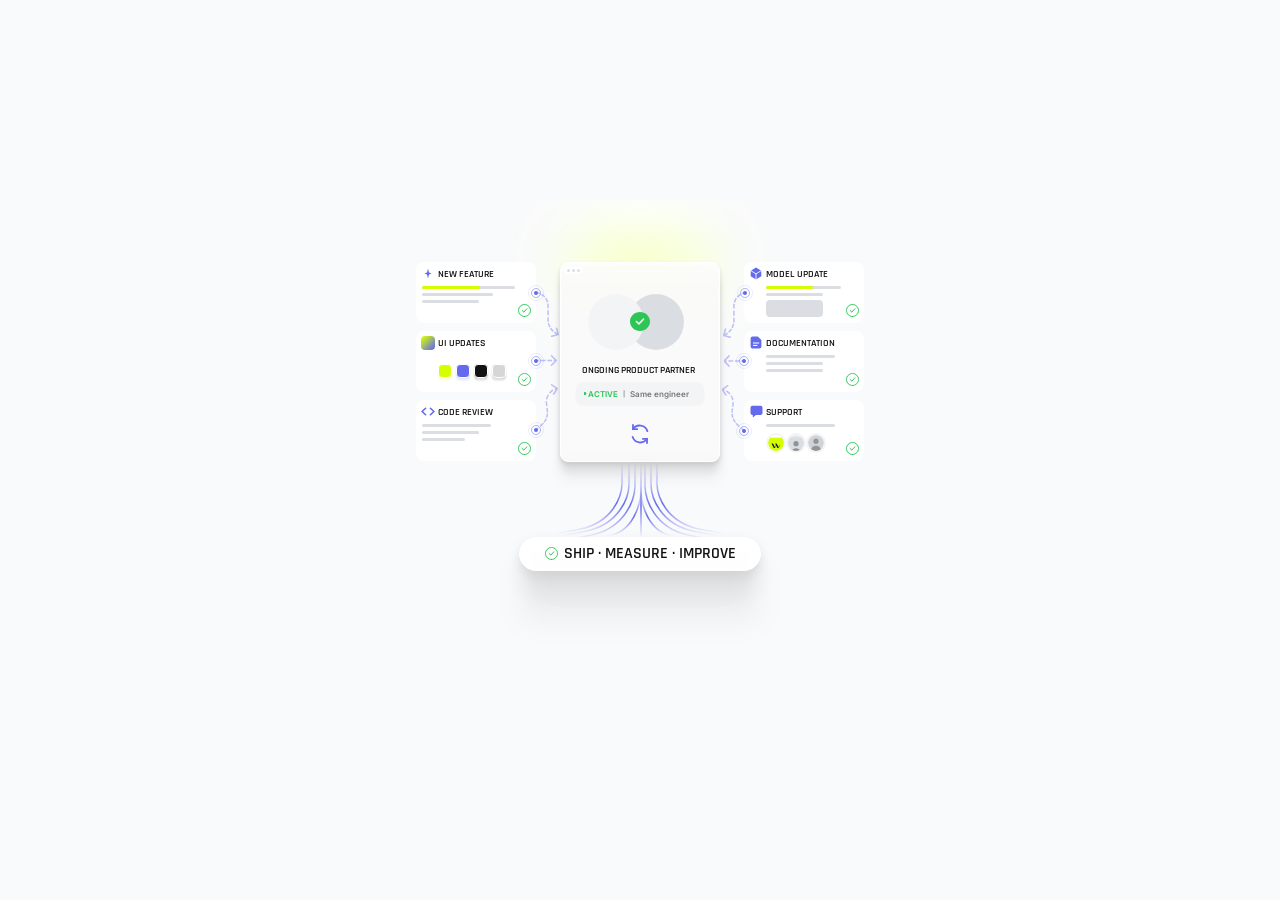
<file: assets/ways/way-3.html>
<!doctype html>
<html lang="en">
<head>
<meta charset="utf-8">
<meta name="viewport" content="width=device-width,initial-scale=1">
<title>Ongoing Product Partner · Whitestone Labs</title>
<link rel="preconnect" href="https://fonts.googleapis.com"><link rel="preconnect" href="https://fonts.gstatic.com" crossorigin><link rel="stylesheet" href="https://fonts.googleapis.com/css2?family=Inter:wght@500;600&family=Rajdhani:wght@600;700&display=swap">
<style>
html,body{margin:0;background:#f9fafb}
body{min-height:100vh;display:grid;place-items:center}
/* Contenedor responsive: ocupa el ancho disponible manteniendo 480:501 */
.aller-g-embed{width:min(100%,480px);aspect-ratio:480/501;position:relative;overflow:hidden}
.aller-g-embed>.aller-g{position:absolute;left:0;top:0;transform:scale(var(--s,1))}
/* Stage de render para video (?stage=1080x1350) */
body.stage{display:block;min-height:0;overflow:hidden}
body.stage .aller-g-embed{position:absolute;width:auto;max-width:none}
/*! tailwindcss v4.3.3 | MIT License | https://tailwindcss.com */
@layer properties{@supports (((-webkit-hyphens:none)) and (not (margin-trim:inline))) or ((-moz-orient:inline) and (not (color:rgb(from red r g b)))){*,:before,:after,::backdrop{--tw-translate-x:0;--tw-translate-y:0;--tw-translate-z:0;--tw-scale-x:1;--tw-scale-y:1;--tw-scale-z:1;--tw-rotate-x:initial;--tw-rotate-y:initial;--tw-rotate-z:initial;--tw-skew-x:initial;--tw-skew-y:initial;--tw-border-style:solid;--tw-gradient-position:initial;--tw-gradient-from:#0000;--tw-gradient-via:#0000;--tw-gradient-to:#0000;--tw-gradient-stops:initial;--tw-gradient-via-stops:initial;--tw-gradient-from-position:0%;--tw-gradient-via-position:50%;--tw-gradient-to-position:100%;--tw-leading:initial;--tw-font-weight:initial;--tw-shadow:0 0 #0000;--tw-shadow-color:initial;--tw-shadow-alpha:100%;--tw-inset-shadow:0 0 #0000;--tw-inset-shadow-color:initial;--tw-inset-shadow-alpha:100%;--tw-ring-color:initial;--tw-ring-shadow:0 0 #0000;--tw-inset-ring-color:initial;--tw-inset-ring-shadow:0 0 #0000;--tw-ring-inset:initial;--tw-ring-offset-width:0px;--tw-ring-offset-color:#fff;--tw-ring-offset-shadow:0 0 #0000;--tw-blur:initial;--tw-brightness:initial;--tw-contrast:initial;--tw-grayscale:initial;--tw-hue-rotate:initial;--tw-invert:initial;--tw-opacity:initial;--tw-saturate:initial;--tw-sepia:initial;--tw-drop-shadow:initial;--tw-drop-shadow-color:initial;--tw-drop-shadow-alpha:100%;--tw-drop-shadow-size:initial;--tw-backdrop-blur:initial;--tw-backdrop-brightness:initial;--tw-backdrop-contrast:initial;--tw-backdrop-grayscale:initial;--tw-backdrop-hue-rotate:initial;--tw-backdrop-invert:initial;--tw-backdrop-opacity:initial;--tw-backdrop-saturate:initial;--tw-backdrop-sepia:initial}}}@layer theme{:root,:host{--color-white:#fff;--spacing:.25rem;--font-weight-medium:500}}@layer utilities{.pointer-events-none{pointer-events:none}.visible{visibility:visible}.absolute{position:absolute}.relative{position:relative}.inset-0{inset:0}.inset-\[-0\.5px_0_0_0\]{inset:-.5px 0 0}.inset-\[-0\.81\%_-1\.23\%\]{inset:-.81% -1.23%}.inset-\[-1\.63\%_-0\.4\%_-0\.61\%_-0\.4\%\]{inset:-1.63% -.4% -.61%}.inset-\[-1px_0_0_0\]{inset:-1px 0 0}.inset-\[-2\.4\%_-6\.25\%_-5\.36\%_-6\.25\%\]{inset:-2.4% -6.25% -5.36%}.inset-\[-2\.17\%_-3\.75\%_-5\.91\%_-4\.59\%\]{inset:-2.17% -3.75% -5.91% -4.59%}.inset-\[-2\.54\%_-1\.59\%_-14\.18\%_0\]{inset:-2.54% -1.59% -14.18% 0}.inset-\[-3\.08\%_-0\.36\%\]{inset:-3.08% -.36%}.inset-\[-3\.12\%_-2\.81\%\]{inset:-3.12% -2.81%}.inset-\[-3\.13\%_-3\.22\%_-3\.12\%_-3\.21\%\]{inset:-3.13% -3.22% -3.12% -3.21%}.inset-\[-4\.09\%_-0\.69\%_-4\.12\%_-0\.1\%\]{inset:-4.09% -.69% -4.12% -.1%}.inset-\[-4\.17\%\]{inset:-4.17%}.inset-\[-4\.17\%_-3\.75\%\]{inset:-4.17% -3.75%}.inset-\[-4\.42\%_-4\.4\%_-4\.43\%_-4\.41\%\]{inset:-4.42% -4.4% -4.43% -4.41%}.inset-\[-4\.44\%_-5\%\]{inset:-4.44% -5%}.inset-\[-4\.69\%_0_-4\.69\%_-0\.49\%\]{inset:-4.69% 0 -4.69% -.49%}.inset-\[-5\.36\%_-6\.25\%_-2\.4\%_-6\.25\%\]{inset:-5.36% -6.25% -2.4%}.inset-\[-5\.52px_-1\.43\%\]{inset:-5.52px -1.43%}.inset-\[-5\.52px_-2\.5\%\]{inset:-5.52px -2.5%}.inset-\[-5\.52px_-3\.85\%\]{inset:-5.52px -3.85%}.inset-\[-7\.14\%\]{inset:-7.14%}.inset-\[-9\.31\%_-4\.17\%_-9\.44\%_-9\.37\%\]{inset:-9.31% -4.17% -9.44% -9.37%}.inset-\[-10\.96\%_-3\.49\%_-2\.58\%_-4\.92\%\]{inset:-10.96% -3.49% -2.58% -4.92%}.inset-\[-13\.24\%_-8\.82\%\]{inset:-13.24% -8.82%}.inset-\[-14px_-5\.36\%_-12px_-5\.36\%\]{inset:-14px -5.36% -12px}.inset-\[-18\.11\%_-1\.85\%_-3\.14\%_-2\.37\%\]{inset:-18.11% -1.85% -3.14% -2.37%}.inset-\[-21\.24\%_-1\.79\%_-2\.88\%_-2\.04\%\]{inset:-21.24% -1.79% -2.88% -2.04%}.inset-\[-29\.99\%_0\]{inset:-29.99% 0}.inset-\[-70\.57\%_-18\.44\%_-70\.81\%_-18\.17\%\]{inset:-70.57% -18.44% -70.81% -18.17%}.inset-\[-466\.67\%_-22\.22\%\]{inset:-466.67% -22.22%}.inset-\[-466\.67\%_-28\.28\%\]{inset:-466.67% -28.28%}.inset-\[-466\.67\%_-35\.22\%\]{inset:-466.67% -35.22%}.inset-\[-1666\.67\%_-59\.52\%\]{inset:-1666.67% -59.52%}.inset-\[-1666\.67\%_-75\.76\%\]{inset:-1666.67% -75.76%}.inset-\[-1666\.67\%_-95\.24\%\]{inset:-1666.67% -95.24%}.inset-\[0_-0\.4\%_-0\.61\%_-0\.4\%\]{inset:0 -.4% -.61%}.inset-\[0_0_-0\.94\%_0\]{inset:0 0 -.94%}.inset-\[9\.38\%\]{inset:9.38%}.inset-\[9\.38\%_9\.38\%_9\.37\%_9\.38\%\]{inset:9.38% 9.38% 9.37%}.inset-\[9\.39\%_9\.39\%_9\.37\%_9\.38\%\]{inset:9.39% 9.39% 9.37% 9.38%}.inset-\[9\.69\%_9\.69\%_9\.85\%_9\.68\%\]{inset:9.69% 9.69% 9.85% 9.68%}.inset-\[12\.5\%\]{inset:12.5%}.inset-\[12\.5\%_8\.33\%_12\.48\%_8\.33\%\]{inset:12.5% 8.33% 12.48%}.inset-\[12\.62\%_12\.5\%\]{inset:12.62% 12.5%}.inset-\[13\.93\%_24\.79\%_13\.93\%_24\.23\%\]{inset:13.93% 24.79% 13.93% 24.23%}.inset-\[30\.56\%_27\.96\%_36\.11\%_30\.36\%\]{inset:30.56% 27.96% 36.11% 30.36%}.inset-\[33\.33\%\]{inset:33.33%}.inset-\[33\.33\%_29\.56\%_38\.89\%_30\.75\%\]{inset:33.33% 29.56% 38.89% 30.75%}.top-0{top:0}.top-1{top:var(--spacing)}.top-1\/2{top:50%}.top-\[-8\.1\%\]{top:-8.1%}.top-\[0\.97\%\]{top:.97%}.top-\[1\.49px\]{top:1.49px}.top-\[2\.5px\]{top:2.5px}.top-\[3px\]{top:3px}.top-\[4px\]{top:4px}.top-\[6px\]{top:6px}.top-\[7\.89px\]{top:7.89px}.top-\[7px\]{top:7px}.top-\[8px\]{top:8px}.top-\[9px\]{top:9px}.top-\[10px\]{top:10px}.top-\[11px\]{top:11px}.top-\[12px\]{top:12px}.top-\[14px\]{top:14px}.top-\[15px\]{top:15px}.top-\[16px\]{top:16px}.top-\[19px\]{top:19px}.top-\[20\.83\%\]{top:20.83%}.top-\[21px\]{top:21px}.top-\[22px\]{top:22px}.top-\[23px\]{top:23px}.top-\[24px\]{top:24px}.top-\[26px\]{top:26px}.top-\[27px\]{top:27px}.top-\[30px\]{top:30px}.top-\[31px\]{top:31px}.top-\[32px\]{top:32px}.top-\[33px\]{top:33px}.top-\[34px\]{top:34px}.top-\[35px\]{top:35px}.top-\[37px\]{top:37px}.top-\[38px\]{top:38px}.top-\[39px\]{top:39px}.top-\[40px\]{top:40px}.top-\[41px\]{top:41px}.top-\[42px\]{top:42px}.top-\[44px\]{top:44px}.top-\[45px\]{top:45px}.top-\[46px\]{top:46px}.top-\[47px\]{top:47px}.top-\[48px\]{top:48px}.top-\[50px\]{top:50px}.top-\[52px\]{top:52px}.top-\[55px\]{top:55px}.top-\[56px\]{top:56px}.top-\[57px\]{top:57px}.top-\[59px\]{top:59px}.top-\[62px\]{top:62px}.top-\[68px\]{top:68px}.top-\[73px\]{top:73px}.top-\[76px\]{top:76px}.top-\[81\.16px\]{top:81.16px}.top-\[85px\]{top:85px}.top-\[92px\]{top:92px}.top-\[93px\]{top:93px}.top-\[97px\]{top:97px}.top-\[100px\]{top:100px}.top-\[101px\]{top:101px}.top-\[105px\]{top:105px}.top-\[107px\]{top:107px}.top-\[113px\]{top:113px}.top-\[114px\]{top:114px}.top-\[118px\]{top:118px}.top-\[119px\]{top:119px}.top-\[121px\]{top:121px}.top-\[129\.5px\]{top:129.5px}.top-\[130px\]{top:130px}.top-\[131px\]{top:131px}.top-\[142px\]{top:142px}.top-\[153px\]{top:153px}.top-\[156px\]{top:156px}.top-\[158px\]{top:158px}.top-\[159px\]{top:159px}.top-\[161px\]{top:161px}.top-\[163px\]{top:163px}.top-\[164px\]{top:164px}.top-\[189px\]{top:189px}.top-\[191px\]{top:191px}.top-\[200px\]{top:200px}.top-\[203px\]{top:203px}.top-\[206px\]{top:206px}.top-\[210px\]{top:210px}.top-\[214px\]{top:214px}.top-\[218px\]{top:218px}.top-\[222px\]{top:222px}.top-\[223px\]{top:223px}.top-\[234px\]{top:234px}.top-\[239px\]{top:239px}.top-\[242px\]{top:242px}.top-\[246px\]{top:246px}.top-\[262px\]{top:262px}.top-\[281px\]{top:281px}.top-\[290px\]{top:290px}.top-\[337px\]{top:337px}.right-1{right:var(--spacing)}.right-1\/4{right:25%}.bottom-\[20\.83\%\]{bottom:20.83%}.left-0{left:0}.left-1{left:var(--spacing)}.left-1\/2{left:50%}.left-1\/4{left:25%}.left-\[-11px\]{left:-11px}.left-\[1\.47px\]{left:1.47px}.left-\[3\.33px\]{left:3.33px}.left-\[3px\]{left:3px}.left-\[4\.5px\]{left:4.5px}.left-\[4px\]{left:4px}.left-\[5px\]{left:5px}.left-\[6px\]{left:6px}.left-\[7px\]{left:7px}.left-\[8\.5px\]{left:8.5px}.left-\[8px\]{left:8px}.left-\[10px\]{left:10px}.left-\[11px\]{left:11px}.left-\[12px\]{left:12px}.left-\[13px\]{left:13px}.left-\[14px\]{left:14px}.left-\[15px\]{left:15px}.left-\[16px\]{left:16px}.left-\[17px\]{left:17px}.left-\[18px\]{left:18px}.left-\[19px\]{left:19px}.left-\[21px\]{left:21px}.left-\[23px\]{left:23px}.left-\[24\.5px\]{left:24.5px}.left-\[24px\]{left:24px}.left-\[25px\]{left:25px}.left-\[26px\]{left:26px}.left-\[27px\]{left:27px}.left-\[33px\]{left:33px}.left-\[35px\]{left:35px}.left-\[39px\]{left:39px}.left-\[41\.5px\]{left:41.5px}.left-\[41px\]{left:41px}.left-\[44px\]{left:44px}.left-\[47px\]{left:47px}.left-\[57\.5px\]{left:57.5px}.left-\[57px\]{left:57px}.left-\[58px\]{left:58px}.left-\[66\.5px\]{left:66.5px}.left-\[67px\]{left:67px}.left-\[71px\]{left:71px}.left-\[74\.5px\]{left:74.5px}.left-\[74px\]{left:74px}.left-\[75px\]{left:75px}.left-\[79px\]{left:79px}.left-\[80px\]{left:80px}.left-\[88px\]{left:88px}.left-\[90\.5px\]{left:90.5px}.left-\[91px\]{left:91px}.left-\[92\.76px\]{left:92.76px}.left-\[96px\]{left:96px}.left-\[98px\]{left:98px}.left-\[99px\]{left:99px}.left-\[105px\]{left:105px}.left-\[114\.5px\]{left:114.5px}.left-\[114px\]{left:114px}.left-\[128px\]{left:128px}.left-\[131px\]{left:131px}.left-\[136\.5px\]{left:136.5px}.left-\[136px\]{left:136px}.left-\[138px\]{left:138px}.left-\[146px\]{left:146px}.left-\[154\.75px\]{left:154.75px}.left-\[156px\]{left:156px}.left-\[161px\]{left:161px}.left-\[163px\]{left:163px}.left-\[172\.5px\]{left:172.5px}.left-\[179px\]{left:179px}.left-\[185px\]{left:185px}.left-\[188px\]{left:188px}.left-\[211px\]{left:211px}.left-\[227px\]{left:227px}.left-\[246px\]{left:246px}.left-\[320px\]{left:320px}.left-\[322px\]{left:322px}.left-\[323\.5px\]{left:323.5px}.left-\[324px\]{left:324px}.left-\[328px\]{left:328px}.left-\[336px\]{left:336px}.left-\[337px\]{left:337px}.left-\[344px\]{left:344px}.left-\[349px\]{left:349px}.left-\[352px\]{left:352px}.left-\[368px\]{left:368px}.left-\[376px\]{left:376px}.left-\[384px\]{left:384px}.left-\[399px\]{left:399px}.left-\[423px\]{left:423px}.left-\[427px\]{left:427px}.left-\[451px\]{left:451px}.left-\[calc\(50\%\+0\.13px\)\]{left:calc(50% + .13px)}.left-\[calc\(50\%\+0\.38px\)\]{left:calc(50% + .38px)}.left-\[calc\(50\%-0\.5px\)\]{left:calc(50% - .5px)}.left-\[calc\(50\%-0\.13px\)\]{left:calc(50% - .13px)}.left-\[calc\(50\%-0\.38px\)\]{left:calc(50% - .38px)}.left-\[calc\(50\%-9px\)\]{left:calc(50% - 9px)}.left-\[calc\(50\%-14px\)\]{left:calc(50% - 14px)}.left-\[calc\(50\%-15px\)\]{left:calc(50% - 15px)}.left-\[calc\(50\%-22px\)\]{left:calc(50% - 22px)}.left-\[calc\(50\%-38px\)\]{left:calc(50% - 38px)}.left-\[calc\(50\%-58px\)\]{left:calc(50% - 58px)}.mr-\[-8px\]{margin-right:-8px}.block{display:block}.contents{display:contents}.flex{display:flex}.size-\[3px\]{width:3px;height:3px}.size-\[4px\]{width:4px;height:4px}.size-\[6\.5px\]{width:6.5px;height:6.5px}.size-\[6px\]{width:6px;height:6px}.size-\[7px\]{width:7px;height:7px}.size-\[8px\]{width:8px;height:8px}.size-\[10px\]{width:10px;height:10px}.size-\[12px\]{width:12px;height:12px}.size-\[13px\]{width:13px;height:13px}.size-\[14px\]{width:14px;height:14px}.size-\[16px\]{width:16px;height:16px}.size-\[20px\]{width:20px;height:20px}.size-\[24px\]{width:24px;height:24px}.size-\[40px\]{width:40px;height:40px}.size-full{width:100%;height:100%}.size-px{width:1px;height:1px}.h-0{height:0}.h-\[2\.5px\]{height:2.5px}.h-\[3px\]{height:3px}.h-\[4px\]{height:4px}.h-\[6px\]{height:6px}.h-\[12px\]{height:12px}.h-\[13\.02px\]{height:13.02px}.h-\[13px\]{height:13px}.h-\[15px\]{height:15px}.h-\[16px\]{height:16px}.h-\[17px\]{height:17px}.h-\[18\.114px\]{height:18.114px}.h-\[18px\]{height:18px}.h-\[19px\]{height:19px}.h-\[23px\]{height:23px}.h-\[24px\]{height:24px}.h-\[26px\]{height:26px}.h-\[29\.556px\]{height:29.556px}.h-\[30\.5px\]{height:30.5px}.h-\[30px\]{height:30px}.h-\[32px\]{height:32px}.h-\[33\.379px\]{height:33.379px}.h-\[41px\]{height:41px}.h-\[42\.274px\]{height:42.274px}.h-\[43\.263px\]{height:43.263px}.h-\[44\.676px\]{height:44.676px}.h-\[52px\]{height:52px}.h-\[56px\]{height:56px}.h-\[58\.5px\]{height:58.5px}.h-\[60px\]{height:60px}.h-\[61px\]{height:61px}.h-\[72px\]{height:72px}.h-\[78px\]{height:78px}.h-\[119px\]{height:119px}.h-\[123px\]{height:123px}.h-\[130px\]{height:130px}.h-\[133\.93\%\]{height:133.93%}.h-\[135px\]{height:135px}.h-\[152\%\]{height:152%}.h-\[160px\]{height:160px}.h-\[200px\]{height:200px}.h-\[224px\]{height:224px}.h-full{height:100%}.min-h-px{min-height:1px}.w-0{width:0}.w-\[6px\]{width:6px}.w-\[13\.057px\]{width:13.057px}.w-\[13\.333px\]{width:13.333px}.w-\[16px\]{width:16px}.w-\[17px\]{width:17px}.w-\[19\.5px\]{width:19.5px}.w-\[19px\]{width:19px}.w-\[20px\]{width:20px}.w-\[21\.5px\]{width:21.5px}.w-\[21px\]{width:21px}.w-\[24px\]{width:24px}.w-\[27px\]{width:27px}.w-\[30px\]{width:30px}.w-\[33px\]{width:33px}.w-\[34px\]{width:34px}.w-\[35px\]{width:35px}.w-\[36px\]{width:36px}.w-\[37px\]{width:37px}.w-\[39px\]{width:39px}.w-\[40\.5px\]{width:40.5px}.w-\[42px\]{width:42px}.w-\[43px\]{width:43px}.w-\[46px\]{width:46px}.w-\[47\.5px\]{width:47.5px}.w-\[47\.197px\]{width:47.197px}.w-\[47px\]{width:47px}.w-\[49\.491px\]{width:49.491px}.w-\[51px\]{width:51px}.w-\[52\.5px\]{width:52.5px}.w-\[56px\]{width:56px}.w-\[57px\]{width:57px}.w-\[58px\]{width:58px}.w-\[66\.5px\]{width:66.5px}.w-\[67px\]{width:67px}.w-\[68px\]{width:68px}.w-\[69px\]{width:69px}.w-\[70px\]{width:70px}.w-\[71\.114px\]{width:71.114px}.w-\[71px\]{width:71px}.w-\[72px\]{width:72px}.w-\[74\.35px\]{width:74.35px}.w-\[75px\]{width:75px}.w-\[76px\]{width:76px}.w-\[78px\]{width:78px}.w-\[80px\]{width:80px}.w-\[83px\]{width:83px}.w-\[88px\]{width:88px}.w-\[90\.5px\]{width:90.5px}.w-\[93px\]{width:93px}.w-\[96px\]{width:96px}.w-\[105px\]{width:105px}.w-\[115\.5px\]{width:115.5px}.w-\[116px\]{width:116px}.w-\[120px\]{width:120px}.w-\[129px\]{width:129px}.w-\[132px\]{width:132px}.w-\[159px\]{width:159px}.w-\[160px\]{width:160px}.w-\[168px\]{width:168px}.w-\[170px\]{width:170px}.w-\[186px\]{width:186px}.w-\[198px\]{width:198px}.w-\[199px\]{width:199px}.w-\[224px\]{width:224px}.w-\[252px\]{width:252px}.w-full{width:100%}.max-w-none{max-width:none}.min-w-px{min-width:1px}.flex-\[1_0_0\]{flex:1 0 0}.flex-none{flex:none}.shrink-0{flex-shrink:0}.-translate-x-1{--tw-translate-x:calc(var(--spacing) * -1);translate:var(--tw-translate-x) var(--tw-translate-y)}.-translate-x-1\/2{--tw-translate-x:calc(calc(1 / 2 * 100%) * -1);translate:var(--tw-translate-x) var(--tw-translate-y)}.-translate-y-1{--tw-translate-y:calc(var(--spacing) * -1);translate:var(--tw-translate-x) var(--tw-translate-y)}.-translate-y-1\/2{--tw-translate-y:calc(calc(1 / 2 * 100%) * -1);translate:var(--tw-translate-x) var(--tw-translate-y)}.-scale-y-100{--tw-scale-y:calc(100% * -1);scale:var(--tw-scale-x) var(--tw-scale-y)}.scale-y-99{--tw-scale-y:99%;scale:var(--tw-scale-x) var(--tw-scale-y)}.rotate-9{rotate:9deg}.rotate-90{rotate:90deg}.rotate-180{rotate:180deg}.rotate-\[-10\.3deg\]{rotate:-10.3deg}.rotate-\[4\.77deg\]{rotate:4.77deg}.-skew-x-4{--tw-skew-x:skewX(calc(4deg * -1));transform:var(--tw-rotate-x,) var(--tw-rotate-y,) var(--tw-rotate-z,) var(--tw-skew-x,) var(--tw-skew-y,)}.skew-x-9{--tw-skew-x:skewX(9deg);transform:var(--tw-rotate-x,) var(--tw-rotate-y,) var(--tw-rotate-z,) var(--tw-skew-x,) var(--tw-skew-y,)}.transform{transform:var(--tw-rotate-x,) var(--tw-rotate-y,) var(--tw-rotate-z,) var(--tw-skew-x,) var(--tw-skew-y,)}.flex-col{flex-direction:column}.items-center{align-items:center}.items-start{align-items:flex-start}.justify-between{justify-content:space-between}.justify-center{justify-content:center}.gap-\[2px\]{gap:2px}.gap-\[4px\]{gap:4px}.gap-\[5px\]{gap:5px}.gap-\[8px\]{gap:8px}.overflow-clip{overflow:clip}.overflow-hidden{overflow:hidden}.rounded-\[1\.412px\]{border-radius:1.412px}.rounded-\[4px\]{border-radius:4px}.rounded-\[6px\]{border-radius:6px}.rounded-\[8px\]{border-radius:8px}.rounded-\[9px\]{border-radius:9px}.rounded-\[24px\]{border-radius:24px}.rounded-\[270\.563px\]{border-radius:270.563px}.rounded-\[var\(--xl\,8px\)\]{border-radius:var(--xl,8px)}.rounded-full{border-radius:3.40282e38px}.border{border-style:var(--tw-border-style);border-width:1px}.border-2{border-style:var(--tw-border-style);border-width:2px}.border-\[0\.406px\]{border-style:var(--tw-border-style);border-width:.406px}.border-\[1\.059px\]{border-style:var(--tw-border-style);border-width:1.059px}.border-solid{--tw-border-style:solid;border-style:solid}.border-\[\#121212\]{border-color:#121212}.border-\[\#ecfe8e\]{border-color:#ecfe8e}.border-\[\#f2f4f5\]{border-color:#f2f4f5}.border-white{border-color:var(--color-white)}.bg-\[\#646aed\]{background-color:#646aed}.bg-\[\#121212\]{background-color:#121212}.bg-\[\#d5fe00\]{background-color:#d5fe00}.bg-\[\#d6d6d6\]{background-color:#d6d6d6}.bg-\[\#dadee2\]{background-color:#dadee2}.bg-\[\#f2f4f5\]{background-color:#f2f4f5}.bg-\[\#f9fafb\]{background-color:#f9fafb}.bg-\[rgba\(255\,255\,255\,0\.72\)\]{background-color:#ffffffb8}.bg-\[rgba\(255\,255\,255\,0\.88\)\]{background-color:#ffffffe0}.bg-\[rgba\(255\,255\,255\,0\.96\)\]{background-color:#fffffff5}.bg-\[var\(--color\\\/grayscale\\\/surface\\\/bg-1\,\#f9fafb\)\]{background-color:var(--color\/grayscale\/surface\/bg-1,#f9fafb)}.bg-white{background-color:var(--color-white)}.bg-gradient-to-b{--tw-gradient-position:to bottom in oklab;background-image:linear-gradient(var(--tw-gradient-stops))}.from-\[\#d6d6d6\]{--tw-gradient-from:#d6d6d6;--tw-gradient-stops:var(--tw-gradient-via-stops,var(--tw-gradient-position), var(--tw-gradient-from) var(--tw-gradient-from-position), var(--tw-gradient-to) var(--tw-gradient-to-position))}.from-\[\#ecfe8e\]{--tw-gradient-from:#ecfe8e;--tw-gradient-stops:var(--tw-gradient-via-stops,var(--tw-gradient-position), var(--tw-gradient-from) var(--tw-gradient-from-position), var(--tw-gradient-to) var(--tw-gradient-to-position))}.to-\[\#b8b8b8\]{--tw-gradient-to:#b8b8b8;--tw-gradient-stops:var(--tw-gradient-via-stops,var(--tw-gradient-position), var(--tw-gradient-from) var(--tw-gradient-from-position), var(--tw-gradient-to) var(--tw-gradient-to-position))}.to-\[\#d5fe00\]{--tw-gradient-to:#d5fe00;--tw-gradient-stops:var(--tw-gradient-via-stops,var(--tw-gradient-position), var(--tw-gradient-from) var(--tw-gradient-from-position), var(--tw-gradient-to) var(--tw-gradient-to-position))}.object-cover{object-fit:cover}.p-\[2px\]{padding:2px}.p-\[4px\]{padding:4px}.p-\[8px\]{padding:8px}.px-\[13px\]{padding-inline:13px}.px-\[24px\]{padding-inline:24px}.py-\[3\.25px\]{padding-block:3.25px}.py-\[8px\]{padding-block:8px}.text-\[3\.25px\]{font-size:3.25px}.text-\[5px\]{font-size:5px}.text-\[6px\]{font-size:6px}.text-\[8px\]{font-size:8px}.text-\[10px\]{font-size:10px}.text-\[16px\]{font-size:16px}.leading-\[0\]{--tw-leading:0;line-height:0}.leading-\[4\.333px\]{--tw-leading:4.333px;line-height:4.333px}.leading-\[8px\]{--tw-leading:8px;line-height:8px}.leading-\[16px\]{--tw-leading:16px;line-height:16px}.font-medium{--tw-font-weight:var(--font-weight-medium);font-weight:var(--font-weight-medium)}.whitespace-nowrap{white-space:nowrap}.whitespace-pre{white-space:pre}.text-\[\#2dc656\]{color:#2dc656}.text-\[\#121212\]{color:#121212}.text-\[\#787878\]{color:#787878}.capitalize{text-transform:capitalize}.mix-blend-plus-lighter{mix-blend-mode:plus-lighter}.shadow-\[0px_3px_2px_0px_rgba\(0\,0\,0\,0\.05\)\,0px_2px_2px_0px_rgba\(0\,0\,0\,0\.09\)\,0px_0px_1px_0px_rgba\(0\,0\,0\,0\.1\)\]{--tw-shadow:0px 3px 2px 0px var(--tw-shadow-color,#0000000d), 0px 2px 2px 0px var(--tw-shadow-color,#00000017), 0px 0px 1px 0px var(--tw-shadow-color,#0000001a);box-shadow:var(--tw-inset-shadow), var(--tw-inset-ring-shadow), var(--tw-ring-offset-shadow), var(--tw-ring-shadow), var(--tw-shadow)}.shadow-\[0px_3px_2px_0px_rgba\(100\,106\,237\,0\.05\)\,0px_2px_2px_0px_rgba\(100\,106\,237\,0\.09\)\,0px_0px_1px_0px_rgba\(100\,106\,237\,0\.1\)\]{--tw-shadow:0px 3px 2px 0px var(--tw-shadow-color,#646aed0d), 0px 2px 2px 0px var(--tw-shadow-color,#646aed17), 0px 0px 1px 0px var(--tw-shadow-color,#646aed1a);box-shadow:var(--tw-inset-shadow), var(--tw-inset-ring-shadow), var(--tw-ring-offset-shadow), var(--tw-ring-shadow), var(--tw-shadow)}.shadow-\[0px_3px_2px_0px_rgba\(213\,254\,0\,0\.05\)\,0px_2px_2px_0px_rgba\(213\,254\,0\,0\.09\)\,0px_0px_1px_0px_rgba\(213\,254\,0\,0\.1\)\]{--tw-shadow:0px 3px 2px 0px var(--tw-shadow-color,#d5fe000d), 0px 2px 2px 0px var(--tw-shadow-color,#d5fe0017), 0px 0px 1px 0px var(--tw-shadow-color,#d5fe001a);box-shadow:var(--tw-inset-shadow), var(--tw-inset-ring-shadow), var(--tw-ring-offset-shadow), var(--tw-ring-shadow), var(--tw-shadow)}.filter{filter:var(--tw-blur,) var(--tw-brightness,) var(--tw-contrast,) var(--tw-grayscale,) var(--tw-hue-rotate,) var(--tw-invert,) var(--tw-saturate,) var(--tw-sepia,) var(--tw-drop-shadow,)}.backdrop-blur-\[6px\]{--tw-backdrop-blur:blur(6px);-webkit-backdrop-filter:var(--tw-backdrop-blur,) var(--tw-backdrop-brightness,) var(--tw-backdrop-contrast,) var(--tw-backdrop-grayscale,) var(--tw-backdrop-hue-rotate,) var(--tw-backdrop-invert,) var(--tw-backdrop-opacity,) var(--tw-backdrop-saturate,) var(--tw-backdrop-sepia,);backdrop-filter:var(--tw-backdrop-blur,) var(--tw-backdrop-brightness,) var(--tw-backdrop-contrast,) var(--tw-backdrop-grayscale,) var(--tw-backdrop-hue-rotate,) var(--tw-backdrop-invert,) var(--tw-backdrop-opacity,) var(--tw-backdrop-saturate,) var(--tw-backdrop-sepia,)}}@property --tw-translate-x{syntax:"*";inherits:false;initial-value:0}@property --tw-translate-y{syntax:"*";inherits:false;initial-value:0}@property --tw-translate-z{syntax:"*";inherits:false;initial-value:0}@property --tw-scale-x{syntax:"*";inherits:false;initial-value:1}@property --tw-scale-y{syntax:"*";inherits:false;initial-value:1}@property --tw-scale-z{syntax:"*";inherits:false;initial-value:1}@property --tw-rotate-x{syntax:"*";inherits:false}@property --tw-rotate-y{syntax:"*";inherits:false}@property --tw-rotate-z{syntax:"*";inherits:false}@property --tw-skew-x{syntax:"*";inherits:false}@property --tw-skew-y{syntax:"*";inherits:false}@property --tw-border-style{syntax:"*";inherits:false;initial-value:solid}@property --tw-gradient-position{syntax:"*";inherits:false}@property --tw-gradient-from{syntax:"<color>";inherits:false;initial-value:#0000}@property --tw-gradient-via{syntax:"<color>";inherits:false;initial-value:#0000}@property --tw-gradient-to{syntax:"<color>";inherits:false;initial-value:#0000}@property --tw-gradient-stops{syntax:"*";inherits:false}@property --tw-gradient-via-stops{syntax:"*";inherits:false}@property --tw-gradient-from-position{syntax:"<length-percentage>";inherits:false;initial-value:0%}@property --tw-gradient-via-position{syntax:"<length-percentage>";inherits:false;initial-value:50%}@property --tw-gradient-to-position{syntax:"<length-percentage>";inherits:false;initial-value:100%}@property --tw-leading{syntax:"*";inherits:false}@property --tw-font-weight{syntax:"*";inherits:false}@property --tw-shadow{syntax:"*";inherits:false;initial-value:0 0 #0000}@property --tw-shadow-color{syntax:"*";inherits:false}@property --tw-shadow-alpha{syntax:"<percentage>";inherits:false;initial-value:100%}@property --tw-inset-shadow{syntax:"*";inherits:false;initial-value:0 0 #0000}@property --tw-inset-shadow-color{syntax:"*";inherits:false}@property --tw-inset-shadow-alpha{syntax:"<percentage>";inherits:false;initial-value:100%}@property --tw-ring-color{syntax:"*";inherits:false}@property --tw-ring-shadow{syntax:"*";inherits:false;initial-value:0 0 #0000}@property --tw-inset-ring-color{syntax:"*";inherits:false}@property --tw-inset-ring-shadow{syntax:"*";inherits:false;initial-value:0 0 #0000}@property --tw-ring-inset{syntax:"*";inherits:false}@property --tw-ring-offset-width{syntax:"<length>";inherits:false;initial-value:0}@property --tw-ring-offset-color{syntax:"*";inherits:false;initial-value:#fff}@property --tw-ring-offset-shadow{syntax:"*";inherits:false;initial-value:0 0 #0000}@property --tw-blur{syntax:"*";inherits:false}@property --tw-brightness{syntax:"*";inherits:false}@property --tw-contrast{syntax:"*";inherits:false}@property --tw-grayscale{syntax:"*";inherits:false}@property --tw-hue-rotate{syntax:"*";inherits:false}@property --tw-invert{syntax:"*";inherits:false}@property --tw-opacity{syntax:"*";inherits:false}@property --tw-saturate{syntax:"*";inherits:false}@property --tw-sepia{syntax:"*";inherits:false}@property --tw-drop-shadow{syntax:"*";inherits:false}@property --tw-drop-shadow-color{syntax:"*";inherits:false}@property --tw-drop-shadow-alpha{syntax:"<percentage>";inherits:false;initial-value:100%}@property --tw-drop-shadow-size{syntax:"*";inherits:false}@property --tw-backdrop-blur{syntax:"*";inherits:false}@property --tw-backdrop-brightness{syntax:"*";inherits:false}@property --tw-backdrop-contrast{syntax:"*";inherits:false}@property --tw-backdrop-grayscale{syntax:"*";inherits:false}@property --tw-backdrop-hue-rotate{syntax:"*";inherits:false}@property --tw-backdrop-invert{syntax:"*";inherits:false}@property --tw-backdrop-opacity{syntax:"*";inherits:false}@property --tw-backdrop-saturate{syntax:"*";inherits:false}@property --tw-backdrop-sepia{syntax:"*";inherits:false}
/* ── motion system · híbrido: base ambiental + pulso de resultado ──
   Un ciclo = 6s. Todo el movimiento ambiental usa periodos que dividen 6s
   (6s · 3s · 2s) para que el loop cierre exacto.
   Ventana de proceso: 2.4–3.6s · Pulso de resultado: 4.0s                */
.aller-g{--L:6s;--amb:cubic-bezier(.37,0,.63,1);--pop:cubic-bezier(.16,1,.3,1);
  position:relative;width:480px;height:501px;overflow:hidden;background:#f9fafb;transform-origin:0 0}
.aller-g *,.aller-g *::before,.aller-g *::after{box-sizing:border-box;margin:0}
.aller-g .fx-raj{font-family:Rajdhani,Arial,sans-serif;font-weight:600}
.aller-g .fx-inter{font-family:Inter,'Helvetica Neue',Arial,sans-serif;font-weight:600}
.aller-g .fx-shadow{filter:drop-shadow(0 49px 14.5px rgba(0,0,0,.05)) drop-shadow(0 22px 11px rgba(0,0,0,.09)) drop-shadow(0 5px 6px rgba(0,0,0,.1))}
.aller-g .fx-shadow-sm{filter:drop-shadow(0 18px 5.5px rgba(0,0,0,.05)) drop-shadow(0 8px 4px rgba(0,0,0,.09)) drop-shadow(0 2px 2px rgba(0,0,0,.1))}

/* ── Ambiental ─────────────────────────────────────────── */
/* 1 · Glow neón respira y se enciende en el resultado */
.fx-glow{animation:fx-glow var(--L) var(--amb) infinite;transform-origin:50% 50%}
@keyframes fx-glow{0%,100%{opacity:.7;transform:scaleX(.94)}
  40%{opacity:.85;transform:scaleX(1)}
  67%{opacity:1;transform:scaleX(1.12)}
  85%{opacity:.8;transform:scaleX(1)}}

/* 2 · Tarjetas satélite flotan (±2.5px), cada una con su fase */
.fx-float{animation:fx-float var(--L) var(--amb) infinite}
@keyframes fx-float{0%,100%{transform:translateY(0)}50%{transform:translateY(-2.5px)}}
.fx-d1{animation-delay:0s}.fx-d2{animation-delay:-1s}.fx-d3{animation-delay:-2s}
.fx-d4{animation-delay:-3s}.fx-d5{animation-delay:-4s}.fx-d6{animation-delay:-5s}

/* 3 · Conectores: una banda de señal recorre cada línea punteada (3 por ciclo) */
.fx-flow img{-webkit-mask-image:linear-gradient(90deg,rgba(0,0,0,.4) 0 38%,#000 50%,rgba(0,0,0,.4) 62% 100%);
  mask-image:linear-gradient(90deg,rgba(0,0,0,.4) 0 38%,#000 50%,rgba(0,0,0,.4) 62% 100%);
  -webkit-mask-size:300% 100%;mask-size:300% 100%;-webkit-mask-repeat:no-repeat;mask-repeat:no-repeat;
  animation:fx-flow 2s linear infinite}
.fx-rev img{animation-direction:reverse}
@keyframes fx-flow{from{-webkit-mask-position:100% 0;mask-position:100% 0}to{-webkit-mask-position:0 0;mask-position:0 0}}

/* 4 · Puntos de origen de los conectores laten al salir la señal */
.fx-ping{animation:fx-ping 2s var(--amb) infinite}
.fx-p1{animation-delay:0s}.fx-p2{animation-delay:-.2s}.fx-p3{animation-delay:-.4s}
@keyframes fx-ping{0%,100%{transform:scale(1);opacity:1}12%{transform:scale(1.2);opacity:1}40%{transform:scale(1);opacity:.75}}

/* 5 · Partículas del abanico: fluyen continuo hacia abajo (3 por ciclo por línea) */
.fx-pt{position:absolute;left:0;top:0;width:4px;height:4px;border-radius:50%;background:#646aed;
  box-shadow:0 0 0 1px rgba(255,255,255,.9),0 0 6px rgba(100,106,237,.55);
  offset-rotate:0deg;offset-anchor:center;opacity:0;
  animation:fx-pt-move 2s cubic-bezier(.4,0,.8,1) infinite,fx-pt-fade 2s linear infinite}
@keyframes fx-pt-move{from{offset-distance:0%}to{offset-distance:100%}}
@keyframes fx-pt-fade{0%{opacity:0}18%{opacity:1}82%{opacity:1}100%{opacity:0}}
/* ráfaga sincronizada: todas las líneas llegan juntas al pulso (4.0s) */
.fx-pt.fx-burst{width:5px;height:5px;background:#646aed;
  box-shadow:0 0 0 1.5px #fff,0 0 8px 2px rgba(213,254,0,.9);
  animation:fx-burst var(--L) linear infinite}
@keyframes fx-burst{0%,52%{offset-distance:0%;opacity:0;animation-timing-function:linear}
  52.01%{offset-distance:0%;opacity:1;animation-timing-function:cubic-bezier(.5,0,.9,1)}
  66.67%{offset-distance:100%;opacity:1}
  69%,100%{offset-distance:100%;opacity:0}}

/* 6 · Nodo de convergencia: respira (3s) + onda de choque en el resultado */
.fx-node img{animation:fx-node var(--L) var(--amb) infinite}
@keyframes fx-node{0%,100%{transform:scale(1)}25%{transform:scale(1.08)}50%{transform:scale(1)}
  64%{transform:scale(.92)}69%{transform:scale(1.28);animation-timing-function:var(--pop)}80%{transform:scale(1)}}
.fx-shock{position:absolute;left:50%;top:50%;width:24px;height:24px;margin:-12px 0 0 -12px;border-radius:50%;
  border:1.5px solid #646aed;box-shadow:0 0 10px rgba(213,254,0,.8),inset 0 0 6px rgba(213,254,0,.6);
  opacity:0;animation:fx-shock var(--L) linear infinite;pointer-events:none}
@keyframes fx-shock{0%,66.6%{transform:scale(.4);opacity:0}
  66.7%{transform:scale(.5);opacity:.9;animation-timing-function:var(--pop)}
  82%{transform:scale(3.2);opacity:0}100%{opacity:0}}

/* ── Pulso de resultado ────────────────────────────────── */
.fx-pill-wrap{isolation:isolate}
.fx-pill-wrap::before{content:"";position:absolute;inset:0 6px;border-radius:24px;background:#d5ef14;
  filter:blur(14px);opacity:0;z-index:-1;animation:fx-bloom var(--L) linear infinite}
@keyframes fx-bloom{0%,66%{opacity:0;transform:scale(.8)}
  71%{opacity:.8;transform:scale(1.05);animation-timing-function:var(--amb)}92%,100%{opacity:0;transform:scale(1)}}
.fx-pill{animation:fx-pill var(--L) linear infinite}
@keyframes fx-pill{0%,66%{transform:translateY(0) scale(1);animation-timing-function:var(--pop)}
  70%{transform:translateY(-2px) scale(1.035);animation-timing-function:var(--amb)}
  84%,100%{transform:translateY(0) scale(1)}}

/* Checks: "tick" — se contraen y rebotan. Se programan con --at (segundos del ciclo) */
.fx-pop{animation:fx-pop var(--L) linear infinite;animation-delay:calc(var(--at,4s) - var(--L))}
@keyframes fx-pop{0%{transform:scale(1)}
  2%{transform:scale(.6);animation-timing-function:var(--pop)}
  7%{transform:scale(1.25);animation-timing-function:var(--amb)}
  12%,100%{transform:scale(1)}}
.fx-pop-pill{--at:3.95s}.fx-pop-a1{--at:4.2s}.fx-pop-a2{--at:4.35s}.fx-pop-out{--at:4.5s}

/* Accesibilidad: sin movimiento, se muestra el diseño estático */
@media (prefers-reduced-motion:reduce){
  .aller-g *,.aller-g *::before,.aller-g *::after{animation:none!important}
  .aller-g .fx-pt,.aller-g .fx-shock{display:none}}

/* Evolve · Improve · Deliver · los entregables se validan en rotación, el ciclo
   (↻) gira en la ventana de proceso y el partner central confirma antes del pulso */
.fx-bar{transform-origin:0 50%;animation:g1-bar var(--L) linear infinite}
.fx-bar-2{animation-delay:-.15s}
@keyframes g1-bar{0%,38%{transform:scaleX(.3);animation-timing-function:var(--pop)}
  60%{transform:scaleX(1)}88%{transform:scaleX(1);animation-timing-function:var(--amb)}100%{transform:scaleX(.3)}}
.fx-refresh{animation:g3-cycle var(--L) linear infinite}
@keyframes g3-cycle{0%,40%{transform:rotate(0);animation-timing-function:cubic-bezier(.65,0,.35,1)}60%,100%{transform:rotate(-360deg)}}
.fx-c1{--at:.5s}.fx-c2{--at:.85s}.fx-c3{--at:1.2s}.fx-c4{--at:1.55s}.fx-c5{--at:1.9s}.fx-c6{--at:2.25s}
.fx-pop-core{--at:3.55s}
.fx-live{animation:fx-ping 2s var(--amb) infinite}
.fx-sw{animation:g3-sw 3s var(--amb) infinite}
.fx-sw2{animation-delay:-.2s}.fx-sw3{animation-delay:-.4s}.fx-sw4{animation-delay:-.6s}
@keyframes g3-sw{0%,40%,100%{transform:translateY(0)}20%{transform:translateY(-1.5px)}}

</style>
<style>
html[data-theme=dark],html[data-theme=dark] body,html[data-theme=dark] .aller-g{background:#0b0b0c}
html[data-theme=dark] [class~="bg-white"],html[data-theme=dark] [class~="bg-[rgba(255,255,255,0.88)]"],html[data-theme=dark] [class~="bg-[rgba(255,255,255,0.96)]"],html[data-theme=dark] [class~="bg-[rgba(255,255,255,0.72)]"]{background-color:#161719}
html[data-theme=dark] [class~="bg-[#f9fafb]"],html[data-theme=dark] [class~="bg-[var(--color\\/grayscale\\/surface\\/bg-1,#f9fafb)]"]{background-color:#1d1e21}
html[data-theme=dark] [class~="bg-[#f2f4f5]"]{background-color:#202125}
html[data-theme=dark] [class~="bg-[#dadee2]"],html[data-theme=dark] [class~="bg-[#d6d6d6]"]{background-color:#2e3034}
html[data-theme=dark] [class~="text-[#121212]"]{color:#f2f2f0}
html[data-theme=dark] [class~="text-[#787878]"]{color:#8d9095}
html[data-theme=dark] [class~="border-white"],html[data-theme=dark] [class~="border-[#f2f4f5]"]{border-color:#25272b}
html[data-theme=dark] [class~="from-[#d6d6d6]"]{--tw-gradient-from:#2e3034}
html[data-theme=dark] [class~="to-[#b8b8b8]"]{--tw-gradient-to:#3c3e43}
html[data-theme=dark] .aller-g>div{background-color:#0b0b0c}
html[data-theme=dark] :is(img[src$="g1-12.svg"],img[src$="g1-15.svg"],img[src$="g1-20.svg"],img[src$="g1-21.svg"],img[src$="g1-22.svg"],img[src$="g1-23.svg"]){filter:invert(1) hue-rotate(180deg)}
html[data-theme=dark] .fx-shadow{box-shadow:0 1px 0 #ffffff0d inset,0 12px 32px #0008}
</style></head>
<body>
<div class="aller-g-embed" role="img" aria-label="Ongoing Product Partner">
<div class="aller-g">
<div class="bg-[#f9fafb] relative size-full" data-node-id="5099:58955">
  <div class="absolute h-[12px] left-[161px] top-[56px] w-[159px] fx-glow" data-node-id="5099:58956">
    <div class="absolute inset-[-466.67%_-35.22%]"><img alt="" class="block max-w-none size-full" src="img/g3-1.svg" /></div>
  </div>
  <div class="absolute h-[6px] left-[188px] mix-blend-plus-lighter top-[59px] w-[105px] fx-glow" data-node-id="5099:58957">
    <div class="absolute inset-[-1666.67%_-95.24%]"><img alt="" class="block max-w-none size-full" src="img/g3-2.svg" /></div>
  </div>
  <div class="absolute h-[78px] left-[154.75px] top-[262px] w-[170px] fx-fan" data-node-id="5099:58958">
    <div class="absolute inset-[0_0_-0.94%_0]"><svg class="fx-svg" preserveAspectRatio="none" overflow="visible" style="display:block;position:absolute;inset:0" width="100%" height="100%" viewBox="0 0 170.28 78.7348" fill="none" xmlns="http://www.w3.org/2000/svg">
<g id="Element Group">
<path id="Vector Shape" d="M86.1409 29C86.5269 42.8312 93.6672 71.1948 119.141 74" stroke="url(#paint0_linear_0_164)" stroke-width="1.5"/>
<path id="Vector Shape_2" d="M86.1409 28C85.7432 42.1385 78.3865 71.1325 52.1409 74" stroke="url(#paint1_linear_0_164)" stroke-width="1.5"/>
<path id="Vector Shape_3" d="M86.1409 1V76" stroke="url(#paint2_linear_0_164)" stroke-width="1.5"/>
<path id="Vector Shape_4" d="M102.141 0V21.8361C102.34 34.0328 111.208 60.1967 145.088 67.2787L170.141 72" stroke="url(#paint3_linear_0_164)" stroke-width="1.5"/>
<path id="Vector Shape_5" d="M96.1409 0V22.4426C96.3368 34.9781 105.074 61.8689 138.457 69.1475L163.141 74" stroke="url(#paint4_linear_0_164)" stroke-width="1.5"/>
<path id="Vector Shape_6" d="M90.1409 0V23.6557C90.3368 36.8689 99.0742 65.2131 132.457 72.8852L157.141 78" stroke="url(#paint5_linear_0_164)" stroke-width="1.5"/>
<path id="Vector Shape_7" d="M67.1409 0V21.8361C66.945 34.0328 58.2076 60.1967 24.8251 67.2787L0.140897 72" stroke="url(#paint6_linear_0_164)" stroke-width="1.5"/>
<path id="Vector Shape_8" d="M74.1409 0V22.4426C73.9421 34.9781 65.0742 61.8689 31.1935 69.1475L6.1409 74" stroke="url(#paint7_linear_0_164)" stroke-width="1.5"/>
<path id="Vector Shape_9" d="M80.1409 0V23.6557C79.9421 36.8689 71.0742 65.2131 37.1935 72.8852L12.1409 78" stroke="url(#paint8_linear_0_164)" stroke-width="1.5"/>
</g>
<defs>
<linearGradient id="paint0_linear_0_164" x1="102.641" y1="29" x2="102.641" y2="74" gradientUnits="userSpaceOnUse">
<stop stop-color="#646AED" stop-opacity="0"/>
<stop offset="0.298077" stop-color="#646AED" stop-opacity="0.4"/>
<stop offset="0.572115" stop-color="#646AED"/>
<stop offset="1" stop-color="#646AED" stop-opacity="0"/>
</linearGradient>
<linearGradient id="paint1_linear_0_164" x1="69.1409" y1="28" x2="69.1409" y2="74" gradientUnits="userSpaceOnUse">
<stop stop-color="#646AED" stop-opacity="0"/>
<stop offset="0.298077" stop-color="#646AED" stop-opacity="0.4"/>
<stop offset="0.572115" stop-color="#646AED"/>
<stop offset="1" stop-color="#646AED" stop-opacity="0"/>
</linearGradient>
<linearGradient id="paint2_linear_0_164" x1="86.6409" y1="1" x2="86.6409" y2="76" gradientUnits="userSpaceOnUse">
<stop stop-color="#646AED" stop-opacity="0"/>
<stop offset="0.298077" stop-color="#646AED" stop-opacity="0.4"/>
<stop offset="0.572115" stop-color="#646AED"/>
<stop offset="1" stop-color="#646AED" stop-opacity="0"/>
</linearGradient>
<linearGradient id="paint3_linear_0_164" x1="136.141" y1="0" x2="136.141" y2="72" gradientUnits="userSpaceOnUse">
<stop stop-color="#646AED" stop-opacity="0"/>
<stop offset="0.298077" stop-color="#646AED" stop-opacity="0.4"/>
<stop offset="0.572115" stop-color="#646AED"/>
<stop offset="1" stop-color="#646AED" stop-opacity="0"/>
</linearGradient>
<linearGradient id="paint4_linear_0_164" x1="129.641" y1="0" x2="129.641" y2="74" gradientUnits="userSpaceOnUse">
<stop stop-color="#646AED" stop-opacity="0"/>
<stop offset="0.298077" stop-color="#646AED" stop-opacity="0.4"/>
<stop offset="0.572115" stop-color="#646AED"/>
<stop offset="1" stop-color="#646AED" stop-opacity="0"/>
</linearGradient>
<linearGradient id="paint5_linear_0_164" x1="123.641" y1="0" x2="123.641" y2="78" gradientUnits="userSpaceOnUse">
<stop stop-color="#646AED" stop-opacity="0"/>
<stop offset="0.298077" stop-color="#646AED" stop-opacity="0.4"/>
<stop offset="0.572115" stop-color="#646AED"/>
<stop offset="1" stop-color="#646AED" stop-opacity="0"/>
</linearGradient>
<linearGradient id="paint6_linear_0_164" x1="33.6409" y1="0" x2="33.6409" y2="72" gradientUnits="userSpaceOnUse">
<stop stop-color="#646AED" stop-opacity="0"/>
<stop offset="0.298077" stop-color="#646AED" stop-opacity="0.4"/>
<stop offset="0.572115" stop-color="#646AED"/>
<stop offset="1" stop-color="#646AED" stop-opacity="0"/>
</linearGradient>
<linearGradient id="paint7_linear_0_164" x1="40.1409" y1="0" x2="40.1409" y2="74" gradientUnits="userSpaceOnUse">
<stop stop-color="#646AED" stop-opacity="0"/>
<stop offset="0.298077" stop-color="#646AED" stop-opacity="0.4"/>
<stop offset="0.572115" stop-color="#646AED"/>
<stop offset="1" stop-color="#646AED" stop-opacity="0"/>
</linearGradient>
<linearGradient id="paint8_linear_0_164" x1="46.1409" y1="0" x2="46.1409" y2="78" gradientUnits="userSpaceOnUse">
<stop stop-color="#646AED" stop-opacity="0"/>
<stop offset="0.298077" stop-color="#646AED" stop-opacity="0.4"/>
<stop offset="0.572115" stop-color="#646AED"/>
<stop offset="1" stop-color="#646AED" stop-opacity="0"/>
</linearGradient>
</defs>
</svg>
<i class="fx-pt" style="offset-path:path('M86.1409 29C86.5269 42.8312 93.6672 71.1948 119.141 74');animation-delay:0s,0s"></i><i class="fx-pt fx-burst" style="offset-path:path('M86.1409 29C86.5269 42.8312 93.6672 71.1948 119.141 74');animation-delay:0.00s"></i><i class="fx-pt" style="offset-path:path('M86.1409 28C85.7432 42.1385 78.3865 71.1325 52.1409 74');animation-delay:-0.667s,-0.667s"></i><i class="fx-pt fx-burst" style="offset-path:path('M86.1409 28C85.7432 42.1385 78.3865 71.1325 52.1409 74');animation-delay:-0.06s"></i><i class="fx-pt" style="offset-path:path('M86.1409 1V76');animation-delay:-1.333s,-1.333s"></i><i class="fx-pt fx-burst" style="offset-path:path('M86.1409 1V76');animation-delay:0.00s"></i><i class="fx-pt" style="offset-path:path('M102.141 0V21.8361C102.34 34.0328 111.208 60.1967 145.088 67.2787L170.141 72');animation-delay:0s,0s"></i><i class="fx-pt fx-burst" style="offset-path:path('M102.141 0V21.8361C102.34 34.0328 111.208 60.1967 145.088 67.2787L170.141 72');animation-delay:-0.06s"></i><i class="fx-pt" style="offset-path:path('M96.1409 0V22.4426C96.3368 34.9781 105.074 61.8689 138.457 69.1475L163.141 74');animation-delay:-0.667s,-0.667s"></i><i class="fx-pt fx-burst" style="offset-path:path('M96.1409 0V22.4426C96.3368 34.9781 105.074 61.8689 138.457 69.1475L163.141 74');animation-delay:0.00s"></i><i class="fx-pt" style="offset-path:path('M90.1409 0V23.6557C90.3368 36.8689 99.0742 65.2131 132.457 72.8852L157.141 78');animation-delay:-1.333s,-1.333s"></i><i class="fx-pt fx-burst" style="offset-path:path('M90.1409 0V23.6557C90.3368 36.8689 99.0742 65.2131 132.457 72.8852L157.141 78');animation-delay:-0.06s"></i><i class="fx-pt" style="offset-path:path('M67.1409 0V21.8361C66.945 34.0328 58.2076 60.1967 24.8251 67.2787L0.140897 72');animation-delay:0s,0s"></i><i class="fx-pt fx-burst" style="offset-path:path('M67.1409 0V21.8361C66.945 34.0328 58.2076 60.1967 24.8251 67.2787L0.140897 72');animation-delay:0.00s"></i><i class="fx-pt" style="offset-path:path('M74.1409 0V22.4426C73.9421 34.9781 65.0742 61.8689 31.1935 69.1475L6.1409 74');animation-delay:-0.667s,-0.667s"></i><i class="fx-pt fx-burst" style="offset-path:path('M74.1409 0V22.4426C73.9421 34.9781 65.0742 61.8689 31.1935 69.1475L6.1409 74');animation-delay:-0.06s"></i><i class="fx-pt" style="offset-path:path('M80.1409 0V23.6557C79.9421 36.8689 71.0742 65.2131 37.1935 72.8852L12.1409 78');animation-delay:-1.333s,-1.333s"></i><i class="fx-pt fx-burst" style="offset-path:path('M80.1409 0V23.6557C79.9421 36.8689 71.0742 65.2131 37.1935 72.8852L12.1409 78');animation-delay:0.00s"></i></div>
  </div>

  <div class="fx-float fx-d1 absolute inset-0 pointer-events-none">
    <div class="absolute backdrop-blur-[6px] bg-white border border-solid border-white h-[61px] left-[16px] rounded-[8px] top-[62px] w-[120px]" data-node-id="5099:58981">
      <div class="absolute left-[3px] overflow-clip size-[16px] top-[3px]"><div class="absolute inset-[13.93%_24.79%_13.93%_24.23%]"><img alt="" class="absolute block inset-0 max-w-none size-full" src="img/g3-3.svg" /></div></div>
      <div class="absolute bg-[#dadee2] h-[3px] left-[5px] rounded-[9px] top-[23px] w-[93px]"></div>
      <div class="absolute bg-[#d5fe00] h-[3px] left-[5px] rounded-[9px] top-[23px] w-[58px] fx-bar"></div>
      <div class="absolute bg-[#dadee2] h-[3px] left-[5px] rounded-[9px] top-[30px] w-[71px]"></div>
      <div class="absolute bg-[#dadee2] h-[3px] left-[5px] rounded-[9px] top-[37px] w-[57px]"></div>
      <div class="-translate-y-1/2 absolute flex flex-col fx-raj justify-center leading-[0] left-[calc(50%-38px)] text-[10px] text-[#121212] top-[11px] whitespace-nowrap"><p class="leading-[8px]">NEW FEATURE</p></div>
      <div class="absolute left-[99px] overflow-clip size-[16px] top-[40px] fx-pop fx-c1"><div class="absolute inset-[12.5%]"><div class="absolute inset-[-4.17%]"><img alt="" class="block max-w-none size-full" src="img/g3-4.svg" /></div></div></div>
    </div>
  </div>
  <div class="absolute h-[42.274px] left-[138px] top-[93px] w-[20px] fx-flow" data-node-id="5099:58989"><div class="absolute inset-[-2.17%_-3.75%_-5.91%_-4.59%]"><img alt="" class="block max-w-none size-full" src="img/g3-5.svg" /></div></div>
  <div class="absolute left-[128px] size-[16px] top-[85px] fx-ping fx-p1"><img alt="" class="absolute block inset-0 max-w-none size-full" src="img/g3-6.svg" /></div>

  <div class="fx-float fx-d2 absolute inset-0 pointer-events-none">
    <div class="absolute backdrop-blur-[6px] bg-white border border-solid border-white h-[61px] left-[344px] rounded-[8px] top-[62px] w-[120px]" data-node-id="5099:58994">
      <div class="absolute left-[3px] overflow-clip size-[16px] top-[3px]"><div class="absolute inset-[9.69%_9.69%_9.85%_9.68%]"><img alt="" class="absolute block inset-0 max-w-none size-full" src="img/g3-7.svg" /></div></div>
      <div class="absolute bg-[#dadee2] h-[3px] left-[21px] rounded-[9px] top-[23px] w-[75px]"></div>
      <div class="absolute bg-[#d5fe00] h-[3px] left-[21px] rounded-[9px] top-[23px] w-[47px] fx-bar fx-bar-2"></div>
      <div class="absolute bg-[#dadee2] h-[3px] left-[21px] rounded-[9px] top-[30px] w-[57px]"></div>
      <div class="absolute bg-[#dadee2] h-[17px] left-[21px] rounded-[4px] top-[37px] w-[57px]"></div>
      <div class="-translate-y-1/2 absolute flex flex-col fx-raj justify-center leading-[0] left-[calc(50%-38px)] text-[10px] text-[#121212] top-[11px] whitespace-nowrap"><p class="leading-[8px]">MODEL UPDATE</p></div>
      <div class="absolute left-[99px] overflow-clip size-[16px] top-[40px] fx-pop fx-c2"><div class="absolute inset-[12.5%]"><div class="absolute inset-[-4.17%]"><img alt="" class="block max-w-none size-full" src="img/g3-8.svg" /></div></div></div>
    </div>
  </div>
  <div class="absolute left-[337px] size-[16px] top-[85px] fx-ping fx-p2"><img alt="" class="absolute block inset-0 max-w-none size-full" src="img/g3-9.svg" /></div>

  <div class="fx-float fx-d3 absolute inset-0 pointer-events-none">
    <div class="absolute backdrop-blur-[6px] bg-white border border-solid border-white h-[61px] left-[16px] rounded-[8px] top-[131px] w-[120px]" data-node-id="5099:59006">
      <div class="absolute left-[3px] size-[16px] top-[3px]"><img alt="" class="absolute block inset-0 max-w-none size-full" src="img/g3-10.svg" /></div>
      <div class="-translate-y-1/2 absolute flex flex-col fx-raj justify-center leading-[0] left-[calc(50%-38px)] text-[10px] text-[#121212] top-[11px] whitespace-nowrap"><p class="leading-[8px]">UI UPDATES</p></div>
      <div class="absolute left-[99px] overflow-clip size-[16px] top-[40px] fx-pop fx-c3"><div class="absolute inset-[12.5%]"><div class="absolute inset-[-4.17%]"><img alt="" class="block max-w-none size-full" src="img/g3-11.svg" /></div></div></div>
      <div class="absolute bg-[#d5fe00] border border-solid border-white left-[21px] rounded-[4px] shadow-[0px_3px_2px_0px_rgba(213,254,0,0.05),0px_2px_2px_0px_rgba(213,254,0,0.09),0px_0px_1px_0px_rgba(213,254,0,0.1)] size-[14px] top-[32px] fx-sw fx-sw1"></div>
      <div class="absolute bg-[#646aed] border border-solid border-white left-[39px] rounded-[4px] shadow-[0px_3px_2px_0px_rgba(100,106,237,0.05),0px_2px_2px_0px_rgba(100,106,237,0.09),0px_0px_1px_0px_rgba(100,106,237,0.1)] size-[14px] top-[32px] fx-sw fx-sw2"></div>
      <div class="absolute bg-[#121212] border border-solid border-white left-[57px] rounded-[4px] shadow-[0px_3px_2px_0px_rgba(0,0,0,0.05),0px_2px_2px_0px_rgba(0,0,0,0.09),0px_0px_1px_0px_rgba(0,0,0,0.1)] size-[14px] top-[32px] fx-sw fx-sw3"></div>
      <div class="absolute bg-[#d6d6d6] border border-solid border-white left-[75px] rounded-[4px] shadow-[0px_3px_2px_0px_rgba(0,0,0,0.05),0px_2px_2px_0px_rgba(0,0,0,0.09),0px_0px_1px_0px_rgba(0,0,0,0.1)] size-[14px] top-[32px] fx-sw fx-sw4"></div>
    </div>
  </div>

  <div class="fx-float fx-d4 absolute inset-0 pointer-events-none">
    <div class="absolute backdrop-blur-[6px] bg-white border border-solid border-white h-[61px] left-[344px] rounded-[8px] top-[131px] w-[120px]" data-node-id="5099:59014">
      <div class="absolute left-[3px] overflow-clip size-[16px] top-[3px]"><div class="absolute inset-[9.38%]"><img alt="" class="absolute block inset-0 max-w-none size-full" src="img/g3-12.svg" /></div></div>
      <div class="absolute bg-[#dadee2] h-[3px] left-[21px] rounded-[9px] top-[23px] w-[69px]"></div>
      <div class="absolute bg-[#dadee2] h-[3px] left-[21px] rounded-[9px] top-[30px] w-[57px]"></div>
      <div class="absolute bg-[#dadee2] h-[3px] left-[21px] rounded-[9px] top-[37px] w-[57px]"></div>
      <div class="-translate-y-1/2 absolute flex flex-col fx-raj justify-center leading-[0] left-[calc(50%-38px)] text-[10px] text-[#121212] top-[11px] whitespace-nowrap"><p class="leading-[8px]">DOCUMENTATION</p></div>
      <div class="absolute left-[99px] overflow-clip size-[16px] top-[40px] fx-pop fx-c4"><div class="absolute inset-[12.5%]"><div class="absolute inset-[-4.17%]"><img alt="" class="block max-w-none size-full" src="img/g3-13.svg" /></div></div></div>
    </div>
  </div>

  <div class="-translate-x-1/2 absolute backdrop-blur-[6px] bg-[rgba(255,255,255,0.88)] border border-solid border-white fx-shadow-sm h-[200px] left-1/2 rounded-[8px] top-[62px] w-[160px]" data-node-id="5099:59021">
    <div class="-translate-y-1/2 absolute flex flex-col fx-raj justify-center leading-[0] left-[calc(50%-58px)] text-[10px] text-[#121212] top-[107px] whitespace-nowrap"><p class="leading-[8px]">ONGOING PRODUCT PARTNER</p></div>
    <div class="-translate-x-1/2 absolute bg-[#f2f4f5] flex flex-col items-start left-[calc(50%-0.5px)] p-[8px] rounded-[8px] top-[119px] w-[129px]">
      <div class="flex gap-[5px] items-center relative shrink-0 w-full">
        <div class="flex gap-[2px] items-center relative shrink-0">
          <div class="relative shrink-0 size-[3px] fx-live"><img alt="" class="absolute block inset-0 max-w-none size-full" src="img/g3-14.svg" /></div>
          <div class="flex flex-col fx-inter justify-center leading-[0] relative shrink-0 text-[8px] text-[#2dc656] whitespace-nowrap"><p class="leading-[8px]">ACTIVE</p></div>
        </div>
        <div class="flex flex-col fx-inter justify-center leading-[0] relative shrink-0 text-[6px] text-[#787878] whitespace-nowrap"><p class="leading-[8px]">|</p></div>
        <div class="flex flex-col fx-inter justify-center leading-[0] relative shrink-0 text-[8px] text-[#787878] whitespace-nowrap"><p class="leading-[8px]">Same engineer</p></div>
      </div>
    </div>
    <div class="absolute bg-white flex flex-col items-center justify-center left-[4px] p-[2px] rounded-[8px] top-[4px]">
      <div class="flex gap-[2px] items-center relative shrink-0 w-full">
        <div class="relative shrink-0 size-[3px]"><img alt="" class="absolute block inset-0 max-w-none size-full" src="img/g3-15.svg" /></div>
        <div class="relative shrink-0 size-[3px]"><img alt="" class="absolute block inset-0 max-w-none size-full" src="img/g3-16.svg" /></div>
        <div class="relative shrink-0 size-[3px]"><img alt="" class="absolute block inset-0 max-w-none size-full" src="img/g3-17.svg" /></div>
      </div>
    </div>
    <div class="absolute h-[56px] left-[27px] top-[31px] w-[96px]"><img alt="" class="absolute block inset-0 max-w-none size-full" src="img/g3-18.svg" /></div>
    <div class="absolute left-[67px] overflow-clip size-[24px] top-[47px] fx-pop fx-pop-core"><div class="absolute inset-[9.38%_9.38%_9.37%_9.38%]"><img alt="" class="absolute block inset-0 max-w-none size-full" src="img/g3-19.svg" /></div></div>
    <div class="absolute left-[67px] size-[24px] top-[159px] fx-refresh"><img alt="" class="absolute block inset-0 max-w-none size-full" src="img/g3-20.svg" /></div>
  </div>
  <div class="absolute flex h-[42.274px] items-center justify-center left-[324px] top-[93px] w-[20px] fx-flow" data-node-id="5099:59040"><div class="-scale-y-100 flex-none rotate-180"><div class="h-[42.274px] relative w-[20px]"><div class="absolute inset-[-2.17%_-3.75%_-5.91%_-4.59%]"><img alt="" class="block max-w-none size-full" src="img/g3-21.svg" /></div></div></div></div>

  <div class="fx-float fx-d5 absolute inset-0 pointer-events-none">
    <div class="absolute backdrop-blur-[6px] bg-white border border-solid border-white h-[61px] left-[16px] rounded-[8px] top-[200px] w-[120px]" data-node-id="5099:59041">
      <div class="absolute left-[3px] overflow-clip size-[16px] top-[3px]"><div class="absolute h-[13.02px] left-[1.47px] top-[1.49px] w-[13.057px]"><img alt="" class="absolute block inset-0 max-w-none size-full" src="img/g3-22.svg" /></div></div>
      <div class="absolute bg-[#dadee2] h-[3px] left-[5px] rounded-[9px] top-[23px] w-[69px]"></div>
      <div class="absolute bg-[#dadee2] h-[3px] left-[5px] rounded-[9px] top-[30px] w-[57px]"></div>
      <div class="absolute bg-[#dadee2] h-[3px] left-[5px] rounded-[9px] top-[37px] w-[43px]"></div>
      <div class="-translate-y-1/2 absolute flex flex-col fx-raj justify-center leading-[0] left-[calc(50%-38px)] text-[10px] text-[#121212] top-[11px] whitespace-nowrap"><p class="leading-[8px]">CODE REVIEW</p></div>
      <div class="absolute left-[99px] overflow-clip size-[16px] top-[40px] fx-pop fx-c5"><div class="absolute inset-[12.5%]"><div class="absolute inset-[-4.17%]"><img alt="" class="block max-w-none size-full" src="img/g3-23.svg" /></div></div></div>
    </div>
  </div>
  <div class="absolute left-[128px] size-[16px] top-[222px] fx-ping fx-p3"><img alt="" class="absolute block inset-0 max-w-none size-full" src="img/g3-24.svg" /></div>
  <div class="absolute left-[128px] size-[16px] top-[153px] fx-ping fx-p2"><img alt="" class="absolute block inset-0 max-w-none size-full" src="img/g3-25.svg" /></div>

  <div class="fx-float fx-d6 absolute inset-0 pointer-events-none">
    <div class="absolute backdrop-blur-[6px] bg-white border border-solid border-white h-[61px] left-[344px] rounded-[8px] top-[200px] w-[120px]" data-node-id="5099:59056">
      <div class="absolute left-[3px] overflow-clip size-[16px] top-[3px]"><div class="absolute inset-[9.38%]"><img alt="" class="absolute block inset-0 max-w-none size-full" src="img/g3-26.svg" /></div></div>
      <div class="absolute bg-[#dadee2] h-[3px] left-[21px] rounded-[9px] top-[23px] w-[69px]"></div>
      <div class="-translate-y-1/2 absolute flex flex-col fx-raj justify-center leading-[0] left-[calc(50%-38px)] text-[10px] text-[#121212] top-[11px] whitespace-nowrap"><p class="leading-[8px]">SUPPORT</p></div>
      <div class="absolute flex items-center left-[21px] top-[32px]">
        <div class="flex items-start mr-[-8px] relative shrink-0 size-[20px]"><div class="absolute border-2 border-[#f2f4f5] border-solid inset-0 overflow-clip rounded-full"><div class="absolute inset-0 overflow-hidden pointer-events-none rounded-full"><img alt="" class="absolute h-[133.93%] left-0 max-w-none top-[0.97%] w-full" src="img/g3-27.svg" /></div></div></div>
        <div class="flex items-start mr-[-8px] relative shrink-0 size-[20px]"><div class="absolute border-2 border-[#f2f4f5] border-solid inset-0 overflow-clip rounded-full"><div aria-hidden="true" class="absolute inset-0 pointer-events-none rounded-full"><img alt="" class="absolute max-w-none object-cover rounded-full size-full" src="img/g3-28.svg" /><div class="absolute inset-0 overflow-hidden rounded-full"><img alt="" class="absolute h-[152%] left-0 max-w-none top-[-8.1%] w-full" src="img/g3-29.svg" /></div></div></div></div>
        <div class="flex items-start relative shrink-0 size-[20px]"><div class="absolute border-2 border-[#f2f4f5] border-solid inset-0 overflow-clip rounded-full"><img alt="" class="absolute inset-0 max-w-none object-cover pointer-events-none rounded-full size-full" src="img/g3-30.svg" /></div></div>
      </div>
      <div class="absolute left-[99px] overflow-clip size-[16px] top-[40px] fx-pop fx-c6"><div class="absolute inset-[12.5%]"><div class="absolute inset-[-4.17%]"><img alt="" class="block max-w-none size-full" src="img/g3-31.svg" /></div></div></div>
    </div>
  </div>
  <div class="absolute left-[336px] size-[16px] top-[223px] fx-ping fx-p1"><img alt="" class="absolute block inset-0 max-w-none size-full" src="img/g3-32.svg" /></div>

  <div class="-translate-x-1/2 absolute left-[calc(50%-0.5px)] top-[337px] fx-pill-wrap">
    <div class="backdrop-blur-[6px] bg-[rgba(255,255,255,0.96)] border border-solid border-white fx-shadow flex flex-col items-center justify-center px-[24px] py-[8px] rounded-[24px] fx-pill" data-node-id="5099:59066">
      <div class="flex gap-[4px] items-center relative shrink-0 w-full">
        <div class="overflow-clip relative shrink-0 size-[16px] fx-pop fx-pop-pill"><div class="absolute inset-[12.5%]"><div class="absolute inset-[-4.17%]"><img alt="" class="block max-w-none size-full" src="img/g3-33.svg" /></div></div></div>
        <div class="flex flex-col fx-raj justify-center leading-[0] relative shrink-0 text-[16px] text-[#121212] whitespace-nowrap"><p class="leading-[16px]">SHIP · MEASURE · IMPROVE</p></div>
      </div>
    </div>
  </div>
  <div class="absolute h-[41px] left-[136px] top-[189px] w-[21.5px] fx-flow" data-node-id="5099:59076"><div class="absolute inset-[-10.96%_-3.49%_-2.58%_-4.92%]"><img alt="" class="block max-w-none size-full" src="img/g3-34.svg" /></div></div>
  <div class="absolute h-0 left-[136.5px] top-[161px] w-[19.5px] fx-flow" data-node-id="5099:59077"><div class="absolute inset-[-5.52px_-3.85%]"><img alt="" class="block max-w-none size-full" src="img/g3-35.svg" /></div></div>
  <div class="absolute flex h-0 items-center justify-center left-[323.5px] top-[161px] w-[19.5px] fx-flow" data-node-id="5099:59078"><div class="-scale-y-100 flex-none rotate-180"><div class="h-0 relative w-[19.5px]"><div class="absolute inset-[-5.52px_-3.85%]"><img alt="" class="block max-w-none size-full" src="img/g3-36.svg" /></div></div></div></div>
  <div class="absolute flex h-[41px] items-center justify-center left-[322px] top-[189px] w-[21.5px] fx-flow" data-node-id="5099:59079"><div class="-scale-y-100 flex-none rotate-180"><div class="h-[41px] relative w-[21.5px]"><div class="absolute inset-[-10.96%_-3.49%_-2.58%_-4.92%]"><img alt="" class="block max-w-none size-full" src="img/g3-37.svg" /></div></div></div></div>
  <div class="absolute left-[336px] size-[16px] top-[153px] fx-ping fx-p3"><img alt="" class="absolute block inset-0 max-w-none size-full" src="img/g3-38.svg" /></div>
</div>

</div>
</div>
<script>
(()=>{
  const wrap=document.querySelector('.aller-g-embed'),g=wrap.firstElementChild;
  const q=new URLSearchParams(location.search),stage=q.get('stage');
  if(stage){ // render para redes: lienzo fijo, gráfico centrado y escalado
    const [W,H]=stage.split('x').map(Number),s=+(q.get('scale')||2);
    document.body.classList.add('stage');
    Object.assign(document.body.style,{width:W+'px',height:H+'px'});
    Object.assign(wrap.style,{width:480*s+'px',height:501*s+'px',left:(W-480*s)/2+'px',top:(H-501*s)/2+'px'});
    wrap.style.setProperty('--s',s);
  }else{
    const fit=()=>wrap.style.setProperty('--s',wrap.clientWidth/480);
    new ResizeObserver(fit).observe(wrap);fit();
  }
  // Seek determinista (usado para exportar MP4): pausa todo y va al segundo t del ciclo
  window.__seek=t=>document.getAnimations().forEach(a=>{a.pause();a.currentTime=t*1000;});
})();
</script>
<script>(()=>{const me=document.documentElement;let p;try{p=parent.document.documentElement}catch(e){}
const sync=()=>{me.dataset.theme=(p&&p.dataset.theme)||localStorage.getItem('theme')||'light'};sync();
if(p&&p!==me)new MutationObserver(sync).observe(p,{attributes:true,attributeFilter:['data-theme']});})();</script></body>
</html>
</file>
<file: aller.css>
._3N0scq_wrap{--ease-out:cubic-bezier(.16, 1, .3, 1);--ease-in-out:cubic-bezier(.37, 0, .63, 1);aspect-ratio:954/594;width:min(100%,954px);margin-inline:auto;position:relative}._3N0scq_board{width:954px;height:594px;transform:scale(var(--s,1));transform-origin:0 0;position:absolute;top:0;left:0}._3N0scq_svg{pointer-events:none;position:absolute;inset:0;overflow:visible}._3N0scq_progress{stroke-dasharray:1 1;stroke-dashoffset:1px;opacity:1;transition:stroke-dashoffset var(--travel) var(--ease-in-out)}._3N0scq_progress[data-on]{stroke-dashoffset:0}._3N0scq_board[data-resetting] ._3N0scq_progress{opacity:0;transition:opacity .5s var(--ease-in-out)}._3N0scq_lead{background:var(--color-violet);offset-rotate:0deg;offset-anchor:center;opacity:0;pointer-events:none;z-index:3;border-radius:50%;width:6px;height:6px;position:absolute;top:0;left:0;box-shadow:0 0 0 1.5px #fff,0 0 10px 2px #646aed8c}._3N0scq_node{z-index:2;width:24px;height:24px;position:absolute}._3N0scq_node img{width:100%;height:100%;position:absolute;inset:0}._3N0scq_nodeOn{opacity:0;transition:opacity .35s var(--ease-out), transform .5s var(--ease-out);transform:scale(.6)}._3N0scq_node[data-on] ._3N0scq_nodeOn{opacity:1;transform:scale(1)}._3N0scq_board[data-resetting] ._3N0scq_nodeOn{opacity:0;transform:scale(1)}._3N0scq_float{pointer-events:none;animation:_3N0scq_float 4s var(--ease-in-out) infinite;position:absolute;inset:0}@keyframes _3N0scq_float{0%,to{transform:translateY(0)}50%{transform:translateY(-2.5px)}}._3N0scq_card{--active:0;pointer-events:auto;width:348px;height:232px;transition:transform .7s var(--ease-out);z-index:1;background:#fff;border-radius:16px;position:absolute}._3N0scq_card[data-active]{z-index:2;transform:translateY(-4px)}._3N0scq_card:before{content:"";border-radius:inherit;opacity:0;transition:opacity .7s var(--ease-out);pointer-events:none;position:absolute;inset:0;box-shadow:-67px 217px 91px #00000003,-38px 122px 77px #0000000d,-17px 54px 57px #00000017,-4px 14px 31px #0000001a}._3N0scq_card[data-active]:before{opacity:1}._3N0scq_card>:not(._3N0scq_copy),._3N0scq_copy{transition:color .6s var(--ease-out), background-color .6s var(--ease-out), opacity .6s var(--ease-out)}._3N0scq_icon{background-color:var(--color-dark-10);width:104px;height:104px;position:absolute;top:24px;left:24px;-webkit-mask-position:50%;mask-position:50%;-webkit-mask-size:auto;mask-size:auto;-webkit-mask-repeat:no-repeat;mask-repeat:no-repeat}._3N0scq_card[data-active] ._3N0scq_icon{background-color:var(--color-dark-950)}._3N0scq_number{font-family:var(--font-display);white-space:nowrap;color:var(--color-dark-10);opacity:.24;max-width:121px;font-size:104px;font-weight:700;line-height:72px;position:absolute;top:16px;left:227px;overflow:hidden}._3N0scq_card[data-active] ._3N0scq_number{color:var(--color-dark-950);opacity:1}._3N0scq_copy{flex-direction:column;gap:4px;width:271px;display:flex;position:absolute;top:144px;left:24px}._3N0scq_title{font-family:var(--font-display);color:var(--color-dark-30);transition:color .6s var(--ease-out);font-size:20px;font-weight:600;line-height:24px}._3N0scq_card[data-active] ._3N0scq_title{color:var(--color-dark-950)}._3N0scq_description{font-family:var(--font-sans);color:var(--color-dark-30);font-size:12px;font-weight:500;line-height:18px}._3N0scq_halo{filter:blur(88.554px);opacity:.8;pointer-events:none;background:#d5fe008f;position:absolute;inset:48.01% 38.11% 23.58% 45.76%}._3N0scq_keyWrap{z-index:2;filter:drop-shadow(0 14px 16px #12121238)drop-shadow(0 4px 5px #1212121f);width:150px;height:150px;position:absolute;top:222px;left:402px}._3N0scq_key{transform-origin:50% 55%;position:absolute;inset:0}._3N0scq_keyFace{background:radial-gradient(141% 141% at 0 0,#fff 0%,#f5ffbf 25%,#eaff80 50%,#e5fe60 62.5%,#e0fe40 75%,#dafe20 87.5%,#d8fe10 93.75%,#d5fe00 100%);position:absolute;inset:0;-webkit-mask-size:100% 100%;mask-size:100% 100%;-webkit-mask-repeat:no-repeat;mask-repeat:no-repeat}._3N0scq_keyOverlay{mix-blend-mode:overlay;width:100%;height:100%;position:absolute;inset:0}._3N0scq_keySoftlight{mix-blend-mode:soft-light;position:absolute;inset:7.14% 2.86% 2.86% 7.14%}._3N0scq_keySoftlight img,._3N0scq_keyRim img{width:100%;height:100%;position:absolute}._3N0scq_keySoftlight img{width:107.94%;height:107.94%;inset:-3.97%}._3N0scq_keyBar{filter:drop-shadow(1.477px 1.477px .739px #12121226);position:absolute;inset:17.86% 18.57% 19.29%}._3N0scq_keyBarFill{background:radial-gradient(120% 90% at 24% 14%,#121212 0%,#121212e0 49.5%,#121212 100%);position:absolute;inset:-5.01% -4.98% -4.95%;box-shadow:inset .739px .739px .739px #ffffff7a,inset -.739px -.739px .739px #12121242;-webkit-mask-position:4px 3.572px;mask-position:4px 3.572px;-webkit-mask-size:99.265px 99.632px;mask-size:99.265px 99.632px;-webkit-mask-repeat:no-repeat;mask-repeat:no-repeat}._3N0scq_keyRim{position:absolute;inset:1.43%}._3N0scq_keyRim img{width:103.68%;height:103.68%;inset:-1.84%}._3N0scq_ring{border:2px solid var(--color-violet);opacity:0;pointer-events:none;border-radius:44px;position:absolute;inset:0;box-shadow:0 0 18px #d5fe00e6,inset 0 0 12px #d5fe0099}@media (prefers-reduced-motion:reduce){._3N0scq_float{animation:none}}
.jjo8ZG_className{font-family:Inter,Inter Fallback;font-style:normal}.jjo8ZG_variable{--font-inter:"Inter", "Inter Fallback"}
.U4jUma_className{font-family:Rajdhani,Rajdhani Fallback;font-style:normal}.U4jUma_variable{--font-rajdhani:"Rajdhani", "Rajdhani Fallback"}
@layer properties{@supports (((-webkit-hyphens:none)) and (not (margin-trim:inline))) or ((-moz-orient:inline) and (not (color:rgb(from red r g b)))){*,:before,:after,::backdrop{--tw-translate-x:0;--tw-translate-y:0;--tw-translate-z:0;--tw-scale-x:1;--tw-scale-y:1;--tw-scale-z:1;--tw-rotate-x:initial;--tw-rotate-y:initial;--tw-rotate-z:initial;--tw-skew-x:initial;--tw-skew-y:initial;--tw-pan-x:initial;--tw-pan-y:initial;--tw-pinch-zoom:initial;--tw-scroll-snap-strictness:proximity;--tw-border-style:solid;--tw-gradient-position:initial;--tw-gradient-from:#0000;--tw-gradient-via:#0000;--tw-gradient-to:#0000;--tw-gradient-stops:initial;--tw-gradient-via-stops:initial;--tw-gradient-from-position:0%;--tw-gradient-via-position:50%;--tw-gradient-to-position:100%;--tw-leading:initial;--tw-font-weight:initial;--tw-ordinal:initial;--tw-slashed-zero:initial;--tw-numeric-figure:initial;--tw-numeric-spacing:initial;--tw-numeric-fraction:initial;--tw-shadow:0 0 #0000;--tw-shadow-color:initial;--tw-shadow-alpha:100%;--tw-inset-shadow:0 0 #0000;--tw-inset-shadow-color:initial;--tw-inset-shadow-alpha:100%;--tw-ring-color:initial;--tw-ring-shadow:0 0 #0000;--tw-inset-ring-color:initial;--tw-inset-ring-shadow:0 0 #0000;--tw-ring-inset:initial;--tw-ring-offset-width:0px;--tw-ring-offset-color:#fff;--tw-ring-offset-shadow:0 0 #0000;--tw-blur:initial;--tw-brightness:initial;--tw-contrast:initial;--tw-grayscale:initial;--tw-hue-rotate:initial;--tw-invert:initial;--tw-opacity:initial;--tw-saturate:initial;--tw-sepia:initial;--tw-drop-shadow:initial;--tw-drop-shadow-color:initial;--tw-drop-shadow-alpha:100%;--tw-drop-shadow-size:initial;--tw-backdrop-blur:initial;--tw-backdrop-brightness:initial;--tw-backdrop-contrast:initial;--tw-backdrop-grayscale:initial;--tw-backdrop-hue-rotate:initial;--tw-backdrop-invert:initial;--tw-backdrop-opacity:initial;--tw-backdrop-saturate:initial;--tw-backdrop-sepia:initial;--tw-duration:initial;--tw-ease:initial;--tw-content:"";--tw-outline-style:solid}}}@layer theme{:root,:host{--font-sans:var(--font-inter), "Helvetica Neue", Arial, sans-serif;--font-mono:ui-monospace, SFMono-Regular, Menlo, Monaco, Consolas, "Liberation Mono", "Courier New", monospace;--color-black:#000;--color-white:#fff;--spacing:.25rem;--text-xs:.75rem;--text-xs--line-height:calc(1 / .75);--text-sm:.875rem;--text-sm--line-height:calc(1.25 / .875);--text-base:1rem;--text-base--line-height:calc(1.5 / 1);--text-lg:1.125rem;--text-lg--line-height:calc(1.75 / 1.125);--text-xl:1.25rem;--text-xl--line-height:calc(1.75 / 1.25);--text-2xl:1.5rem;--text-2xl--line-height:calc(2 / 1.5);--text-5xl:3rem;--text-5xl--line-height:1;--font-weight-light:300;--font-weight-medium:500;--font-weight-semibold:600;--font-weight-bold:700;--radius-md:.375rem;--radius-lg:.5rem;--radius-xl:.75rem;--radius-2xl:1rem;--radius-3xl:1.5rem;--ease-out:cubic-bezier(0, 0, .2, 1);--ease-in-out:cubic-bezier(.4, 0, .2, 1);--animate-pulse:pulse 2s cubic-bezier(.4, 0, .6, 1) infinite;--blur-sm:8px;--blur-md:12px;--default-transition-duration:.15s;--default-transition-timing-function:cubic-bezier(.4, 0, .2, 1);--default-font-family:var(--font-sans);--default-mono-font-family:var(--font-mono);--font-display:var(--font-rajdhani), "Arial Narrow", sans-serif;--color-lime:#d5fe00;--color-violet:#646aed;--color-orange:#fc4b08;--color-dark-950:#121212;--color-dark-900:#141414;--color-dark-800:#1e1e1e;--color-dark-100:#383838;--color-dark-50:#545454;--color-dark-40:#787878;--color-dark-30:#949494;--color-dark-20:#b8b8b8;--color-dark-10:#d6d6d6;--color-surface-bg-1:#f9fafb;--color-surface-bg-2:#f6f7f8;--color-surface:#f2f4f5;--color-border:#dadee2;--color-border-hover:#c8cfd5;--color-text-title:#191c20;--color-text-subtitle:#4e5964;--container-content:1440px;--color-dark-600:#242424;--shadow-xxl:0 4px 9px #5a5e6b1a, 0 17px 17px #5a5e6b17, 0 37px 22px #5a5e6b0d, 0 66px 26px #5a5e6b03;--ease-out-expo:cubic-bezier(.16, 1, .3, 1);--ease-reveal:cubic-bezier(.44, 0, .34, .98);--ease-spring-bouncy:linear(0, .025, .0862, .1649, .2592, .3525, .4491, .5361, .62, .6913, .757, .8131, .858, .897, .9271, .9523, .9709, .9858, .9962, 1.0039, 1.0089, 1.0121, 1.0138, 1.0143, 1.0141, 1.0133, 1.0122, 1.0109, 1.0095, 1.0082, 1.0069, 1.0056, 1.0046, 1.0036, 1.0028, 1.0021, 1.0016, 1.0011, 1.0008, 1.0005, 1);--ease-spring-soft:linear(0, .0363, .1167, .2147, .3156, .4115, .4986, .5757, .6426, .7001, .7489, .7902, .8249, .854, .8784, .8988, .9158, .9299, .9417, .9516, .9597, .9665, .9722, .9769, .9808, .984, .9867, .989, .9908, .9924, .9937, .9947, .9956, .9964, .997, .9975, .9979, .9983, .9986, .9988, 1);--ease-spring-heavy:linear(0, .0567, .1625, .2811, .3885, .4835, .568, .6372, .6956, .7463, .7874, .8218, .8516, .8756, .8958, .9132, .9273, .939, .9492, .9575, .9644, .9703, .9751, .9793, .9826, .9855, .9879, .9898, .9915, .9929, .9941, .995, .9959, .9965, .9971, .9976, .998, .9983, .9986, .9988, 1)}}@layer base{*,:after,:before,::backdrop{box-sizing:border-box;border:0 solid;margin:0;padding:0}::file-selector-button{box-sizing:border-box;border:0 solid;margin:0;padding:0}html,:host{-webkit-text-size-adjust:100%;tab-size:4;line-height:1.5;font-family:var(--default-font-family,-apple-system, BlinkMacSystemFont, "Segoe UI", Roboto, "Helvetica Neue", "Noto Sans", Arial, sans-serif, "Apple Color Emoji", "Segoe UI Emoji", "Segoe UI Symbol", "Noto Color Emoji");font-feature-settings:var(--default-font-feature-settings,normal);font-variation-settings:var(--default-font-variation-settings,normal);-webkit-tap-highlight-color:transparent}hr{height:0;color:inherit;border-top-width:1px}abbr:where([title]){-webkit-text-decoration:underline dotted;text-decoration:underline dotted}h1,h2,h3,h4,h5,h6{font-size:inherit;font-weight:inherit}a{color:inherit;-webkit-text-decoration:inherit;-webkit-text-decoration:inherit;-webkit-text-decoration:inherit;-webkit-text-decoration:inherit;text-decoration:inherit}b,strong{font-weight:bolder}code,kbd,samp,pre{font-family:var(--default-mono-font-family,ui-monospace, SFMono-Regular, Menlo, Monaco, Consolas, "Liberation Mono", "Courier New", monospace);font-feature-settings:var(--default-mono-font-feature-settings,normal);font-variation-settings:var(--default-mono-font-variation-settings,normal);font-size:1em}small{font-size:80%}sub,sup{vertical-align:baseline;font-size:75%;line-height:0;position:relative}sub{bottom:-.25em}sup{top:-.5em}table{text-indent:0;border-color:inherit;border-collapse:collapse}:-moz-focusring:where(:not(iframe)){outline:auto}progress{vertical-align:baseline}summary{display:list-item}ol,ul,menu{list-style:none}img,svg,video,canvas,audio,iframe,embed,object{vertical-align:middle;display:block}img,video{max-width:100%;height:auto}button,input,select,optgroup,textarea{font:inherit;font-feature-settings:inherit;font-variation-settings:inherit;letter-spacing:inherit;color:inherit;opacity:1;background-color:#0000;border-radius:0}::file-selector-button{font:inherit;font-feature-settings:inherit;font-variation-settings:inherit;letter-spacing:inherit;color:inherit;opacity:1;background-color:#0000;border-radius:0}:where(select:is([multiple],[size])) optgroup{font-weight:bolder}:where(select:is([multiple],[size])) optgroup option{padding-inline-start:20px}::file-selector-button{margin-inline-end:4px}::placeholder{opacity:1}@supports (not ((-webkit-appearance:-apple-pay-button))) or (contain-intrinsic-size:1px){::placeholder{color:currentColor}@supports (color:color-mix(in lab, red, red)){::placeholder{color:color-mix(in oklab, currentcolor 50%, transparent)}}}textarea{resize:vertical}::-webkit-search-decoration{-webkit-appearance:none}::-webkit-date-and-time-value{min-height:1lh;text-align:inherit}::-webkit-datetime-edit{display:inline-flex}::-webkit-datetime-edit-fields-wrapper{padding:0}::-webkit-datetime-edit{padding-block:0}::-webkit-datetime-edit-year-field{padding-block:0}::-webkit-datetime-edit-month-field{padding-block:0}::-webkit-datetime-edit-day-field{padding-block:0}::-webkit-datetime-edit-hour-field{padding-block:0}::-webkit-datetime-edit-minute-field{padding-block:0}::-webkit-datetime-edit-second-field{padding-block:0}::-webkit-datetime-edit-millisecond-field{padding-block:0}::-webkit-datetime-edit-meridiem-field{padding-block:0}::-webkit-calendar-picker-indicator{line-height:1}:-moz-ui-invalid{box-shadow:none}button,input:where([type=button],[type=reset],[type=submit]){appearance:button}::file-selector-button{appearance:button}::-webkit-inner-spin-button{height:auto}::-webkit-outer-spin-button{height:auto}[hidden]:where(:not([hidden=until-found])){display:none!important}}@layer components{.btn{--btn-gap:0px;--btn-px:48px;isolation:isolate;justify-content:center;align-items:center;gap:var(--btn-gap);height:48px;padding-inline:var(--btn-px);white-space:nowrap;transition:padding .35s var(--ease-out-expo), gap .35s var(--ease-out-expo), box-shadow .35s var(--ease-out-expo), background-color .25s ease;border-radius:999px;flex-shrink:0;font-size:12px;font-weight:500;line-height:16px;display:inline-flex;position:relative;overflow:clip}@media (hover:hover){.btn:hover{padding-inline:calc(var(--btn-px) - 16px);gap:calc(var(--btn-gap) + 32px)}}.btn:active{padding-inline:var(--btn-px);gap:var(--btn-gap)}@media (hover:hover){.btn-solo:hover{padding-inline:var(--btn-px)}}.btn:focus-visible{outline:2px solid var(--color-violet);outline-offset:3px}.btn-dark{background-color:var(--color-dark-950);color:var(--color-surface-bg-1)}.btn-dark:before{content:"";z-index:-1;opacity:0;background:linear-gradient(102.7deg,#d5fe0000 0%,#d5fe003d 100%);transition:opacity .35s;position:absolute;inset:0}@media (hover:hover){.btn-dark:hover{box-shadow:var(--shadow-xxl)}.btn-dark:hover:before{opacity:.67}}.btn-dark:active:before{opacity:1}.btn-light{background-color:var(--color-surface);color:var(--color-dark-950)}@media (hover:hover){.btn-light:hover{background-color:var(--color-surface-bg-2);box-shadow:inset 0 0 0 1.5px var(--color-border)}}.btn-light:active{background-color:var(--color-surface);box-shadow:inset 0 0 0 1.5px var(--color-border-hover), var(--shadow-xxl)}.btn-lime{color:#fff;clip-path:inset(0 round 999px);background:linear-gradient(110deg,#121212 0%,#262f00 35%,#a6c900 75%,#d5fe00 100%)}.btn-lime:after{content:"";border-radius:inherit;pointer-events:none;border:2px solid #ffffff3d;position:absolute;inset:0}.btn-shader,.btn-shader-glow{z-index:-1;pointer-events:none;width:calc(100% + 4px);height:calc(100% + 4px);transition:opacity .4s cubic-bezier(.4,0,.6,1);position:absolute;inset:-2px}.btn-shader{opacity:0}.btn-shader[data-ready]{opacity:1}.btn-shader-glow{mix-blend-mode:hard-light;background-color:#12121205;box-shadow:inset 0 0 16px #d5fe0080}.btn-lime:has(.btn-shader[data-ready]){background:var(--color-dark-950)}@media (hover:hover){.btn-lime:hover .btn-shader[data-ready],.btn-lime:hover .btn-shader-glow{opacity:.4}}.btn-lime:active .btn-shader[data-ready]{opacity:.6}}@layer utilities{.\@container{container-type:inline-size}.pointer-events-auto{pointer-events:auto}.pointer-events-none{pointer-events:none}.collapse{visibility:collapse}.invisible{visibility:hidden}.visible{visibility:visible}.sr-only{clip-path:inset(50%);white-space:nowrap;border-width:0;width:1px;height:1px;margin:-1px;padding:0;position:absolute;overflow:hidden}.absolute{position:absolute}.fixed{position:fixed}.relative{position:relative}.static{position:static}.sticky{position:sticky}.inset-0{inset:0}.inset-\[-0\.5px_0\]{inset:-.5px 0}.inset-\[-0\.5px_0_0_0\]{inset:-.5px 0 0}.inset-\[-0\.81\%_-1\.23\%\]{inset:-.81% -1.23%}.inset-\[-1\.63\%_-0\.4\%_-0\.61\%_-0\.4\%\]{inset:-1.63% -.4% -.61%}.inset-\[-1\.84\%\]{inset:-1.84%}.inset-\[-1px_0_0_0\]{inset:-1px 0 0}.inset-\[-2\.4\%_-6\.25\%_-5\.36\%_-6\.25\%\]{inset:-2.4% -6.25% -5.36%}.inset-\[-2\.17\%_-3\.75\%_-5\.91\%_-4\.59\%\]{inset:-2.17% -3.75% -5.91% -4.59%}.inset-\[-2\.54\%_-1\.59\%_-14\.18\%_0\]{inset:-2.54% -1.59% -14.18% 0}.inset-\[-3\.08\%_-0\.36\%\]{inset:-3.08% -.36%}.inset-\[-3\.12\%_-2\.81\%\]{inset:-3.12% -2.81%}.inset-\[-3\.13\%_-3\.22\%_-3\.12\%_-3\.21\%\]{inset:-3.13% -3.22% -3.12% -3.21%}.inset-\[-3\.75\%\]{inset:-3.75%}.inset-\[-3\.97\%\]{inset:-3.97%}.inset-\[-4\.09\%_-0\.69\%_-4\.12\%_-0\.1\%\]{inset:-4.09% -.69% -4.12% -.1%}.inset-\[-4\.17\%\]{inset:-4.17%}.inset-\[-4\.17\%_-3\.75\%\]{inset:-4.17% -3.75%}.inset-\[-4\.17\%_-4\.29\%_-4\.17\%_-4\.28\%\]{inset:-4.17% -4.29% -4.17% -4.28%}.inset-\[-4\.42\%_-4\.4\%_-4\.43\%_-4\.41\%\]{inset:-4.42% -4.4% -4.43% -4.41%}.inset-\[-4\.44\%_-5\%\]{inset:-4.44% -5%}.inset-\[-4\.69\%_0_-4\.69\%_-0\.49\%\]{inset:-4.69% 0 -4.69% -.49%}.inset-\[-5\.01\%_-4\.98\%_-4\.95\%_-4\.98\%\]{inset:-5.01% -4.98% -4.95%}.inset-\[-5\.36\%_-6\.25\%_-2\.4\%_-6\.25\%\]{inset:-5.36% -6.25% -2.4%}.inset-\[-5\.52px_-1\.43\%\]{inset:-5.52px -1.43%}.inset-\[-5\.52px_-2\.5\%\]{inset:-5.52px -2.5%}.inset-\[-5\.52px_-3\.85\%\]{inset:-5.52px -3.85%}.inset-\[-7\.14\%\]{inset:-7.14%}.inset-\[-9\.31\%_-4\.17\%_-9\.44\%_-9\.37\%\]{inset:-9.31% -4.17% -9.44% -9.37%}.inset-\[-10\.96\%_-3\.49\%_-2\.58\%_-4\.92\%\]{inset:-10.96% -3.49% -2.58% -4.92%}.inset-\[-13\.24\%_-8\.82\%\]{inset:-13.24% -8.82%}.inset-\[-14px_-5\.36\%_-12px_-5\.36\%\]{inset:-14px -5.36% -12px}.inset-\[-18\.11\%_-1\.85\%_-3\.14\%_-2\.37\%\]{inset:-18.11% -1.85% -3.14% -2.37%}.inset-\[-21\.24\%_-1\.79\%_-2\.88\%_-2\.04\%\]{inset:-21.24% -1.79% -2.88% -2.04%}.inset-\[-29\.99\%_0\]{inset:-29.99% 0}.inset-\[-70\.57\%_-18\.44\%_-70\.81\%_-18\.17\%\]{inset:-70.57% -18.44% -70.81% -18.17%}.inset-\[-466\.67\%_-22\.22\%\]{inset:-466.67% -22.22%}.inset-\[-466\.67\%_-28\.28\%\]{inset:-466.67% -28.28%}.inset-\[-466\.67\%_-35\.22\%\]{inset:-466.67% -35.22%}.inset-\[-1666\.67\%_-59\.52\%\]{inset:-1666.67% -59.52%}.inset-\[-1666\.67\%_-75\.76\%\]{inset:-1666.67% -75.76%}.inset-\[-1666\.67\%_-95\.24\%\]{inset:-1666.67% -95.24%}.inset-\[0_-0\.4\%_-0\.61\%_-0\.4\%\]{inset:0 -.4% -.61%}.inset-\[0_0_-0\.94\%_0\]{inset:0 0 -.94%}.inset-\[1\.43\%\]{inset:1.43%}.inset-\[2px\]{inset:2px}.inset-\[3px\]{inset:3px}.inset-\[7\.14\%_2\.86\%_2\.86\%_7\.14\%\]{inset:7.14% 2.86% 2.86% 7.14%}.inset-\[9\.38\%\]{inset:9.38%}.inset-\[9\.38\%_9\.38\%_9\.37\%_9\.38\%\]{inset:9.38% 9.38% 9.37%}.inset-\[9\.39\%_9\.39\%_9\.37\%_9\.38\%\]{inset:9.39% 9.39% 9.37% 9.38%}.inset-\[9\.69\%_9\.69\%_9\.85\%_9\.68\%\]{inset:9.69% 9.69% 9.85% 9.68%}.inset-\[12\.5\%\]{inset:12.5%}.inset-\[12\.5\%_8\.33\%_12\.48\%_8\.33\%\]{inset:12.5% 8.33% 12.48%}.inset-\[12\.5\%_12\.5\%_68\.35\%_68\.35\%\]{inset:12.5% 12.5% 68.35% 68.35%}.inset-\[12\.5\%_13\.52\%_12\.5\%_13\.53\%\]{inset:12.5% 13.52% 12.5% 13.53%}.inset-\[12\.5\%_39\.62\%_68\.35\%_41\.23\%\]{inset:12.5% 39.62% 68.35% 41.23%}.inset-\[12\.5\%_68\.35\%_68\.35\%_12\.5\%\]{inset:12.5% 68.35% 68.35% 12.5%}.inset-\[12\.62\%_12\.5\%\]{inset:12.62% 12.5%}.inset-\[13\.93\%_24\.79\%_13\.93\%_24\.23\%\]{inset:13.93% 24.79% 13.93% 24.23%}.inset-\[17\.86\%_18\.57\%_19\.29\%_18\.57\%\]{inset:17.86% 18.57% 19.29%}.inset-\[30\.56\%_27\.96\%_36\.11\%_30\.36\%\]{inset:30.56% 27.96% 36.11% 30.36%}.inset-\[33\.33\%\]{inset:33.33%}.inset-\[33\.33\%_29\.56\%_38\.89\%_30\.75\%\]{inset:33.33% 29.56% 38.89% 30.75%}.inset-\[40\.35\%_12\.5\%_40\.5\%_68\.35\%\]{inset:40.35% 12.5% 40.5% 68.35%}.inset-\[40\.35\%_39\.62\%_40\.5\%_41\.23\%\]{inset:40.35% 39.62% 40.5% 41.23%}.inset-\[40\.35\%_68\.35\%_40\.5\%_12\.5\%\]{inset:40.35% 68.35% 40.5% 12.5%}.inset-\[48\.01\%_38\.11\%_23\.58\%_45\.76\%\]{inset:48.01% 38.11% 23.58% 45.76%}.inset-\[67\.48\%_12\.5\%_13\.37\%_68\.35\%\]{inset:67.48% 12.5% 13.37% 68.35%}.inset-\[67\.48\%_39\.62\%_13\.37\%_41\.23\%\]{inset:67.48% 39.62% 13.37% 41.23%}.inset-\[67\.48\%_68\.35\%_13\.37\%_12\.5\%\]{inset:67.48% 68.35% 13.37% 12.5%}.-inset-x-px{inset-inline:-1px}.inset-x-0{inset-inline:0}.inset-x-2{inset-inline:calc(var(--spacing) * 2)}.inset-x-3{inset-inline:calc(var(--spacing) * 3)}.inset-y-0{inset-block:0}.-top-3{top:calc(var(--spacing) * -3)}.-top-\[13px\]{top:-13px}.-top-\[142px\]{top:-142px}.top-0{top:0}.top-1{top:var(--spacing)}.top-1\.5{top:calc(var(--spacing) * 1.5)}.top-1\/2{top:50%}.top-2{top:calc(var(--spacing) * 2)}.top-3{top:calc(var(--spacing) * 3)}.top-4{top:calc(var(--spacing) * 4)}.top-6{top:calc(var(--spacing) * 6)}.top-7{top:calc(var(--spacing) * 7)}.top-10{top:calc(var(--spacing) * 10)}.top-16{top:calc(var(--spacing) * 16)}.top-20{top:calc(var(--spacing) * 20)}.top-\[-8\.1\%\]{top:-8.1%}.top-\[-188px\]{top:-188px}.top-\[0\.97\%\]{top:.97%}.top-\[1\.49px\]{top:1.49px}.top-\[1\.64\%\]{top:1.64%}.top-\[2\.5px\]{top:2.5px}.top-\[2px\]{top:2px}.top-\[3px\]{top:3px}.top-\[4px\]{top:4px}.top-\[5\.48\%\]{top:5.48%}.top-\[6px\]{top:6px}.top-\[7\.89px\]{top:7.89px}.top-\[7px\]{top:7px}.top-\[8px\]{top:8px}.top-\[9px\]{top:9px}.top-\[10px\]{top:10px}.top-\[11px\]{top:11px}.top-\[12px\]{top:12px}.top-\[14\.5px\]{top:14.5px}.top-\[14px\]{top:14px}.top-\[15px\]{top:15px}.top-\[16px\]{top:16px}.top-\[19px\]{top:19px}.top-\[20\.83\%\]{top:20.83%}.top-\[21px\]{top:21px}.top-\[22\.5px\]{top:22.5px}.top-\[22px\]{top:22px}.top-\[23px\]{top:23px}.top-\[24px\]{top:24px}.top-\[26px\]{top:26px}.top-\[27px\]{top:27px}.top-\[30px\]{top:30px}.top-\[31px\]{top:31px}.top-\[32px\]{top:32px}.top-\[33px\]{top:33px}.top-\[34px\]{top:34px}.top-\[35px\]{top:35px}.top-\[37px\]{top:37px}.top-\[38px\]{top:38px}.top-\[39px\]{top:39px}.top-\[40px\]{top:40px}.top-\[41px\]{top:41px}.top-\[42px\]{top:42px}.top-\[44px\]{top:44px}.top-\[45px\]{top:45px}.top-\[46px\]{top:46px}.top-\[47px\]{top:47px}.top-\[48px\]{top:48px}.top-\[49px\]{top:49px}.top-\[50px\]{top:50px}.top-\[52px\]{top:52px}.top-\[55px\]{top:55px}.top-\[56px\]{top:56px}.top-\[57px\]{top:57px}.top-\[59px\]{top:59px}.top-\[62px\]{top:62px}.top-\[68px\]{top:68px}.top-\[73px\]{top:73px}.top-\[76px\]{top:76px}.top-\[81\.16px\]{top:81.16px}.top-\[81px\]{top:81px}.top-\[85px\]{top:85px}.top-\[87px\]{top:87px}.top-\[89px\]{top:89px}.top-\[92px\]{top:92px}.top-\[93px\]{top:93px}.top-\[97px\]{top:97px}.top-\[100px\]{top:100px}.top-\[101px\]{top:101px}.top-\[104px\]{top:104px}.top-\[105px\]{top:105px}.top-\[107px\]{top:107px}.top-\[111px\]{top:111px}.top-\[113px\]{top:113px}.top-\[114px\]{top:114px}.top-\[115px\]{top:115px}.top-\[116px\]{top:116px}.top-\[118px\]{top:118px}.top-\[119px\]{top:119px}.top-\[120px\]{top:120px}.top-\[121px\]{top:121px}.top-\[129\.5px\]{top:129.5px}.top-\[130px\]{top:130px}.top-\[131px\]{top:131px}.top-\[134px\]{top:134px}.top-\[136px\]{top:136px}.top-\[142\.5px\]{top:142.5px}.top-\[142px\]{top:142px}.top-\[144px\]{top:144px}.top-\[153px\]{top:153px}.top-\[156px\]{top:156px}.top-\[158px\]{top:158px}.top-\[159px\]{top:159px}.top-\[161px\]{top:161px}.top-\[163px\]{top:163px}.top-\[164px\]{top:164px}.top-\[175px\]{top:175px}.top-\[176px\]{top:176px}.top-\[177px\]{top:177px}.top-\[183px\]{top:183px}.top-\[189px\]{top:189px}.top-\[191px\]{top:191px}.top-\[200px\]{top:200px}.top-\[203px\]{top:203px}.top-\[206px\]{top:206px}.top-\[210px\]{top:210px}.top-\[214px\]{top:214px}.top-\[218px\]{top:218px}.top-\[222px\]{top:222px}.top-\[223px\]{top:223px}.top-\[228px\]{top:228px}.top-\[229px\]{top:229px}.top-\[234px\]{top:234px}.top-\[239px\]{top:239px}.top-\[240px\]{top:240px}.top-\[241px\]{top:241px}.top-\[242px\]{top:242px}.top-\[246px\]{top:246px}.top-\[248px\]{top:248px}.top-\[257px\]{top:257px}.top-\[261px\]{top:261px}.top-\[262px\]{top:262px}.top-\[265px\]{top:265px}.top-\[281px\]{top:281px}.top-\[288px\]{top:288px}.top-\[290px\]{top:290px}.top-\[293px\]{top:293px}.top-\[294px\]{top:294px}.top-\[308px\]{top:308px}.top-\[337px\]{top:337px}.top-\[342px\]{top:342px}.top-\[362px\]{top:362px}.top-\[385px\]{top:385px}.top-\[423px\]{top:423px}.top-\[454px\]{top:454px}.top-\[466px\]{top:466px}.top-\[478px\]{top:478px}.top-\[489px\]{top:489px}.top-\[607px\]{top:607px}.top-\[622px\]{top:622px}.top-\[662px\]{top:662px}.top-\[743px\]{top:743px}.top-\[754px\]{top:754px}.top-\[759px\]{top:759px}.top-\[789px\]{top:789px}.top-\[792px\]{top:792px}.top-\[796px\]{top:796px}.top-\[814px\]{top:814px}.top-\[828px\]{top:828px}.top-\[874px\]{top:874px}.top-\[878px\]{top:878px}.top-\[906px\]{top:906px}.top-\[956px\]{top:956px}.-right-1{right:calc(var(--spacing) * -1)}.-right-3{right:calc(var(--spacing) * -3)}.-right-10{right:calc(var(--spacing) * -10)}.-right-\[7px\]{right:-7px}.right-0{right:0}.right-1{right:var(--spacing)}.right-1\/4{right:25%}.right-2{right:calc(var(--spacing) * 2)}.right-3{right:calc(var(--spacing) * 3)}.right-4{right:calc(var(--spacing) * 4)}.right-6{right:calc(var(--spacing) * 6)}.right-\[-12px\]{right:-12px}.right-\[53px\]{right:53px}.right-\[103\.5px\]{right:103.5px}.right-\[121px\]{right:121px}.right-\[calc\(100\%\+21px\)\]{right:calc(100% + 21px)}.right-\[calc\(100\%-105px\)\]{right:calc(100% - 105px)}.right-full{right:100%}.-bottom-1{bottom:calc(var(--spacing) * -1)}.-bottom-7{bottom:calc(var(--spacing) * -7)}.-bottom-10{bottom:calc(var(--spacing) * -10)}.-bottom-20{bottom:calc(var(--spacing) * -20)}.bottom-0{bottom:0}.bottom-1{bottom:var(--spacing)}.bottom-2{bottom:calc(var(--spacing) * 2)}.bottom-4{bottom:calc(var(--spacing) * 4)}.bottom-6{bottom:calc(var(--spacing) * 6)}.bottom-8{bottom:calc(var(--spacing) * 8)}.bottom-\[-0\.5\%\]{bottom:-.5%}.bottom-\[7\%\]{bottom:7%}.bottom-\[20\.83\%\]{bottom:20.83%}.bottom-\[87px\]{bottom:87px}.bottom-\[88px\]{bottom:88px}.bottom-\[108px\]{bottom:108px}.bottom-\[242px\]{bottom:242px}.bottom-\[279px\]{bottom:279px}.bottom-\[303px\]{bottom:303px}.-left-2{left:calc(var(--spacing) * -2)}.-left-10{left:calc(var(--spacing) * -10)}.-left-40{left:calc(var(--spacing) * -40)}.-left-\[7px\]{left:-7px}.-left-\[13px\]{left:-13px}.-left-\[17px\]{left:-17px}.-left-\[18px\]{left:-18px}.-left-\[45px\]{left:-45px}.-left-\[72px\]{left:-72px}.-left-\[313px\]{left:-313px}.left-0{left:0}.left-1{left:var(--spacing)}.left-1\/2{left:50%}.left-1\/4{left:25%}.left-2{left:calc(var(--spacing) * 2)}.left-4{left:calc(var(--spacing) * 4)}.left-6{left:calc(var(--spacing) * 6)}.left-8{left:calc(var(--spacing) * 8)}.left-\[-1\.03px\]{left:-1.03px}.left-\[-11px\]{left:-11px}.left-\[1\.47px\]{left:1.47px}.left-\[1\.57\%\]{left:1.57%}.left-\[2px\]{left:2px}.left-\[3\.33px\]{left:3.33px}.left-\[3px\]{left:3px}.left-\[4\.5px\]{left:4.5px}.left-\[4px\]{left:4px}.left-\[5px\]{left:5px}.left-\[6px\]{left:6px}.left-\[7px\]{left:7px}.left-\[8\.5px\]{left:8.5px}.left-\[8px\]{left:8px}.left-\[10px\]{left:10px}.left-\[11px\]{left:11px}.left-\[12px\]{left:12px}.left-\[13px\]{left:13px}.left-\[14px\]{left:14px}.left-\[15px\]{left:15px}.left-\[16px\]{left:16px}.left-\[17px\]{left:17px}.left-\[18px\]{left:18px}.left-\[19px\]{left:19px}.left-\[21px\]{left:21px}.left-\[22\.5px\]{left:22.5px}.left-\[23px\]{left:23px}.left-\[24\.5px\]{left:24.5px}.left-\[24px\]{left:24px}.left-\[25px\]{left:25px}.left-\[26px\]{left:26px}.left-\[27px\]{left:27px}.left-\[33px\]{left:33px}.left-\[35px\]{left:35px}.left-\[39px\]{left:39px}.left-\[41\.5px\]{left:41.5px}.left-\[41px\]{left:41px}.left-\[44px\]{left:44px}.left-\[47px\]{left:47px}.left-\[53px\]{left:53px}.left-\[56px\]{left:56px}.left-\[57\.5px\]{left:57.5px}.left-\[57px\]{left:57px}.left-\[58px\]{left:58px}.left-\[65px\]{left:65px}.left-\[66\.5px\]{left:66.5px}.left-\[67px\]{left:67px}.left-\[71px\]{left:71px}.left-\[74\.5px\]{left:74.5px}.left-\[74px\]{left:74px}.left-\[75px\]{left:75px}.left-\[79px\]{left:79px}.left-\[80px\]{left:80px}.left-\[88px\]{left:88px}.left-\[90\.5px\]{left:90.5px}.left-\[91px\]{left:91px}.left-\[92\.76px\]{left:92.76px}.left-\[96px\]{left:96px}.left-\[98px\]{left:98px}.left-\[99px\]{left:99px}.left-\[103px\]{left:103px}.left-\[105px\]{left:105px}.left-\[114\.5px\]{left:114.5px}.left-\[114px\]{left:114px}.left-\[121px\]{left:121px}.left-\[128px\]{left:128px}.left-\[131px\]{left:131px}.left-\[136\.5px\]{left:136.5px}.left-\[136px\]{left:136px}.left-\[138px\]{left:138px}.left-\[146px\]{left:146px}.left-\[147px\]{left:147px}.left-\[154\.75px\]{left:154.75px}.left-\[156px\]{left:156px}.left-\[159px\]{left:159px}.left-\[161px\]{left:161px}.left-\[163px\]{left:163px}.left-\[172\.5px\]{left:172.5px}.left-\[179px\]{left:179px}.left-\[185px\]{left:185px}.left-\[188px\]{left:188px}.left-\[195px\]{left:195px}.left-\[211px\]{left:211px}.left-\[219px\]{left:219px}.left-\[227px\]{left:227px}.left-\[246px\]{left:246px}.left-\[301px\]{left:301px}.left-\[309px\]{left:309px}.left-\[320px\]{left:320px}.left-\[322px\]{left:322px}.left-\[323\.5px\]{left:323.5px}.left-\[324px\]{left:324px}.left-\[328px\]{left:328px}.left-\[336px\]{left:336px}.left-\[337px\]{left:337px}.left-\[344px\]{left:344px}.left-\[349px\]{left:349px}.left-\[352px\]{left:352px}.left-\[356px\]{left:356px}.left-\[368px\]{left:368px}.left-\[376px\]{left:376px}.left-\[384px\]{left:384px}.left-\[399px\]{left:399px}.left-\[402px\]{left:402px}.left-\[423px\]{left:423px}.left-\[427px\]{left:427px}.left-\[451px\]{left:451px}.left-\[469px\]{left:469px}.left-\[490px\]{left:490px}.left-\[586px\]{left:586px}.left-\[606px\]{left:606px}.left-\[631px\]{left:631px}.left-\[632px\]{left:632px}.left-\[673px\]{left:673px}.left-\[768px\]{left:768px}.left-\[919px\]{left:919px}.left-\[950px\]{left:950px}.left-\[1066px\]{left:1066px}.left-\[1197px\]{left:1197px}.left-\[1237px\]{left:1237px}.left-\[1295px\]{left:1295px}.left-\[1319px\]{left:1319px}.left-\[1335px\]{left:1335px}.left-\[1375px\]{left:1375px}.left-\[1380px\]{left:1380px}.left-\[1384px\]{left:1384px}.left-\[1504px\]{left:1504px}.left-\[calc\(\(var\(--vw\)-var\(--container-content\)\)\/2\+1px\)\]{left:calc((var(--vw) - var(--container-content)) / 2 + 1px)}.left-\[calc\(50\%\+0\.13px\)\]{left:calc(50% + .13px)}.left-\[calc\(50\%\+0\.38px\)\]{left:calc(50% + .38px)}.left-\[calc\(50\%-0\.5px\)\]{left:calc(50% - .5px)}.left-\[calc\(50\%-0\.13px\)\]{left:calc(50% - .13px)}.left-\[calc\(50\%-0\.38px\)\]{left:calc(50% - .38px)}.left-\[calc\(50\%-9px\)\]{left:calc(50% - 9px)}.left-\[calc\(50\%-14px\)\]{left:calc(50% - 14px)}.left-\[calc\(50\%-15px\)\]{left:calc(50% - 15px)}.left-\[calc\(50\%-22px\)\]{left:calc(50% - 22px)}.left-\[calc\(50\%-38px\)\]{left:calc(50% - 38px)}.left-\[calc\(50\%-58px\)\]{left:calc(50% - 58px)}.left-\[calc\(50\%-var\(--vw\)\/2\+16px\)\]{left:calc(50% - var(--vw) / 2 + 16px)}.left-full{left:100%}.left-px{left:1px}.isolate{isolation:isolate}.-z-10{z-index:calc(10 * -1)}.z-10{z-index:10}.z-20{z-index:20}.z-30{z-index:30}.z-31{z-index:31}.z-35{z-index:35}.z-41{z-index:41}.z-42{z-index:42}.z-45{z-index:45}.z-50{z-index:50}.z-\[60\]{z-index:60}.z-\[100\]{z-index:100}.order-1{order:1}.order-2{order:2}.order-3{order:3}.order-last{order:9999}.col-span-2{grid-column:span 2/span 2}.col-start-1{grid-column-start:1}.row-span-2{grid-row:span 2/span 2}.row-start-1{grid-row-start:1}.container{width:100%}@media (min-width:40rem){.container{max-width:40rem}}@media (min-width:48rem){.container{max-width:48rem}}@media (min-width:64rem){.container{max-width:64rem}}@media (min-width:80rem){.container{max-width:80rem}}@media (min-width:96rem){.container{max-width:96rem}}.m-\[-3\.25px\]{margin:-3.25px}.m-auto{margin:auto}.-mx-4{margin-inline:calc(var(--spacing) * -4)}.mx-1{margin-inline:var(--spacing)}.mx-2{margin-inline:calc(var(--spacing) * 2)}.mx-auto{margin-inline:auto}.-my-px{margin-block:-1px}.my-6{margin-block:calc(var(--spacing) * 6)}.-mt-2{margin-top:calc(var(--spacing) * -2)}.-mt-\[76px\]{margin-top:-76px}.-mt-\[84px\]{margin-top:-84px}.mt-0\.5{margin-top:calc(var(--spacing) * .5)}.mt-2{margin-top:calc(var(--spacing) * 2)}.mt-4{margin-top:calc(var(--spacing) * 4)}.mt-6{margin-top:calc(var(--spacing) * 6)}.mt-8{margin-top:calc(var(--spacing) * 8)}.mt-10{margin-top:calc(var(--spacing) * 10)}.mt-12{margin-top:calc(var(--spacing) * 12)}.mt-14{margin-top:calc(var(--spacing) * 14)}.mt-16{margin-top:calc(var(--spacing) * 16)}.mt-20{margin-top:calc(var(--spacing) * 20)}.mt-\[56px\]{margin-top:56px}.-mr-2{margin-right:calc(var(--spacing) * -2)}.mr-\[-8px\]{margin-right:-8px}.-mb-24{margin-bottom:calc(var(--spacing) * -24)}.mb-12{margin-bottom:calc(var(--spacing) * 12)}.block{display:block}.contents{display:contents}.flex{display:flex}.grid{display:grid}.hidden{display:none}.inline{display:inline}.inline-flex{display:inline-flex}.table{display:table}.aspect-740\/911{aspect-ratio:740/911}.aspect-1018\/428{aspect-ratio:1018/428}.aspect-\[349\/114\]{aspect-ratio:349/114}.aspect-\[390\/531\]{aspect-ratio:390/531}.aspect-\[421\/349\]{aspect-ratio:421/349}.aspect-\[453\/531\]{aspect-ratio:453/531}.aspect-\[469\/206\]{aspect-ratio:469/206}.aspect-\[469\/528\]{aspect-ratio:469/528}.aspect-\[480\/501\]{aspect-ratio:480/501}.aspect-\[658\/911\]{aspect-ratio:658/911}.aspect-\[1408\/696\]{aspect-ratio:1408/696}.aspect-\[1439\/1024\]{aspect-ratio:1439/1024}.aspect-square{aspect-ratio:1}.size-0{width:0;height:0}.size-1{width:var(--spacing);height:var(--spacing)}.size-2{width:calc(var(--spacing) * 2);height:calc(var(--spacing) * 2)}.size-3{width:calc(var(--spacing) * 3);height:calc(var(--spacing) * 3)}.size-3\.5{width:calc(var(--spacing) * 3.5);height:calc(var(--spacing) * 3.5)}.size-4{width:calc(var(--spacing) * 4);height:calc(var(--spacing) * 4)}.size-5{width:calc(var(--spacing) * 5);height:calc(var(--spacing) * 5)}.size-6{width:calc(var(--spacing) * 6);height:calc(var(--spacing) * 6)}.size-8{width:calc(var(--spacing) * 8);height:calc(var(--spacing) * 8)}.size-9{width:calc(var(--spacing) * 9);height:calc(var(--spacing) * 9)}.size-10{width:calc(var(--spacing) * 10);height:calc(var(--spacing) * 10)}.size-12{width:calc(var(--spacing) * 12);height:calc(var(--spacing) * 12)}.size-14{width:calc(var(--spacing) * 14);height:calc(var(--spacing) * 14)}.size-16{width:calc(var(--spacing) * 16);height:calc(var(--spacing) * 16)}.size-\[3px\]{width:3px;height:3px}.size-\[4px\]{width:4px;height:4px}.size-\[6\.5px\]{width:6.5px;height:6.5px}.size-\[6px\]{width:6px;height:6px}.size-\[7px\]{width:7px;height:7px}.size-\[8px\]{width:8px;height:8px}.size-\[10px\]{width:10px;height:10px}.size-\[12px\]{width:12px;height:12px}.size-\[13px\]{width:13px;height:13px}.size-\[14px\]{width:14px;height:14px}.size-\[16px\]{width:16px;height:16px}.size-\[18px\]{width:18px;height:18px}.size-\[20px\]{width:20px;height:20px}.size-\[24px\]{width:24px;height:24px}.size-\[40px\]{width:40px;height:40px}.size-\[80px\]{width:80px;height:80px}.size-\[104px\]{width:104px;height:104px}.size-\[120px\]{width:120px;height:120px}.size-\[124px\]{width:124px;height:124px}.size-\[150px\]{width:150px;height:150px}.size-\[288px\]{width:288px;height:288px}.size-\[314px\]{width:314px;height:314px}.size-full{width:100%;height:100%}.size-px{width:1px;height:1px}.h-\(--h-m\){height:var(--h-m)}.h-0{height:0}.h-0\.5{height:calc(var(--spacing) * .5)}.h-1{height:var(--spacing)}.h-1\.5{height:calc(var(--spacing) * 1.5)}.h-1\/2{height:50%}.h-3\.5{height:calc(var(--spacing) * 3.5)}.h-4{height:calc(var(--spacing) * 4)}.h-6{height:calc(var(--spacing) * 6)}.h-8{height:calc(var(--spacing) * 8)}.h-9{height:calc(var(--spacing) * 9)}.h-10{height:calc(var(--spacing) * 10)}.h-12{height:calc(var(--spacing) * 12)}.h-14{height:calc(var(--spacing) * 14)}.h-16{height:calc(var(--spacing) * 16)}.h-20{height:calc(var(--spacing) * 20)}.h-28{height:calc(var(--spacing) * 28)}.h-40{height:calc(var(--spacing) * 40)}.h-\[1\.5px\]{height:1.5px}.h-\[2\.5px\]{height:2.5px}.h-\[2px\]{height:2px}.h-\[3px\]{height:3px}.h-\[4px\]{height:4px}.h-\[6px\]{height:6px}.h-\[11\%\]{height:11%}.h-\[12px\]{height:12px}.h-\[13\.02px\]{height:13.02px}.h-\[13px\]{height:13px}.h-\[15px\]{height:15px}.h-\[16px\]{height:16px}.h-\[17px\]{height:17px}.h-\[18\.114px\]{height:18.114px}.h-\[18px\]{height:18px}.h-\[19px\]{height:19px}.h-\[23\.26px\]{height:23.26px}.h-\[23px\]{height:23px}.h-\[24px\]{height:24px}.h-\[25px\]{height:25px}.h-\[26px\]{height:26px}.h-\[29\.556px\]{height:29.556px}.h-\[30\.5px\]{height:30.5px}.h-\[30px\]{height:30px}.h-\[32px\]{height:32px}.h-\[33\.379px\]{height:33.379px}.h-\[38px\]{height:38px}.h-\[41px\]{height:41px}.h-\[42\.274px\]{height:42.274px}.h-\[43\.263px\]{height:43.263px}.h-\[44\.676px\]{height:44.676px}.h-\[52\%\]{height:52%}.h-\[52px\]{height:52px}.h-\[56px\]{height:56px}.h-\[58\.5px\]{height:58.5px}.h-\[60px\]{height:60px}.h-\[61px\]{height:61px}.h-\[64px\]{height:64px}.h-\[66px\]{height:66px}.h-\[72px\]{height:72px}.h-\[74px\]{height:74px}.h-\[78\%\]{height:78%}.h-\[78px\]{height:78px}.h-\[82px\]{height:82px}.h-\[85px\]{height:85px}.h-\[88px\]{height:88px}.h-\[89\.05\%\]{height:89.05%}.h-\[102px\]{height:102px}.h-\[104px\]{height:104px}.h-\[114px\]{height:114px}.h-\[119px\]{height:119px}.h-\[120px\]{height:120px}.h-\[123px\]{height:123px}.h-\[130px\]{height:130px}.h-\[133\.93\%\]{height:133.93%}.h-\[135px\]{height:135px}.h-\[140\.229px\]{height:140.229px}.h-\[150px\]{height:150px}.h-\[152\%\]{height:152%}.h-\[160px\]{height:160px}.h-\[188px\]{height:188px}.h-\[200px\]{height:200px}.h-\[203px\]{height:203px}.h-\[215\.22px\]{height:215.22px}.h-\[224px\]{height:224px}.h-\[232px\]{height:232px}.h-\[250px\]{height:250px}.h-\[260px\]{height:260px}.h-\[308px\]{height:308px}.h-\[348px\]{height:348px}.h-\[394\.7px\]{height:394.7px}.h-\[400px\]{height:400px}.h-\[431px\]{height:431px}.h-\[505\.39px\]{height:505.39px}.h-\[556px\]{height:556px}.h-\[600px\]{height:600px}.h-\[602px\]{height:602px}.h-\[651px\]{height:651px}.h-\[709px\]{height:709px}.h-\[720px\]{height:720px}.h-\[815px\]{height:815px}.h-\[816px\]{height:816px}.h-\[839px\]{height:839px}.h-\[903px\]{height:903px}.h-\[905px\]{height:905px}.h-\[calc\(var\(--step\)\/\(var\(--steps\)-1\)\*100\%\)\]{height:calc(var(--step) / (var(--steps) - 1) * 100%)}.h-\[min\(802px\,100\%\)\]{height:min(802px,100%)}.h-auto{height:auto}.h-full{height:100%}.h-px{height:1px}.max-h-\[calc\(100dvh-32px\)\]{max-height:calc(100dvh - 32px)}.max-h-none{max-height:none}.min-h-0{min-height:0}.min-h-12{min-height:calc(var(--spacing) * 12)}.min-h-\[123px\]{min-height:123px}.min-h-\[176px\]{min-height:176px}.min-h-\[260px\]{min-height:260px}.min-h-\[538px\]{min-height:538px}.min-h-px{min-height:1px}.w-\(--vw\){width:var(--vw)}.w-0{width:0}.w-0\.5{width:calc(var(--spacing) * .5)}.w-1{width:var(--spacing)}.w-1\.5{width:calc(var(--spacing) * 1.5)}.w-1\/4{width:25%}.w-2{width:calc(var(--spacing) * 2)}.w-3{width:calc(var(--spacing) * 3)}.w-3\.5{width:calc(var(--spacing) * 3.5)}.w-4{width:calc(var(--spacing) * 4)}.w-6{width:calc(var(--spacing) * 6)}.w-8{width:calc(var(--spacing) * 8)}.w-10{width:calc(var(--spacing) * 10)}.w-12{width:calc(var(--spacing) * 12)}.w-14{width:calc(var(--spacing) * 14)}.w-16{width:calc(var(--spacing) * 16)}.w-\[6px\]{width:6px}.w-\[13\.057px\]{width:13.057px}.w-\[13\.333px\]{width:13.333px}.w-\[16px\]{width:16px}.w-\[17px\]{width:17px}.w-\[19\.5px\]{width:19.5px}.w-\[19px\]{width:19px}.w-\[20px\]{width:20px}.w-\[21\.5px\]{width:21.5px}.w-\[21px\]{width:21px}.w-\[24px\]{width:24px}.w-\[27px\]{width:27px}.w-\[30px\]{width:30px}.w-\[33px\]{width:33px}.w-\[34px\]{width:34px}.w-\[35px\]{width:35px}.w-\[36px\]{width:36px}.w-\[37px\]{width:37px}.w-\[39px\]{width:39px}.w-\[40\.5px\]{width:40.5px}.w-\[42px\]{width:42px}.w-\[43px\]{width:43px}.w-\[46px\]{width:46px}.w-\[47\.5px\]{width:47.5px}.w-\[47\.197px\]{width:47.197px}.w-\[47px\]{width:47px}.w-\[49\.491px\]{width:49.491px}.w-\[50\%\]{width:50%}.w-\[51px\]{width:51px}.w-\[52\.5px\]{width:52.5px}.w-\[56px\]{width:56px}.w-\[57px\]{width:57px}.w-\[58px\]{width:58px}.w-\[66\.5px\]{width:66.5px}.w-\[67px\]{width:67px}.w-\[68px\]{width:68px}.w-\[69px\]{width:69px}.w-\[70px\]{width:70px}.w-\[71\.114px\]{width:71.114px}.w-\[71px\]{width:71px}.w-\[72px\]{width:72px}.w-\[74\.35px\]{width:74.35px}.w-\[75px\]{width:75px}.w-\[76px\]{width:76px}.w-\[78px\]{width:78px}.w-\[80\%\]{width:80%}.w-\[80px\]{width:80px}.w-\[81\.6px\]{width:81.6px}.w-\[83px\]{width:83px}.w-\[88px\]{width:88px}.w-\[90\.5px\]{width:90.5px}.w-\[93px\]{width:93px}.w-\[96\.86\%\]{width:96.86%}.w-\[96px\]{width:96px}.w-\[105px\]{width:105px}.w-\[115\.5px\]{width:115.5px}.w-\[116px\]{width:116px}.w-\[119px\]{width:119px}.w-\[120\%\]{width:120%}.w-\[120px\]{width:120px}.w-\[129px\]{width:129px}.w-\[132px\]{width:132px}.w-\[144px\]{width:144px}.w-\[150\%\]{width:150%}.w-\[159px\]{width:159px}.w-\[160\%\]{width:160%}.w-\[160px\]{width:160px}.w-\[168px\]{width:168px}.w-\[170px\]{width:170px}.w-\[186px\]{width:186px}.w-\[198px\]{width:198px}.w-\[199px\]{width:199px}.w-\[200px\]{width:200px}.w-\[221px\]{width:221px}.w-\[224px\]{width:224px}.w-\[227px\]{width:227px}.w-\[236px\]{width:236px}.w-\[242px\]{width:242px}.w-\[252px\]{width:252px}.w-\[271px\]{width:271px}.w-\[280px\]{width:280px}.w-\[286px\]{width:286px}.w-\[310px\]{width:310px}.w-\[348px\]{width:348px}.w-\[400px\]{width:400px}.w-\[469px\]{width:469px}.w-\[470px\]{width:470px}.w-\[507px\]{width:507px}.w-\[521px\]{width:521px}.w-\[562\.05px\]{width:562.05px}.w-\[621px\]{width:621px}.w-\[775px\]{width:775px}.w-\[813px\]{width:813px}.w-\[860\.87px\]{width:860.87px}.w-\[881\.4px\]{width:881.4px}.w-\[954px\]{width:954px}.w-\[973px\]{width:973px}.w-\[1405\.87px\]{width:1405.87px}.w-\[1408px\]{width:1408px}.w-\[1439px\]{width:1439px}.w-\[calc\(\(var\(--vw\)-100\%\)\/2\)\]{width:calc((var(--vw) - 100%) / 2)}.w-\[calc\(\(var\(--vw\)-var\(--container-content\)\)\/2\)\]{width:calc((var(--vw) - var(--container-content)) / 2)}.w-\[calc\(25px\+var\(--step\)\*\(100\%-var\(--col-w\)\)\/\(var\(--steps\)-1\)\)\]{width:calc(25px + var(--step) * (100% - var(--col-w)) / (var(--steps) - 1))}.w-\[calc\(100\%\+8px\)\]{width:calc(100% + 8px)}.w-\[calc\(100\%-8px\)\]{width:calc(100% - 8px)}.w-\[calc\(var\(--vw\)-32px\)\]{width:calc(var(--vw) - 32px)}.w-\[min\(92\%\,1018px\)\]{width:min(92%,1018px)}.w-\[min\(1208px\,100\%\)\]{width:min(1208px,100%)}.w-auto{width:auto}.w-fit{width:fit-content}.w-full{width:100%}.w-max{width:max-content}.w-px{width:1px}.max-w-\[238px\]{max-width:238px}.max-w-\[400px\]{max-width:400px}.max-w-\[460px\]{max-width:460px}.max-w-\[469px\]{max-width:469px}.max-w-\[560px\]{max-width:560px}.max-w-\[567px\]{max-width:567px}.max-w-\[591px\]{max-width:591px}.max-w-\[711px\]{max-width:711px}.max-w-\[713px\]{max-width:713px}.max-w-\[760px\]{max-width:760px}.max-w-\[787px\]{max-width:787px}.max-w-\[800px\]{max-width:800px}.max-w-\[870px\]{max-width:870px}.max-w-\[954px\]{max-width:954px}.max-w-\[955px\]{max-width:955px}.max-w-\[1036px\]{max-width:1036px}.max-w-\[1071px\]{max-width:1071px}.max-w-\[1408px\]{max-width:1408px}.max-w-\[calc\(100\%-32px\)\]{max-width:calc(100% - 32px)}.max-w-\[calc\(100vw-32px\)\]{max-width:calc(100vw - 32px)}.max-w-content{max-width:var(--container-content)}.max-w-full{max-width:100%}.max-w-none{max-width:none}.min-w-\[394px\]{min-width:394px}.min-w-\[560px\]{min-width:560px}.min-w-\[640px\]{min-width:640px}.min-w-px{min-width:1px}.flex-1{flex:1}.flex-\[1_0_0\]{flex:1 0 0}.flex-none{flex:none}.shrink-0{flex-shrink:0}.grow{flex-grow:1}.table-fixed{table-layout:fixed}.border-collapse{border-collapse:collapse}.origin-bottom-left{transform-origin:0 100%}.origin-center{transform-origin:50%}.origin-top{transform-origin:top}.origin-top-left{transform-origin:0 0}.-translate-1\/2{--tw-translate-x:calc(calc(1 / 2 * 100%) * -1);--tw-translate-y:calc(calc(1 / 2 * 100%) * -1);translate:var(--tw-translate-x) var(--tw-translate-y)}.-translate-x-1{--tw-translate-x:calc(var(--spacing) * -1);translate:var(--tw-translate-x) var(--tw-translate-y)}.-translate-x-1\/2{--tw-translate-x:calc(calc(1 / 2 * 100%) * -1);translate:var(--tw-translate-x) var(--tw-translate-y)}.-translate-x-\[0\.5px\]{--tw-translate-x:calc(.5px * -1);translate:var(--tw-translate-x) var(--tw-translate-y)}.translate-x-0{--tw-translate-x:0px;translate:var(--tw-translate-x) var(--tw-translate-y)}.translate-x-6{--tw-translate-x:calc(var(--spacing) * 6);translate:var(--tw-translate-x) var(--tw-translate-y)}.translate-x-\[22px\]{--tw-translate-x:22px;translate:var(--tw-translate-x) var(--tw-translate-y)}.translate-x-\[58px\]{--tw-translate-x:58px;translate:var(--tw-translate-x) var(--tw-translate-y)}.translate-x-full{--tw-translate-x:100%;translate:var(--tw-translate-x) var(--tw-translate-y)}.-translate-y-1{--tw-translate-y:calc(var(--spacing) * -1);translate:var(--tw-translate-x) var(--tw-translate-y)}.-translate-y-1\/2{--tw-translate-y:calc(calc(1 / 2 * 100%) * -1);translate:var(--tw-translate-x) var(--tw-translate-y)}.-translate-y-2{--tw-translate-y:calc(var(--spacing) * -2);translate:var(--tw-translate-x) var(--tw-translate-y)}.translate-y-0{--tw-translate-y:0px;translate:var(--tw-translate-x) var(--tw-translate-y)}.translate-y-2{--tw-translate-y:calc(var(--spacing) * 2);translate:var(--tw-translate-x) var(--tw-translate-y)}.translate-y-6{--tw-translate-y:calc(var(--spacing) * 6);translate:var(--tw-translate-x) var(--tw-translate-y)}.scale-50{--tw-scale-x:50%;--tw-scale-y:50%;--tw-scale-z:50%;scale:var(--tw-scale-x) var(--tw-scale-y)}.scale-60{--tw-scale-x:60%;--tw-scale-y:60%;--tw-scale-z:60%;scale:var(--tw-scale-x) var(--tw-scale-y)}.scale-100{--tw-scale-x:100%;--tw-scale-y:100%;--tw-scale-z:100%;scale:var(--tw-scale-x) var(--tw-scale-y)}.scale-105{--tw-scale-x:105%;--tw-scale-y:105%;--tw-scale-z:105%;scale:var(--tw-scale-x) var(--tw-scale-y)}.-scale-y-100{--tw-scale-y:calc(100% * -1);scale:var(--tw-scale-x) var(--tw-scale-y)}.scale-y-0{--tw-scale-y:0%;scale:var(--tw-scale-x) var(--tw-scale-y)}.scale-y-99{--tw-scale-y:99%;scale:var(--tw-scale-x) var(--tw-scale-y)}.scale-y-100{--tw-scale-y:100%;scale:var(--tw-scale-x) var(--tw-scale-y)}.scale-\[0\.97\]{scale:.97}.scale-\[0\.98\]{scale:.98}.scale-\[1\.04\]{scale:1.04}.-rotate-45{rotate:-45deg}.rotate-9{rotate:9deg}.rotate-45{rotate:45deg}.rotate-90{rotate:90deg}.rotate-180{rotate:180deg}.rotate-\[-10\.3deg\]{rotate:-10.3deg}.rotate-\[-159\.32deg\]{rotate:-159.32deg}.rotate-\[-165\.84deg\]{rotate:-165.84deg}.rotate-\[4\.77deg\]{rotate:4.77deg}.rotate-\[177\.41deg\]{rotate:177.41deg}.-skew-x-4{--tw-skew-x:skewX(calc(4deg * -1));transform:var(--tw-rotate-x,) var(--tw-rotate-y,) var(--tw-rotate-z,) var(--tw-skew-x,) var(--tw-skew-y,)}.skew-x-9{--tw-skew-x:skewX(9deg);transform:var(--tw-rotate-x,) var(--tw-rotate-y,) var(--tw-rotate-z,) var(--tw-skew-x,) var(--tw-skew-y,)}.transform{transform:var(--tw-rotate-x,) var(--tw-rotate-y,) var(--tw-rotate-z,) var(--tw-skew-x,) var(--tw-skew-y,)}.animate-\[check-beat_0\.75s_ease-out_2_both\]{animation:.75s ease-out 2 both check-beat}.animate-\[check-ring_0\.75s_ease-out_2_both\]{animation:.75s ease-out 2 both check-ring}.animate-\[marquee_45s_linear_infinite\]{animation:45s linear infinite marquee}.animate-\[spin_4s_linear_infinite\]{animation:4s linear infinite spin}.animate-\[spin_40s_linear_infinite\]{animation:40s linear infinite spin}.animate-pulse{animation:var(--animate-pulse)}.cursor-default{cursor:default}.cursor-grab{cursor:grab}.cursor-grabbing{cursor:grabbing}.cursor-pointer{cursor:pointer}.touch-pan-y{--tw-pan-y:pan-y;touch-action:var(--tw-pan-x,) var(--tw-pan-y,) var(--tw-pinch-zoom,)}.touch-manipulation{touch-action:manipulation}.resize{resize:both}.snap-x{scroll-snap-type:x var(--tw-scroll-snap-strictness)}.snap-mandatory{--tw-scroll-snap-strictness:mandatory}.snap-start{scroll-snap-align:start}.scroll-mt-32{scroll-margin-top:calc(var(--spacing) * 32)}.scroll-mt-36{scroll-margin-top:calc(var(--spacing) * 36)}.scroll-mt-40{scroll-margin-top:calc(var(--spacing) * 40)}.list-disc{list-style-type:disc}.list-none{list-style-type:none}.grid-flow-dense{grid-auto-flow:dense}.auto-rows-\[calc\(\(100cqw-4px\)\/2\)\]{grid-auto-rows:calc(50cqw - 2px)}.grid-cols-2{grid-template-columns:repeat(2,minmax(0,1fr))}.grid-cols-4{grid-template-columns:repeat(4,minmax(0,1fr))}.grid-cols-\[3px_3px\]{grid-template-columns:3px 3px}.grid-cols-\[110px_1fr\]{grid-template-columns:110px 1fr}.grid-rows-2{grid-template-rows:repeat(2,minmax(0,1fr))}.grid-rows-\[0fr\]{grid-template-rows:0fr}.grid-rows-\[1fr\]{grid-template-rows:1fr}.flex-col{flex-direction:column}.flex-wrap{flex-wrap:wrap}.content-between{align-content:space-between}.items-center{align-items:center}.items-end{align-items:flex-end}.items-start{align-items:flex-start}.justify-between{justify-content:space-between}.justify-center{justify-content:center}.gap-0\.5{gap:calc(var(--spacing) * .5)}.gap-1{gap:var(--spacing)}.gap-2{gap:calc(var(--spacing) * 2)}.gap-2\.5{gap:calc(var(--spacing) * 2.5)}.gap-3{gap:calc(var(--spacing) * 3)}.gap-4{gap:calc(var(--spacing) * 4)}.gap-5{gap:calc(var(--spacing) * 5)}.gap-6{gap:calc(var(--spacing) * 6)}.gap-8{gap:calc(var(--spacing) * 8)}.gap-10{gap:calc(var(--spacing) * 10)}.gap-12{gap:calc(var(--spacing) * 12)}.gap-14{gap:calc(var(--spacing) * 14)}.gap-24{gap:calc(var(--spacing) * 24)}.gap-\[2px\]{gap:2px}.gap-\[3px\]{gap:3px}.gap-\[4px\]{gap:4px}.gap-\[5px\]{gap:5px}.gap-\[8px\]{gap:8px}.gap-\[9px\]{gap:9px}.gap-\[18px\]{gap:18px}.gap-\[22px\]{gap:22px}.gap-px{gap:1px}.gap-x-0\.5{column-gap:calc(var(--spacing) * .5)}.gap-x-4{column-gap:calc(var(--spacing) * 4)}.gap-x-6{column-gap:calc(var(--spacing) * 6)}.gap-x-8{column-gap:calc(var(--spacing) * 8)}.gap-x-12{column-gap:calc(var(--spacing) * 12)}.gap-y-2{row-gap:calc(var(--spacing) * 2)}.gap-y-6{row-gap:calc(var(--spacing) * 6)}.gap-y-8{row-gap:calc(var(--spacing) * 8)}.gap-y-10{row-gap:calc(var(--spacing) * 10)}.self-center{align-self:center}.self-start{align-self:flex-start}.self-stretch{align-self:stretch}.truncate{text-overflow:ellipsis;white-space:nowrap;overflow:hidden}.overflow-clip{overflow:clip}.overflow-hidden{overflow:hidden}.overflow-visible{overflow:visible}.overflow-x-auto{overflow-x:auto}.overflow-y-auto{overflow-y:auto}.overscroll-contain{overscroll-behavior:contain}.overscroll-x-contain{overscroll-behavior-x:contain}.rounded{border-radius:.25rem}.rounded-2xl{border-radius:var(--radius-2xl)}.rounded-3xl{border-radius:var(--radius-3xl)}.rounded-\[1\.412px\]{border-radius:1.412px}.rounded-\[4\.973px\]{border-radius:4.973px}.rounded-\[4px\]{border-radius:4px}.rounded-\[6px\]{border-radius:6px}.rounded-\[8px\]{border-radius:8px}.rounded-\[9px\]{border-radius:9px}.rounded-\[16px\]{border-radius:16px}.rounded-\[18px\]{border-radius:18px}.rounded-\[22\%\]{border-radius:22%}.rounded-\[24px\]{border-radius:24px}.rounded-\[32px\]{border-radius:32px}.rounded-\[40px\]{border-radius:40px}.rounded-\[56px\]{border-radius:56px}.rounded-\[270\.563px\]{border-radius:270.563px}.rounded-\[inherit\]{border-radius:inherit}.rounded-\[var\(--xl\,8px\)\]{border-radius:var(--xl,8px)}.rounded-full{border-radius:2147483647px}.rounded-lg{border-radius:var(--radius-lg)}.rounded-md{border-radius:var(--radius-md)}.rounded-xl{border-radius:var(--radius-xl)}.rounded-r-xl{border-top-right-radius:var(--radius-xl);border-bottom-right-radius:var(--radius-xl)}.rounded-br-2xl{border-bottom-right-radius:var(--radius-2xl)}.border{border-style:var(--tw-border-style);border-width:1px}.border-0{border-style:var(--tw-border-style);border-width:0}.border-2{border-style:var(--tw-border-style);border-width:2px}.border-\[0\.406px\]{border-style:var(--tw-border-style);border-width:.406px}.border-\[1\.5px\]{border-style:var(--tw-border-style);border-width:1.5px}.border-\[1\.059px\]{border-style:var(--tw-border-style);border-width:1.059px}.border-\[6\.5px\]{border-style:var(--tw-border-style);border-width:6.5px}.border-x{border-inline-style:var(--tw-border-style);border-inline-width:1px}.border-y{border-block-style:var(--tw-border-style);border-block-width:1px}.border-t{border-top-style:var(--tw-border-style);border-top-width:1px}.border-r{border-right-style:var(--tw-border-style);border-right-width:1px}.border-b{border-bottom-style:var(--tw-border-style);border-bottom-width:1px}.border-l{border-left-style:var(--tw-border-style);border-left-width:1px}.border-l-2{border-left-style:var(--tw-border-style);border-left-width:2px}.border-dashed{--tw-border-style:dashed;border-style:dashed}.border-solid{--tw-border-style:solid;border-style:solid}.border-\(--accent\){border-color:var(--accent)}.border-\[\#121212\]{border-color:#121212}.border-\[\#d6d6d6\]{border-color:#d6d6d6}.border-\[\#dadee2\]{border-color:#dadee2}.border-\[\#ecfe8e\]{border-color:#ecfe8e}.border-\[\#f2f4f5\]{border-color:#f2f4f5}.border-\[rgba\(255\,255\,255\,0\.1\)\]{border-color:#ffffff1a}.border-border{border-color:var(--color-border)}.border-dark-10{border-color:var(--color-dark-10)}.border-dark-100{border-color:var(--color-dark-100)}.border-dark-800{border-color:var(--color-dark-800)}.border-white{border-color:var(--color-white)}.bg-\(--accent\){background-color:var(--accent)}.bg-\[\#1c1c1c\]{background-color:#1c1c1c}.bg-\[\#646aed\]{background-color:#646aed}.bg-\[\#121212\]{background-color:#121212}.bg-\[\#d5fe00\]{background-color:#d5fe00}.bg-\[\#d6d6d6\]{background-color:#d6d6d6}.bg-\[\#dadee2\]{background-color:#dadee2}.bg-\[\#e5383b\]{background-color:#e5383b}.bg-\[\#f2f4f5\]{background-color:#f2f4f5}.bg-\[\#f9fafb\]{background-color:#f9fafb}.bg-\[rgba\(213\,254\,0\,0\.56\)\]{background-color:#d5fe008f}.bg-\[rgba\(255\,255\,255\,0\.72\)\]{background-color:#ffffffb8}.bg-\[rgba\(255\,255\,255\,0\.88\)\]{background-color:#ffffffe0}.bg-\[rgba\(255\,255\,255\,0\.96\)\]{background-color:#fffffff5}.bg-\[var\(--color\\\/grayscale\\\/surface\\\/bg-1\,\#f9fafb\)\]{background-color:var(--color\/grayscale\/surface\/bg-1,#f9fafb)}.bg-black{background-color:var(--color-black)}.bg-border{background-color:var(--color-border)}.bg-dark-10{background-color:var(--color-dark-10)}.bg-dark-30{background-color:var(--color-dark-30)}.bg-dark-600{background-color:var(--color-dark-600)}.bg-dark-800{background-color:var(--color-dark-800)}.bg-dark-900{background-color:var(--color-dark-900)}.bg-dark-950{background-color:var(--color-dark-950)}.bg-dark-950\/40{background-color:#12121266}@supports (color:color-mix(in lab, red, red)){.bg-dark-950\/40{background-color:color-mix(in oklab, var(--color-dark-950) 40%, transparent)}}.bg-dark-950\/80{background-color:#121212cc}@supports (color:color-mix(in lab, red, red)){.bg-dark-950\/80{background-color:color-mix(in oklab, var(--color-dark-950) 80%, transparent)}}.bg-dark-950\/90{background-color:#121212e6}@supports (color:color-mix(in lab, red, red)){.bg-dark-950\/90{background-color:color-mix(in oklab, var(--color-dark-950) 90%, transparent)}}.bg-lime{background-color:var(--color-lime)}.bg-surface{background-color:var(--color-surface)}.bg-surface-bg-1{background-color:var(--color-surface-bg-1)}.bg-surface-bg-1\/90{background-color:#f9fafbe6}@supports (color:color-mix(in lab, red, red)){.bg-surface-bg-1\/90{background-color:color-mix(in oklab, var(--color-surface-bg-1) 90%, transparent)}}.bg-surface-bg-2{background-color:var(--color-surface-bg-2)}.bg-transparent{background-color:#0000}.bg-violet{background-color:var(--color-violet)}.bg-white{background-color:var(--color-white)}.bg-white\/48{background-color:#ffffff7a}@supports (color:color-mix(in lab, red, red)){.bg-white\/48{background-color:color-mix(in oklab, var(--color-white) 48%, transparent)}}.bg-white\/64{background-color:#ffffffa3}@supports (color:color-mix(in lab, red, red)){.bg-white\/64{background-color:color-mix(in oklab, var(--color-white) 64%, transparent)}}.bg-linear-to-b{--tw-gradient-position:to bottom}@supports (background-image:linear-gradient(in lab, red, red)){.bg-linear-to-b{--tw-gradient-position:to bottom in oklab}}.bg-linear-to-b{background-image:linear-gradient(var(--tw-gradient-stops))}.bg-linear-to-l{--tw-gradient-position:to left}@supports (background-image:linear-gradient(in lab, red, red)){.bg-linear-to-l{--tw-gradient-position:to left in oklab}}.bg-linear-to-l{background-image:linear-gradient(var(--tw-gradient-stops))}.bg-linear-to-r{--tw-gradient-position:to right}@supports (background-image:linear-gradient(in lab, red, red)){.bg-linear-to-r{--tw-gradient-position:to right in oklab}}.bg-linear-to-r{background-image:linear-gradient(var(--tw-gradient-stops))}.bg-gradient-to-b{--tw-gradient-position:to bottom in oklab;background-image:linear-gradient(var(--tw-gradient-stops))}.bg-\[linear-gradient\(-73\.8deg\,\#d5fe00_0\%\,\#f9fafb_100\%\)\]{background-image:linear-gradient(-73.8deg,#d5fe00 0%,#f9fafb 100%)}.bg-\[linear-gradient\(-80\.84deg\,var\(--accent\)_0\%\,\#f9fafb_100\%\)\]{background-image:linear-gradient(-80.84deg,var(--accent) 0%,#f9fafb 100%)}.bg-\[linear-gradient\(90deg\,\#f9fafb_0\%\,\#d5fe00_48\.5\%\,\#121212_100\%\)\]{background-image:linear-gradient(90deg,#f9fafb 0%,#d5fe00 48.5%,#121212 100%)}.bg-\[linear-gradient\(90deg\,rgb\(213_254_0\/0\)_0\%\,rgb\(213_254_0\/0\.002\)_65\%\,rgb\(213_254_0\/0\.12\)_100\%\)\]{background-image:linear-gradient(90deg,#d5fe0000 0%,#d5fe0001 65%,#d5fe001f 100%)}.bg-\[repeating-linear-gradient\(-60deg\,transparent_0_31px\,var\(--color-border\)_31px_32px\)\]{background-image:repeating-linear-gradient(-60deg,transparent 0 31px,var(--color-border) 31px 32px)}.bg-\[repeating-linear-gradient\(135deg\,var\(--color-dark-30\)_0_4\.3px\,transparent_4\.3px_6\.4px\)\]{background-image:repeating-linear-gradient(135deg,var(--color-dark-30) 0 4.3px,transparent 4.3px 6.4px)}.from-\(--accent\){--tw-gradient-from:var(--accent);--tw-gradient-stops:var(--tw-gradient-via-stops,var(--tw-gradient-position), var(--tw-gradient-from) var(--tw-gradient-from-position), var(--tw-gradient-to) var(--tw-gradient-to-position))}.from-\(--accent\)\/0{--tw-gradient-from:var(--accent)}@supports (color:color-mix(in lab, red, red)){.from-\(--accent\)\/0{--tw-gradient-from:color-mix(in oklab, var(--accent) 0%, transparent)}}.from-\(--accent\)\/0{--tw-gradient-stops:var(--tw-gradient-via-stops,var(--tw-gradient-position), var(--tw-gradient-from) var(--tw-gradient-from-position), var(--tw-gradient-to) var(--tw-gradient-to-position))}.from-\[\#2DC656\]{--tw-gradient-from:#2dc656;--tw-gradient-stops:var(--tw-gradient-via-stops,var(--tw-gradient-position), var(--tw-gradient-from) var(--tw-gradient-from-position), var(--tw-gradient-to) var(--tw-gradient-to-position))}.from-\[\#2DC656\]\/0{--tw-gradient-from:#0000;--tw-gradient-stops:var(--tw-gradient-via-stops,var(--tw-gradient-position), var(--tw-gradient-from) var(--tw-gradient-from-position), var(--tw-gradient-to) var(--tw-gradient-to-position))}@supports (color:lab(0% 0 0)){.from-\[\#2DC656\]\/0{--tw-gradient-from:lab(0% 0 0/0)}}.from-\[\#d6d6d6\]{--tw-gradient-from:#d6d6d6;--tw-gradient-stops:var(--tw-gradient-via-stops,var(--tw-gradient-position), var(--tw-gradient-from) var(--tw-gradient-from-position), var(--tw-gradient-to) var(--tw-gradient-to-position))}.from-\[\#ecfe8e\]{--tw-gradient-from:#ecfe8e;--tw-gradient-stops:var(--tw-gradient-via-stops,var(--tw-gradient-position), var(--tw-gradient-from) var(--tw-gradient-from-position), var(--tw-gradient-to) var(--tw-gradient-to-position))}.from-\[rgb\(249_250_251\/0\)\]{--tw-gradient-from:#f9fafb00;--tw-gradient-stops:var(--tw-gradient-via-stops,var(--tw-gradient-position), var(--tw-gradient-from) var(--tw-gradient-from-position), var(--tw-gradient-to) var(--tw-gradient-to-position))}.from-border\/0{--tw-gradient-from:#0000}@supports (color:color-mix(in lab, red, red)){.from-border\/0{--tw-gradient-from:color-mix(in oklab, var(--color-border) 0%, transparent)}}.from-border\/0{--tw-gradient-stops:var(--tw-gradient-via-stops,var(--tw-gradient-position), var(--tw-gradient-from) var(--tw-gradient-from-position), var(--tw-gradient-to) var(--tw-gradient-to-position))}.from-lime{--tw-gradient-from:var(--color-lime);--tw-gradient-stops:var(--tw-gradient-via-stops,var(--tw-gradient-position), var(--tw-gradient-from) var(--tw-gradient-from-position), var(--tw-gradient-to) var(--tw-gradient-to-position))}.from-lime\/0{--tw-gradient-from:#0000}@supports (color:color-mix(in lab, red, red)){.from-lime\/0{--tw-gradient-from:color-mix(in oklab, var(--color-lime) 0%, transparent)}}.from-lime\/0{--tw-gradient-stops:var(--tw-gradient-via-stops,var(--tw-gradient-position), var(--tw-gradient-from) var(--tw-gradient-from-position), var(--tw-gradient-to) var(--tw-gradient-to-position))}.from-surface-bg-1{--tw-gradient-from:var(--color-surface-bg-1);--tw-gradient-stops:var(--tw-gradient-via-stops,var(--tw-gradient-position), var(--tw-gradient-from) var(--tw-gradient-from-position), var(--tw-gradient-to) var(--tw-gradient-to-position))}.from-surface-bg-1\/0{--tw-gradient-from:#0000}@supports (color:color-mix(in lab, red, red)){.from-surface-bg-1\/0{--tw-gradient-from:color-mix(in oklab, var(--color-surface-bg-1) 0%, transparent)}}.from-surface-bg-1\/0{--tw-gradient-stops:var(--tw-gradient-via-stops,var(--tw-gradient-position), var(--tw-gradient-from) var(--tw-gradient-from-position), var(--tw-gradient-to) var(--tw-gradient-to-position))}.from-white{--tw-gradient-from:var(--color-white);--tw-gradient-stops:var(--tw-gradient-via-stops,var(--tw-gradient-position), var(--tw-gradient-from) var(--tw-gradient-from-position), var(--tw-gradient-to) var(--tw-gradient-to-position))}.from-white\/0{--tw-gradient-from:#0000}@supports (color:color-mix(in lab, red, red)){.from-white\/0{--tw-gradient-from:color-mix(in oklab, var(--color-white) 0%, transparent)}}.from-white\/0{--tw-gradient-stops:var(--tw-gradient-via-stops,var(--tw-gradient-position), var(--tw-gradient-from) var(--tw-gradient-from-position), var(--tw-gradient-to) var(--tw-gradient-to-position))}.from-white\/24{--tw-gradient-from:#ffffff3d}@supports (color:color-mix(in lab, red, red)){.from-white\/24{--tw-gradient-from:color-mix(in oklab, var(--color-white) 24%, transparent)}}.from-white\/24{--tw-gradient-stops:var(--tw-gradient-via-stops,var(--tw-gradient-position), var(--tw-gradient-from) var(--tw-gradient-from-position), var(--tw-gradient-to) var(--tw-gradient-to-position))}.from-50\%{--tw-gradient-from-position:50%}.via-\[rgb\(213_254_0\/0\.2\)\]{--tw-gradient-via:#d5fe0033;--tw-gradient-via-stops:var(--tw-gradient-position), var(--tw-gradient-from) var(--tw-gradient-from-position), var(--tw-gradient-via) var(--tw-gradient-via-position), var(--tw-gradient-to) var(--tw-gradient-to-position);--tw-gradient-stops:var(--tw-gradient-via-stops)}.via-lime{--tw-gradient-via:var(--color-lime);--tw-gradient-via-stops:var(--tw-gradient-position), var(--tw-gradient-from) var(--tw-gradient-from-position), var(--tw-gradient-via) var(--tw-gradient-via-position), var(--tw-gradient-to) var(--tw-gradient-to-position);--tw-gradient-stops:var(--tw-gradient-via-stops)}.to-\(--accent\){--tw-gradient-to:var(--accent);--tw-gradient-stops:var(--tw-gradient-via-stops,var(--tw-gradient-position), var(--tw-gradient-from) var(--tw-gradient-from-position), var(--tw-gradient-to) var(--tw-gradient-to-position))}.to-\(--accent\)\/0{--tw-gradient-to:var(--accent)}@supports (color:color-mix(in lab, red, red)){.to-\(--accent\)\/0{--tw-gradient-to:color-mix(in oklab, var(--accent) 0%, transparent)}}.to-\(--accent\)\/0{--tw-gradient-stops:var(--tw-gradient-via-stops,var(--tw-gradient-position), var(--tw-gradient-from) var(--tw-gradient-from-position), var(--tw-gradient-to) var(--tw-gradient-to-position))}.to-\[\#2DC656\]{--tw-gradient-to:#2dc656;--tw-gradient-stops:var(--tw-gradient-via-stops,var(--tw-gradient-position), var(--tw-gradient-from) var(--tw-gradient-from-position), var(--tw-gradient-to) var(--tw-gradient-to-position))}.to-\[\#2DC656\]\/0{--tw-gradient-to:#0000;--tw-gradient-stops:var(--tw-gradient-via-stops,var(--tw-gradient-position), var(--tw-gradient-from) var(--tw-gradient-from-position), var(--tw-gradient-to) var(--tw-gradient-to-position))}@supports (color:lab(0% 0 0)){.to-\[\#2DC656\]\/0{--tw-gradient-to:lab(0% 0 0/0)}}.to-\[\#b8b8b8\]{--tw-gradient-to:#b8b8b8;--tw-gradient-stops:var(--tw-gradient-via-stops,var(--tw-gradient-position), var(--tw-gradient-from) var(--tw-gradient-from-position), var(--tw-gradient-to) var(--tw-gradient-to-position))}.to-\[\#d5fe00\]{--tw-gradient-to:#d5fe00;--tw-gradient-stops:var(--tw-gradient-via-stops,var(--tw-gradient-position), var(--tw-gradient-from) var(--tw-gradient-from-position), var(--tw-gradient-to) var(--tw-gradient-to-position))}.to-border\/32{--tw-gradient-to:#dadee252}@supports (color:color-mix(in lab, red, red)){.to-border\/32{--tw-gradient-to:color-mix(in oklab, var(--color-border) 32%, transparent)}}.to-border\/32{--tw-gradient-stops:var(--tw-gradient-via-stops,var(--tw-gradient-position), var(--tw-gradient-from) var(--tw-gradient-from-position), var(--tw-gradient-to) var(--tw-gradient-to-position))}.to-dark-950{--tw-gradient-to:var(--color-dark-950);--tw-gradient-stops:var(--tw-gradient-via-stops,var(--tw-gradient-position), var(--tw-gradient-from) var(--tw-gradient-from-position), var(--tw-gradient-to) var(--tw-gradient-to-position))}.to-lime{--tw-gradient-to:var(--color-lime);--tw-gradient-stops:var(--tw-gradient-via-stops,var(--tw-gradient-position), var(--tw-gradient-from) var(--tw-gradient-from-position), var(--tw-gradient-to) var(--tw-gradient-to-position))}.to-lime\/0{--tw-gradient-to:#0000}@supports (color:color-mix(in lab, red, red)){.to-lime\/0{--tw-gradient-to:color-mix(in oklab, var(--color-lime) 0%, transparent)}}.to-lime\/0{--tw-gradient-stops:var(--tw-gradient-via-stops,var(--tw-gradient-position), var(--tw-gradient-from) var(--tw-gradient-from-position), var(--tw-gradient-to) var(--tw-gradient-to-position))}.to-surface-bg-1{--tw-gradient-to:var(--color-surface-bg-1);--tw-gradient-stops:var(--tw-gradient-via-stops,var(--tw-gradient-position), var(--tw-gradient-from) var(--tw-gradient-from-position), var(--tw-gradient-to) var(--tw-gradient-to-position))}.to-transparent{--tw-gradient-to:transparent;--tw-gradient-stops:var(--tw-gradient-via-stops,var(--tw-gradient-position), var(--tw-gradient-from) var(--tw-gradient-from-position), var(--tw-gradient-to) var(--tw-gradient-to-position))}.to-white{--tw-gradient-to:var(--color-white);--tw-gradient-stops:var(--tw-gradient-via-stops,var(--tw-gradient-position), var(--tw-gradient-from) var(--tw-gradient-from-position), var(--tw-gradient-to) var(--tw-gradient-to-position))}.to-\[20\.7\%\]{--tw-gradient-to-position:20.7%}.\[mask-image\:linear-gradient\(90deg\,transparent\,\#000_10\%\,\#000_90\%\,transparent\)\]{-webkit-mask-image:linear-gradient(90deg,#0000,#000 10% 90%,#0000);mask-image:linear-gradient(90deg,#0000,#000 10% 90%,#0000)}.object-contain{object-fit:contain}.object-cover{object-fit:cover}.object-right{object-position:right}.object-top{object-position:top}.p-0{padding:0}.p-1{padding:var(--spacing)}.p-2{padding:calc(var(--spacing) * 2)}.p-3{padding:calc(var(--spacing) * 3)}.p-4{padding:calc(var(--spacing) * 4)}.p-5{padding:calc(var(--spacing) * 5)}.p-6{padding:calc(var(--spacing) * 6)}.p-\[2px\]{padding:2px}.p-\[4px\]{padding:4px}.p-\[8px\]{padding:8px}.px-1{padding-inline:var(--spacing)}.px-2{padding-inline:calc(var(--spacing) * 2)}.px-3{padding-inline:calc(var(--spacing) * 3)}.px-4{padding-inline:calc(var(--spacing) * 4)}.px-5{padding-inline:calc(var(--spacing) * 5)}.px-6{padding-inline:calc(var(--spacing) * 6)}.px-8{padding-inline:calc(var(--spacing) * 8)}.px-\[13px\]{padding-inline:13px}.px-\[24px\]{padding-inline:24px}.py-0\.5{padding-block:calc(var(--spacing) * .5)}.py-1{padding-block:var(--spacing)}.py-2{padding-block:calc(var(--spacing) * 2)}.py-3{padding-block:calc(var(--spacing) * 3)}.py-4{padding-block:calc(var(--spacing) * 4)}.py-5{padding-block:calc(var(--spacing) * 5)}.py-6{padding-block:calc(var(--spacing) * 6)}.py-8{padding-block:calc(var(--spacing) * 8)}.py-16{padding-block:calc(var(--spacing) * 16)}.py-20{padding-block:calc(var(--spacing) * 20)}.py-\[3\.25px\]{padding-block:3.25px}.py-\[8px\]{padding-block:8px}.ps-6{padding-inline-start:calc(var(--spacing) * 6)}.pt-2{padding-top:calc(var(--spacing) * 2)}.pt-3{padding-top:calc(var(--spacing) * 3)}.pt-6{padding-top:calc(var(--spacing) * 6)}.pt-10{padding-top:calc(var(--spacing) * 10)}.pt-14{padding-top:calc(var(--spacing) * 14)}.pt-16{padding-top:calc(var(--spacing) * 16)}.pt-20{padding-top:calc(var(--spacing) * 20)}.pt-40{padding-top:calc(var(--spacing) * 40)}.pt-\[72px\]{padding-top:72px}.pr-1{padding-right:var(--spacing)}.pr-2{padding-right:calc(var(--spacing) * 2)}.pb-1{padding-bottom:var(--spacing)}.pb-2{padding-bottom:calc(var(--spacing) * 2)}.pb-4{padding-bottom:calc(var(--spacing) * 4)}.pb-6{padding-bottom:calc(var(--spacing) * 6)}.pb-12{padding-bottom:calc(var(--spacing) * 12)}.pb-14{padding-bottom:calc(var(--spacing) * 14)}.pb-16{padding-bottom:calc(var(--spacing) * 16)}.pb-20{padding-bottom:calc(var(--spacing) * 20)}.pb-24{padding-bottom:calc(var(--spacing) * 24)}.pb-36{padding-bottom:calc(var(--spacing) * 36)}.pb-40{padding-bottom:calc(var(--spacing) * 40)}.pb-\[88px\]{padding-bottom:88px}.pl-2{padding-left:calc(var(--spacing) * 2)}.pl-4{padding-left:calc(var(--spacing) * 4)}.pl-6{padding-left:calc(var(--spacing) * 6)}.pl-8{padding-left:calc(var(--spacing) * 8)}.pl-10{padding-left:calc(var(--spacing) * 10)}.pl-\[52px\]{padding-left:52px}.text-center{text-align:center}.text-left{text-align:left}.text-right{text-align:right}.align-top{vertical-align:top}.font-display{font-family:var(--font-display)}.text-2xl{font-size:var(--text-2xl);line-height:var(--tw-leading,var(--text-2xl--line-height))}.text-base{font-size:var(--text-base);line-height:var(--tw-leading,var(--text-base--line-height))}.text-lg{font-size:var(--text-lg);line-height:var(--tw-leading,var(--text-lg--line-height))}.text-sm{font-size:var(--text-sm);line-height:var(--tw-leading,var(--text-sm--line-height))}.text-xl{font-size:var(--text-xl);line-height:var(--tw-leading,var(--text-xl--line-height))}.text-xs{font-size:var(--text-xs);line-height:var(--tw-leading,var(--text-xs--line-height))}.text-\[0\.9em\]{font-size:.9em}.text-\[3\.25px\]{font-size:3.25px}.text-\[5px\]{font-size:5px}.text-\[6px\]{font-size:6px}.text-\[8\.4px\]{font-size:8.4px}.text-\[8px\]{font-size:8px}.text-\[10px\]{font-size:10px}.text-\[12px\]{font-size:12px}.text-\[16px\]{font-size:16px}.text-\[20px\]{font-size:20px}.text-\[26px\]{font-size:26px}.text-\[28px\]{font-size:28px}.text-\[32px\]{font-size:32px}.text-\[34px\]{font-size:34px}.text-\[36px\]{font-size:36px}.text-\[38px\]{font-size:38px}.text-\[40px\]{font-size:40px}.text-\[44px\]{font-size:44px}.text-\[64px\]{font-size:64px}.text-\[72px\]{font-size:72px}.text-\[96px\]{font-size:96px}.text-\[104px\]{font-size:104px}.leading-3{--tw-leading:calc(var(--spacing) * 3);line-height:calc(var(--spacing) * 3)}.leading-4{--tw-leading:calc(var(--spacing) * 4);line-height:calc(var(--spacing) * 4)}.leading-5{--tw-leading:calc(var(--spacing) * 5);line-height:calc(var(--spacing) * 5)}.leading-6{--tw-leading:calc(var(--spacing) * 6);line-height:calc(var(--spacing) * 6)}.leading-7{--tw-leading:calc(var(--spacing) * 7);line-height:calc(var(--spacing) * 7)}.leading-8{--tw-leading:calc(var(--spacing) * 8);line-height:calc(var(--spacing) * 8)}.leading-9{--tw-leading:calc(var(--spacing) * 9);line-height:calc(var(--spacing) * 9)}.leading-10{--tw-leading:calc(var(--spacing) * 10);line-height:calc(var(--spacing) * 10)}.leading-12{--tw-leading:calc(var(--spacing) * 12);line-height:calc(var(--spacing) * 12)}.leading-\[0\]{--tw-leading:0;line-height:0}.leading-\[4\.333px\]{--tw-leading:4.333px;line-height:4.333px}.leading-\[8px\]{--tw-leading:8px;line-height:8px}.leading-\[9\.6px\]{--tw-leading:9.6px;line-height:9.6px}.leading-\[16px\]{--tw-leading:16px;line-height:16px}.leading-\[18px\]{--tw-leading:18px;line-height:18px}.leading-\[24px\]{--tw-leading:24px;line-height:24px}.leading-\[38px\]{--tw-leading:38px;line-height:38px}.leading-\[40px\]{--tw-leading:40px;line-height:40px}.leading-\[42px\]{--tw-leading:42px;line-height:42px}.leading-\[44px\]{--tw-leading:44px;line-height:44px}.leading-\[48px\]{--tw-leading:48px;line-height:48px}.leading-\[56px\]{--tw-leading:56px;line-height:56px}.leading-\[72px\]{--tw-leading:72px;line-height:72px}.leading-\[84px\]{--tw-leading:84px;line-height:84px}.leading-none{--tw-leading:1;line-height:1}.font-bold{--tw-font-weight:var(--font-weight-bold);font-weight:var(--font-weight-bold)}.font-light{--tw-font-weight:var(--font-weight-light);font-weight:var(--font-weight-light)}.font-medium{--tw-font-weight:var(--font-weight-medium);font-weight:var(--font-weight-medium)}.font-semibold{--tw-font-weight:var(--font-weight-semibold);font-weight:var(--font-weight-semibold)}.whitespace-nowrap{white-space:nowrap}.whitespace-pre{white-space:pre}.whitespace-pre-line{white-space:pre-line}.text-\[\#2dc656\]{color:#2dc656}.text-\[\#4e5964\]{color:#4e5964}.text-\[\#70808f\]{color:#70808f}.text-\[\#121212\]{color:#121212}.text-\[\#787878\]{color:#787878}.text-\[\#949494\]{color:#949494}.text-\[\#b6d808\]{color:#b6d808}.text-\[\#b7bfc7\]{color:#b7bfc7}.text-\[\#d6d6d6\]{color:#d6d6d6}.text-\[\#dadee2\]{color:#dadee2}.text-border{color:var(--color-border)}.text-dark-10{color:var(--color-dark-10)}.text-dark-20{color:var(--color-dark-20)}.text-dark-30{color:var(--color-dark-30)}.text-dark-40{color:var(--color-dark-40)}.text-dark-50{color:var(--color-dark-50)}.text-dark-950{color:var(--color-dark-950)}.text-lime{color:var(--color-lime)}.text-surface-bg-1{color:var(--color-surface-bg-1)}.text-text-title{color:var(--color-text-title)}.text-violet{color:var(--color-violet)}.text-white{color:var(--color-white)}.capitalize{text-transform:capitalize}.uppercase{text-transform:uppercase}.tabular-nums{--tw-numeric-spacing:tabular-nums;font-variant-numeric:var(--tw-ordinal,) var(--tw-slashed-zero,) var(--tw-numeric-figure,) var(--tw-numeric-spacing,) var(--tw-numeric-fraction,)}.underline{text-decoration-line:underline}.decoration-border{-webkit-text-decoration-color:var(--color-border);-webkit-text-decoration-color:var(--color-border);-webkit-text-decoration-color:var(--color-border);text-decoration-color:var(--color-border)}.decoration-from-font{text-decoration-thickness:from-font}.underline-offset-2{text-underline-offset:2px}.underline-offset-\[6px\]{text-underline-offset:6px}.antialiased{-webkit-font-smoothing:antialiased;-moz-osx-font-smoothing:grayscale}.opacity-0{opacity:0}.opacity-4{opacity:.04}.opacity-8{opacity:.08}.opacity-12{opacity:.12}.opacity-15{opacity:.15}.opacity-24{opacity:.24}.opacity-40{opacity:.4}.opacity-50{opacity:.5}.opacity-56{opacity:.56}.opacity-60{opacity:.6}.opacity-70{opacity:.7}.opacity-72{opacity:.72}.opacity-80{opacity:.8}.opacity-100{opacity:1}.mix-blend-luminosity{mix-blend-mode:luminosity}.mix-blend-multiply{mix-blend-mode:multiply}.mix-blend-overlay{mix-blend-mode:overlay}.mix-blend-plus-lighter{mix-blend-mode:plus-lighter}.mix-blend-screen{mix-blend-mode:screen}.mix-blend-soft-light{mix-blend-mode:soft-light}.shadow{--tw-shadow:0 1px 3px 0 var(--tw-shadow-color,#0000001a), 0 1px 2px -1px var(--tw-shadow-color,#0000001a);box-shadow:var(--tw-inset-shadow), var(--tw-inset-ring-shadow), var(--tw-ring-offset-shadow), var(--tw-ring-shadow), var(--tw-shadow)}.shadow-\(--shadow-xxl\){--tw-shadow:var(--shadow-xxl);box-shadow:var(--tw-inset-shadow), var(--tw-inset-ring-shadow), var(--tw-ring-offset-shadow), var(--tw-ring-shadow), var(--tw-shadow)}.shadow-\[-4px_14px_31px_rgba\(0\,0\,0\,0\.1\)\,-17px_54px_57px_rgba\(0\,0\,0\,0\.05\)\]{--tw-shadow:-4px 14px 31px var(--tw-shadow-color,#0000001a), -17px 54px 57px var(--tw-shadow-color,#0000000d);box-shadow:var(--tw-inset-shadow), var(--tw-inset-ring-shadow), var(--tw-ring-offset-shadow), var(--tw-ring-shadow), var(--tw-shadow)}.shadow-\[-20px_20px_56px_rgba\(118\,134\,157\,0\.25\)\]{--tw-shadow:-20px 20px 56px var(--tw-shadow-color,#76869d40);box-shadow:var(--tw-inset-shadow), var(--tw-inset-ring-shadow), var(--tw-ring-offset-shadow), var(--tw-ring-shadow), var(--tw-shadow)}.shadow-\[-67px_217px_91px_0px_rgba\(0\,0\,0\,0\.01\)\,-38px_122px_77px_0px_rgba\(0\,0\,0\,0\.05\)\,-17px_54px_57px_0px_rgba\(0\,0\,0\,0\.09\)\,-4px_14px_31px_0px_rgba\(0\,0\,0\,0\.1\)\]{--tw-shadow:-67px 217px 91px 0px var(--tw-shadow-color,#00000003), -38px 122px 77px 0px var(--tw-shadow-color,#0000000d), -17px 54px 57px 0px var(--tw-shadow-color,#00000017), -4px 14px 31px 0px var(--tw-shadow-color,#0000001a);box-shadow:var(--tw-inset-shadow), var(--tw-inset-ring-shadow), var(--tw-ring-offset-shadow), var(--tw-ring-shadow), var(--tw-shadow)}.shadow-\[0_0_8px_rgba\(229\,56\,59\,0\.64\)\]{--tw-shadow:0 0 8px var(--tw-shadow-color,#e5383ba3);box-shadow:var(--tw-inset-shadow), var(--tw-inset-ring-shadow), var(--tw-ring-offset-shadow), var(--tw-ring-shadow), var(--tw-shadow)}.shadow-\[0_1px_3px_rgba\(90\,94\,107\,0\.1\)\,0_5px_5px_rgba\(90\,94\,107\,0\.09\)\,0_12px_7px_rgba\(90\,94\,107\,0\.05\)\]{--tw-shadow:0 1px 3px var(--tw-shadow-color,#5a5e6b1a), 0 5px 5px var(--tw-shadow-color,#5a5e6b17), 0 12px 7px var(--tw-shadow-color,#5a5e6b0d);box-shadow:var(--tw-inset-shadow), var(--tw-inset-ring-shadow), var(--tw-ring-offset-shadow), var(--tw-ring-shadow), var(--tw-shadow)}.shadow-\[0_1px_3px_rgba\(90\,94\,107\,0\.2\)\]{--tw-shadow:0 1px 3px var(--tw-shadow-color,#5a5e6b33);box-shadow:var(--tw-inset-shadow), var(--tw-inset-ring-shadow), var(--tw-ring-offset-shadow), var(--tw-ring-shadow), var(--tw-shadow)}.shadow-\[0_5px_20px_rgba\(18\,18\,18\,0\.2\)\]{--tw-shadow:0 5px 20px var(--tw-shadow-color,#12121233);box-shadow:var(--tw-inset-shadow), var(--tw-inset-ring-shadow), var(--tw-ring-offset-shadow), var(--tw-ring-shadow), var(--tw-shadow)}.shadow-\[0_20px_21\.5px_rgba\(0\,0\,0\,0\.1\)\,0_78px_39px_rgba\(0\,0\,0\,0\.09\)\,0_176px_53px_rgba\(0\,0\,0\,0\.05\)\,0_313px_62\.5px_rgba\(0\,0\,0\,0\.01\)\]{--tw-shadow:0 20px 21.5px var(--tw-shadow-color,#0000001a), 0 78px 39px var(--tw-shadow-color,#00000017), 0 176px 53px var(--tw-shadow-color,#0000000d), 0 313px 62.5px var(--tw-shadow-color,#00000003);box-shadow:var(--tw-inset-shadow), var(--tw-inset-ring-shadow), var(--tw-ring-offset-shadow), var(--tw-ring-shadow), var(--tw-shadow)}.shadow-\[0_20px_43px_rgba\(0\,0\,0\,0\.1\)\,0_78px_78px_rgba\(0\,0\,0\,0\.09\)\,0_176px_106px_rgba\(0\,0\,0\,0\.05\)\,0_313px_125px_rgba\(0\,0\,0\,0\.01\)\]{--tw-shadow:0 20px 43px var(--tw-shadow-color,#0000001a), 0 78px 78px var(--tw-shadow-color,#00000017), 0 176px 106px var(--tw-shadow-color,#0000000d), 0 313px 125px var(--tw-shadow-color,#00000003);box-shadow:var(--tw-inset-shadow), var(--tw-inset-ring-shadow), var(--tw-ring-offset-shadow), var(--tw-ring-shadow), var(--tw-shadow)}.shadow-\[0_24px_80px_rgba\(18\,18\,18\,0\.25\)\]{--tw-shadow:0 24px 80px var(--tw-shadow-color,#12121240);box-shadow:var(--tw-inset-shadow), var(--tw-inset-ring-shadow), var(--tw-ring-offset-shadow), var(--tw-ring-shadow), var(--tw-shadow)}.shadow-\[0px_3px_2px_0px_rgba\(0\,0\,0\,0\.05\)\,0px_2px_2px_0px_rgba\(0\,0\,0\,0\.09\)\,0px_0px_1px_0px_rgba\(0\,0\,0\,0\.1\)\]{--tw-shadow:0px 3px 2px 0px var(--tw-shadow-color,#0000000d), 0px 2px 2px 0px var(--tw-shadow-color,#00000017), 0px 0px 1px 0px var(--tw-shadow-color,#0000001a);box-shadow:var(--tw-inset-shadow), var(--tw-inset-ring-shadow), var(--tw-ring-offset-shadow), var(--tw-ring-shadow), var(--tw-shadow)}.shadow-\[0px_3px_2px_0px_rgba\(100\,106\,237\,0\.05\)\,0px_2px_2px_0px_rgba\(100\,106\,237\,0\.09\)\,0px_0px_1px_0px_rgba\(100\,106\,237\,0\.1\)\]{--tw-shadow:0px 3px 2px 0px var(--tw-shadow-color,#646aed0d), 0px 2px 2px 0px var(--tw-shadow-color,#646aed17), 0px 0px 1px 0px var(--tw-shadow-color,#646aed1a);box-shadow:var(--tw-inset-shadow), var(--tw-inset-ring-shadow), var(--tw-ring-offset-shadow), var(--tw-ring-shadow), var(--tw-shadow)}.shadow-\[0px_3px_2px_0px_rgba\(213\,254\,0\,0\.05\)\,0px_2px_2px_0px_rgba\(213\,254\,0\,0\.09\)\,0px_0px_1px_0px_rgba\(213\,254\,0\,0\.1\)\]{--tw-shadow:0px 3px 2px 0px var(--tw-shadow-color,#d5fe000d), 0px 2px 2px 0px var(--tw-shadow-color,#d5fe0017), 0px 0px 1px 0px var(--tw-shadow-color,#d5fe001a);box-shadow:var(--tw-inset-shadow), var(--tw-inset-ring-shadow), var(--tw-ring-offset-shadow), var(--tw-ring-shadow), var(--tw-shadow)}.shadow-\[0px_36\.154px_14\.615px_0px_rgba\(0\,0\,0\,0\.01\)\,0px_20px_12\.308px_0px_rgba\(0\,0\,0\,0\.05\)\,0px_9\.231px_9\.231px_0px_rgba\(0\,0\,0\,0\.09\)\,0px_2\.308px_4\.615px_0px_rgba\(0\,0\,0\,0\.1\)\]{--tw-shadow:0px 36.154px 14.615px 0px var(--tw-shadow-color,#00000003), 0px 20px 12.308px 0px var(--tw-shadow-color,#0000000d), 0px 9.231px 9.231px 0px var(--tw-shadow-color,#00000017), 0px 2.308px 4.615px 0px var(--tw-shadow-color,#0000001a);box-shadow:var(--tw-inset-shadow), var(--tw-inset-ring-shadow), var(--tw-ring-offset-shadow), var(--tw-ring-shadow), var(--tw-shadow)}.shadow-\[inset_0\.739px_0\.739px_0\.739px_0px_rgba\(255\,255\,255\,0\.48\)\,inset_-0\.739px_-0\.739px_0\.739px_0px_rgba\(18\,18\,18\,0\.26\)\]{--tw-shadow:inset .739px .739px .739px 0px var(--tw-shadow-color,#ffffff7a), inset -.739px -.739px .739px 0px var(--tw-shadow-color,#12121242);box-shadow:var(--tw-inset-shadow), var(--tw-inset-ring-shadow), var(--tw-ring-offset-shadow), var(--tw-ring-shadow), var(--tw-shadow)}.shadow\/xxl{--tw-shadow:0 1px 3px 0 var(--tw-shadow-color,#0000001a), 0 1px 2px -1px var(--tw-shadow-color,#0000001a);box-shadow:var(--tw-inset-shadow), var(--tw-inset-ring-shadow), var(--tw-ring-offset-shadow), var(--tw-ring-shadow), var(--tw-shadow)}.ring{--tw-ring-shadow:var(--tw-ring-inset,) 0 0 0 calc(1px + var(--tw-ring-offset-width)) var(--tw-ring-color,currentcolor);box-shadow:var(--tw-inset-shadow), var(--tw-inset-ring-shadow), var(--tw-ring-offset-shadow), var(--tw-ring-shadow), var(--tw-shadow)}.ring-2{--tw-ring-shadow:var(--tw-ring-inset,) 0 0 0 calc(2px + var(--tw-ring-offset-width)) var(--tw-ring-color,currentcolor);box-shadow:var(--tw-inset-shadow), var(--tw-inset-ring-shadow), var(--tw-ring-offset-shadow), var(--tw-ring-shadow), var(--tw-shadow)}.inset-ring-\[1\.5px\]{--tw-inset-ring-shadow:inset 0 0 0 1.5px var(--tw-inset-ring-color,currentcolor);box-shadow:var(--tw-inset-shadow), var(--tw-inset-ring-shadow), var(--tw-ring-offset-shadow), var(--tw-ring-shadow), var(--tw-shadow)}.ring-surface-bg-1{--tw-ring-color:var(--color-surface-bg-1)}.inset-ring-white{--tw-inset-ring-color:var(--color-white)}.blur{--tw-blur:blur(8px);filter:var(--tw-blur,) var(--tw-brightness,) var(--tw-contrast,) var(--tw-grayscale,) var(--tw-hue-rotate,) var(--tw-invert,) var(--tw-saturate,) var(--tw-sepia,) var(--tw-drop-shadow,)}.blur-\[15px\]{--tw-blur:blur(15px);filter:var(--tw-blur,) var(--tw-brightness,) var(--tw-contrast,) var(--tw-grayscale,) var(--tw-hue-rotate,) var(--tw-invert,) var(--tw-saturate,) var(--tw-sepia,) var(--tw-drop-shadow,)}.blur-\[40px\]{--tw-blur:blur(40px);filter:var(--tw-blur,) var(--tw-brightness,) var(--tw-contrast,) var(--tw-grayscale,) var(--tw-hue-rotate,) var(--tw-invert,) var(--tw-saturate,) var(--tw-sepia,) var(--tw-drop-shadow,)}.blur-\[88\.554px\]{--tw-blur:blur(88.554px);filter:var(--tw-blur,) var(--tw-brightness,) var(--tw-contrast,) var(--tw-grayscale,) var(--tw-hue-rotate,) var(--tw-invert,) var(--tw-saturate,) var(--tw-sepia,) var(--tw-drop-shadow,)}.drop-shadow-\[1\.477px_1\.477px_0\.739px_rgba\(18\,18\,18\,0\.15\)\]{--tw-drop-shadow-size:drop-shadow(1.477px 1.477px .739px var(--tw-drop-shadow-color,#12121226));--tw-drop-shadow:var(--tw-drop-shadow-size);filter:var(--tw-blur,) var(--tw-brightness,) var(--tw-contrast,) var(--tw-grayscale,) var(--tw-hue-rotate,) var(--tw-invert,) var(--tw-saturate,) var(--tw-sepia,) var(--tw-drop-shadow,)}.drop-shadow-\[4px_8px_12px_rgba\(18\,18\,18\,0\.18\)\]{--tw-drop-shadow-size:drop-shadow(4px 8px 12px var(--tw-drop-shadow-color,#1212122e));--tw-drop-shadow:var(--tw-drop-shadow-size);filter:var(--tw-blur,) var(--tw-brightness,) var(--tw-contrast,) var(--tw-grayscale,) var(--tw-hue-rotate,) var(--tw-invert,) var(--tw-saturate,) var(--tw-sepia,) var(--tw-drop-shadow,)}.grayscale{--tw-grayscale:grayscale(100%);filter:var(--tw-blur,) var(--tw-brightness,) var(--tw-contrast,) var(--tw-grayscale,) var(--tw-hue-rotate,) var(--tw-invert,) var(--tw-saturate,) var(--tw-sepia,) var(--tw-drop-shadow,)}.saturate-\[1\.8\]{--tw-saturate:saturate(1.8);filter:var(--tw-blur,) var(--tw-brightness,) var(--tw-contrast,) var(--tw-grayscale,) var(--tw-hue-rotate,) var(--tw-invert,) var(--tw-saturate,) var(--tw-sepia,) var(--tw-drop-shadow,)}.filter{filter:var(--tw-blur,) var(--tw-brightness,) var(--tw-contrast,) var(--tw-grayscale,) var(--tw-hue-rotate,) var(--tw-invert,) var(--tw-saturate,) var(--tw-sepia,) var(--tw-drop-shadow,)}.backdrop-blur{--tw-backdrop-blur:blur(8px);-webkit-backdrop-filter:var(--tw-backdrop-blur,) var(--tw-backdrop-brightness,) var(--tw-backdrop-contrast,) var(--tw-backdrop-grayscale,) var(--tw-backdrop-hue-rotate,) var(--tw-backdrop-invert,) var(--tw-backdrop-opacity,) var(--tw-backdrop-saturate,) var(--tw-backdrop-sepia,);backdrop-filter:var(--tw-backdrop-blur,) var(--tw-backdrop-brightness,) var(--tw-backdrop-contrast,) var(--tw-backdrop-grayscale,) var(--tw-backdrop-hue-rotate,) var(--tw-backdrop-invert,) var(--tw-backdrop-opacity,) var(--tw-backdrop-saturate,) var(--tw-backdrop-sepia,)}.backdrop-blur-\[6px\]{--tw-backdrop-blur:blur(6px);-webkit-backdrop-filter:var(--tw-backdrop-blur,) var(--tw-backdrop-brightness,) var(--tw-backdrop-contrast,) var(--tw-backdrop-grayscale,) var(--tw-backdrop-hue-rotate,) var(--tw-backdrop-invert,) var(--tw-backdrop-opacity,) var(--tw-backdrop-saturate,) var(--tw-backdrop-sepia,);backdrop-filter:var(--tw-backdrop-blur,) var(--tw-backdrop-brightness,) var(--tw-backdrop-contrast,) var(--tw-backdrop-grayscale,) var(--tw-backdrop-hue-rotate,) var(--tw-backdrop-invert,) var(--tw-backdrop-opacity,) var(--tw-backdrop-saturate,) var(--tw-backdrop-sepia,)}.backdrop-blur-\[32px\]{--tw-backdrop-blur:blur(32px);-webkit-backdrop-filter:var(--tw-backdrop-blur,) var(--tw-backdrop-brightness,) var(--tw-backdrop-contrast,) var(--tw-backdrop-grayscale,) var(--tw-backdrop-hue-rotate,) var(--tw-backdrop-invert,) var(--tw-backdrop-opacity,) var(--tw-backdrop-saturate,) var(--tw-backdrop-sepia,);backdrop-filter:var(--tw-backdrop-blur,) var(--tw-backdrop-brightness,) var(--tw-backdrop-contrast,) var(--tw-backdrop-grayscale,) var(--tw-backdrop-hue-rotate,) var(--tw-backdrop-invert,) var(--tw-backdrop-opacity,) var(--tw-backdrop-saturate,) var(--tw-backdrop-sepia,)}.backdrop-blur-md{--tw-backdrop-blur:blur(var(--blur-md));-webkit-backdrop-filter:var(--tw-backdrop-blur,) var(--tw-backdrop-brightness,) var(--tw-backdrop-contrast,) var(--tw-backdrop-grayscale,) var(--tw-backdrop-hue-rotate,) var(--tw-backdrop-invert,) var(--tw-backdrop-opacity,) var(--tw-backdrop-saturate,) var(--tw-backdrop-sepia,);backdrop-filter:var(--tw-backdrop-blur,) var(--tw-backdrop-brightness,) var(--tw-backdrop-contrast,) var(--tw-backdrop-grayscale,) var(--tw-backdrop-hue-rotate,) var(--tw-backdrop-invert,) var(--tw-backdrop-opacity,) var(--tw-backdrop-saturate,) var(--tw-backdrop-sepia,)}.backdrop-blur-sm{--tw-backdrop-blur:blur(var(--blur-sm));-webkit-backdrop-filter:var(--tw-backdrop-blur,) var(--tw-backdrop-brightness,) var(--tw-backdrop-contrast,) var(--tw-backdrop-grayscale,) var(--tw-backdrop-hue-rotate,) var(--tw-backdrop-invert,) var(--tw-backdrop-opacity,) var(--tw-backdrop-saturate,) var(--tw-backdrop-sepia,);backdrop-filter:var(--tw-backdrop-blur,) var(--tw-backdrop-brightness,) var(--tw-backdrop-contrast,) var(--tw-backdrop-grayscale,) var(--tw-backdrop-hue-rotate,) var(--tw-backdrop-invert,) var(--tw-backdrop-opacity,) var(--tw-backdrop-saturate,) var(--tw-backdrop-sepia,)}.backdrop-filter{-webkit-backdrop-filter:var(--tw-backdrop-blur,) var(--tw-backdrop-brightness,) var(--tw-backdrop-contrast,) var(--tw-backdrop-grayscale,) var(--tw-backdrop-hue-rotate,) var(--tw-backdrop-invert,) var(--tw-backdrop-opacity,) var(--tw-backdrop-saturate,) var(--tw-backdrop-sepia,);backdrop-filter:var(--tw-backdrop-blur,) var(--tw-backdrop-brightness,) var(--tw-backdrop-contrast,) var(--tw-backdrop-grayscale,) var(--tw-backdrop-hue-rotate,) var(--tw-backdrop-invert,) var(--tw-backdrop-opacity,) var(--tw-backdrop-saturate,) var(--tw-backdrop-sepia,)}.transition{transition-property:color,background-color,border-color,outline-color,text-decoration-color,fill,stroke,--tw-gradient-from,--tw-gradient-via,--tw-gradient-to,opacity,box-shadow,transform,translate,scale,rotate,filter,-webkit-backdrop-filter,backdrop-filter,display,content-visibility,overlay,pointer-events;transition-timing-function:var(--tw-ease,var(--default-transition-timing-function));transition-duration:var(--tw-duration,var(--default-transition-duration))}.transition-\[color\,opacity\]{transition-property:color,opacity;transition-timing-function:var(--tw-ease,var(--default-transition-timing-function));transition-duration:var(--tw-duration,var(--default-transition-duration))}.transition-\[filter\]{transition-property:filter;transition-timing-function:var(--tw-ease,var(--default-transition-timing-function));transition-duration:var(--tw-duration,var(--default-transition-duration))}.transition-\[grid-template-rows\,opacity\]{transition-property:grid-template-rows,opacity;transition-timing-function:var(--tw-ease,var(--default-transition-timing-function));transition-duration:var(--tw-duration,var(--default-transition-duration))}.transition-\[height\]{transition-property:height;transition-timing-function:var(--tw-ease,var(--default-transition-timing-function));transition-duration:var(--tw-duration,var(--default-transition-duration))}.transition-\[opacity\,scale\]{transition-property:opacity,scale;transition-timing-function:var(--tw-ease,var(--default-transition-timing-function));transition-duration:var(--tw-duration,var(--default-transition-duration))}.transition-\[opacity\,transform\]{transition-property:opacity,transform;transition-timing-function:var(--tw-ease,var(--default-transition-timing-function));transition-duration:var(--tw-duration,var(--default-transition-duration))}.transition-\[opacity\,translate\]{transition-property:opacity,translate;transition-timing-function:var(--tw-ease,var(--default-transition-timing-function));transition-duration:var(--tw-duration,var(--default-transition-duration))}.transition-\[scale\,opacity\]{transition-property:scale,opacity;transition-timing-function:var(--tw-ease,var(--default-transition-timing-function));transition-duration:var(--tw-duration,var(--default-transition-duration))}.transition-\[transform\,background-color\]{transition-property:transform,background-color;transition-timing-function:var(--tw-ease,var(--default-transition-timing-function));transition-duration:var(--tw-duration,var(--default-transition-duration))}.transition-\[transform\,box-shadow\]{transition-property:transform,box-shadow;transition-timing-function:var(--tw-ease,var(--default-transition-timing-function));transition-duration:var(--tw-duration,var(--default-transition-duration))}.transition-\[width\,background-color\]{transition-property:width,background-color;transition-timing-function:var(--tw-ease,var(--default-transition-timing-function));transition-duration:var(--tw-duration,var(--default-transition-duration))}.transition-\[width\,opacity\]{transition-property:width,opacity;transition-timing-function:var(--tw-ease,var(--default-transition-timing-function));transition-duration:var(--tw-duration,var(--default-transition-duration))}.transition-\[width\]{transition-property:width;transition-timing-function:var(--tw-ease,var(--default-transition-timing-function));transition-duration:var(--tw-duration,var(--default-transition-duration))}.transition-all{transition-property:all;transition-timing-function:var(--tw-ease,var(--default-transition-timing-function));transition-duration:var(--tw-duration,var(--default-transition-duration))}.transition-colors{transition-property:color,background-color,border-color,outline-color,text-decoration-color,fill,stroke,--tw-gradient-from,--tw-gradient-via,--tw-gradient-to;transition-timing-function:var(--tw-ease,var(--default-transition-timing-function));transition-duration:var(--tw-duration,var(--default-transition-duration))}.transition-opacity{transition-property:opacity;transition-timing-function:var(--tw-ease,var(--default-transition-timing-function));transition-duration:var(--tw-duration,var(--default-transition-duration))}.transition-transform{transition-property:transform,translate,scale,rotate;transition-timing-function:var(--tw-ease,var(--default-transition-timing-function));transition-duration:var(--tw-duration,var(--default-transition-duration))}.delay-300{transition-delay:.3s}.delay-700{transition-delay:.7s}.duration-\(--duration-fast\){--tw-duration:var(--duration-fast);transition-duration:var(--duration-fast)}.duration-\(--duration-medium\){--tw-duration:var(--duration-medium);transition-duration:var(--duration-medium)}.duration-\(--duration-quick\){--tw-duration:var(--duration-quick);transition-duration:var(--duration-quick)}.duration-300{--tw-duration:.3s;transition-duration:.3s}.duration-500{--tw-duration:.5s;transition-duration:.5s}.duration-700{--tw-duration:.7s;transition-duration:.7s}.duration-1000{--tw-duration:1s;transition-duration:1s}.ease-\(--ease-bounce\){--tw-ease:var(--ease-bounce);transition-timing-function:var(--ease-bounce)}.ease-\(--ease-out-expo\){--tw-ease:var(--ease-out-expo);transition-timing-function:var(--ease-out-expo)}.ease-\(--ease-smooth-out\){--tw-ease:var(--ease-smooth-out);transition-timing-function:var(--ease-smooth-out)}.ease-out{--tw-ease:var(--ease-out);transition-timing-function:var(--ease-out)}.outline-none{--tw-outline-style:none;outline-style:none}.select-none{-webkit-user-select:none;user-select:none}.\[animation-delay\:900ms\]{animation-delay:.9s}.\[background\:repeating-linear-gradient\(-47\.47deg\,var\(--color-dark-30\)_0_19px\,transparent_19px_40px\)\]{background:repeating-linear-gradient(-47.47deg,var(--color-dark-30) 0 19px,transparent 19px 40px)}.\[background\:repeating-linear-gradient\(132\.53deg\,white_0_42px\,transparent_42px_84px\)\]{background:repeating-linear-gradient(132.53deg,#fff 0 42px,#0000 42px 84px)}.\[transform-box\:fill-box\]{transform-box:fill-box}.\[writing-mode\:vertical-rl\]{writing-mode:vertical-rl}@media (hover:hover){.group-hover\:scale-100:is(:where(.group):hover *){--tw-scale-x:100%;--tw-scale-y:100%;--tw-scale-z:100%;scale:var(--tw-scale-x) var(--tw-scale-y)}.group-hover\:scale-105:is(:where(.group):hover *){--tw-scale-x:105%;--tw-scale-y:105%;--tw-scale-z:105%;scale:var(--tw-scale-x) var(--tw-scale-y)}.group-hover\:scale-\[1\.1\]:is(:where(.group):hover *){scale:1.1}.group-hover\:scale-\[1\.2\]:is(:where(.group):hover *){scale:1.2}.group-hover\:scale-\[1\.03\]:is(:where(.group):hover *){scale:1.03}.group-hover\:bg-dark-30:is(:where(.group):hover *){background-color:var(--color-dark-30)}.group-hover\:text-dark-950:is(:where(.group):hover *){color:var(--color-dark-950)}.group-hover\:text-violet:is(:where(.group):hover *){color:var(--color-violet)}.group-hover\:opacity-30:is(:where(.group):hover *){opacity:.3}.group-hover\:opacity-100:is(:where(.group):hover *){opacity:1}.group-hover\:blur-\[12px\]:is(:where(.group):hover *){--tw-blur:blur(12px);filter:var(--tw-blur,) var(--tw-brightness,) var(--tw-contrast,) var(--tw-grayscale,) var(--tw-hue-rotate,) var(--tw-invert,) var(--tw-saturate,) var(--tw-sepia,) var(--tw-drop-shadow,)}.group-hover\:brightness-0:is(:where(.group):hover *){--tw-brightness:brightness(0%);filter:var(--tw-blur,) var(--tw-brightness,) var(--tw-contrast,) var(--tw-grayscale,) var(--tw-hue-rotate,) var(--tw-invert,) var(--tw-saturate,) var(--tw-sepia,) var(--tw-drop-shadow,)}.group-hover\:\[animation-play-state\:paused\]:is(:where(.group):hover *){animation-play-state:paused}.group-hover\/case\:scale-\[1\.09\]:is(:where(.group\/case):hover *){scale:1.09}.group-hover\/contact\:w-full:is(:where(.group\/contact):hover *){width:100%}.group-hover\/faq\:rotate-45:is(:where(.group\/faq):hover *){rotate:45deg}.group-hover\/faq\:opacity-100:is(:where(.group\/faq):hover *){opacity:1}.group-hover\/link\:w-6:is(:where(.group\/link):hover *){width:calc(var(--spacing) * 6)}.group-hover\/link\:text-surface-bg-1:is(:where(.group\/link):hover *){color:var(--color-surface-bg-1)}.group-hover\/link\:text-white:is(:where(.group\/link):hover *){color:var(--color-white)}.group-hover\/link\:opacity-100:is(:where(.group\/link):hover *){opacity:1}.group-hover\/nav\:w-2:is(:where(.group\/nav):hover *){width:calc(var(--spacing) * 2)}}.group-focus-visible\:scale-100:is(:where(.group):focus-visible *){--tw-scale-x:100%;--tw-scale-y:100%;--tw-scale-z:100%;scale:var(--tw-scale-x) var(--tw-scale-y)}.group-focus-visible\:opacity-100:is(:where(.group):focus-visible *){opacity:1}.group-has-open\/faq\:rotate-45:is(:where(.group\/faq):has(:is([open],:popover-open,:open)) *){rotate:45deg}.group-has-open\/faq\:items-start:is(:where(.group\/faq):has(:is([open],:popover-open,:open)) *){align-items:flex-start}.group-has-open\/faq\:opacity-100:is(:where(.group\/faq):has(:is([open],:popover-open,:open)) *){opacity:1}.backdrop\:bg-\[rgb\(18_18_18\/0\.48\)\]::backdrop{background-color:#1212127a}.backdrop\:backdrop-blur-\[4px\]::backdrop{--tw-backdrop-blur:blur(4px);-webkit-backdrop-filter:var(--tw-backdrop-blur,) var(--tw-backdrop-brightness,) var(--tw-backdrop-contrast,) var(--tw-backdrop-grayscale,) var(--tw-backdrop-hue-rotate,) var(--tw-backdrop-invert,) var(--tw-backdrop-opacity,) var(--tw-backdrop-saturate,) var(--tw-backdrop-sepia,);backdrop-filter:var(--tw-backdrop-blur,) var(--tw-backdrop-brightness,) var(--tw-backdrop-contrast,) var(--tw-backdrop-grayscale,) var(--tw-backdrop-hue-rotate,) var(--tw-backdrop-invert,) var(--tw-backdrop-opacity,) var(--tw-backdrop-saturate,) var(--tw-backdrop-sepia,)}.after\:absolute:after{content:var(--tw-content);position:absolute}.after\:inset-0:after{content:var(--tw-content);inset:0}@media (hover:hover){.hover\:-translate-y-1:hover{--tw-translate-y:calc(var(--spacing) * -1);translate:var(--tw-translate-x) var(--tw-translate-y)}.hover\:rotate-90:hover{rotate:90deg}.hover\:border-dark-30:hover{border-color:var(--color-dark-30)}.hover\:bg-\(--c\):hover{background-color:var(--c)}.hover\:bg-border:hover{background-color:var(--color-border)}.hover\:bg-dark-800:hover{background-color:var(--color-dark-800)}.hover\:text-dark-30:hover{color:var(--color-dark-30)}.hover\:text-dark-40:hover{color:var(--color-dark-40)}.hover\:text-dark-950:hover{color:var(--color-dark-950)}.hover\:text-lime:hover{color:var(--color-lime)}.hover\:opacity-60:hover{opacity:.6}.hover\:drop-shadow-\[0_13px_14\.5px_rgba\(0\,0\,0\,0\.1\)\]:hover{--tw-drop-shadow-size:drop-shadow(0 13px 14.5px var(--tw-drop-shadow-color,#0000001a));--tw-drop-shadow:var(--tw-drop-shadow-size);filter:var(--tw-blur,) var(--tw-brightness,) var(--tw-contrast,) var(--tw-grayscale,) var(--tw-hue-rotate,) var(--tw-invert,) var(--tw-saturate,) var(--tw-sepia,) var(--tw-drop-shadow,)}}.focus-visible\:text-dark-950:focus-visible{color:var(--color-dark-950)}.focus-visible\:opacity-100:focus-visible{opacity:1}.focus-visible\:ring-2:focus-visible{--tw-ring-shadow:var(--tw-ring-inset,) 0 0 0 calc(2px + var(--tw-ring-offset-width)) var(--tw-ring-color,currentcolor);box-shadow:var(--tw-inset-shadow), var(--tw-inset-ring-shadow), var(--tw-ring-offset-shadow), var(--tw-ring-shadow), var(--tw-shadow)}.focus-visible\:ring-dark-950\/20:focus-visible{--tw-ring-color:#12121233}@supports (color:color-mix(in lab, red, red)){.focus-visible\:ring-dark-950\/20:focus-visible{--tw-ring-color:color-mix(in oklab, var(--color-dark-950) 20%, transparent)}}.focus-visible\:outline-2:focus-visible{outline-style:var(--tw-outline-style);outline-width:2px}.focus-visible\:outline-violet:focus-visible{outline-color:var(--color-violet)}.focus-visible\:drop-shadow-\[0_13px_14\.5px_rgba\(0\,0\,0\,0\.1\)\]:focus-visible{--tw-drop-shadow-size:drop-shadow(0 13px 14.5px var(--tw-drop-shadow-color,#0000001a));--tw-drop-shadow:var(--tw-drop-shadow-size);filter:var(--tw-blur,) var(--tw-brightness,) var(--tw-contrast,) var(--tw-grayscale,) var(--tw-hue-rotate,) var(--tw-invert,) var(--tw-saturate,) var(--tw-sepia,) var(--tw-drop-shadow,)}.disabled\:pointer-events-none:disabled{pointer-events:none}.disabled\:cursor-not-allowed:disabled{cursor:not-allowed}.disabled\:text-dark-10:disabled{color:var(--color-dark-10)}.disabled\:opacity-40:disabled{opacity:.4}@media (prefers-reduced-motion:no-preference){.motion-safe\:animate-\[status-pulse_2s_var\(--ease-out-expo\)_infinite\]{animation:status-pulse 2s var(--ease-out-expo) infinite}}@media (prefers-reduced-motion:reduce){.motion-reduce\:animate-none{animation:none}.motion-reduce\:transition-none{transition-property:none}}@media not all and (min-width:1680px){.max-\[1680px\]\:right-6{right:calc(var(--spacing) * 6)}.max-\[1680px\]\:left-6{left:calc(var(--spacing) * 6)}}@media not all and (min-width:64rem){.max-lg\:hidden{display:none}.max-lg\:h-\[calc\(100dvh-32px\)\]{height:calc(100dvh - 32px)}.max-lg\:scale-\[0\.55\]{scale:.55}.max-lg\:cursor-pointer{cursor:pointer}.max-lg\:px-4{padding-inline:calc(var(--spacing) * 4)}.max-lg\:pt-16{padding-top:calc(var(--spacing) * 16)}.max-lg\:pb-40{padding-bottom:calc(var(--spacing) * 40)}.max-lg\:group-focus\:scale-100:is(:where(.group):focus *){--tw-scale-x:100%;--tw-scale-y:100%;--tw-scale-z:100%;scale:var(--tw-scale-x) var(--tw-scale-y)}.max-lg\:group-focus\:opacity-100:is(:where(.group):focus *){opacity:1}.max-lg\:focus\:drop-shadow-\[0_13px_14\.5px_rgba\(0\,0\,0\,0\.1\)\]:focus{--tw-drop-shadow-size:drop-shadow(0 13px 14.5px var(--tw-drop-shadow-color,#0000001a));--tw-drop-shadow:var(--tw-drop-shadow-size);filter:var(--tw-blur,) var(--tw-brightness,) var(--tw-contrast,) var(--tw-grayscale,) var(--tw-hue-rotate,) var(--tw-invert,) var(--tw-saturate,) var(--tw-sepia,) var(--tw-drop-shadow,)}.max-lg\:focus\:outline-none:focus{--tw-outline-style:none;outline-style:none}}@media not all and (min-width:48rem){.max-md\:top-3{top:calc(var(--spacing) * 3)}.max-md\:right-3{right:calc(var(--spacing) * 3)}.max-md\:right-4{right:calc(var(--spacing) * 4)}.max-md\:bottom-4{bottom:calc(var(--spacing) * 4)}.max-md\:left-4{left:calc(var(--spacing) * 4)}.max-md\:block{display:block}.max-md\:hidden{display:none}.max-md\:size-10{width:calc(var(--spacing) * 10);height:calc(var(--spacing) * 10)}.max-md\:h-24{height:calc(var(--spacing) * 24)}.max-md\:h-\[160px\]{height:160px}.max-md\:w-full{width:100%}.max-md\:flex-col{flex-direction:column}.max-md\:rounded-2xl{border-radius:var(--radius-2xl)}.max-md\:border-b{border-bottom-style:var(--tw-border-style);border-bottom-width:1px}}@media not all and (min-width:40rem){.max-sm\:hidden{display:none}}@media (min-width:1681px){.min-\[1681px\]\:left-\[53px\]{left:53px}}@media (min-width:1720px){.min-\[1720px\]\:inset-x-\[calc\(\(var\(--vw\)-100\%\)\/-2\+58px\)\]{inset-inline:calc((var(--vw) - 100%) / -2 + 58px)}}@media (min-width:40rem){.sm\:w-\[calc\(50\%-8px\)\]{width:calc(50% - 8px)}.sm\:grid-cols-2{grid-template-columns:repeat(2,minmax(0,1fr))}}@media (min-width:48rem){.md\:inset-x-4{inset-inline:calc(var(--spacing) * 4)}.md\:top-4{top:calc(var(--spacing) * 4)}.md\:top-\[220px\]{top:220px}.md\:right-0{right:0}.md\:right-auto{right:auto}.md\:bottom-4{bottom:calc(var(--spacing) * 4)}.md\:bottom-24{bottom:calc(var(--spacing) * 24)}.md\:left-4{left:calc(var(--spacing) * 4)}.md\:left-6{left:calc(var(--spacing) * 6)}.md\:-mx-8{margin-inline:calc(var(--spacing) * -8)}.md\:mx-0{margin-inline:0}.md\:mx-4{margin-inline:calc(var(--spacing) * 4)}.md\:my-0{margin-block:0}.md\:grid{display:grid}.md\:hidden{display:none}.md\:aspect-\[647\/531\]{aspect-ratio:647/531}.md\:h-10{height:calc(var(--spacing) * 10)}.md\:h-12{height:calc(var(--spacing) * 12)}.md\:h-16{height:calc(var(--spacing) * 16)}.md\:h-20{height:calc(var(--spacing) * 20)}.md\:h-\[72px\]{height:72px}.md\:h-\[91px\]{height:91px}.md\:h-\[96px\]{height:96px}.md\:h-\[104px\]{height:104px}.md\:h-\[440px\]{height:440px}.md\:h-\[860px\]{height:860px}.md\:w-\[90\%\]{width:90%}.md\:w-\[110\%\]{width:110%}.md\:w-\[320px\]{width:320px}.md\:w-auto{width:auto}.md\:w-full{width:100%}.md\:min-w-\[116px\]{min-width:116px}.md\:min-w-\[120px\]{min-width:120px}.md\:grid-cols-2{grid-template-columns:repeat(2,minmax(0,1fr))}.md\:grid-cols-3{grid-template-columns:repeat(3,minmax(0,1fr))}.md\:grid-cols-\[226px_1fr\]{grid-template-columns:226px 1fr}.md\:flex-row{flex-direction:row}.md\:flex-wrap{flex-wrap:wrap}.md\:items-center{align-items:center}.md\:justify-between{justify-content:space-between}.md\:gap-4{gap:calc(var(--spacing) * 4)}.md\:gap-8{gap:calc(var(--spacing) * 8)}.md\:gap-12{gap:calc(var(--spacing) * 12)}.md\:gap-\[19px\]{gap:19px}.md\:gap-\[66px\]{gap:66px}.md\:overflow-visible{overflow:visible}.md\:rounded-2xl{border-radius:var(--radius-2xl)}.md\:p-6{padding:calc(var(--spacing) * 6)}.md\:p-8{padding:calc(var(--spacing) * 8)}.md\:px-0{padding-inline:0}.md\:px-5{padding-inline:calc(var(--spacing) * 5)}.md\:px-6{padding-inline:calc(var(--spacing) * 6)}.md\:px-8{padding-inline:calc(var(--spacing) * 8)}.md\:px-10{padding-inline:calc(var(--spacing) * 10)}.md\:py-1{padding-block:var(--spacing)}.md\:py-20{padding-block:calc(var(--spacing) * 20)}.md\:py-28{padding-block:calc(var(--spacing) * 28)}.md\:pt-4{padding-top:calc(var(--spacing) * 4)}.md\:pt-20{padding-top:calc(var(--spacing) * 20)}.md\:pt-28{padding-top:calc(var(--spacing) * 28)}.md\:pt-44{padding-top:calc(var(--spacing) * 44)}.md\:pb-0{padding-bottom:0}.md\:pb-4{padding-bottom:calc(var(--spacing) * 4)}.md\:pb-20{padding-bottom:calc(var(--spacing) * 20)}.md\:pb-44{padding-bottom:calc(var(--spacing) * 44)}.md\:pb-\[120px\]{padding-bottom:120px}.md\:pl-\[59px\]{padding-left:59px}.md\:text-5xl{font-size:var(--text-5xl);line-height:var(--tw-leading,var(--text-5xl--line-height))}.md\:text-\[28px\]{font-size:28px}.md\:text-\[32px\]{font-size:32px}.md\:text-\[40px\]{font-size:40px}.md\:text-\[56px\]{font-size:56px}.md\:text-\[64px\]{font-size:64px}.md\:text-\[120px\]{font-size:120px}.md\:text-\[180px\]{font-size:180px}.md\:leading-9{--tw-leading:calc(var(--spacing) * 9);line-height:calc(var(--spacing) * 9)}.md\:leading-10{--tw-leading:calc(var(--spacing) * 10);line-height:calc(var(--spacing) * 10)}.md\:leading-12{--tw-leading:calc(var(--spacing) * 12);line-height:calc(var(--spacing) * 12)}.md\:leading-14{--tw-leading:calc(var(--spacing) * 14);line-height:calc(var(--spacing) * 14)}.md\:leading-16{--tw-leading:calc(var(--spacing) * 16);line-height:calc(var(--spacing) * 16)}.md\:leading-\[60px\]{--tw-leading:60px;line-height:60px}.md\:leading-\[120px\]{--tw-leading:120px;line-height:120px}.md\:leading-\[150px\]{--tw-leading:150px;line-height:150px}@media not all and (min-width:64rem){.md\:max-lg\:scale-75{--tw-scale-x:75%;--tw-scale-y:75%;--tw-scale-z:75%;scale:var(--tw-scale-x) var(--tw-scale-y)}.md\:max-lg\:border-b{border-bottom-style:var(--tw-border-style);border-bottom-width:1px}.md\:max-lg\:odd\:border-r:nth-child(odd){border-right-style:var(--tw-border-style);border-right-width:1px}}}@media (min-width:64rem){.lg\:absolute{position:absolute}.lg\:static{position:static}.lg\:sticky{position:sticky}.lg\:inset-auto{inset:auto}.lg\:inset-x-0{inset-inline:0}.lg\:inset-x-4{inset-inline:calc(var(--spacing) * 4)}.lg\:-top-\[49px\]{top:-49px}.lg\:\[top\:var\(--top\)\]{top:var(--top)}.lg\:top-1\/2{top:50%}.lg\:top-20{top:calc(var(--spacing) * 20)}.lg\:top-40{top:calc(var(--spacing) * 40)}.lg\:top-\[17px\]{top:17px}.lg\:top-\[37px\]{top:37px}.lg\:top-\[59px\]{top:59px}.lg\:top-\[78px\]{top:78px}.lg\:top-\[81px\]{top:81px}.lg\:top-\[88px\]{top:88px}.lg\:top-\[89px\]{top:89px}.lg\:top-\[120px\]{top:120px}.lg\:top-\[134px\]{top:134px}.lg\:top-\[136px\]{top:136px}.lg\:top-\[138px\]{top:138px}.lg\:top-\[170px\]{top:170px}.lg\:top-\[174px\]{top:174px}.lg\:top-\[175px\]{top:175px}.lg\:top-\[184px\]{top:184px}.lg\:top-\[201px\]{top:201px}.lg\:top-\[211px\]{top:211px}.lg\:top-\[241px\]{top:241px}.lg\:top-\[245px\]{top:245px}.lg\:top-\[266px\]{top:266px}.lg\:top-\[288px\]{top:288px}.lg\:top-\[308px\]{top:308px}.lg\:top-\[320px\]{top:320px}.lg\:top-\[327px\]{top:327px}.lg\:top-\[331px\]{top:331px}.lg\:top-\[342px\]{top:342px}.lg\:top-\[347px\]{top:347px}.lg\:top-\[363px\]{top:363px}.lg\:top-\[396px\]{top:396px}.lg\:top-\[401px\]{top:401px}.lg\:top-\[409px\]{top:409px}.lg\:top-\[418px\]{top:418px}.lg\:top-\[487px\]{top:487px}.lg\:top-\[502px\]{top:502px}.lg\:top-\[529px\]{top:529px}.lg\:top-\[806px\]{top:806px}.lg\:top-\[815px\]{top:815px}.lg\:top-\[860px\]{top:860px}.lg\:top-\[873px\]{top:873px}.lg\:top-\[876px\]{top:876px}.lg\:top-\[878px\]{top:878px}.lg\:top-\[900px\]{top:900px}.lg\:top-\[954px\]{top:954px}.lg\:top-\[992px\]{top:992px}.lg\:top-\[994px\]{top:994px}.lg\:top-\[1000px\]{top:1000px}.lg\:top-\[2747px\]{top:2747px}.lg\:top-\[3294px\]{top:3294px}.lg\:-right-\[49px\]{right:-49px}.lg\:right-5{right:calc(var(--spacing) * 5)}.lg\:right-auto{right:auto}.lg\:bottom-5{bottom:calc(var(--spacing) * 5)}.lg\:bottom-auto{bottom:auto}.lg\:-left-\[103px\]{left:-103px}.lg\:-left-\[601px\]{left:-601px}.lg\:left-0{left:0}.lg\:left-1\/2{left:50%}.lg\:left-4{left:calc(var(--spacing) * 4)}.lg\:left-6{left:calc(var(--spacing) * 6)}.lg\:left-8{left:calc(var(--spacing) * 8)}.lg\:left-\[57px\]{left:57px}.lg\:left-\[121px\]{left:121px}.lg\:left-\[243px\]{left:243px}.lg\:left-\[247px\]{left:247px}.lg\:left-\[320px\]{left:320px}.lg\:left-\[491px\]{left:491px}.lg\:left-\[572px\]{left:572px}.lg\:left-\[577px\]{left:577px}.lg\:left-\[587px\]{left:587px}.lg\:left-\[678px\]{left:678px}.lg\:left-\[700px\]{left:700px}.lg\:left-\[728px\]{left:728px}.lg\:left-\[771px\]{left:771px}.lg\:left-\[1096px\]{left:1096px}.lg\:left-\[1099px\]{left:1099px}.lg\:left-\[calc\(\(var\(--vw\)-var\(--container-content\)\)\/2-3px\)\]{left:calc((var(--vw) - var(--container-content)) / 2 - 3px)}.lg\:left-px{left:1px}.lg\:order-none{order:0}.lg\:m-0{margin:0}.lg\:mx-0{margin-inline:0}.lg\:mx-auto{margin-inline:auto}.lg\:my-\(--o\){margin-block:var(--o)}.lg\:mt-\(--t\){margin-top:var(--t)}.lg\:mt-0{margin-top:0}.lg\:mt-2{margin-top:calc(var(--spacing) * 2)}.lg\:mt-4{margin-top:calc(var(--spacing) * 4)}.lg\:mt-6{margin-top:calc(var(--spacing) * 6)}.lg\:mt-10{margin-top:calc(var(--spacing) * 10)}.lg\:mt-16{margin-top:calc(var(--spacing) * 16)}.lg\:mt-20{margin-top:calc(var(--spacing) * 20)}.lg\:mt-24{margin-top:calc(var(--spacing) * 24)}.lg\:mt-\[19px\]{margin-top:19px}.lg\:mt-\[23px\]{margin-top:23px}.lg\:mb-\(--b\){margin-bottom:var(--b)}.lg\:mb-0{margin-bottom:0}.lg\:ml-\(--l\){margin-left:var(--l)}.lg\:ml-\[60px\]{margin-left:60px}.lg\:ml-\[calc\(\(100\%-var\(--w\)\)\/2\)\]{margin-left:calc((100% - var(--w)) / 2)}.lg\:block{display:block}.lg\:contents{display:contents}.lg\:flex{display:flex}.lg\:grid{display:grid}.lg\:hidden{display:none}.lg\:aspect-auto{aspect-ratio:auto}.lg\:size-16{width:calc(var(--spacing) * 16);height:calc(var(--spacing) * 16)}.lg\:size-\[152px\]{width:152px;height:152px}.lg\:h-\(--h\){height:var(--h)}.lg\:h-\[102px\]{height:102px}.lg\:h-\[104px\]{height:104px}.lg\:h-\[140px\]{height:140px}.lg\:h-\[168px\]{height:168px}.lg\:h-\[206px\]{height:206px}.lg\:h-\[292px\]{height:292px}.lg\:h-\[304px\]{height:304px}.lg\:h-\[400px\]{height:400px}.lg\:h-\[436px\]{height:436px}.lg\:h-\[450px\]{height:450px}.lg\:h-\[483px\]{height:483px}.lg\:h-\[501px\]{height:501px}.lg\:h-\[510px\]{height:510px}.lg\:h-\[531px\]{height:531px}.lg\:h-\[569px\]{height:569px}.lg\:h-\[600px\]{height:600px}.lg\:h-\[692px\]{height:692px}.lg\:h-\[696px\]{height:696px}.lg\:h-\[794px\]{height:794px}.lg\:h-\[797px\]{height:797px}.lg\:h-\[848px\]{height:848px}.lg\:h-\[905px\]{height:905px}.lg\:h-\[911px\]{height:911px}.lg\:h-\[936px\]{height:936px}.lg\:h-\[1016px\]{height:1016px}.lg\:h-\[1080px\]{height:1080px}.lg\:h-\[1082px\]{height:1082px}.lg\:h-\[1264px\]{height:1264px}.lg\:h-\[1429px\]{height:1429px}.lg\:h-\[3390px\]{height:3390px}.lg\:h-\[calc\(100\%\/var\(--z\)\)\]{height:calc(100% / var(--z))}.lg\:h-full{height:100%}.lg\:max-h-none{max-height:none}.lg\:min-h-\(--grid-top\){min-height:var(--grid-top)}.lg\:min-h-\[115px\]{min-height:115px}.lg\:min-h-\[363px\]{min-height:363px}.lg\:min-h-\[376px\]{min-height:376px}.lg\:min-h-\[992px\]{min-height:992px}.lg\:min-h-\[1080px\]{min-height:1080px}.lg\:w-\(--col-w\){width:var(--col-w)}.lg\:w-\(--heading-w\){width:var(--heading-w)}.lg\:w-\(--w\){width:var(--w)}.lg\:w-\[159px\]{width:159px}.lg\:w-\[226\.75px\]{width:226.75px}.lg\:w-\[303px\]{width:303px}.lg\:w-\[340px\]{width:340px}.lg\:w-\[396px\]{width:396px}.lg\:w-\[432px\]{width:432px}.lg\:w-\[453\.33px\]{width:453.33px}.lg\:w-\[469px\]{width:469px}.lg\:w-\[470px\]{width:470px}.lg\:w-\[471px\]{width:471px}.lg\:w-\[480px\]{width:480px}.lg\:w-\[530\.5px\]{width:530.5px}.lg\:w-\[567px\]{width:567px}.lg\:w-\[575px\]{width:575px}.lg\:w-\[591px\]{width:591px}.lg\:w-\[594px\]{width:594px}.lg\:w-\[647px\]{width:647px}.lg\:w-\[688px\]{width:688px}.lg\:w-\[696px\]{width:696px}.lg\:w-\[712px\]{width:712px}.lg\:w-\[713px\]{width:713px}.lg\:w-\[740px\]{width:740px}.lg\:w-\[760px\]{width:760px}.lg\:w-\[766px\]{width:766px}.lg\:w-\[800px\]{width:800px}.lg\:w-\[834px\]{width:834px}.lg\:w-\[948px\]{width:948px}.lg\:w-\[954px\]{width:954px}.lg\:w-\[955px\]{width:955px}.lg\:w-\[1071px\]{width:1071px}.lg\:w-\[1079px\]{width:1079px}.lg\:w-\[1198px\]{width:1198px}.lg\:w-\[1408px\]{width:1408px}.lg\:w-\[1439px\]{width:1439px}.lg\:w-\[1440px\]{width:1440px}.lg\:w-\[1443px\]{width:1443px}.lg\:w-\[1635px\]{width:1635px}.lg\:w-\[1646px\]{width:1646px}.lg\:w-\[1685px\]{width:1685px}.lg\:w-\[calc\(1061px-var\(--heading-w\)\)\]{width:calc(1061px - var(--heading-w))}.lg\:w-\[calc\(1440px\*var\(--z\)\)\]{width:calc(1440px * var(--z))}.lg\:w-full{width:100%}.lg\:max-w-\[594px\]{max-width:594px}.lg\:max-w-none{max-width:none}.lg\:shrink-0{flex-shrink:0}.lg\:-translate-x-1\/2{--tw-translate-x:calc(calc(1 / 2 * 100%) * -1);translate:var(--tw-translate-x) var(--tw-translate-y)}.lg\:translate-x-0{--tw-translate-x:0px;translate:var(--tw-translate-x) var(--tw-translate-y)}.lg\:-translate-y-1\/2{--tw-translate-y:calc(calc(1 / 2 * 100%) * -1);translate:var(--tw-translate-x) var(--tw-translate-y)}.lg\:\[zoom\:var\(--z\)\]{zoom:var(--z)}.lg\:auto-rows-\[calc\(\(100cqw-12px\)\/4\)\]{grid-auto-rows:calc(25cqw - 3px)}.lg\:grid-cols-3{grid-template-columns:repeat(3,minmax(0,1fr))}.lg\:grid-cols-4{grid-template-columns:repeat(4,minmax(0,1fr))}.lg\:grid-cols-\[347px_1fr\]{grid-template-columns:347px 1fr}.lg\:grid-cols-\[364px_470px\]{grid-template-columns:364px 470px}.lg\:grid-cols-\[469px_591px\]{grid-template-columns:469px 591px}.lg\:grid-cols-\[486px_590px\]{grid-template-columns:486px 590px}.lg\:grid-cols-\[594px_1fr\]{grid-template-columns:594px 1fr}.lg\:grid-cols-\[repeat\(3\,393\.33px\)\]{grid-template-columns:repeat(3,393.33px)}.lg\:flex-col-reverse{flex-direction:column-reverse}.lg\:flex-row{flex-direction:row}.lg\:flex-nowrap{flex-wrap:nowrap}.lg\:items-center{align-items:center}.lg\:items-start{align-items:flex-start}.lg\:justify-between{justify-content:space-between}.lg\:justify-center{justify-content:center}.lg\:gap-0{gap:0}.lg\:gap-3{gap:calc(var(--spacing) * 3)}.lg\:gap-4{gap:calc(var(--spacing) * 4)}.lg\:gap-16{gap:calc(var(--spacing) * 16)}.lg\:gap-\[15px\]{gap:15px}.lg\:gap-\[72px\]{gap:72px}.lg\:gap-\[81px\]{gap:81px}.lg\:gap-\[88px\]{gap:88px}.lg\:gap-\[104px\]{gap:104px}.lg\:gap-\[137px\]{gap:137px}.lg\:gap-\[153px\]{gap:153px}.lg\:gap-\[200px\]{gap:200px}.lg\:gap-\[258px\]{gap:258px}.lg\:gap-x-\[138px\]{column-gap:138px}.lg\:gap-y-0{row-gap:0}.lg\:gap-y-8{row-gap:calc(var(--spacing) * 8)}.lg\:self-center{align-self:center}.lg\:self-start{align-self:flex-start}.lg\:overflow-visible{overflow:visible}.lg\:rounded-none{border-radius:0}.lg\:border-0{border-style:var(--tw-border-style);border-width:0}.lg\:border-l{border-left-style:var(--tw-border-style);border-left-width:1px}.lg\:bg-white{background-color:var(--color-white)}.lg\:p-0{padding:0}.lg\:p-4{padding:calc(var(--spacing) * 4)}.lg\:px-0{padding-inline:0}.lg\:px-4{padding-inline:calc(var(--spacing) * 4)}.lg\:px-6{padding-inline:calc(var(--spacing) * 6)}.lg\:px-12{padding-inline:calc(var(--spacing) * 12)}.lg\:px-16{padding-inline:calc(var(--spacing) * 16)}.lg\:px-\[121px\]{padding-inline:121px}.lg\:py-7{padding-block:calc(var(--spacing) * 7)}.lg\:py-\[120px\]{padding-block:120px}.lg\:pt-0{padding-top:0}.lg\:pt-10{padding-top:calc(var(--spacing) * 10)}.lg\:pt-\[67px\]{padding-top:67px}.lg\:pt-\[81px\]{padding-top:81px}.lg\:pt-\[104px\]{padding-top:104px}.lg\:pt-\[120px\]{padding-top:120px}.lg\:pt-\[144px\]{padding-top:144px}.lg\:pt-\[156px\]{padding-top:156px}.lg\:pt-\[178px\]{padding-top:178px}.lg\:pt-\[186px\]{padding-top:186px}.lg\:pt-\[201px\]{padding-top:201px}.lg\:pt-\[336px\]{padding-top:336px}.lg\:pt-\[433px\]{padding-top:433px}.lg\:pt-px{padding-top:1px}.lg\:pr-16{padding-right:calc(var(--spacing) * 16)}.lg\:pb-0{padding-bottom:0}.lg\:pb-24{padding-bottom:calc(var(--spacing) * 24)}.lg\:pb-\[21px\]{padding-bottom:21px}.lg\:pb-\[33px\]{padding-bottom:33px}.lg\:pb-\[57px\]{padding-bottom:57px}.lg\:pb-\[83px\]{padding-bottom:83px}.lg\:pb-\[86px\]{padding-bottom:86px}.lg\:pb-\[88px\]{padding-bottom:88px}.lg\:pb-\[104px\]{padding-bottom:104px}.lg\:pb-\[114px\]{padding-bottom:114px}.lg\:pb-\[120px\]{padding-bottom:120px}.lg\:pb-\[200px\]{padding-bottom:200px}.lg\:pb-\[206px\]{padding-bottom:206px}.lg\:pb-\[291px\]{padding-bottom:291px}.lg\:pl-0{padding-left:0}.lg\:pl-8{padding-left:calc(var(--spacing) * 8)}.lg\:pl-\[121px\]{padding-left:121px}.lg\:pl-\[200px\]{padding-left:200px}.lg\:pl-px{padding-left:1px}.lg\:text-center{text-align:center}.lg\:text-right{text-align:right}.lg\:text-xl{font-size:var(--text-xl);line-height:var(--tw-leading,var(--text-xl--line-height))}.lg\:text-\[32px\]{font-size:32px}.lg\:text-\[56px\]{font-size:56px}.lg\:text-\[64px\]{font-size:64px}.lg\:text-\[80px\]{font-size:80px}.lg\:text-\[150px\]{font-size:150px}.lg\:text-\[200px\]{font-size:200px}.lg\:text-\[253px\]{font-size:253px}.lg\:leading-7{--tw-leading:calc(var(--spacing) * 7);line-height:calc(var(--spacing) * 7)}.lg\:leading-16{--tw-leading:calc(var(--spacing) * 16);line-height:calc(var(--spacing) * 16)}.lg\:leading-20{--tw-leading:calc(var(--spacing) * 20);line-height:calc(var(--spacing) * 20)}.lg\:leading-\[150px\]{--tw-leading:150px;line-height:150px}.lg\:leading-\[200px\]{--tw-leading:200px;line-height:200px}.lg\:whitespace-nowrap{white-space:nowrap}}.\[\&_p\]\:whitespace-normal p{white-space:normal}.\[\&\:\:-webkit-details-marker\]\:hidden::-webkit-details-marker{display:none}.\[\&\>span\:first-child\]\:self-start>span:first-child{align-self:flex-start}.\[\&\>svg\]\:mx-auto>svg{margin-inline:auto}}:root{--z:1;--duration-quick:.15s;--duration-fast:.25s;--duration-medium:.35s;--duration-very-slow:.5s;--ease-smooth-out:cubic-bezier(.22, 1, .36, 1);--ease-bounce:cubic-bezier(.34, 1.35, .64, 1)}@media (min-width:1024px) and (max-width:1439.98px){:root{--z:.7}}@media (min-width:1040px) and (max-width:1439.98px){:root{--z:.7111}}@media (min-width:1056px) and (max-width:1439.98px){:root{--z:.7222}}@media (min-width:1072px) and (max-width:1439.98px){:root{--z:.7333}}@media (min-width:1088px) and (max-width:1439.98px){:root{--z:.7444}}@media (min-width:1104px) and (max-width:1439.98px){:root{--z:.7556}}@media (min-width:1120px) and (max-width:1439.98px){:root{--z:.7667}}@media (min-width:1136px) and (max-width:1439.98px){:root{--z:.7778}}@media (min-width:1152px) and (max-width:1439.98px){:root{--z:.7889}}@media (min-width:1168px) and (max-width:1439.98px){:root{--z:.8}}@media (min-width:1184px) and (max-width:1439.98px){:root{--z:.8111}}@media (min-width:1200px) and (max-width:1439.98px){:root{--z:.8222}}@media (min-width:1216px) and (max-width:1439.98px){:root{--z:.8333}}@media (min-width:1232px) and (max-width:1439.98px){:root{--z:.8444}}@media (min-width:1248px) and (max-width:1439.98px){:root{--z:.8556}}@media (min-width:1264px) and (max-width:1439.98px){:root{--z:.8667}}@media (min-width:1280px) and (max-width:1439.98px){:root{--z:.8778}}@media (min-width:1296px) and (max-width:1439.98px){:root{--z:.8889}}@media (min-width:1312px) and (max-width:1439.98px){:root{--z:.9}}@media (min-width:1328px) and (max-width:1439.98px){:root{--z:.9111}}@media (min-width:1344px) and (max-width:1439.98px){:root{--z:.9222}}@media (min-width:1360px) and (max-width:1439.98px){:root{--z:.9333}}@media (min-width:1376px) and (max-width:1439.98px){:root{--z:.9444}}@media (min-width:1392px) and (max-width:1439.98px){:root{--z:.9556}}@media (min-width:1408px) and (max-width:1439.98px){:root{--z:.9667}}@media (min-width:1424px) and (max-width:1439.98px){:root{--z:.9778}}.page{--vw:calc(100vw / var(--z));zoom:var(--z)}.text-sheen{-webkit-background-clip:text;background-clip:text}.group\/nav:hover .text-sheen{color:#0000;background-image:linear-gradient(90deg,#f9fafb 0%,#d5fe00 50%,#121212 100%)}details.faq{interpolate-size:allow-keywords}details.faq::details-content{block-size:0;transition:block-size .5s var(--ease-out-expo), content-visibility .5s allow-discrete;overflow:clip}details.faq[open]::details-content{block-size:auto}.no-scrollbar{scrollbar-width:none}.no-scrollbar::-webkit-scrollbar{display:none}@keyframes status-pulse{0%{opacity:.64;transform:scale(1)}70%,to{opacity:0;transform:scale(2.75)}}@keyframes check-ring{0%{opacity:1;scale:1}to{opacity:0;scale:1.35}}@keyframes check-beat{0%,to{scale:1}30%{scale:1.15}}dialog.t-modal[open]{animation:t-modal-in var(--duration-fast) var(--ease-smooth-out)}dialog.t-modal[open]::backdrop{animation:t-fade-in var(--duration-fast) var(--ease-smooth-out)}dialog.t-modal[data-closing]{animation:t-modal-out var(--duration-quick) var(--ease-smooth-out) forwards}dialog.t-modal[data-closing]::backdrop{animation:t-fade-out var(--duration-quick) var(--ease-smooth-out) forwards}@keyframes t-modal-in{0%{opacity:0;transform:scale(.96)}}@keyframes t-modal-out{to{opacity:0;transform:scale(.96)}}@keyframes t-fade-in{0%{opacity:0}}@keyframes t-fade-out{to{opacity:0}}.t-success-check{animation:t-check-fade var(--duration-very-slow) var(--ease-smooth-out) both, t-check-rotate var(--duration-very-slow) var(--ease-smooth-out) both, t-check-blur var(--duration-very-slow) var(--ease-smooth-out) both, t-check-bob var(--duration-very-slow) var(--ease-bounce) both}.t-success-check svg{overflow:visible}.t-success-check svg path{stroke-dasharray:21;stroke-dashoffset:21px;animation:t-check-draw var(--duration-very-slow) var(--ease-smooth-out) 80ms forwards}@keyframes t-check-fade{0%{opacity:0}}@keyframes t-check-rotate{0%{transform:rotate(80deg)}}@keyframes t-check-blur{0%{filter:blur(10px)}}@keyframes t-check-bob{0%{translate:0 40px}}@keyframes t-check-draw{to{stroke-dashoffset:0}}details.faq::details-content{transition:grid-template-rows var(--duration-fast) var(--ease-smooth-out), margin-top var(--duration-fast) var(--ease-smooth-out), content-visibility var(--duration-fast) allow-discrete;grid-template-rows:0fr;display:grid}details.faq[open]::details-content{grid-template-rows:1fr;margin-top:-8px}@supports (interpolate-size:allow-keywords){details.faq::details-content{interpolate-size:allow-keywords;block-size:0;transition:block-size var(--duration-fast) var(--ease-smooth-out), margin-top var(--duration-fast) var(--ease-smooth-out), content-visibility var(--duration-fast) allow-discrete;display:block;overflow:clip}details.faq[open]::details-content{block-size:auto}}details.faq>:not(summary){opacity:0;filter:blur(2px);min-height:0;transition:opacity var(--duration-fast) var(--ease-smooth-out), filter var(--duration-fast) var(--ease-smooth-out);overflow:hidden}details.faq[open]>:not(summary){opacity:1;filter:blur()}html:has(dialog[open]){overflow:hidden}@keyframes marquee{to{transform:translate(-50%)}}[data-reveal=fade]:not([data-revealed]){opacity:0}[data-reveal=fade][data-revealed]:not([data-reveal-done]){transition:opacity .5s var(--ease-reveal) calc(var(--reveal-delay,0s) + var(--reveal-boot,0s))}[data-reveal=up]{--reveal-delay:.2s}[data-reveal=up]:not([data-revealed]){opacity:0;transform:translateY(12px)}[data-reveal=up][data-revealed]:not([data-reveal-done]){transition:opacity .9s var(--ease-spring-soft) calc(var(--reveal-delay) + var(--reveal-boot,0s)), transform .9s var(--ease-spring-soft) calc(var(--reveal-delay) + var(--reveal-boot,0s))}[data-reveal=slide]:not([data-revealed]){opacity:0;transform:translate(160px)}[data-reveal=slide][data-revealed]:not([data-reveal-done]){transition:opacity .6s var(--ease-spring-bouncy) calc(var(--reveal-delay,0s) + var(--reveal-boot,0s)), transform .6s var(--ease-spring-bouncy) calc(var(--reveal-delay,0s) + var(--reveal-boot,0s))}@media not all and (min-width:64rem){.no-scrollbar>[data-reveal=slide]:not([data-revealed]){transform:none}}[data-reveal=lines]:not([data-split]),[data-reveal=lines]:not([data-revealed]) [data-w],[data-reveal=lines]:not([data-revealed])>.reveal-line{visibility:hidden}.reveal-line{display:block}[data-reveal=lines][data-signal]>.reveal-line{opacity:0}@keyframes header-in{0%{transform:translateY(-126px)}}.header-in{animation:header-in 1.2s var(--ease-spring-heavy) both}.intro-seen #intro-loader{display:none}.is-loading .header-in,.is-loading .cookie-in{animation-play-state:paused}@media (prefers-reduced-motion:reduce){.t-success-check,dialog.t-modal,dialog.t-modal::backdrop,details.faq>:not(summary){transition:none!important;animation:none!important}details.faq::details-content{transition:none!important;animation:none!important}.t-success-check svg path{stroke-dashoffset:0!important;animation:none!important}[data-reveal]{opacity:1!important;transition:none!important;transform:none!important}.header-in{animation:none}}html{background:var(--color-surface-bg-1)}html,body{overflow-x:clip}body{color:var(--color-dark-950);font-family:var(--font-sans);-webkit-font-smoothing:antialiased}@media (hover:hover) and (pointer:fine){[data-cursor-soon],[data-cursor-soon] *{cursor:none}}@keyframes float-soft{0%,to{transform:translate(0)rotate(0)}50%{transform:translateY(-12px)rotate(.8deg)}}.float-soft{animation:float-soft var(--float-time,6s) ease-in-out var(--float-delay,0s) infinite;will-change:transform}@media (prefers-reduced-motion:reduce){.float-soft{animation:none}}@keyframes cookie-in{0%{opacity:0;transform:translateY(16px)scale(.98)}}.cookie-in{animation:cookie-in .6s var(--ease-out-expo) both}@media (prefers-reduced-motion:reduce){.cookie-in{animation:none}}@property --tw-translate-x{syntax:"*";inherits:false;initial-value:0}@property --tw-translate-y{syntax:"*";inherits:false;initial-value:0}@property --tw-translate-z{syntax:"*";inherits:false;initial-value:0}@property --tw-scale-x{syntax:"*";inherits:false;initial-value:1}@property --tw-scale-y{syntax:"*";inherits:false;initial-value:1}@property --tw-scale-z{syntax:"*";inherits:false;initial-value:1}@property --tw-rotate-x{syntax:"*";inherits:false}@property --tw-rotate-y{syntax:"*";inherits:false}@property --tw-rotate-z{syntax:"*";inherits:false}@property --tw-skew-x{syntax:"*";inherits:false}@property --tw-skew-y{syntax:"*";inherits:false}@property --tw-pan-x{syntax:"*";inherits:false}@property --tw-pan-y{syntax:"*";inherits:false}@property --tw-pinch-zoom{syntax:"*";inherits:false}@property --tw-scroll-snap-strictness{syntax:"*";inherits:false;initial-value:proximity}@property --tw-border-style{syntax:"*";inherits:false;initial-value:solid}@property --tw-gradient-position{syntax:"*";inherits:false}@property --tw-gradient-from{syntax:"<color>";inherits:false;initial-value:#0000}@property --tw-gradient-via{syntax:"<color>";inherits:false;initial-value:#0000}@property --tw-gradient-to{syntax:"<color>";inherits:false;initial-value:#0000}@property --tw-gradient-stops{syntax:"*";inherits:false}@property --tw-gradient-via-stops{syntax:"*";inherits:false}@property --tw-gradient-from-position{syntax:"<length-percentage>";inherits:false;initial-value:0%}@property --tw-gradient-via-position{syntax:"<length-percentage>";inherits:false;initial-value:50%}@property --tw-gradient-to-position{syntax:"<length-percentage>";inherits:false;initial-value:100%}@property --tw-leading{syntax:"*";inherits:false}@property --tw-font-weight{syntax:"*";inherits:false}@property --tw-ordinal{syntax:"*";inherits:false}@property --tw-slashed-zero{syntax:"*";inherits:false}@property --tw-numeric-figure{syntax:"*";inherits:false}@property --tw-numeric-spacing{syntax:"*";inherits:false}@property --tw-numeric-fraction{syntax:"*";inherits:false}@property --tw-shadow{syntax:"*";inherits:false;initial-value:0 0 #0000}@property --tw-shadow-color{syntax:"*";inherits:false}@property --tw-shadow-alpha{syntax:"<percentage>";inherits:false;initial-value:100%}@property --tw-inset-shadow{syntax:"*";inherits:false;initial-value:0 0 #0000}@property --tw-inset-shadow-color{syntax:"*";inherits:false}@property --tw-inset-shadow-alpha{syntax:"<percentage>";inherits:false;initial-value:100%}@property --tw-ring-color{syntax:"*";inherits:false}@property --tw-ring-shadow{syntax:"*";inherits:false;initial-value:0 0 #0000}@property --tw-inset-ring-color{syntax:"*";inherits:false}@property --tw-inset-ring-shadow{syntax:"*";inherits:false;initial-value:0 0 #0000}@property --tw-ring-inset{syntax:"*";inherits:false}@property --tw-ring-offset-width{syntax:"<length>";inherits:false;initial-value:0}@property --tw-ring-offset-color{syntax:"*";inherits:false;initial-value:#fff}@property --tw-ring-offset-shadow{syntax:"*";inherits:false;initial-value:0 0 #0000}@property --tw-blur{syntax:"*";inherits:false}@property --tw-brightness{syntax:"*";inherits:false}@property --tw-contrast{syntax:"*";inherits:false}@property --tw-grayscale{syntax:"*";inherits:false}@property --tw-hue-rotate{syntax:"*";inherits:false}@property --tw-invert{syntax:"*";inherits:false}@property --tw-opacity{syntax:"*";inherits:false}@property --tw-saturate{syntax:"*";inherits:false}@property --tw-sepia{syntax:"*";inherits:false}@property --tw-drop-shadow{syntax:"*";inherits:false}@property --tw-drop-shadow-color{syntax:"*";inherits:false}@property --tw-drop-shadow-alpha{syntax:"<percentage>";inherits:false;initial-value:100%}@property --tw-drop-shadow-size{syntax:"*";inherits:false}@property --tw-backdrop-blur{syntax:"*";inherits:false}@property --tw-backdrop-brightness{syntax:"*";inherits:false}@property --tw-backdrop-contrast{syntax:"*";inherits:false}@property --tw-backdrop-grayscale{syntax:"*";inherits:false}@property --tw-backdrop-hue-rotate{syntax:"*";inherits:false}@property --tw-backdrop-invert{syntax:"*";inherits:false}@property --tw-backdrop-opacity{syntax:"*";inherits:false}@property --tw-backdrop-saturate{syntax:"*";inherits:false}@property --tw-backdrop-sepia{syntax:"*";inherits:false}@property --tw-duration{syntax:"*";inherits:false}@property --tw-ease{syntax:"*";inherits:false}@property --tw-content{syntax:"*";inherits:false;initial-value:""}@property --tw-outline-style{syntax:"*";inherits:false;initial-value:solid}@keyframes spin{to{transform:rotate(360deg)}}@keyframes pulse{50%{opacity:.5}}
</file>
<file: styles.css>
/* Aller Studio's system: one 1440px desktop layout with absolute positions, scaled by zoom between
   1024 and 1440. Colour, type and easing tokens are theirs. */
:root {
  --z: 1;
  --bg: #f9fafb;            /* surface-bg-1 */
  --bg-2: #f6f7f8;          /* surface-bg-2 */
  --surface: #f2f4f5;
  --white: #ffffff;
  --ink: #121212;           /* dark-950 */
  --ink-30: #949494;        /* dark-30 */
  --ink-10: #d6d6d6;        /* dark-10 */
  --line: #dadee2;          /* border */
  --dark: #121212;
  --lime: #d5fe00;
  --red: #e5322d;
  --display: "Rajdhani", system-ui, sans-serif;
  --text: "Inter", system-ui, sans-serif;
  --ease-out-expo: cubic-bezier(.16, 1, .3, 1);
  --ease-reveal: cubic-bezier(.44, 0, .34, .98);
  --ease-spring-soft: linear(0, .0363, .1167, .2147, .3156, .4115, .4986, .5757, .6426, .7001, .7489, .7902, .8249, .854, .8784, .8988, .9158, .9299, .9417, .9516, .9597, .9665, .9722, .9769, .9808, .984, .9867, .989, .9908, .9924, .9937, .9947, .9956, .9964, .997, .9975, .9979, .9983, .9986, .9988, 1);
  --shadow-xxl: 0 20px 43px rgba(0, 0, 0, .1), 0 78px 78px rgba(0, 0, 0, .09), 0 176px 106px rgba(0, 0, 0, .05);
  --tray: #ffffff;
  color-scheme: light;
}
[data-theme='dark'] {
  --bg: #0b0b0c;
  --bg-2: #111113;
  --surface: #1a1b1d;
  --white: #0e0e10;
  --ink: #f2f2f0;
  --ink-30: #7d8085;
  --ink-10: #2a2c2f;
  --line: #26282c;
  --tray: #161618;
  color-scheme: dark;
}
@media (min-width:1024px) and (max-width:1439.98px){:root{--z:.7}}
@media (min-width:1040px) and (max-width:1439.98px){:root{--z:.7111}}
@media (min-width:1056px) and (max-width:1439.98px){:root{--z:.7222}}
@media (min-width:1072px) and (max-width:1439.98px){:root{--z:.7333}}
@media (min-width:1088px) and (max-width:1439.98px){:root{--z:.7444}}
@media (min-width:1104px) and (max-width:1439.98px){:root{--z:.7556}}
@media (min-width:1120px) and (max-width:1439.98px){:root{--z:.7667}}
@media (min-width:1136px) and (max-width:1439.98px){:root{--z:.7778}}
@media (min-width:1152px) and (max-width:1439.98px){:root{--z:.7889}}
@media (min-width:1168px) and (max-width:1439.98px){:root{--z:.8}}
@media (min-width:1184px) and (max-width:1439.98px){:root{--z:.8111}}
@media (min-width:1200px) and (max-width:1439.98px){:root{--z:.8222}}
@media (min-width:1216px) and (max-width:1439.98px){:root{--z:.8333}}
@media (min-width:1232px) and (max-width:1439.98px){:root{--z:.8444}}
@media (min-width:1248px) and (max-width:1439.98px){:root{--z:.8556}}
@media (min-width:1264px) and (max-width:1439.98px){:root{--z:.8667}}
@media (min-width:1280px) and (max-width:1439.98px){:root{--z:.8778}}
@media (min-width:1296px) and (max-width:1439.98px){:root{--z:.8889}}
@media (min-width:1312px) and (max-width:1439.98px){:root{--z:.9}}
@media (min-width:1328px) and (max-width:1439.98px){:root{--z:.9111}}
@media (min-width:1344px) and (max-width:1439.98px){:root{--z:.9222}}
@media (min-width:1360px) and (max-width:1439.98px){:root{--z:.9333}}
@media (min-width:1376px) and (max-width:1439.98px){:root{--z:.9444}}
@media (min-width:1392px) and (max-width:1439.98px){:root{--z:.9556}}
@media (min-width:1408px) and (max-width:1439.98px){:root{--z:.9667}}
@media (min-width:1424px) and (max-width:1439.98px){:root{--z:.9778}}
.page { --vw: calc(100vw / var(--z)); zoom: var(--z); }

/* element resets live in the base layer, so Aller's utility classes (aller.css) still win over them */
@layer base {
  *, *::before, *::after { box-sizing: border-box; }
  html { background: var(--bg); -webkit-text-size-adjust: 100%; transition: background-color .5s var(--ease-out-expo); }
  html, body { overflow-x: clip; }
  body { margin: 0; color: var(--ink); font: 400 16px/24px var(--text); -webkit-font-smoothing: antialiased; }
  img { display: block; max-width: 100%; }
  a { color: inherit; text-decoration: none; }
  p, h1, h2, h3, ul { margin: 0; }
  ul { padding: 0; list-style: none; }
  button { font: inherit; }
  :focus-visible { outline: 2px solid var(--lime); outline-offset: 3px; border-radius: 8px; }
}

/* ---------- navigation: black pill over a white tray ---------- */
.nav {
  position: fixed; z-index: 50; top: 16px; left: 50%; transform: translateX(-50%);
  width: min(954px, calc(var(--vw, 100vw) - 32px));
  background: var(--tray); border-radius: 32px;
  box-shadow: 0 24px 60px -20px rgba(14, 14, 14, .28), 0 2px 6px rgba(14, 14, 14, .06);
}
.nav-pill {
  display: flex; align-items: center; justify-content: space-between; gap: 24px;
  height: 64px; padding: 0 8px 0 32px; background: #121212; border-radius: 32px;
}
.nav-logo img { width: auto; height: 34px; }
.nav-links { display: flex; gap: 24px; }
.nav-links a { position: relative; color: #fff; font: 500 16px/24px var(--text); transition: opacity .3s var(--ease-out-expo); }
.nav-links a::before {
  content: ""; position: absolute; left: -7px; top: 50%; width: 3px; height: 3px; border-radius: 50%;
  background: var(--lime); opacity: 0; transform: translateY(-50%) scale(0);
  transition: opacity .3s var(--ease-out-expo), transform .3s var(--ease-out-expo);
}
.nav-links a:hover { opacity: .75; }
.nav-links a:hover::before { opacity: 1; transform: translateY(-50%) scale(1); }
.nav-tray {
  display: grid; grid-template-columns: 1fr auto 1fr; align-items: center;
  height: 48px; padding: 0 24px; font: 500 13px/1 var(--display); color: var(--ink); opacity: .85;
}
.nav-tray p:last-child { text-align: right; }
.status { display: flex; align-items: center; gap: 8px; }
.dot { width: 8px; height: 8px; border-radius: 50%; background: var(--red); animation: pulse 2.4s infinite; }
@keyframes pulse {
  0% { box-shadow: 0 0 0 0 rgba(229, 50, 45, .45); }
  70% { box-shadow: 0 0 0 7px rgba(229, 50, 45, 0); }
  100% { box-shadow: 0 0 0 0 rgba(229, 50, 45, 0); }
}
.theme-btn {
  display: grid; place-items: center; width: 40px; height: 40px; margin-left: auto; margin-right: -12px;
  border: 0; border-radius: 50%; background: transparent; color: #fff; cursor: pointer;
  transition: background-color .3s var(--ease-out-expo), transform .4s var(--ease-out-expo);
}
.theme-btn:hover { background: rgba(255, 255, 255, .1); }
.theme-btn:active { transform: scale(.92); }
.theme-btn svg { width: 20px; height: 20px; }
.theme-btn .moon { display: none; }
[data-theme='dark'] .theme-btn .sun { display: none; }
[data-theme='dark'] .theme-btn .moon { display: block; }

/* ---------- buttons (theirs) ---------- */
.btn {
  --btn-gap: 0px; --btn-px: 48px;
  position: relative; isolation: isolate; overflow: clip; flex-shrink: 0;
  display: inline-flex; align-items: center; justify-content: center; gap: var(--btn-gap);
  height: 48px; padding-inline: var(--btn-px); border-radius: 999px; white-space: nowrap;
  font: 500 12px/16px var(--text);
  transition: padding .35s var(--ease-out-expo), gap .35s var(--ease-out-expo), box-shadow .35s var(--ease-out-expo), background-color .25s ease;
}
.btn:hover { padding-inline: calc(var(--btn-px) - 16px); gap: calc(var(--btn-gap) + 32px); }
.btn:active { padding-inline: var(--btn-px); gap: var(--btn-gap); }
.btn svg { flex-shrink: 0; }
.btn-dark { background: #121212; color: #f9fafb; }
.btn-dark::before {
  content: ""; position: absolute; inset: 0; z-index: -1; opacity: 0;
  background: linear-gradient(102.7deg, #d5fe0000 0%, #d5fe003d 100%); transition: opacity .35s;
}
.btn-dark:hover { box-shadow: var(--shadow-xxl); }
.btn-dark:hover::before { opacity: .67; }
.btn-dark:active::before { opacity: 1; }
.btn-light { background: var(--surface); color: var(--ink); }
.btn-light:hover { background: var(--bg-2); box-shadow: inset 0 0 0 1.5px var(--line); }
.btn-lime {
  color: #fff; clip-path: inset(0 round 999px);
  background: linear-gradient(110deg, #121212 0%, #202800 35%, #4c6200 75%, #648000 100%);
  text-shadow: 0 1px 2px rgba(0, 0, 0, .35);
}
.btn-lime::after { content: ""; position: absolute; inset: 0; border-radius: inherit; pointer-events: none; border: 2px solid #ffffff3d; }
.btn-lime .glow {
  position: absolute; inset: -2px; z-index: -1; pointer-events: none; opacity: .4;
  mix-blend-mode: hard-light; background-color: #12121205; box-shadow: inset 0 0 16px #d5fe0040;
}
[data-theme='dark'] .btn-dark { background: #f2f2f0; color: #121212; }
.avatar {
  position: relative; width: 24px; height: 24px;
}
.avatar span {
  position: absolute; top: 50%; left: 50%; width: 32px; height: 32px; transform: translate(-50%, -50%);
  display: grid; place-items: center; border-radius: 50%; background: #f2f4f5; overflow: hidden;
}
.avatar img { width: 18px; height: auto; }

/* ---------- page frame ---------- */
main { position: relative; max-width: 1440px; margin: 0 auto; }
.frame-x { position: absolute; inset: 0 -1px; z-index: 30; pointer-events: none; border-inline: 1px solid var(--line); }
.rule { position: absolute; left: 50%; width: var(--vw); transform: translateX(-50%); border-top: 1px solid var(--line); pointer-events: none; }
.rule.dashed { border-top-style: dashed; }
.studs {
  position: absolute; z-index: 30; width: 14px; height: 14px; transform: translateY(-50%); pointer-events: none;
  display: grid; grid-template-columns: 3px 3px; justify-content: space-between; align-content: space-between;
}
.studs i { width: 3px; height: 3px; background: var(--line); }
.cross { position: absolute; width: 24px; height: 24px; pointer-events: none; }
.cross::before, .cross::after { content: ""; position: absolute; background: var(--ink-10); }
.cross::before { left: 50%; top: 0; width: 1px; height: 100%; transform: translateX(-50%); }
.cross::after { top: 50%; left: 0; height: 1px; width: 100%; transform: translateY(-50%); }

/* side ornaments, outside the 1440 frame */
.orn { position: absolute; width: 32px; display: flex; flex-direction: column; align-items: center; gap: 12px; opacity: .12; pointer-events: none; }
.orn .q { display: grid; grid-template-columns: 1fr 1fr; gap: 8px; width: 16px; height: 16px; flex-shrink: 0; }
.orn .q i { background: var(--ink-30); }
.orn .hatch { width: 32px; height: 74px; flex-shrink: 0; background: repeating-linear-gradient(135deg, var(--ink-30) 0 4.3px, transparent 4.3px 6.4px); }
.orn .bars { display: flex; align-items: flex-end; gap: 2px; width: 14px; height: 66px; opacity: .5; flex-shrink: 0; }
.orn .bars i { width: 2px; background: var(--ink-30); }
.orn .v { flex-shrink: 0; writing-mode: vertical-rl; transform: rotate(180deg); white-space: nowrap; color: var(--ink-30); font: 600 24px/32px var(--display); }
.orn .v.sm { font-size: 16px; line-height: 16px; }
.orn .duo { display: flex; gap: 4px; height: 150px; flex-shrink: 0; }
.orn .duo i { background: var(--ink-30); }

/* ---------- hero ---------- */
.hero { position: relative; height: 1080px; }
.hero .fade-side { position: absolute; top: 0; height: 556px; width: calc((var(--vw) - 100%) / 2); background: linear-gradient(to bottom, var(--white) 50%, transparent); }
.hero .fade-side.l { right: 100%; }
.hero .fade-side.r { left: 100%; }
.hero .fade-left { position: absolute; top: 177px; left: 1px; width: 1439px; height: 816px; background: linear-gradient(to left, transparent, var(--white)); }
.edge {
  position: absolute; inset-inline: 0; top: 49px; height: 32px; padding: 0 16px;
  display: flex; align-items: center; justify-content: space-between;
  font: 600 12px/12px var(--display); color: var(--ink-30);
}
.hero-copy { position: absolute; z-index: 10; top: 256px; left: 121px; width: 640px; display: flex; flex-direction: column; gap: 24px; }
.hero-copy .stack { display: flex; flex-direction: column; gap: 16px; }
.hero-copy .words { display: flex; flex-direction: column; gap: 24px; color: var(--ink-30); }
.h-two { font: 600 64px/66px var(--display); letter-spacing: -.015em; }
.h-two .k { color: var(--ink); }
.hero-actions { display: flex; flex-wrap: wrap; align-items: center; gap: 8px; }
.band-hero {
  position: absolute; top: 873px; left: 16px; width: 1408px; height: 102px; border-radius: 999px;
  background: linear-gradient(to right, var(--lime) 0%, var(--lime) 30%, #d5fe0000 80%); mix-blend-mode: multiply;
}
.hero-figure { position: absolute; inset: 0; pointer-events: none; }
#statue, .hero-still { position: absolute; top: 81px; left: 700px; width: 740px; height: 911px; pointer-events: none; mix-blend-mode: multiply; }
#statue { opacity: 0; transition: opacity 1s ease-out; }
#statue.is-ready { opacity: 1; }
.hero-still { display: none; object-fit: cover; object-position: right; }
.hero-figure.is-still .hero-still { display: block; }
.hero-figure.is-still #statue { display: none; }
[data-theme='dark'] #statue, [data-theme='dark'] .hero-still { mix-blend-mode: normal; }   /* same dark stone in both themes */
[data-theme='dark'] .band-hero { mix-blend-mode: normal; opacity: .9; }
/* the line in the lime strip: black ink in both themes */
.band-line {
  position: absolute; z-index: 1; top: 873px; left: 121px; height: 102px; margin: 0;
  display: flex; align-items: center; white-space: nowrap;
  font: 700 40px/1 var(--display); letter-spacing: .005em; text-transform: uppercase; color: #121212;
}

/* logo strip */
.clients { position: absolute; inset-inline: 0; top: 992px; }
.marquee { position: relative; height: 88px; overflow: hidden; -webkit-mask-image: linear-gradient(90deg, transparent, #000 10%, #000 90%, transparent); mask-image: linear-gradient(90deg, transparent, #000 10%, #000 90%, transparent); }
.marquee ul { display: flex; width: max-content; animation: marquee 45s linear infinite; }
.marquee:hover ul { animation-play-state: paused; }
.marquee li { width: 200px; height: 88px; flex-shrink: 0; display: grid; place-items: center; }
.marquee li span { font: 600 20px/1 var(--display); letter-spacing: .02em; color: var(--ink-30); opacity: .7; }
@keyframes marquee { to { transform: translateX(-50%); } }

/* ---------- reveals (theirs) ---------- */
[data-reveal=fade]:not([data-revealed]) { opacity: 0; }
[data-reveal=fade][data-revealed]:not([data-reveal-done]) { transition: opacity .5s var(--ease-reveal) var(--reveal-delay, 0s); }
[data-reveal=up] { --reveal-delay: .2s; }
[data-reveal=up]:not([data-revealed]) { opacity: 0; transform: translateY(12px); }
[data-reveal=up][data-revealed]:not([data-reveal-done]) { transition: opacity .9s var(--ease-spring-soft) var(--reveal-delay), transform .9s var(--ease-spring-soft) var(--reveal-delay); }
[data-reveal=lines]:not([data-split]), [data-reveal=lines]:not([data-revealed]) .reveal-line { visibility: hidden; }
[data-reveal=lines][data-signal] > .reveal-line { opacity: 0; }
.reveal-line { display: block; }

/* ---------- floating actions ---------- */
.float { position: fixed; z-index: 40; right: 24px; bottom: 24px; display: flex; gap: 8px; }
.float-wa { display: grid; place-items: center; width: 48px; height: 48px; border-radius: 50%; background: var(--white); box-shadow: 0 2px 10px rgba(0,0,0,.06); transition: transform .4s var(--ease-out-expo); }
.float-wa:hover { transform: scale(1.06); }
.float-quote { --btn-px: 48px; }

/* ---------- below 1024: stacked (mobile pass comes later) ---------- */
@media (max-width: 1023.98px) {
  .nav-links { display: none; }
  .nav-tray { grid-template-columns: 1fr; justify-items: center; }
  .nav-tray p:first-child, .nav-tray p:last-child { display: none; }
  .hero { height: auto; padding: 176px 16px 0; }
  .edge, .orn, .cross, .fade-side, .fade-left, .rule, .studs { display: none; }
  .hero-copy { position: relative; inset: auto; width: auto; }
  .hero-figure { position: relative; inset: auto; aspect-ratio: 658 / 911; max-width: 460px; margin: 24px auto 0; }
  #statue, .hero-still { inset: 0; width: 100%; height: 100%; top: 0; left: 0; }
  .band-hero { top: auto; bottom: 7%; left: 0; width: 100%; height: 11%; }
  .band-line { position: relative; inset: auto; height: auto; margin: 32px 0 0; padding: 18px 24px; border-radius: 999px; white-space: normal;
    font-size: 22px; line-height: 1.1; background: linear-gradient(to left, #d5fe0000, var(--lime)); }
  .clients { position: relative; top: auto; border-top: 1px solid var(--line); margin-inline: -16px; }
}
@media (prefers-reduced-motion: reduce) {
  *, *::before, *::after { transition-duration: .01ms !important; animation: none !important; }
}

/* ---- dark mode for the Aller sections: their utilities read these tokens, so remapping them
   inside main turns every section dark. The footer is dark already and is left alone. */
[data-theme='dark'] main {
  --color-surface-bg-1: #0b0b0c;
  --color-surface-bg-2: #111113;
  --color-surface: #18191b;
  --color-white: #141416;
  --color-border: #26282c;
  --color-border-hover: #34373c;
  --color-dark-950: #f2f2f0;
  --color-dark-900: #e6e6e3;
  --color-text-title: #f2f2f0;
  --color-text-subtitle: #9aa3ad;
  --color-dark-50: #a6a9ae;
  --color-dark-40: #8d9095;
  --color-dark-30: #7d8085;
  --color-dark-20: #3a3c40;
  --color-dark-10: #2a2c2f;
}
/* dark buttons flip to light, so their white label becomes ink */
[data-theme='dark'] main .bg-dark-950 { --color-white: #121212; }
/* anything sitting on lime keeps black ink and white surfaces */
[data-theme='dark'] main :is(.bg-lime, .btn-lime) { --color-dark-950: #121212; --color-white: #fff; }
/* aller.css paints the page itself light; in dark mode the page follows our token */
html[data-theme='dark'] { background-color: var(--bg); }
/* lime washes were multiplied onto the light page; on a dark page multiply turns them black */
[data-theme='dark'] main .mix-blend-multiply:is([class*='from-lime'], [class*='to-lime']) { mix-blend-mode: normal; }
/* lime bands and pills that fade from the light surface fade from the dark one instead */
[data-theme='dark'] main [class*='bg-[linear-gradient(-73.8deg'] { background: linear-gradient(-73.8deg, #d5fe00 0%, #0b0b0c 100%); }
[data-theme='dark'] main [class*='bg-[linear-gradient(90deg,#f9fafb'] { background: linear-gradient(90deg, #0b0b0c 0%, #d5fe00 48.5%, #121212 100%); }
/* black ink on anything painted lime inline (the FAQ availability pill) */
[data-theme='dark'] main [style*='#d5fe00'] { --color-dark-950: #121212; }
/* process board cards are white in their CSS module */
[data-theme='dark'] main ._3N0scq_card { background: #141416; }
[data-theme='dark'] main ._3N0scq_lead { box-shadow: 0 0 0 1.5px #0b0b0c, 0 0 10px 2px #646aed8c; }
/* our line icons are drawn in ink */
[data-theme='dark'] main img[src*='assets/s/icon-'] { filter: invert(1); }

/* ---------- less empty space (sections sized to their content on desktop) */
@media (min-width: 1024px) {
  main .ws-problems { height: 700px; }
  main .ws-problems-body { top: 140px; }
  main .ws-industries { height: 980px; }
  main [class*='h-(--h-m)'] { height: 140px; }
}

/* industry cards: what we build, in the middle of each card */
main .ws-card-list { list-style: none; margin: 0; padding: 0; display: flex; flex-direction: column; }
main .ws-card-list li { display: flex; align-items: center; gap: 10px; padding: 9px 0; border-top: 1px solid var(--color-border); font-size: 14px; line-height: 20px; color: var(--color-dark-950); }
main .ws-card-list li:last-child { border-bottom: 1px solid var(--color-border); }
main .ws-card-list li::before { content: ''; flex-shrink: 0; width: 6px; height: 6px; border-radius: 1px; background: var(--color-lime); box-shadow: 0 0 0 1px rgba(18, 18, 18, 0.18); }

/* contact: booking panel in the slot the cal.com embed will take */
main .ws-book { display: grid; grid-template-columns: 1fr 300px; gap: 48px; width: 100%; min-height: 538px; padding: 48px; text-align: left; color: var(--color-dark-950); }
main .ws-book-title { margin: 0 0 28px; font: 600 36px/44px var(--font-display); }
main .ws-book-steps { list-style: none; margin: 0; padding: 0; }
main .ws-book-steps li { display: grid; grid-template-columns: 48px 1fr; padding: 18px 0; border-top: 1px solid var(--color-border); }
main .ws-book-steps li > span { font: 600 14px/24px var(--font-display); color: var(--color-violet); }
main .ws-book-steps b { display: block; font: 600 18px/24px var(--font-display); }
main .ws-book-steps p { margin: 4px 0 0; font-size: 15px; line-height: 22px; color: color-mix(in srgb, var(--color-dark-950) 70%, transparent); }
main .ws-book-side { display: flex; flex-direction: column; gap: 12px; }
main .ws-book-btn { display: flex; align-items: center; justify-content: center; gap: 8px; height: 52px; padding: 0 20px; border: 1px solid var(--color-border); border-radius: 999px; font-size: 15px; font-weight: 500; color: var(--color-dark-950); transition: border-color 0.3s, transform 0.3s; }
main .ws-book-btn:hover { border-color: var(--color-dark-30); }
main .ws-book-primary { border-color: transparent; background: var(--color-lime); color: #121212; }
main .ws-book-primary:hover { border-color: transparent; transform: translateY(-1px); }
main .ws-book-facts { display: grid; grid-template-columns: 1fr 1fr; gap: 20px 16px; margin: auto 0 0; padding: 22px; border-radius: 16px; background: var(--color-surface); }
main .ws-book-facts dt { font: 600 28px/32px var(--font-display); }
main .ws-book-facts dd { margin: 4px 0 0; font-size: 13px; line-height: 18px; color: color-mix(in srgb, var(--color-dark-950) 65%, transparent); }
@media (max-width: 767px) { main .ws-book { grid-template-columns: 1fr; padding: 28px 20px; } }

/* footer: facts where the badges were */
.ws-foot-facts { display: grid; grid-template-columns: 1fr 1fr; gap: 24px 32px; margin: 40px 0 0; }
.ws-foot-facts div { padding-top: 12px; border-top: 1px solid #ffffff1f; }
.ws-foot-facts dt { font: 600 20px/28px var(--font-display); color: #fff; }
.ws-foot-facts dd { margin: 2px 0 0; font-size: 14px; line-height: 20px; color: #949494; }
@media (min-width: 1024px) { .ws-foot-facts { position: absolute; top: 510px; left: 57px; width: 380px; margin: 0; } }
/* lists start at the same height on every card */
main li:has(> div > .ws-card-list) h3 { min-height: 80px; }
main .ws-card-list { margin: 20px 0 auto; }
main .ws-book-note { margin: 4px 0 0; text-align: center; font-size: 13px; line-height: 18px; color: color-mix(in srgb, var(--color-dark-950) 60%, transparent); }

/* industry cards on hover: lift, a lime cap, a faint lime wash in the corner, the list markers stretch.
   (Aller's hover faded in card art; we have none, so that layer is gone.) "translate", not "transform":
   the scroll reveal leaves an inline transform on the card. */
main li:has(> div > .ws-card-list) { transition: translate 0.5s cubic-bezier(0.16, 1, 0.3, 1), box-shadow 0.5s cubic-bezier(0.16, 1, 0.3, 1), filter 0.5s; }
main li:has(> div > .ws-card-list)::before { content: ''; position: absolute; inset: 0 0 auto; height: 4px; background: var(--color-lime); transform: scaleX(0); transform-origin: left; transition: transform 0.6s cubic-bezier(0.16, 1, 0.3, 1); pointer-events: none; }
main li:has(> div > .ws-card-list)::after { content: ''; position: absolute; inset: 0; border-radius: inherit; background: radial-gradient(90% 55% at 100% 100%, rgb(213 254 0 / 0.2), transparent 70%); opacity: 0; transition: opacity 0.6s; pointer-events: none; }
main li:has(> div > .ws-card-list):is(:hover, :focus-visible) { translate: 0 -6px; box-shadow: 0 0 0 1px rgb(160 190 0 / 0.45); }
main li:has(> div > .ws-card-list):is(:hover, :focus-visible)::before { transform: scaleX(1); }
main li:has(> div > .ws-card-list):is(:hover, :focus-visible)::after { opacity: 1; }
main .ws-card-list li::before { transition: width 0.45s cubic-bezier(0.16, 1, 0.3, 1); }
main li:is(:hover, :focus-visible) > div > .ws-card-list li::before { width: 18px; }
main .ws-card-list li:nth-child(2)::before { transition-delay: 0.04s; }
main .ws-card-list li:nth-child(3)::before { transition-delay: 0.08s; }
main .ws-card-list li:nth-child(4)::before { transition-delay: 0.12s; }
main li:has(> div > .ws-card-list) > div { position: relative; z-index: 1; }
@media (prefers-reduced-motion: reduce) { main li:has(> div > .ws-card-list) { translate: none !important; } }
/* cards no longer carry a tag chip: shorter cards, shorter section */
@media (min-width: 1024px) {
  main li:has(> div > .ws-card-list) { height: 412px; }
  main .ws-industries { height: 870px; }
}
/* tighter vertical rhythm: problems, FAQ and contact had ~150-200px of empty band above or below */
@media (min-width: 1024px) {
  main .ws-problems { height: 600px; }
  main .ws-problems-body { top: 96px; }
  main #faq { height: 820px; }
  main #faq > [class*='lg:top-[266px]'] { top: 120px; }
  main #faq > [class*='lg:top-[184px]'] { top: 120px; }
  main #faq > [class*='lg:top-[418px]'] { top: 240px; }
  main #contact { min-height: 0; padding-top: 296px; padding-bottom: 150px; }
  main #contact > [class*='lg:top-[120px]'] { top: 96px; }
}

/* "Start a project": the brand lime glow inside the button stays, but softer so the white label reads */
.btn-lime .btn-shader-glow { box-shadow: inset 0 0 14px #d5fe0040; }

/* problem items (Unclear scope, Low user trust, ...): a slight rise on hover, nothing else.
   'translate' is separate from the reveal's 'transform', and the reveal's own transition wins until it is done. */
main .ws-problems li[data-reveal] { transition: translate .5s var(--ease-spring-soft); }
main .ws-problems li[data-reveal]:hover { translate: 0 -6px; }

/* "More than a SHINY DEMO": the two big words were lime on lime; black ink in both themes */
main section[aria-label="More than a shiny demo"] > div[aria-hidden] > p:nth-of-type(n+3) { color: #121212; }

/* nav tray: the city clock that steps London > Dubai > New York > Sydney */
.clock-cycle { display: inline-block; transition: opacity .25s ease, transform .25s ease; }
.clock-cycle.is-out { opacity: 0; transform: translateY(-4px); }

/* case studies: three facts per project where a client quote would sit */
main .ws-facts { display: grid; grid-template-columns: repeat(3, minmax(0, 1fr)); gap: 24px; margin: 0; padding: 0; list-style: none; }
main .ws-facts li { display: flex; flex-direction: column; gap: 8px; }
main .ws-facts strong { font: 700 40px/1 var(--display); letter-spacing: -.01em; color: var(--color-dark-950); white-space: nowrap; }
main .ws-facts span { font-size: 14px; line-height: 20px; font-weight: 500; color: var(--color-dark-30); }
@media (max-width: 639.98px) { main .ws-facts { grid-template-columns: 1fr; gap: 16px; } main .ws-facts strong { font-size: 32px; } }

/* "Built with" label on the stack strip under the hero */
.clients-label {
  position: absolute; z-index: 1; left: 16px; top: 0; height: 88px; margin: 0; display: flex; align-items: center;
  font: 600 12px/1 var(--display); letter-spacing: .08em; text-transform: uppercase; color: var(--ink-30);
}
@media (max-width: 1023.98px) { .clients-label { position: static; height: auto; padding: 20px 16px 0; justify-content: center; } }

/* ================= phones and tablets (below 1024px) ================= */
.menu-btn, .nav-menu-cta { display: none; }
@media (max-width: 1023.98px) {
  /* Aller's max-lg:hidden loses to our unlayered .btn display; make it win again */
  .max-lg\:hidden { display: none !important; }

  /* nav: logo, theme, Start a project, menu; the links open as a panel under the pill */
  /* no position on the pill: the menu panel hangs from the whole nav (pill + tray) */
  .nav-pill { justify-content: flex-start; gap: 8px; padding: 0 8px 0 24px; }
  .menu-btn { order: 2; }
  .nav-logo { flex-shrink: 0; }
  .nav-logo img { height: 30px; }
  .theme-btn { margin-left: auto; }
  .nav-pill > .btn-lime { --btn-px: 28px; }
  .menu-btn {
    display: grid; place-content: center; gap: 6px; flex-shrink: 0; width: 48px; height: 48px; border-radius: 50%;
    background: rgba(255, 255, 255, .08); transition: background .3s var(--ease-out-expo);
  }
  .menu-btn span { display: block; width: 18px; height: 1.5px; border-radius: 2px; background: #fff; transition: transform .35s var(--ease-out-expo); }
  .nav.is-open .menu-btn span:first-child { transform: translateY(3.75px) rotate(45deg); }
  .nav.is-open .menu-btn span:last-child { transform: translateY(-3.75px) rotate(-45deg); }
  .nav.is-open .nav-links {
    display: flex; flex-direction: column; gap: 0; position: absolute; top: calc(100% + 8px); left: 0; right: 0;
    padding: 12px; background: #121212; border-radius: 28px; box-shadow: 0 24px 60px -20px rgba(0, 0, 0, .5);
    animation: menu-in .35s var(--ease-out-expo);
  }
  .nav.is-open .nav-links a { display: block; padding: 14px 16px; border-radius: 16px; font: 600 24px/1.2 var(--display); }
  .nav.is-open .nav-links a:hover { opacity: 1; background: rgba(255, 255, 255, .06); }
  .nav.is-open .nav-links a::before { display: none; }

  /* hero: the strip line has its own pill here, so the desktop lime band goes */
  .band-hero { display: none; }

  /* footer wordmark: fit the width instead of the height */
  footer .mix-blend-overlay svg[viewBox="0 0 1406 140"] { top: 50%; width: calc(100% - 32px); height: auto; translate: -50% -50%; }

  /* floating buttons: hidden over the hero, smaller and tighter to the corner */
  .float { right: 16px; bottom: 16px; transition: opacity .3s ease, transform .3s var(--ease-out-expo); }
  .float:not(.is-on) { opacity: 0; transform: translateY(12px); pointer-events: none; }
}
@keyframes menu-in { from { opacity: 0; transform: translateY(-6px); } }
/* tablets: room for both clocks in the tray */
@media (min-width: 640px) and (max-width: 1023.98px) {
  .nav-tray { grid-template-columns: 1fr auto 1fr; justify-items: stretch; }
  .nav-tray p:first-child, .nav-tray p:last-child { display: block; }
}
/* phones: Start a project moves into the menu, floating buttons get compact */
@media (max-width: 519.98px) {
  .nav-pill > .btn-lime { display: none; }
  .nav-menu-cta { display: block; }
  .nav.is-open .nav-menu-cta a { margin-top: 8px; background: var(--lime); color: #121212; text-align: center; }
  .nav.is-open .nav-menu-cta a:hover { background: var(--lime); opacity: .9; }
  .float-wa { width: 44px; height: 44px; }
  .float-quote { --btn-px: 22px; height: 44px; }
}

/* hero headline on phones: bigger than before, without taking the whole screen */
@media (max-width: 639.98px) { .h-two { font-size: clamp(42px, 13.5vw, 60px); line-height: 1.04; } }
</file>
